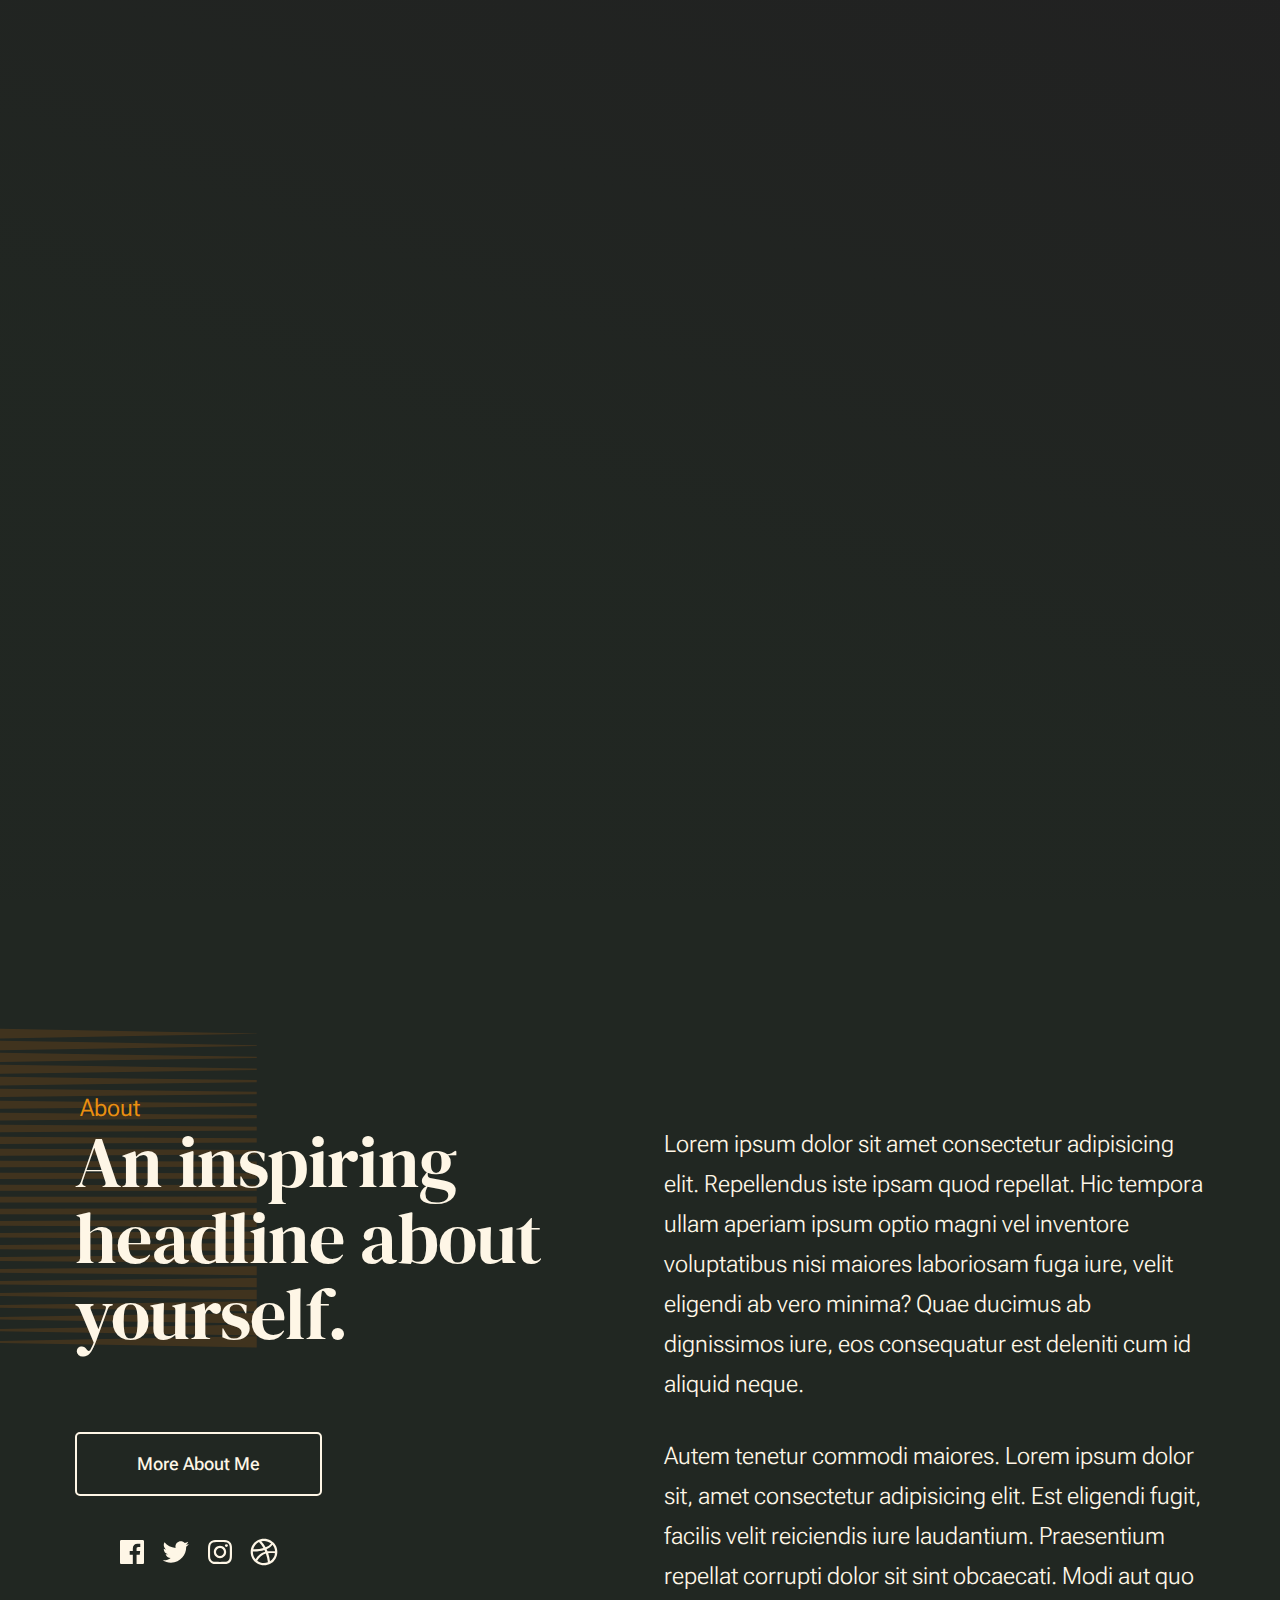
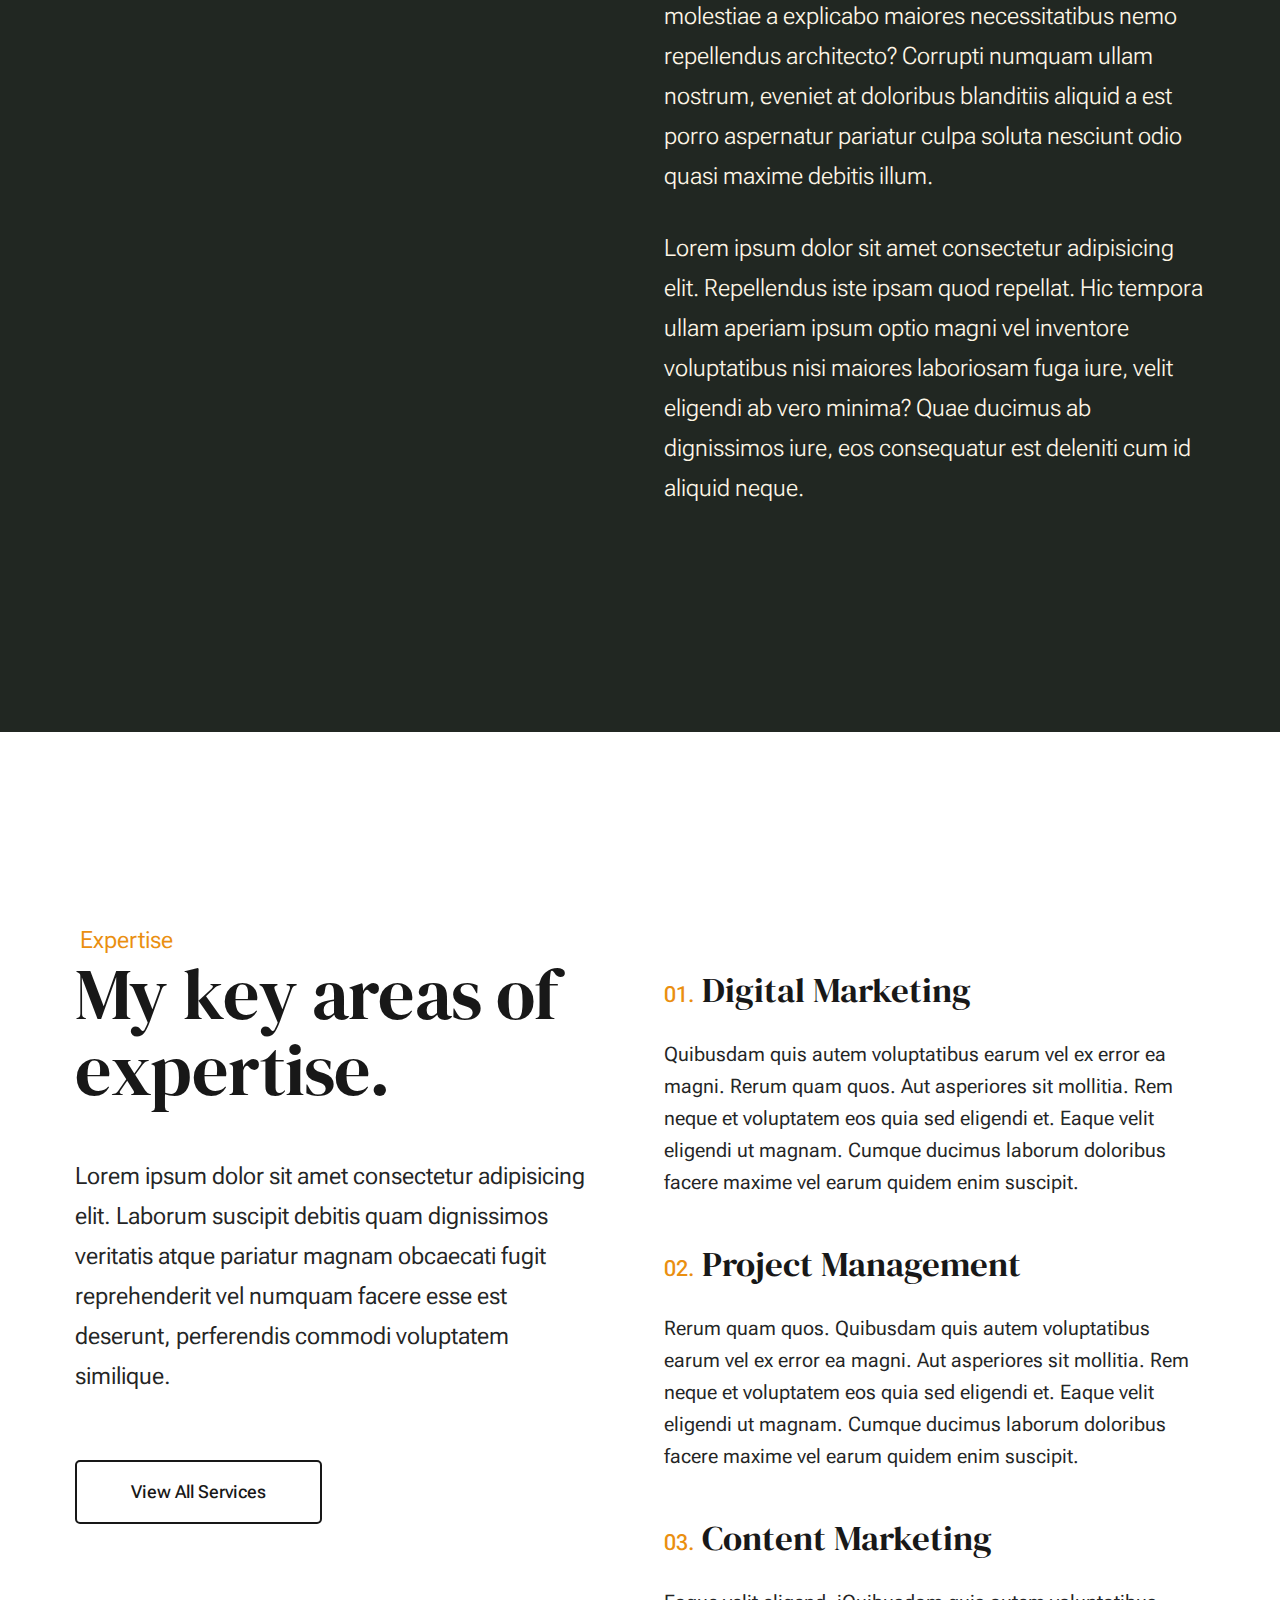
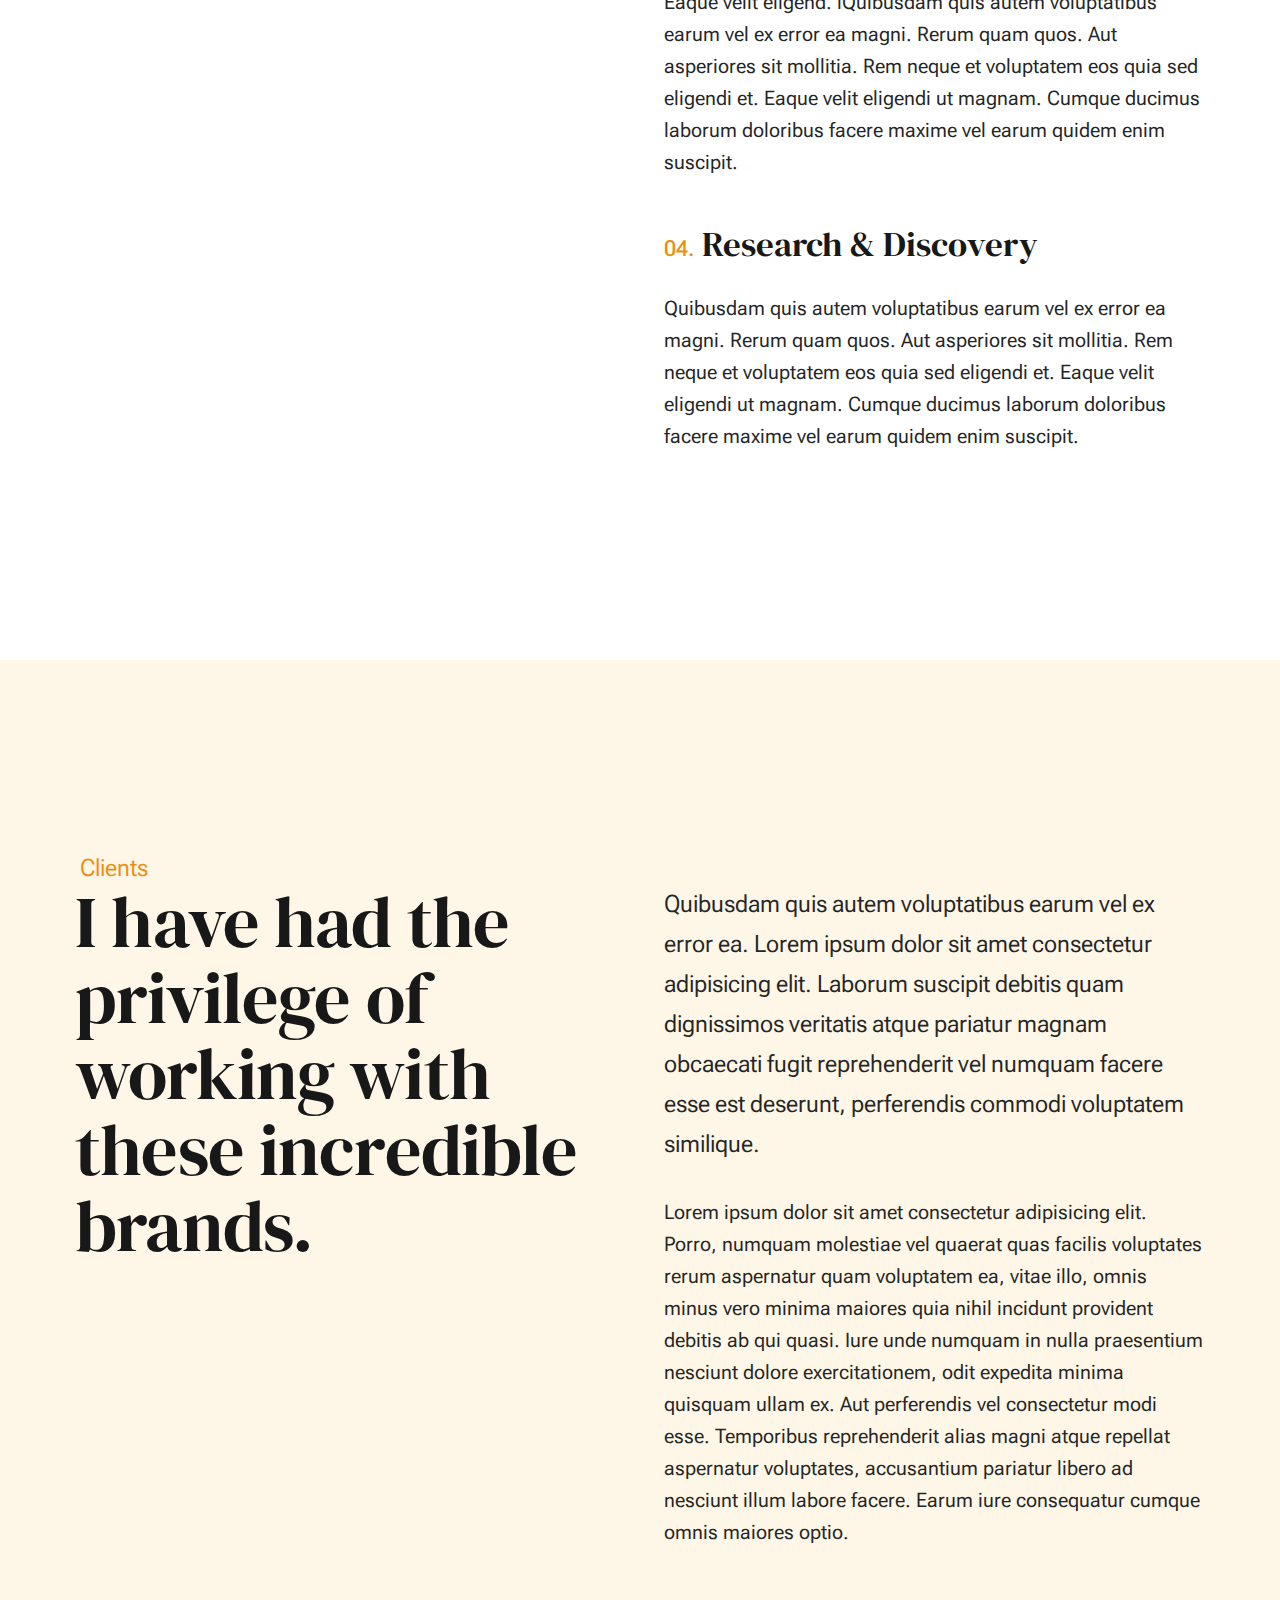
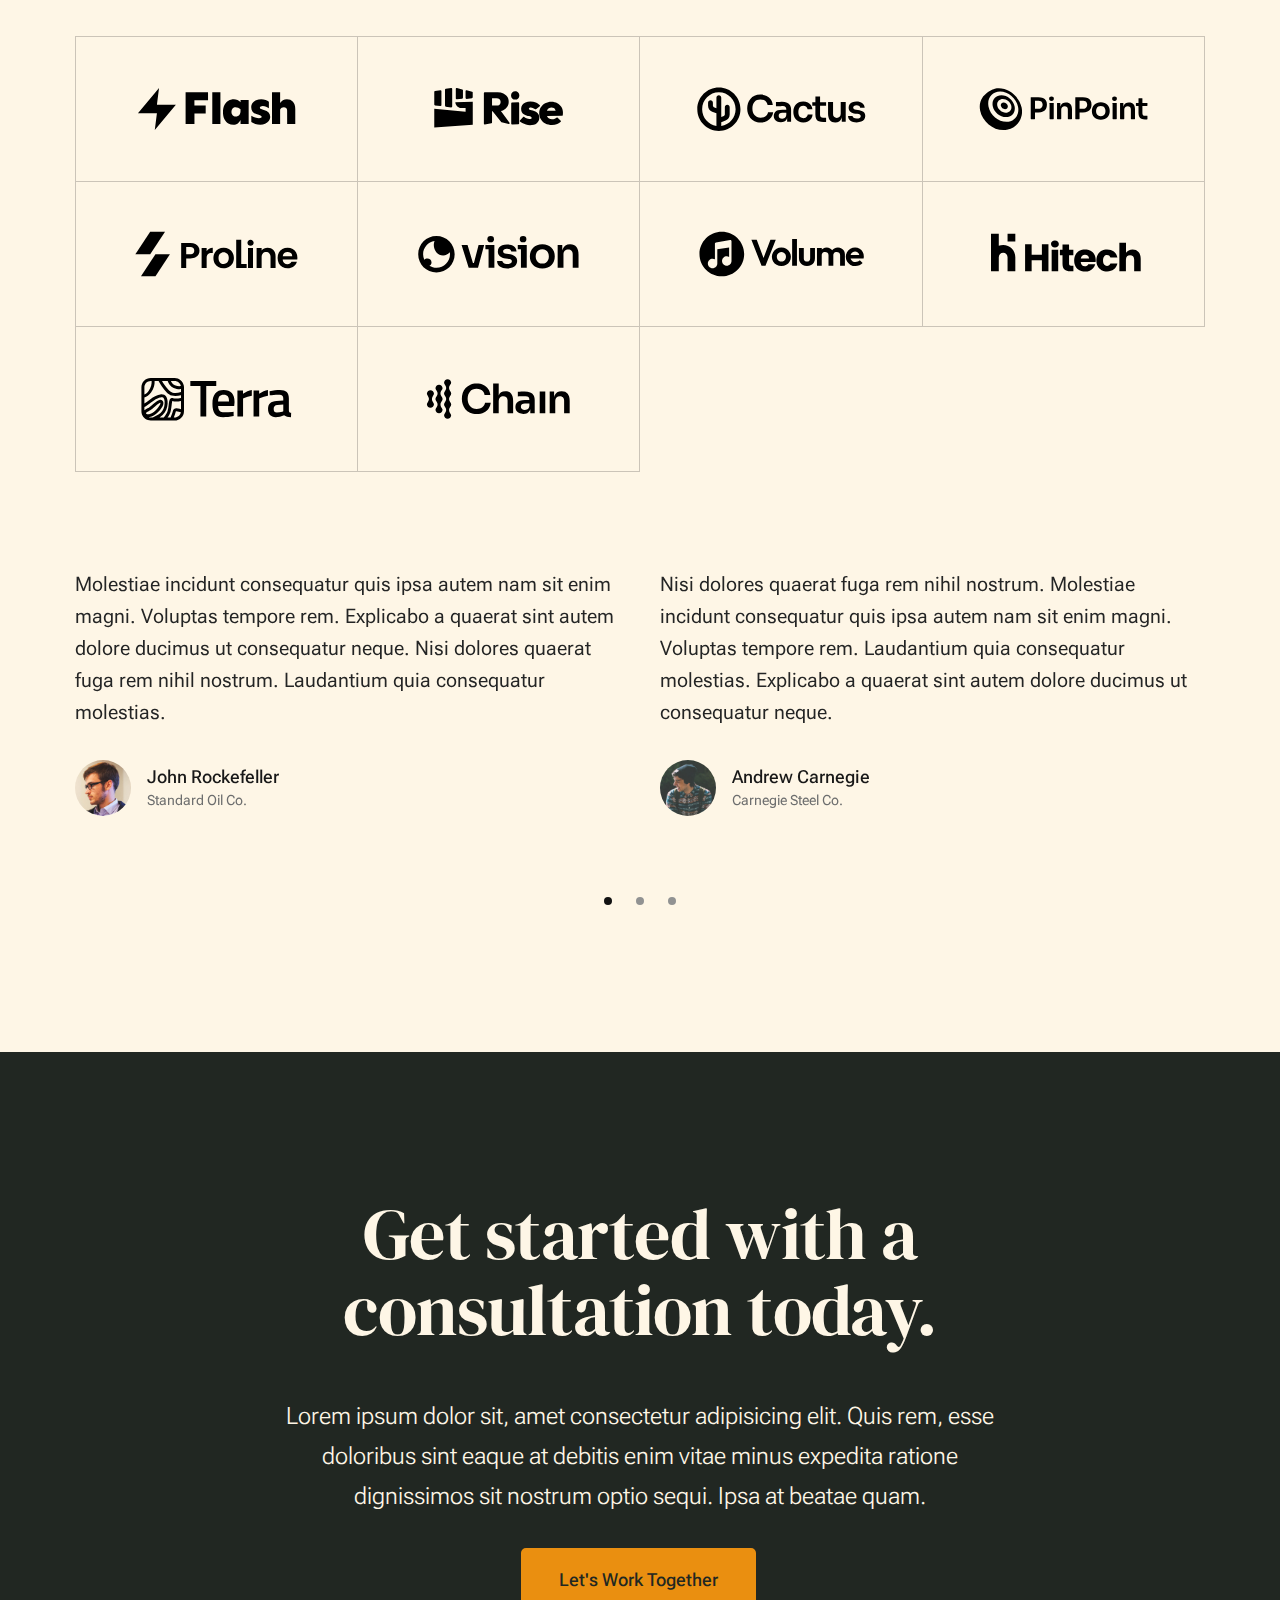
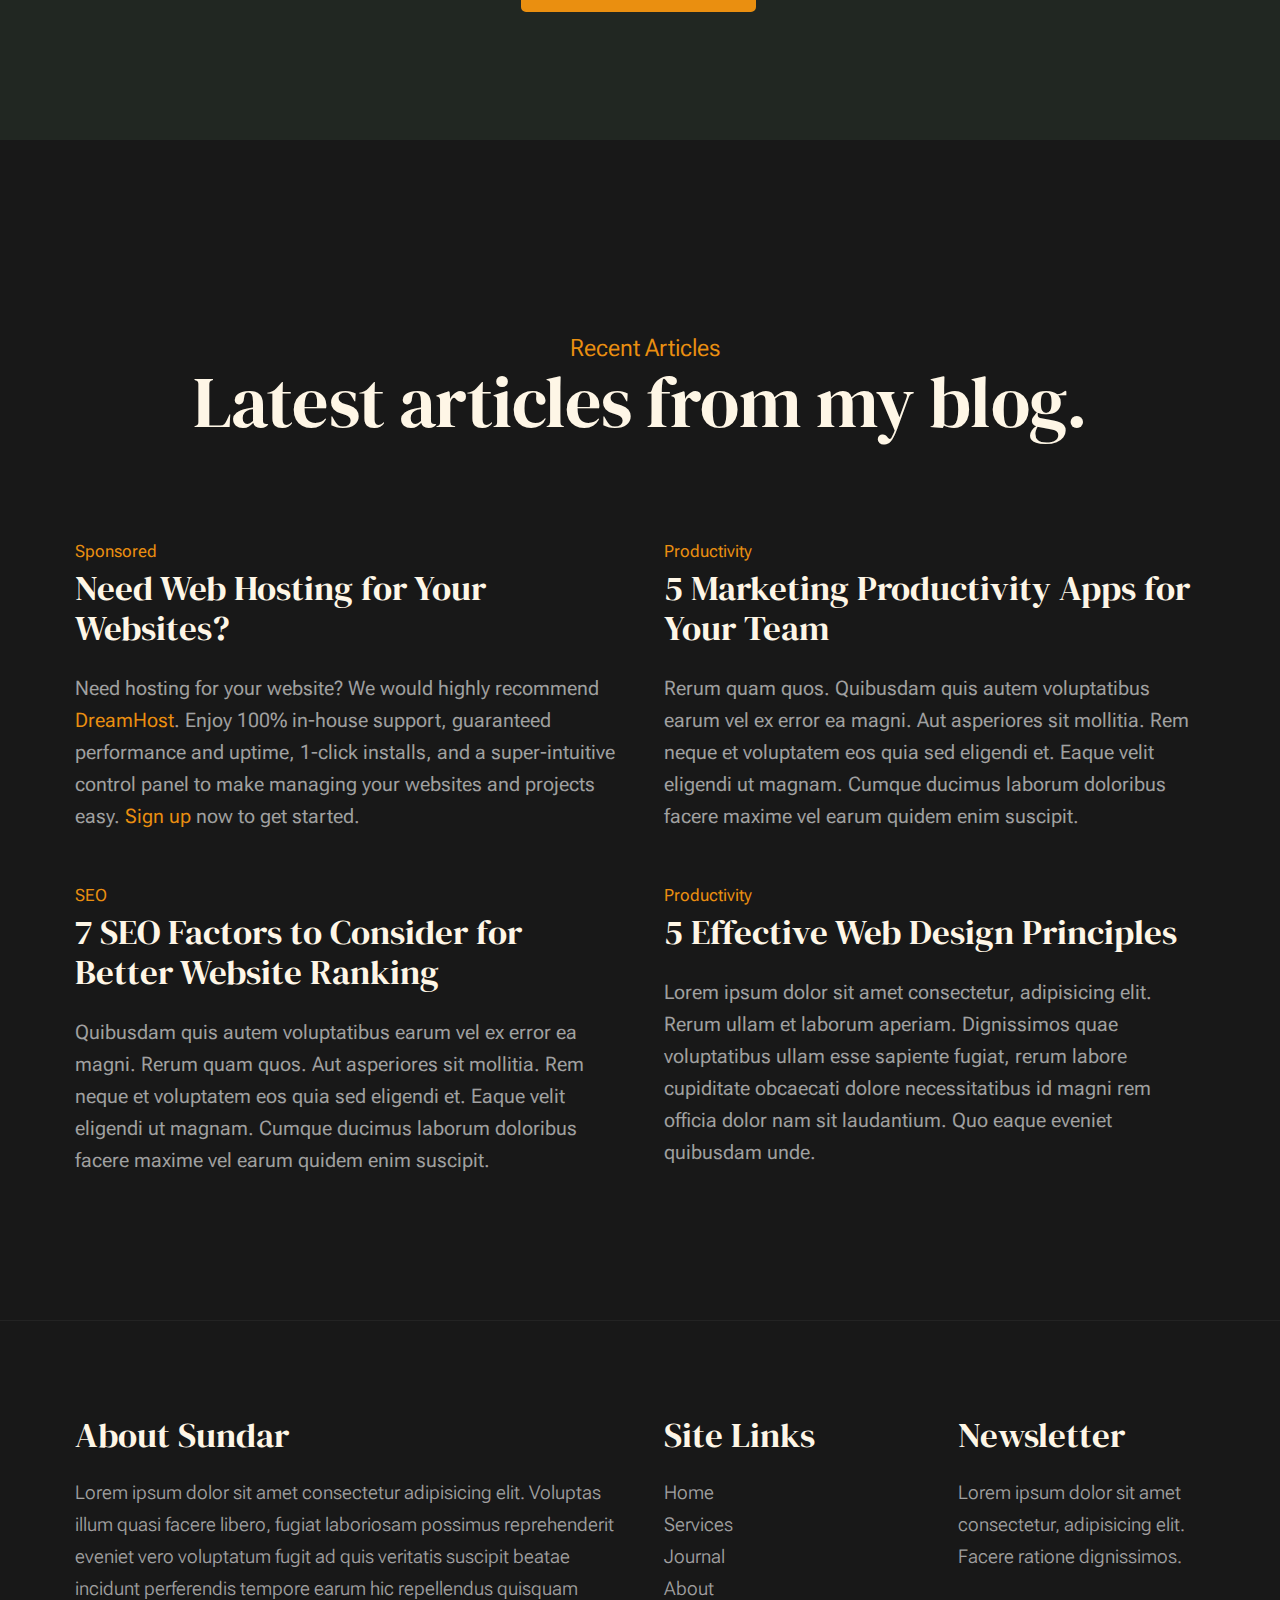
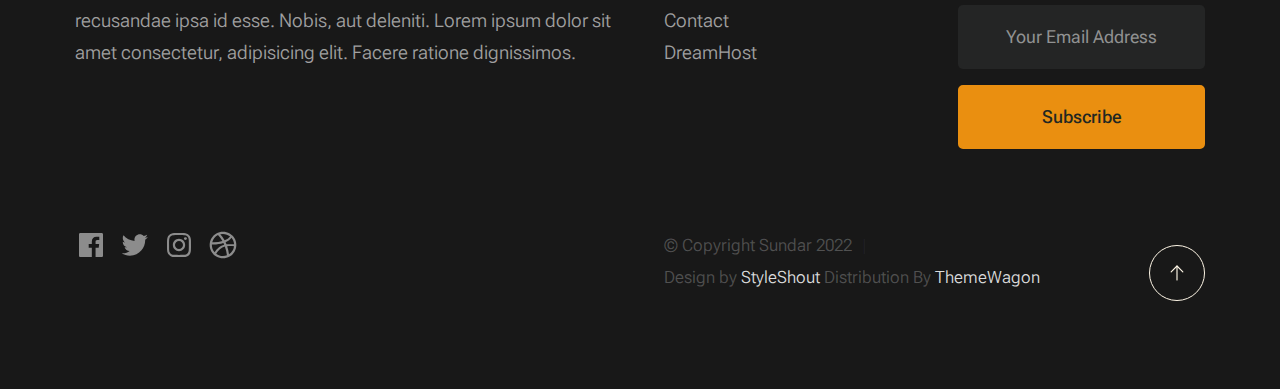
<file: index.html>
<!DOCTYPE html>
<html lang="en" class="no-js" >
<head>

    <!--- basic page needs
    ================================================== -->
    <meta charset="utf-8">
    <meta name="viewport" content="width=device-width, initial-scale=1">
    <title>Sundar</title>

    <script>
        document.documentElement.classList.remove('no-js');
        document.documentElement.classList.add('js');
    </script>

    <!-- CSS
    ================================================== -->
    <link rel="stylesheet" href="css/vendor.css">
    <link rel="stylesheet" href="css/styles.css">

    <!-- favicons
    ================================================== -->
    <link rel="apple-touch-icon" sizes="180x180" href="apple-touch-icon.png">
    <link rel="icon" type="image/png" sizes="32x32" href="favicon-32x32.png">
    <link rel="icon" type="image/png" sizes="16x16" href="favicon-16x16.png">
    <link rel="manifest" href="site.webmanifest">

</head>


<body id="top">

    
    <!-- preloader
    ================================================== -->
    <div id="preloader">
        <div id="loader" class="dots-fade">
            <div></div>
            <div></div>
            <div></div>
        </div>
    </div>


    <!-- page wrap
    ================================================== -->
    <div id="page" class="s-pagewrap ss-home">


        <!-- # site header 
        ================================================== -->
        <header class="s-header">

            <div class="row s-header__inner width-sixteen-col">

                <div class="s-header__block">
                    <div class="s-header__logo">
                        <a class="logo" href="index.html">
                            <img src="images/logo.svg" alt="Homepage">
                        </a>
                    </div>

                    <a class="s-header__menu-toggle" href="#0"><span>Menu</span></a>
                </div> <!-- end s-header__block -->

                <nav class="s-header__nav">
    
                    <ul class="s-header__menu-links">
                        <li><a href="about.html">About</a></li>
                        <li><a href="services.html">Services</a></li>
                        <li><a href="blog.html">Journal</a></li>
                        <li><a href="contact.html">Contact</a></li>
                    </ul> <!-- s-header__menu-links -->

                    <div class="s-header__contact">
                        <a href="contact.html" class="btn btn--primary s-header__contact-btn">Let's Work Together</a>                        
                    </div> <!-- s-header__contact -->
    
                </nav> <!-- end s-header__nav -->

            </div> <!-- end s-header__inner -->

        </header> <!-- end s-header -->


        <!-- # site main content
        ================================================== -->
        <section id="content" class="s-content">

            <!-- intro
            ----------------------------------------------- -->
            <section id="intro" class="s-intro">

                <div class="row s-intro__content width-sixteen-col">

                    <div class="column lg-12 s-intro__content-inner grid-block">
                        
                        <div class="s-intro__content-text">
                            <div class="s-intro__content-pretitle text-pretitle">Hello, I'm Sundar</div>
                            <h1 class="s-intro__content-title">
                            I create marketing <br>
                            strategies for your <br>
                            business that get <br>
                            results.
                            </h1>
                        </div> <!-- s-intro__content-text -->

                        <div class="s-intro__content-media"> 
                            <div class="s-intro__content-media-inner">                               
                                <img src="images/intro-bg.jpg" srcset="images/intro-bg.jpg 1x, images/intro-bg@2x.jpg 2x" alt="">
                                <div class="lines">                               
                                    <span></span>                                  
                                </div>
                            </div>
                        </div> <!-- s-intro__content-media -->                      

                        <div class="s-intro__scroll-down">
                            <a href="#about" class="smoothscroll">
                                <div class="scroll-icon">
                                    <svg xmlns="http://www.w3.org/2000/svg" viewBox="0 0 24 24" width="36" height="36" fill="none" stroke="#97b34a" stroke-width="1" stroke-linecap="round" stroke-linejoin="round">&lt;!--!  Atomicons Free 1.00 by @atisalab License - https://atomicons.com/license/ (Icons: CC BY 4.0) Copyright 2021 Atomicons --&gt;<polyline points="7 13 12 18 17 13"></polyline><line x1="12" y1="18" x2="12" y2="6"></line></svg>
                                </div>
                                <span>Scroll for more</span>
                            </a>
                        </div> <!-- s-intro__scroll-down -->
                        
                    </div> <!-- s-intro__content-inner -->

                </div> <!-- s-intro__content -->

            </section> <!-- end s-intro -->

            <!-- about
            ----------------------------------------------- -->
            <section id="about" class="s-about target-section">

                <div class="row s-about__content width-sixteen-col">
                    <div class="column grid-block grid-section-split">

                        <img src="images/geometric_shape.svg" alt="" class="s-about__content-imgbg">

                        <div class="section-header grid-section-split__header">
                            <div class="text-pretitle">About</div>                           
                            <h2 class="text-display-title">
                            An inspiring headline about yourself.
                            </h2>                           
                        </div> <!-- end section-header -->

                        <div class="s-about__content-main grid-section-split__primary">
                            <p class="attention-getter">
                            Lorem ipsum dolor sit amet consectetur adipisicing elit. 
                            Repellendus iste ipsam quod repellat. Hic tempora ullam aperiam 
                            ipsum optio magni vel inventore voluptatibus nisi maiores laboriosam 
                            fuga iure, velit eligendi ab vero minima? Quae ducimus ab dignissimos 
                            iure, eos consequatur est deleniti cum id aliquid neque.
                            </p>

                            <p class="attention-getter">
                            Autem tenetur commodi maiores. Lorem ipsum dolor sit, amet consectetur adipisicing elit.  
                            Est eligendi fugit, facilis velit reiciendis iure laudantium. Praesentium repellat 
                            corrupti dolor sit sint obcaecati. Modi aut quo molestiae a explicabo maiores necessitatibus 
                            nemo repellendus architecto? Corrupti numquam ullam nostrum, eveniet at doloribus blanditiis 
                            aliquid a est porro aspernatur pariatur culpa soluta nesciunt odio quasi maxime debitis illum.
                            </p>

                            <p class="attention-getter">
                            Lorem ipsum dolor sit amet consectetur adipisicing elit. 
                            Repellendus iste ipsam quod repellat. Hic tempora ullam aperiam 
                            ipsum optio magni vel inventore voluptatibus nisi maiores laboriosam 
                            fuga iure, velit eligendi ab vero minima? Quae ducimus ab dignissimos 
                            iure, eos consequatur est deleniti cum id aliquid neque.
                            </p>
                        </div> <!-- end s-about__content-main -->

                        <div class="s-about__content-btn grid-section-split__bottom">
                            <a href="about.html" class="btn btn--stroke u-fullwidth">More About Me</a>

                            <ul class="s-about__social social-list">
                                <li>
                                    <a href="#0">
                                        <svg xmlns="http://www.w3.org/2000/svg" width="24" height="24" viewBox="0 0 24 24" style="fill:rgba(0, 0, 0, 1);transform:-ms-filter"><path d="M20,3H4C3.447,3,3,3.448,3,4v16c0,0.552,0.447,1,1,1h8.615v-6.96h-2.338v-2.725h2.338v-2c0-2.325,1.42-3.592,3.5-3.592 c0.699-0.002,1.399,0.034,2.095,0.107v2.42h-1.435c-1.128,0-1.348,0.538-1.348,1.325v1.735h2.697l-0.35,2.725h-2.348V21H20 c0.553,0,1-0.448,1-1V4C21,3.448,20.553,3,20,3z"></path></svg>
                                        <span class="u-screen-reader-text">Facebook</span>
                                    </a>
                                </li>
                                <li>
                                    <a href="#0">
                                        <svg xmlns="http://www.w3.org/2000/svg" width="24" height="24" viewBox="0 0 24 24" style="fill:rgba(0, 0, 0, 1);transform:-ms-filter"><path d="M19.633,7.997c0.013,0.175,0.013,0.349,0.013,0.523c0,5.325-4.053,11.461-11.46,11.461c-2.282,0-4.402-0.661-6.186-1.809 c0.324,0.037,0.636,0.05,0.973,0.05c1.883,0,3.616-0.636,5.001-1.721c-1.771-0.037-3.255-1.197-3.767-2.793 c0.249,0.037,0.499,0.062,0.761,0.062c0.361,0,0.724-0.05,1.061-0.137c-1.847-0.374-3.23-1.995-3.23-3.953v-0.05 c0.537,0.299,1.16,0.486,1.82,0.511C3.534,9.419,2.823,8.184,2.823,6.787c0-0.748,0.199-1.434,0.548-2.032 c1.983,2.443,4.964,4.04,8.306,4.215c-0.062-0.3-0.1-0.611-0.1-0.923c0-2.22,1.796-4.028,4.028-4.028 c1.16,0,2.207,0.486,2.943,1.272c0.91-0.175,1.782-0.512,2.556-0.973c-0.299,0.935-0.936,1.721-1.771,2.22 c0.811-0.088,1.597-0.312,2.319-0.624C21.104,6.712,20.419,7.423,19.633,7.997z"></path></svg>
                                        <span class="u-screen-reader-text">Twitter</span>
                                    </a>
                                </li>
                                <li>
                                    <a href="#0">
                                        <svg xmlns="http://www.w3.org/2000/svg" width="24" height="24" viewBox="0 0 24 24" style="fill:rgba(0, 0, 0, 1);transform:-ms-filter"><path d="M11.999,7.377c-2.554,0-4.623,2.07-4.623,4.623c0,2.554,2.069,4.624,4.623,4.624c2.552,0,4.623-2.07,4.623-4.624 C16.622,9.447,14.551,7.377,11.999,7.377L11.999,7.377z M11.999,15.004c-1.659,0-3.004-1.345-3.004-3.003 c0-1.659,1.345-3.003,3.004-3.003s3.002,1.344,3.002,3.003C15.001,13.659,13.658,15.004,11.999,15.004L11.999,15.004z"></path><circle cx="16.806" cy="7.207" r="1.078"></circle><path d="M20.533,6.111c-0.469-1.209-1.424-2.165-2.633-2.632c-0.699-0.263-1.438-0.404-2.186-0.42 c-0.963-0.042-1.268-0.054-3.71-0.054s-2.755,0-3.71,0.054C7.548,3.074,6.809,3.215,6.11,3.479C4.9,3.946,3.945,4.902,3.477,6.111 c-0.263,0.7-0.404,1.438-0.419,2.186c-0.043,0.962-0.056,1.267-0.056,3.71c0,2.442,0,2.753,0.056,3.71 c0.015,0.748,0.156,1.486,0.419,2.187c0.469,1.208,1.424,2.164,2.634,2.632c0.696,0.272,1.435,0.426,2.185,0.45 c0.963,0.042,1.268,0.055,3.71,0.055s2.755,0,3.71-0.055c0.747-0.015,1.486-0.157,2.186-0.419c1.209-0.469,2.164-1.424,2.633-2.633 c0.263-0.7,0.404-1.438,0.419-2.186c0.043-0.962,0.056-1.267,0.056-3.71s0-2.753-0.056-3.71C20.941,7.57,20.801,6.819,20.533,6.111z M19.315,15.643c-0.007,0.576-0.111,1.147-0.311,1.688c-0.305,0.787-0.926,1.409-1.712,1.711c-0.535,0.199-1.099,0.303-1.67,0.311 c-0.95,0.044-1.218,0.055-3.654,0.055c-2.438,0-2.687,0-3.655-0.055c-0.569-0.007-1.135-0.112-1.669-0.311 c-0.789-0.301-1.414-0.923-1.719-1.711c-0.196-0.534-0.302-1.099-0.311-1.669c-0.043-0.95-0.053-1.218-0.053-3.654 c0-2.437,0-2.686,0.053-3.655c0.007-0.576,0.111-1.146,0.311-1.687c0.305-0.789,0.93-1.41,1.719-1.712 c0.534-0.198,1.1-0.303,1.669-0.311c0.951-0.043,1.218-0.055,3.655-0.055c2.437,0,2.687,0,3.654,0.055 c0.571,0.007,1.135,0.112,1.67,0.311c0.786,0.303,1.407,0.925,1.712,1.712c0.196,0.534,0.302,1.099,0.311,1.669 c0.043,0.951,0.054,1.218,0.054,3.655c0,2.436,0,2.698-0.043,3.654H19.315z"></path></svg>
                                        <span class="u-screen-reader-text">Instagram</span>
                                    </a>
                                </li>
                                <li>
                                    <a href="#0">
                                        <svg xmlns="http://www.w3.org/2000/svg" width="24" height="24" viewBox="0 0 24 24" style="fill: rgba(0, 0, 0, 1);transform: msFilter"><path d="M20.66 6.98a9.932 9.932 0 0 0-3.641-3.64C15.486 2.447 13.813 2 12 2s-3.486.447-5.02 1.34c-1.533.893-2.747 2.107-3.64 3.64S2 10.187 2 12s.446 3.487 1.34 5.02a9.924 9.924 0 0 0 3.641 3.64C8.514 21.553 10.187 22 12 22s3.486-.447 5.02-1.34a9.932 9.932 0 0 0 3.641-3.64C21.554 15.487 22 13.813 22 12s-.446-3.487-1.34-5.02zM12 3.66c2 0 3.772.64 5.32 1.919-.92 1.174-2.286 2.14-4.1 2.9-1.002-1.813-2.088-3.327-3.261-4.54A7.715 7.715 0 0 1 12 3.66zM5.51 6.8a8.116 8.116 0 0 1 2.711-2.22c1.212 1.201 2.325 2.7 3.34 4.5-2 .6-4.114.9-6.341.9-.573 0-1.006-.013-1.3-.04A8.549 8.549 0 0 1 5.51 6.8zM3.66 12c0-.054.003-.12.01-.2.007-.08.01-.146.01-.2.254.014.641.02 1.161.02 2.666 0 5.146-.367 7.439-1.1.187.373.381.793.58 1.26-1.32.293-2.674 1.006-4.061 2.14S6.4 16.247 5.76 17.5c-1.4-1.587-2.1-3.42-2.1-5.5zM12 20.34c-1.894 0-3.594-.587-5.101-1.759.601-1.187 1.524-2.322 2.771-3.401 1.246-1.08 2.483-1.753 3.71-2.02a29.441 29.441 0 0 1 1.56 6.62 8.166 8.166 0 0 1-2.94.56zm7.08-3.96a8.351 8.351 0 0 1-2.58 2.621c-.24-2.08-.7-4.107-1.379-6.081.932-.066 1.765-.1 2.5-.1.799 0 1.686.034 2.659.1a8.098 8.098 0 0 1-1.2 3.46zm-1.24-5c-1.16 0-2.233.047-3.22.14a27.053 27.053 0 0 0-.68-1.62c2.066-.906 3.532-2.006 4.399-3.3 1.2 1.414 1.854 3.027 1.96 4.84-.812-.04-1.632-.06-2.459-.06z"></path></svg>
                                        <span class="u-screen-reader-text">Dribbble</span>
                                    </a>
                                </li>
                            </ul> <!-- end s-footer__social -->
                        </div> <!-- end s-about__content-btn -->
                    
                    </div> <!-- content-inner -->
                </div>
                
            </section> <!-- end s-about -->

            <!-- expertise
            ----------------------------------------------- -->
            <section id="expertise" class="s-expertise">

                <div class="row s-expertise__content width-sixteen-col">
                    <div class="column xl-12 grid-block grid-section-split">

                        <div class="section-header grid-section-split__header">
                            <div class="text-pretitle">Expertise</div>                           
                            <h2 class="text-display-title">
                            My key areas of expertise.
                            </h2>     
                            
                            <p class="lead">
                            Lorem ipsum dolor sit amet consectetur adipisicing elit. Laborum suscipit debitis quam dignissimos veritatis atque pariatur magnam obcaecati fugit reprehenderit vel numquam facere esse est deserunt, perferendis commodi voluptatem similique.
                            </p>
                        </div> <!-- end section-header -->

                        <div class="s-expertise__content-main grid-section-split__primary">

                            <div class="grid-list-items list-items show-ctr">
                                <div class="grid-list-items__item list-items__item">
                                    <div class="grid-list-items__title list-items__item-header">
                                        <h3 class="list-items__item-title">Digital Marketing</h3>
                                    </div>
                                    <div class="grid-list-items__text list-items__item-text">
                                        <p>
                                        Quibusdam quis autem voluptatibus earum vel ex error ea magni. Rerum quam quos. Aut asperiores 
                                        sit mollitia. Rem neque et voluptatem eos quia sed eligendi et. Eaque velit eligendi ut 
                                        magnam. Cumque ducimus laborum doloribus facere maxime vel earum quidem enim suscipit.
                                        </p>
                                    </div>
                                </div> <!-- list-item -->
                                <div class="grid-list-items__item list-items__item">
                                    <div class="grid-list-items__title list-items__item-header">
                                        <h3 class="list-items__item-title">Project Management</h3>
                                    </div>
                                    <div class="grid-list-items__text list-items__item-text">
                                        <p>
                                        Rerum quam quos. Quibusdam quis autem voluptatibus earum vel ex error ea magni. Aut asperiores 
                                        sit mollitia. Rem neque et voluptatem eos quia sed eligendi et. Eaque velit eligendi ut 
                                        magnam. Cumque ducimus laborum doloribus facere maxime vel earum quidem enim suscipit.
                                        </p>
                                    </div>
                                </div> <!-- list-expertise__item -->
                                <div class="grid-list-items__item list-items__item">
                                    <div class="grid-list-items__title list-items__item-header">
                                        <h3 class="list-items__item-title">Content Marketing</h3>
                                    </div>
                                    <div class="grid-list-items__text list-items__item-text">
                                        <p>
                                        Eaque velit eligend. iQuibusdam quis autem voluptatibus earum vel ex error ea magni. 
                                        Rerum quam quos. Aut asperiores sit mollitia. Rem neque et voluptatem eos quia sed eligendi et. 
                                        Eaque velit eligendi ut magnam. Cumque ducimus laborum doloribus facere maxime vel earum quidem enim suscipit.
                                        </p>
                                    </div>
                                </div> <!-- list-expertise__item -->
                                <div class="grid-list-items__item list-items__item">
                                    <div class="grid-list-items__title list-items__item-header">
                                        <h3 class="list-items__item-title">Research & Discovery</h3>
                                    </div>
                                    <div class="grid-list-items__text list-items__item-text">
                                        <p>
                                        Quibusdam quis autem voluptatibus earum vel ex error ea magni. Rerum quam quos. Aut asperiores 
                                        sit mollitia. Rem neque et voluptatem eos quia sed eligendi et. Eaque velit eligendi ut 
                                        magnam. Cumque ducimus laborum doloribus facere maxime vel earum quidem enim suscipit.
                                        </p>
                                    </div>
                                </div> <!-- list-expertise__item -->

                            </div> <!-- grid-list-items -->
                        </div> <!-- end s-expertise__content-main -->

                        <div class="s-expertise__content-btn grid-section-split__bottom">
                            <a href="services.html" class="btn btn--stroke u-fullwidth">View All Services</a>
                        </div> <!-- end s-about__content-btn -->

                    </div> <!-- end grid-block-->
                </div> <!-- end s-expertise__content -->

            </section> <!-- end s-expertise -->

            <!-- clients
            ----------------------------------------------- -->
            <section id="clients" class="s-clients">          

                <div class="row s-clients__content-block width-sixteen-col">
                    <div class="column xl-12 grid-block grid-section-split">
                    
                        <div class="section-header grid-section-split__header">
                            <div class="text-pretitle">Clients</div>                           
                            <h2 class="text-display-title">
                            I have had the privilege of working with these incredible brands.
                            </h2>       
                        </div> <!-- end section-header -->
                    
                        <div class="grid-section-split__primary">
                            <p class="lead">
                            Quibusdam quis autem voluptatibus earum vel ex error ea. Lorem ipsum dolor sit amet consectetur 
                            adipisicing elit. Laborum suscipit debitis quam dignissimos veritatis atque pariatur magnam 
                            obcaecati fugit reprehenderit vel numquam facere esse est deserunt, perferendis commodi voluptatem similique.
                            </p>   

                            <p>
                            Lorem ipsum dolor sit amet consectetur adipisicing elit. Porro, numquam molestiae vel quaerat quas 
                            facilis voluptates rerum aspernatur quam voluptatem ea, vitae illo, omnis minus vero minima maiores 
                            quia nihil incidunt provident debitis ab qui quasi. Iure unde numquam in nulla praesentium nesciunt 
                            dolore exercitationem, odit expedita minima quisquam ullam ex. Aut perferendis vel consectetur modi esse.
                            Temporibus reprehenderit alias magni atque repellat aspernatur voluptates, accusantium pariatur libero ad 
                            nesciunt illum labore facere. Earum iure consequatur cumque omnis maiores optio.
                            </p>
                        </div> <!-- end grid-section-split__primary -->
                    
                    </div> <!-- end column -->
                </div> <!-- end row -->

                <div class="row s-clients__content-block width-sixteen-col">
                    <div class="column xl-12">
                    
                        <div class="clients-list">                            
                            <div class="clients-list__item">
                                <a href="#0">
                                    <img src="images/clients/flash.svg" alt="">
                                </a>
                            </div>
                            <div class="clients-list__item">
                                <a href="#0">
                                    <img src="images/clients/rise.svg" alt="">
                                </a>
                            </div>
                            <div class="clients-list__item">
                                <a href="#0">
                                    <img src="images/clients/cactus.svg" alt="">
                                </a>
                            </div>
                            <div class="clients-list__item">
                                <a href="#0">
                                    <img src="images/clients/pinpoint.svg" alt="">
                                </a>
                            </div>
                            <div class="clients-list__item">
                                <a href="#0">
                                    <img src="images/clients/proline.svg" alt="">
                                </a>
                            </div>
                            <div class="clients-list__item">
                                <a href="#0">
                                    <img src="images/clients/vision.svg" alt="">
                                </a>
                            </div>
                            <div class="column clients-list__item">
                                <a href="#0">
                                    <img src="images/clients/volume.svg" alt="">
                                </a>
                            </div>
                            <div class="column clients-list__item">
                                <a href="#0">
                                    <img src="images/clients/hitech.svg" alt="">
                                </a>
                            </div><div class="clients-list__item">
                                <a href="#0">
                                    <img src="images/clients/terra.svg" alt="">
                                </a>
                            </div>
                            <div class="clients-list__item">
                                <a href="#0">
                                    <img src="images/clients/chain.svg" alt="">
                                </a>
                            </div>
                        </div> <!-- end clients-list -->

                    </div> <!-- end column -->
                </div> <!-- end row -->
                                
                <div class="row s-clients__content-block width-sixteen-col">
                    <div class="column xl-12 testimonials">
                    
                        <div class="swiper-container testimonials__slider home-slider">

                            <div class="swiper-wrapper">
                                <div class="testimonials__slide swiper-slide">
                                    <p>
                                    Molestiae incidunt consequatur quis ipsa autem nam sit enim magni. Voluptas tempore rem. 
                                    Explicabo a quaerat sint autem dolore ducimus ut consequatur neque. Nisi dolores quaerat fuga rem nihil nostrum.
                                    Laudantium quia consequatur molestias.
                                    </p>
                                    <div class="testimonials__author">
                                        <img src="images/avatars/user-01.jpg" alt="Author image" class="testimonials__avatar">
                                        <cite class="testimonials__cite">
                                            <strong>John Rockefeller</strong>
                                            <span>Standard Oil Co.</span>
                                        </cite>
                                    </div>
                                </div>
                                <div class="testimonials__slide swiper-slide">
                                    <p>
                                    Nisi dolores quaerat fuga rem nihil nostrum. Molestiae incidunt consequatur quis ipsa autem nam sit enim magni. 
                                    Voluptas tempore rem. Laudantium quia consequatur molestias.
                                    Explicabo a quaerat sint autem dolore ducimus ut consequatur neque.
                                    </p>
                                    <div class="testimonials__author">
                                        <img src="images/avatars/user-04.jpg" alt="Author image" class="testimonials__avatar">
                                        <cite class="testimonials__cite">
                                            <strong>Andrew Carnegie</strong>
                                            <span>Carnegie Steel Co.</span>
                                        </cite>
                                    </div>
                                </div>
                                <div class="testimonials__slide swiper-slide">
                                    <p>
                                    Voluptas tempore rem. Molestiae incidunt consequatur quis ipsa autem nam sit enim magni.  
                                    Explicabo a quaerat sint autem dolore ducimus ut consequatur neque. 
                                    Nisi dolores quaerat fuga rem nihil nostrum. Laudantium quia consequatur molestias.
                                    </p>
                                    <div class="testimonials__author">
                                        <img src="images/avatars/user-06.jpg" alt="Author image" class="testimonials__avatar">
                                        <cite class="testimonials__cite">
                                            <strong>Henry Ford</strong>
                                            <span>Ford Motor Co.</span>
                                        </cite>
                                    </div>
                                </div>
                                <div class="testimonials__slide swiper-slide">
                                    <p>
                                    Molestiae incidunt consequatur quis ipsa autem nam sit enim magni. Voluptas tempore rem. 
                                    Explicabo a quaerat sint autem dolore ducimus ut consequatur neque. Nisi dolores quaerat fuga rem nihil nostrum.
                                    Laudantium quia consequatur molestias.
                                    </p>
                                    <div class="testimonials__author">
                                        <img src="images/avatars/user-02.jpg" alt="Author image" class="testimonials__avatar">
                                        <cite class="testimonials__cite">
                                            <strong>John Morgan</strong>
                                            <span>JP Morgan & Co.</span>
                                        </cite>
                                    </div>
                                </div> 
                            </div> <!-- end swiper-wrapper --> 

                            <div class="swiper-pagination"></div>

                        </div> <!--end testimonials__slider -->                    
                    
                    </div> <!-- end column -->
                </div> <!-- end row -->


            </section> <!-- end s-clients -->            

        </section> <!-- s-content-->

        <!-- # cta
        ================================================== -->
        <section id="cta" class="s-cta">

            <div class="row row-x-center text-center">
                <div class="column xl-8 lg-12">

                    <div class="s-cta__content">
                        <h2 class="text-display-title">
                        Get started with a consultation today.
                        </h2>
                        <p class="lead">
                        Lorem ipsum dolor sit, amet consectetur adipisicing elit. Quis rem, esse doloribus sint eaque at debitis enim vitae minus expedita ratione dignissimos sit nostrum optio sequi. Ipsa at beatae quam.
                        </p>
                        <a href="contact.html" class="btn btn--primary">Let's Work Together</a>
                    </div>

                </div>
            </div>

        </section> <!-- end s-cta -->

        <!-- # journal
        ================================================== -->
        <section id="journal" class="s-journal">

            <div class="row s-journal__content width-sixteen-col">
                <div class="column xl-12 grid-block">

                    <div class="grid-full section-header text-center">
                        <div class="text-pretitle">Recent Articles</div>                           
                        <h2 class="text-display-title">
                        Latest articles from my blog.
                        </h2>  
                    </div> <!-- end section-header --> 

                    <div class="grid-full s-journal__content-main grid-list-items">

                        <div class="grid-list-items__item blog-card">
                            <div class="blog-card__header">
                                <div class="blog-card__cat-links">
                                    <a href="https://www.dreamhost.com/r.cgi?287326">Sponsored</a>
                                </div>
                                <h3 class="blog-card__title"><a href="https://www.dreamhost.com/r.cgi?287326">Need Web Hosting for Your Websites?</a></h3>
                            </div>
                            <div class="blog-card__text">
                                <p>
                                Need hosting for your website? We would highly recommend <a href="https://www.dreamhost.com/r.cgi?287326">DreamHost</a>.
                                Enjoy 100% in-house support, guaranteed performance and uptime, 1-click installs, and a super-intuitive control 
                                panel to make managing your websites and projects easy. <a href="https://www.dreamhost.com/r.cgi?287326">Sign up</a> now to get started.
                                </p>
                            </div>
                        </div> <!-- end blog-card -->
                        <div class="grid-list-items__item blog-card">
                            <div class="blog-card__header">
                                <div class="blog-card__cat-links">
                                    <a href="blog.html">Productivity</a>
                                </div>
                                <h3 class="blog-card__title"><a href="single.html">5 Marketing Productivity Apps for Your Team</a></h3>
                            </div>
                            <div class="blog-card__text">
                                <p>
                                Rerum quam quos. Quibusdam quis autem voluptatibus earum vel ex error ea magni. Aut asperiores 
                                sit mollitia. Rem neque et voluptatem eos quia sed eligendi et. Eaque velit eligendi ut 
                                magnam. Cumque ducimus laborum doloribus facere maxime vel earum quidem enim suscipit.
                                </p>
                            </div>
                        </div> <!-- end blog-card -->
                        <div class="grid-list-items__item blog-card">
                            <div class="blog-card__header">
                                <div class="blog-card__cat-links">
                                    <a href="blog.html">SEO</a>
                                </div>
                                <h3 class="blog-card__title"><a href="single.html">7 SEO Factors to Consider for Better Website Ranking</a></h3>
                            </div>
                            <div class="blog-card__text">
                                <p>
                                Quibusdam quis autem voluptatibus earum vel ex error ea magni. Rerum quam quos. Aut asperiores 
                                sit mollitia. Rem neque et voluptatem eos quia sed eligendi et. Eaque velit eligendi ut 
                                magnam. Cumque ducimus laborum doloribus facere maxime vel earum quidem enim suscipit.
                                </p>
                            </div>
                        </div> <!-- end blog card -->
                        <div class="grid-list-items__item blog-card">
                            <div class="blog-card__header">
                                <div class="blog-card__cat-links">
                                    <a href="blog.html">Productivity</a>
                                </div>
                                <h3 class="blog-card__title"><a href="single.html">5 Effective Web Design Principles</a></h3>
                            </div>
                            <div class="blog-card__text">
                                <p>
                                Lorem ipsum dolor sit amet consectetur, adipisicing elit. Rerum ullam et laborum aperiam. 
                                Dignissimos quae voluptatibus ullam esse sapiente fugiat, rerum labore cupiditate obcaecati 
                                dolore necessitatibus id magni rem officia dolor nam sit laudantium. Quo eaque eveniet quibusdam unde. 
                                </p>
                            </div>
                        </div> <!-- end blog-card -->

                    </div> <!-- end grid-list-items -->

                </div> <!-- end grid-block-->
            </div> <!-- end s-journal__content -->

        </section> <!-- end s-journal -->


        <!-- # footer 
        ================================================== -->
        <footer class="s-footer">
            <div class="row s-footer__content">
                <div class="column xl-6 lg-6 md-12 s-footer__block s-footer__about">                    
                    <h3>About Sundar</h3>
                    <p>
                    Lorem ipsum dolor sit amet consectetur adipisicing elit. Voluptas illum quasi facere libero, 
                    fugiat laboriosam possimus reprehenderit eveniet vero voluptatum fugit ad quis veritatis suscipit beatae 
                    incidunt perferendis tempore earum hic repellendus quisquam recusandae ipsa id esse. Nobis, aut deleniti.
                    Lorem ipsum dolor sit amet consectetur, adipisicing elit. Facere ratione dignissimos.
                    </p>               
                </div>                
                <div class="column xl-3 lg-6 md-12 s-footer__block s-footer__site-links">
                    <h3>Site Links</h3>
                    <ul class="link-list">
                        <li><a href="index.html">Home</a></li>
                        <li><a href="services.html">Services</a></li>
                        <li><a href="blog.html">Journal</a></li>
                        <li><a href="about.html">About</a></li>
                        <li><a href="contact.html">Contact</a></li>
                        <li><a href="https://www.dreamhost.com/r.cgi?287326">DreamHost</a></li>
                    </ul>
                </div>
                <div class="column xl-3 lg-6 md-12 tab-12 s-footer__block s-footer__newsletter">
                    <h3>Newsletter</h3>

                    <p>
                    Lorem ipsum dolor sit amet consectetur, adipisicing elit. Facere ratione dignissimos.
                    </p>

                    <div class="subscribe-form">
                        <form id="mc-form" class="mc-form">
                            <input type="email" name="EMAIL" id="mce-EMAIL" class="u-fullwidth text-center" placeholder="Your Email Address" title="The domain portion of the email address is invalid (the portion after the @)." pattern="^([^\x00-\x20\x22\x28\x29\x2c\x2e\x3a-\x3c\x3e\x40\x5b-\x5d\x7f-\xff]+|\x22([^\x0d\x22\x5c\x80-\xff]|\x5c[\x00-\x7f])*\x22)(\x2e([^\x00-\x20\x22\x28\x29\x2c\x2e\x3a-\x3c\x3e\x40\x5b-\x5d\x7f-\xff]+|\x22([^\x0d\x22\x5c\x80-\xff]|\x5c[\x00-\x7f])*\x22))*\x40([^\x00-\x20\x22\x28\x29\x2c\x2e\x3a-\x3c\x3e\x40\x5b-\x5d\x7f-\xff]+|\x5b([^\x0d\x5b-\x5d\x80-\xff]|\x5c[\x00-\x7f])*\x5d)(\x2e([^\x00-\x20\x22\x28\x29\x2c\x2e\x3a-\x3c\x3e\x40\x5b-\x5d\x7f-\xff]+|\x5b([^\x0d\x5b-\x5d\x80-\xff]|\x5c[\x00-\x7f])*\x5d))*(\.\w{2,})+$" required>
                            <input type="submit" name="subscribe" value="Subscribe" class="btn btn--primary btn--small u-fullwidth">
                            <!-- <div style="position: absolute; left: -5000px;" aria-hidden="true"><input type="text" name="b_cdb7b577e41181934ed6a6a44_9a91cfe7b3" tabindex="-1" value=""></div> -->
                            <div class="mc-status"></div>
                        </form>
                    </div>
                </div>
            </div>    
            
            <div class="row s-footer__bottom">
                <div class="column xl-6 lg-12">
                    <ul class="s-footer__social social-list">
                        <li>
                            <a href="#0">
                                <svg xmlns="http://www.w3.org/2000/svg" width="24" height="24" viewBox="0 0 24 24" style="fill:rgba(0, 0, 0, 1);transform:-ms-filter"><path d="M20,3H4C3.447,3,3,3.448,3,4v16c0,0.552,0.447,1,1,1h8.615v-6.96h-2.338v-2.725h2.338v-2c0-2.325,1.42-3.592,3.5-3.592 c0.699-0.002,1.399,0.034,2.095,0.107v2.42h-1.435c-1.128,0-1.348,0.538-1.348,1.325v1.735h2.697l-0.35,2.725h-2.348V21H20 c0.553,0,1-0.448,1-1V4C21,3.448,20.553,3,20,3z"></path></svg>
                                <span class="u-screen-reader-text">Facebook</span>
                            </a>
                        </li>
                        <li>
                            <a href="#0">
                                <svg xmlns="http://www.w3.org/2000/svg" width="24" height="24" viewBox="0 0 24 24" style="fill:rgba(0, 0, 0, 1);transform:-ms-filter"><path d="M19.633,7.997c0.013,0.175,0.013,0.349,0.013,0.523c0,5.325-4.053,11.461-11.46,11.461c-2.282,0-4.402-0.661-6.186-1.809 c0.324,0.037,0.636,0.05,0.973,0.05c1.883,0,3.616-0.636,5.001-1.721c-1.771-0.037-3.255-1.197-3.767-2.793 c0.249,0.037,0.499,0.062,0.761,0.062c0.361,0,0.724-0.05,1.061-0.137c-1.847-0.374-3.23-1.995-3.23-3.953v-0.05 c0.537,0.299,1.16,0.486,1.82,0.511C3.534,9.419,2.823,8.184,2.823,6.787c0-0.748,0.199-1.434,0.548-2.032 c1.983,2.443,4.964,4.04,8.306,4.215c-0.062-0.3-0.1-0.611-0.1-0.923c0-2.22,1.796-4.028,4.028-4.028 c1.16,0,2.207,0.486,2.943,1.272c0.91-0.175,1.782-0.512,2.556-0.973c-0.299,0.935-0.936,1.721-1.771,2.22 c0.811-0.088,1.597-0.312,2.319-0.624C21.104,6.712,20.419,7.423,19.633,7.997z"></path></svg>
                                <span class="u-screen-reader-text">Twitter</span>
                            </a>
                        </li>
                        <li>
                            <a href="#0">
                                <svg xmlns="http://www.w3.org/2000/svg" width="24" height="24" viewBox="0 0 24 24" style="fill:rgba(0, 0, 0, 1);transform:-ms-filter"><path d="M11.999,7.377c-2.554,0-4.623,2.07-4.623,4.623c0,2.554,2.069,4.624,4.623,4.624c2.552,0,4.623-2.07,4.623-4.624 C16.622,9.447,14.551,7.377,11.999,7.377L11.999,7.377z M11.999,15.004c-1.659,0-3.004-1.345-3.004-3.003 c0-1.659,1.345-3.003,3.004-3.003s3.002,1.344,3.002,3.003C15.001,13.659,13.658,15.004,11.999,15.004L11.999,15.004z"></path><circle cx="16.806" cy="7.207" r="1.078"></circle><path d="M20.533,6.111c-0.469-1.209-1.424-2.165-2.633-2.632c-0.699-0.263-1.438-0.404-2.186-0.42 c-0.963-0.042-1.268-0.054-3.71-0.054s-2.755,0-3.71,0.054C7.548,3.074,6.809,3.215,6.11,3.479C4.9,3.946,3.945,4.902,3.477,6.111 c-0.263,0.7-0.404,1.438-0.419,2.186c-0.043,0.962-0.056,1.267-0.056,3.71c0,2.442,0,2.753,0.056,3.71 c0.015,0.748,0.156,1.486,0.419,2.187c0.469,1.208,1.424,2.164,2.634,2.632c0.696,0.272,1.435,0.426,2.185,0.45 c0.963,0.042,1.268,0.055,3.71,0.055s2.755,0,3.71-0.055c0.747-0.015,1.486-0.157,2.186-0.419c1.209-0.469,2.164-1.424,2.633-2.633 c0.263-0.7,0.404-1.438,0.419-2.186c0.043-0.962,0.056-1.267,0.056-3.71s0-2.753-0.056-3.71C20.941,7.57,20.801,6.819,20.533,6.111z M19.315,15.643c-0.007,0.576-0.111,1.147-0.311,1.688c-0.305,0.787-0.926,1.409-1.712,1.711c-0.535,0.199-1.099,0.303-1.67,0.311 c-0.95,0.044-1.218,0.055-3.654,0.055c-2.438,0-2.687,0-3.655-0.055c-0.569-0.007-1.135-0.112-1.669-0.311 c-0.789-0.301-1.414-0.923-1.719-1.711c-0.196-0.534-0.302-1.099-0.311-1.669c-0.043-0.95-0.053-1.218-0.053-3.654 c0-2.437,0-2.686,0.053-3.655c0.007-0.576,0.111-1.146,0.311-1.687c0.305-0.789,0.93-1.41,1.719-1.712 c0.534-0.198,1.1-0.303,1.669-0.311c0.951-0.043,1.218-0.055,3.655-0.055c2.437,0,2.687,0,3.654,0.055 c0.571,0.007,1.135,0.112,1.67,0.311c0.786,0.303,1.407,0.925,1.712,1.712c0.196,0.534,0.302,1.099,0.311,1.669 c0.043,0.951,0.054,1.218,0.054,3.655c0,2.436,0,2.698-0.043,3.654H19.315z"></path></svg>
                                <span class="u-screen-reader-text">Instagram</span>
                            </a>
                        </li>
                        <li>
                            <a href="#0">
                                <svg xmlns="http://www.w3.org/2000/svg" width="24" height="24" viewBox="0 0 24 24" style="fill: rgba(0, 0, 0, 1);transform: msFilter"><path d="M20.66 6.98a9.932 9.932 0 0 0-3.641-3.64C15.486 2.447 13.813 2 12 2s-3.486.447-5.02 1.34c-1.533.893-2.747 2.107-3.64 3.64S2 10.187 2 12s.446 3.487 1.34 5.02a9.924 9.924 0 0 0 3.641 3.64C8.514 21.553 10.187 22 12 22s3.486-.447 5.02-1.34a9.932 9.932 0 0 0 3.641-3.64C21.554 15.487 22 13.813 22 12s-.446-3.487-1.34-5.02zM12 3.66c2 0 3.772.64 5.32 1.919-.92 1.174-2.286 2.14-4.1 2.9-1.002-1.813-2.088-3.327-3.261-4.54A7.715 7.715 0 0 1 12 3.66zM5.51 6.8a8.116 8.116 0 0 1 2.711-2.22c1.212 1.201 2.325 2.7 3.34 4.5-2 .6-4.114.9-6.341.9-.573 0-1.006-.013-1.3-.04A8.549 8.549 0 0 1 5.51 6.8zM3.66 12c0-.054.003-.12.01-.2.007-.08.01-.146.01-.2.254.014.641.02 1.161.02 2.666 0 5.146-.367 7.439-1.1.187.373.381.793.58 1.26-1.32.293-2.674 1.006-4.061 2.14S6.4 16.247 5.76 17.5c-1.4-1.587-2.1-3.42-2.1-5.5zM12 20.34c-1.894 0-3.594-.587-5.101-1.759.601-1.187 1.524-2.322 2.771-3.401 1.246-1.08 2.483-1.753 3.71-2.02a29.441 29.441 0 0 1 1.56 6.62 8.166 8.166 0 0 1-2.94.56zm7.08-3.96a8.351 8.351 0 0 1-2.58 2.621c-.24-2.08-.7-4.107-1.379-6.081.932-.066 1.765-.1 2.5-.1.799 0 1.686.034 2.659.1a8.098 8.098 0 0 1-1.2 3.46zm-1.24-5c-1.16 0-2.233.047-3.22.14a27.053 27.053 0 0 0-.68-1.62c2.066-.906 3.532-2.006 4.399-3.3 1.2 1.414 1.854 3.027 1.96 4.84-.812-.04-1.632-.06-2.459-.06z"></path></svg>
                                <span class="u-screen-reader-text">Dribbble</span>
                            </a>
                        </li>
                    </ul> <!-- end s-footer__social -->
                </div>
                <div class="column xl-6 lg-12">
                    <p class="ss-copyright">
                        <span>© Copyright Sundar 2022</span> 
                        <span>Design by <a href="https://www.styleshout.com/">StyleShout</a> Distribution By <a href="https://themewagon.com">ThemeWagon</a></span>
                    </p>
                </div>

                <div class="ss-go-top">
                    <a class="smoothscroll" title="Back to Top" href="#top">
                        <svg xmlns="http://www.w3.org/2000/svg" viewBox="0 0 24 24" width="36" height="36" fill="none" stroke="#ffffff" stroke-width="1" stroke-linecap="round" stroke-linejoin="round">&lt;!--!  Atomicons Free 1.00 by @atisalab License - https://atomicons.com/license/ (Icons: CC BY 4.0) Copyright 2021 Atomicons --&gt;<polyline points="17 11 12 6 7 11"></polyline><line x1="12" y1="18" x2="12" y2="6"></line></svg>
                    </a>
                </div> <!-- end ss-go-top -->
            </div>
            
        </footer> <!-- end s-footer -->

    </div> <!-- end page-wrap -->

    <!-- Java Script
    ================================================== -->
    <script src="js/plugins.js"></script>
    <script src="js/main.js"></script>

</body>
</html>
</file>
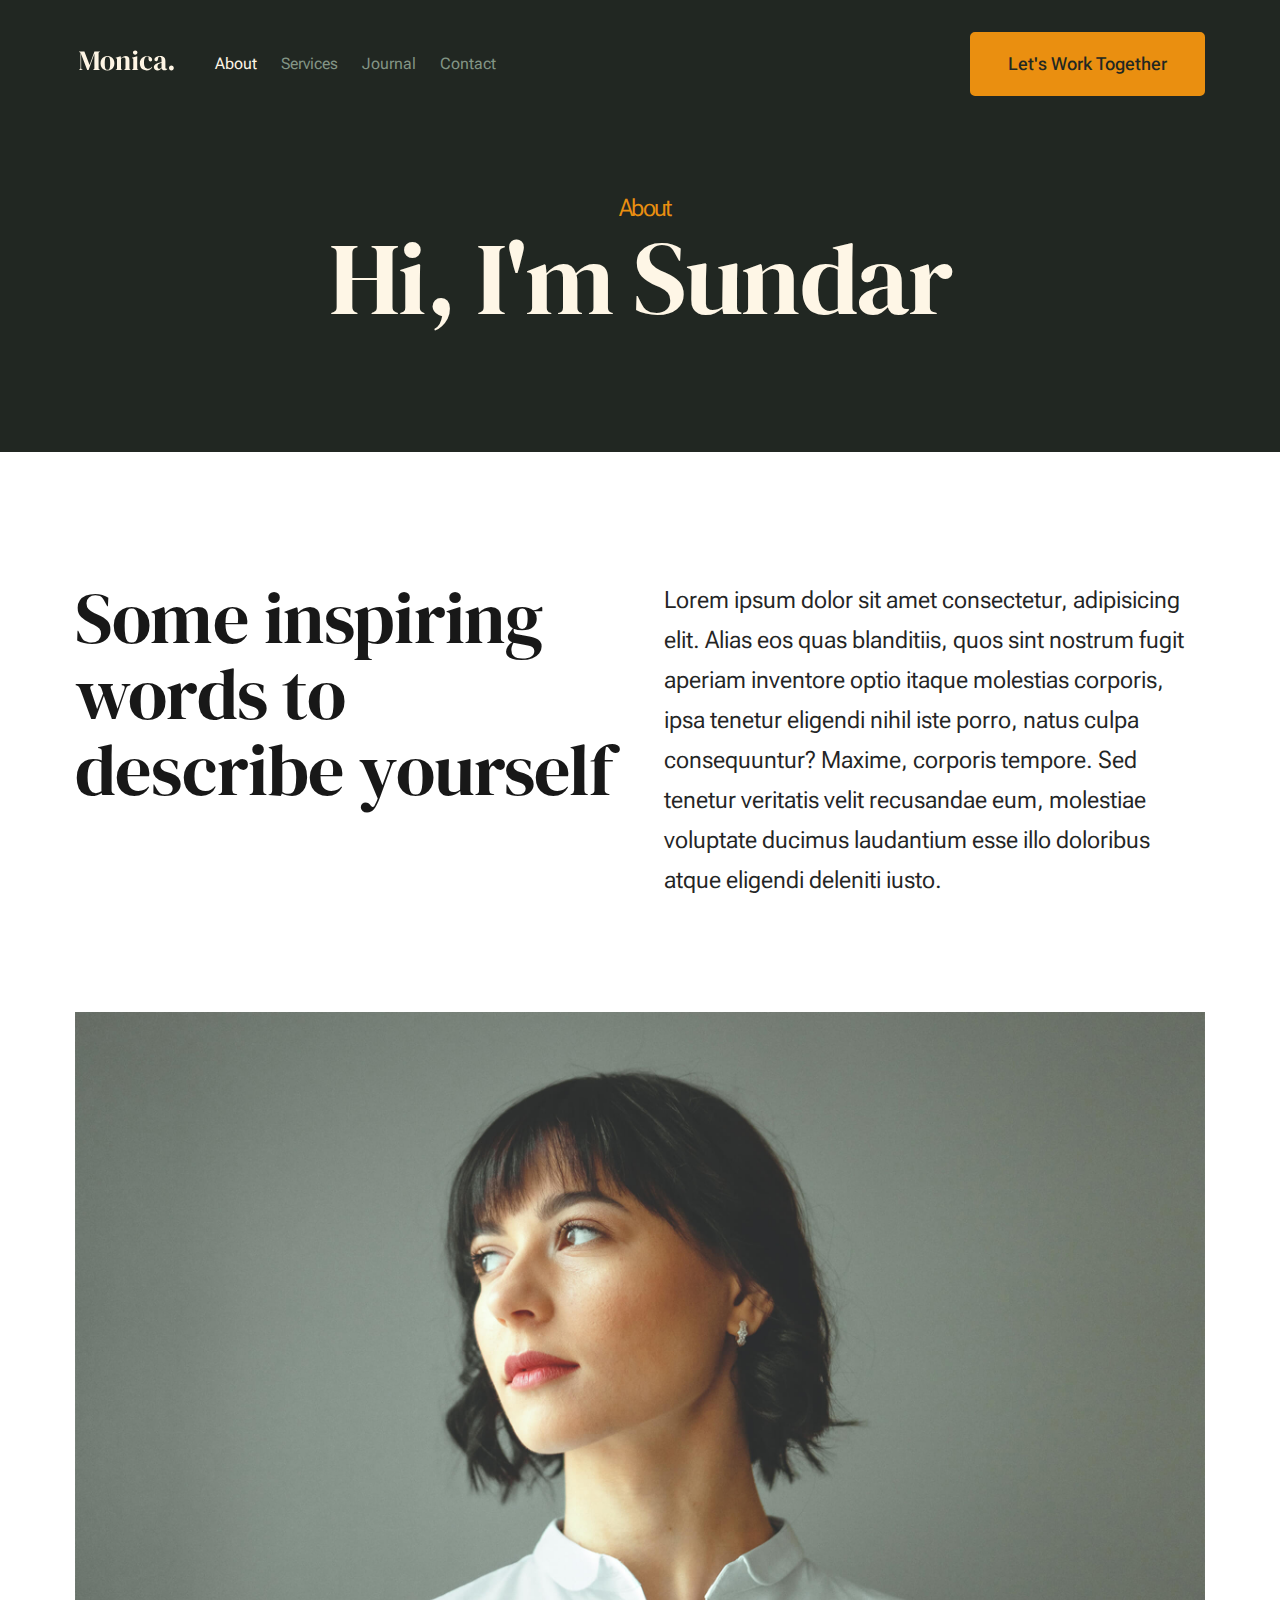
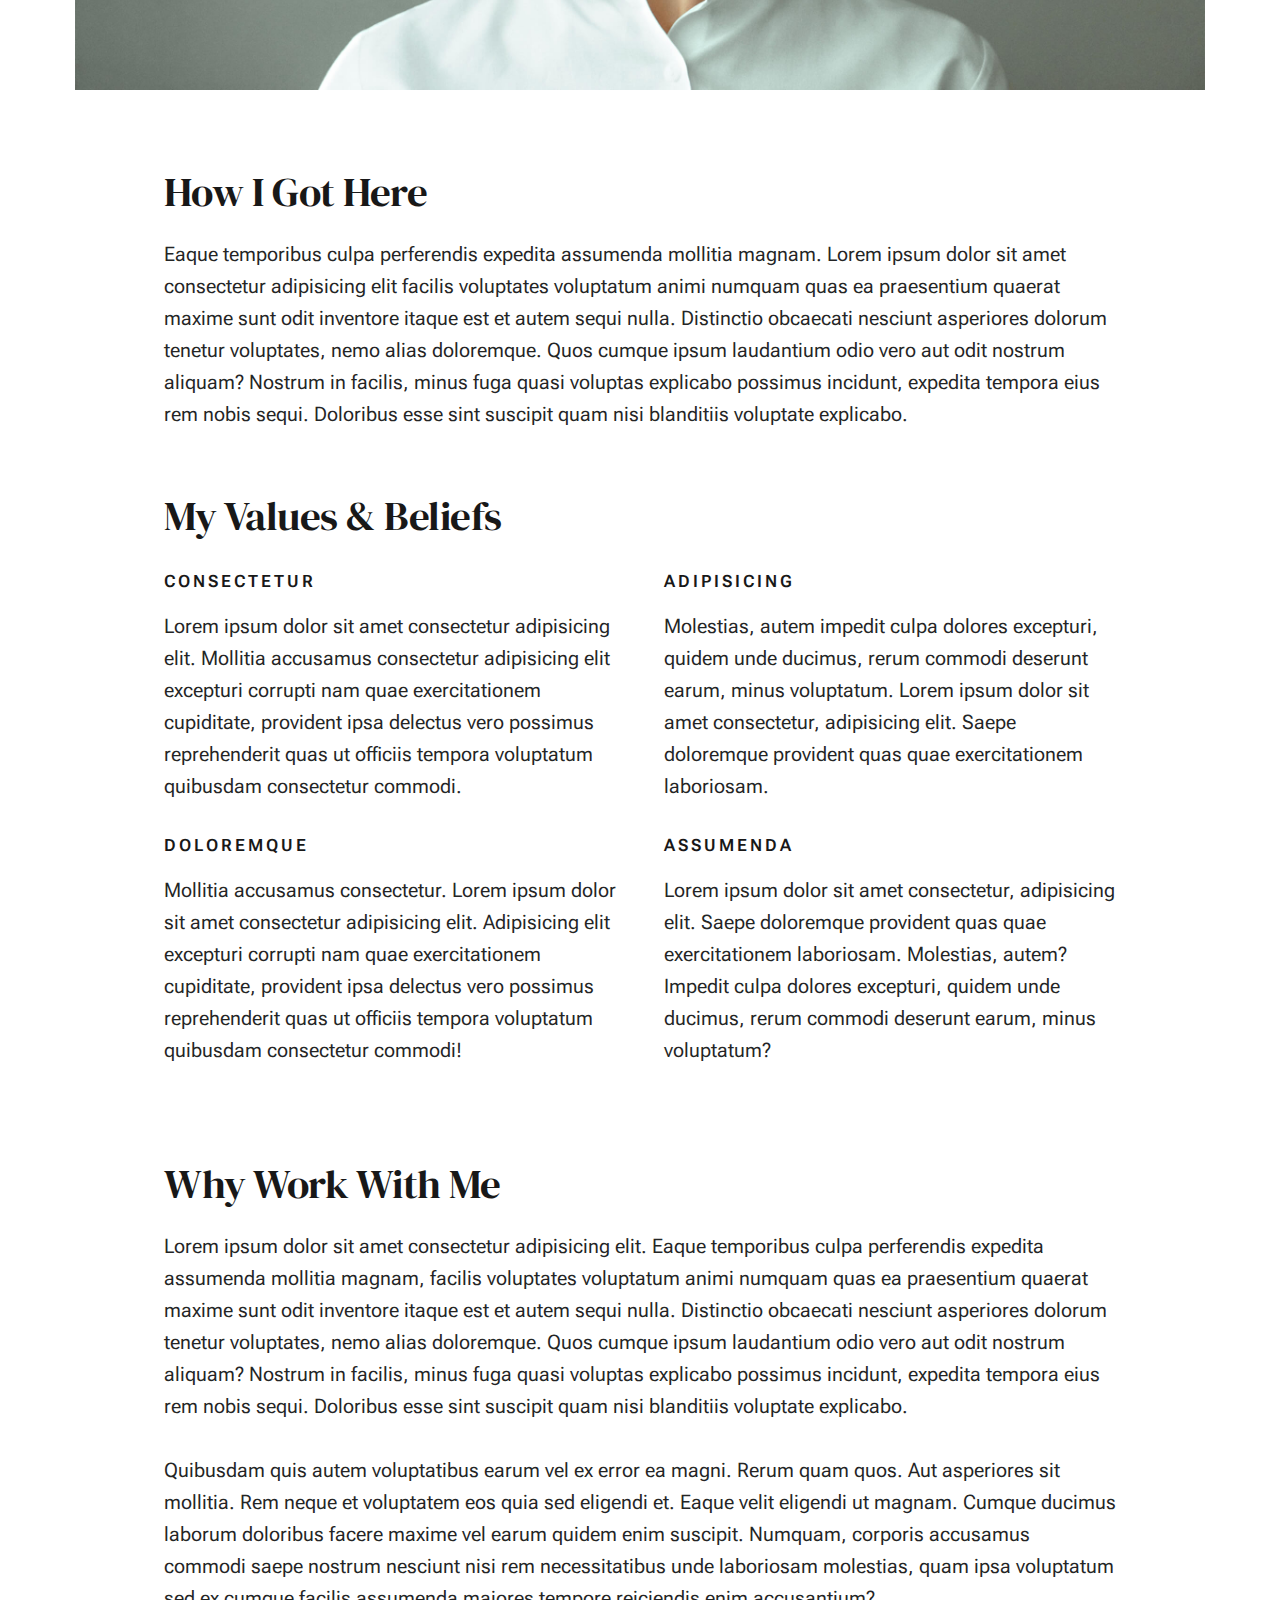
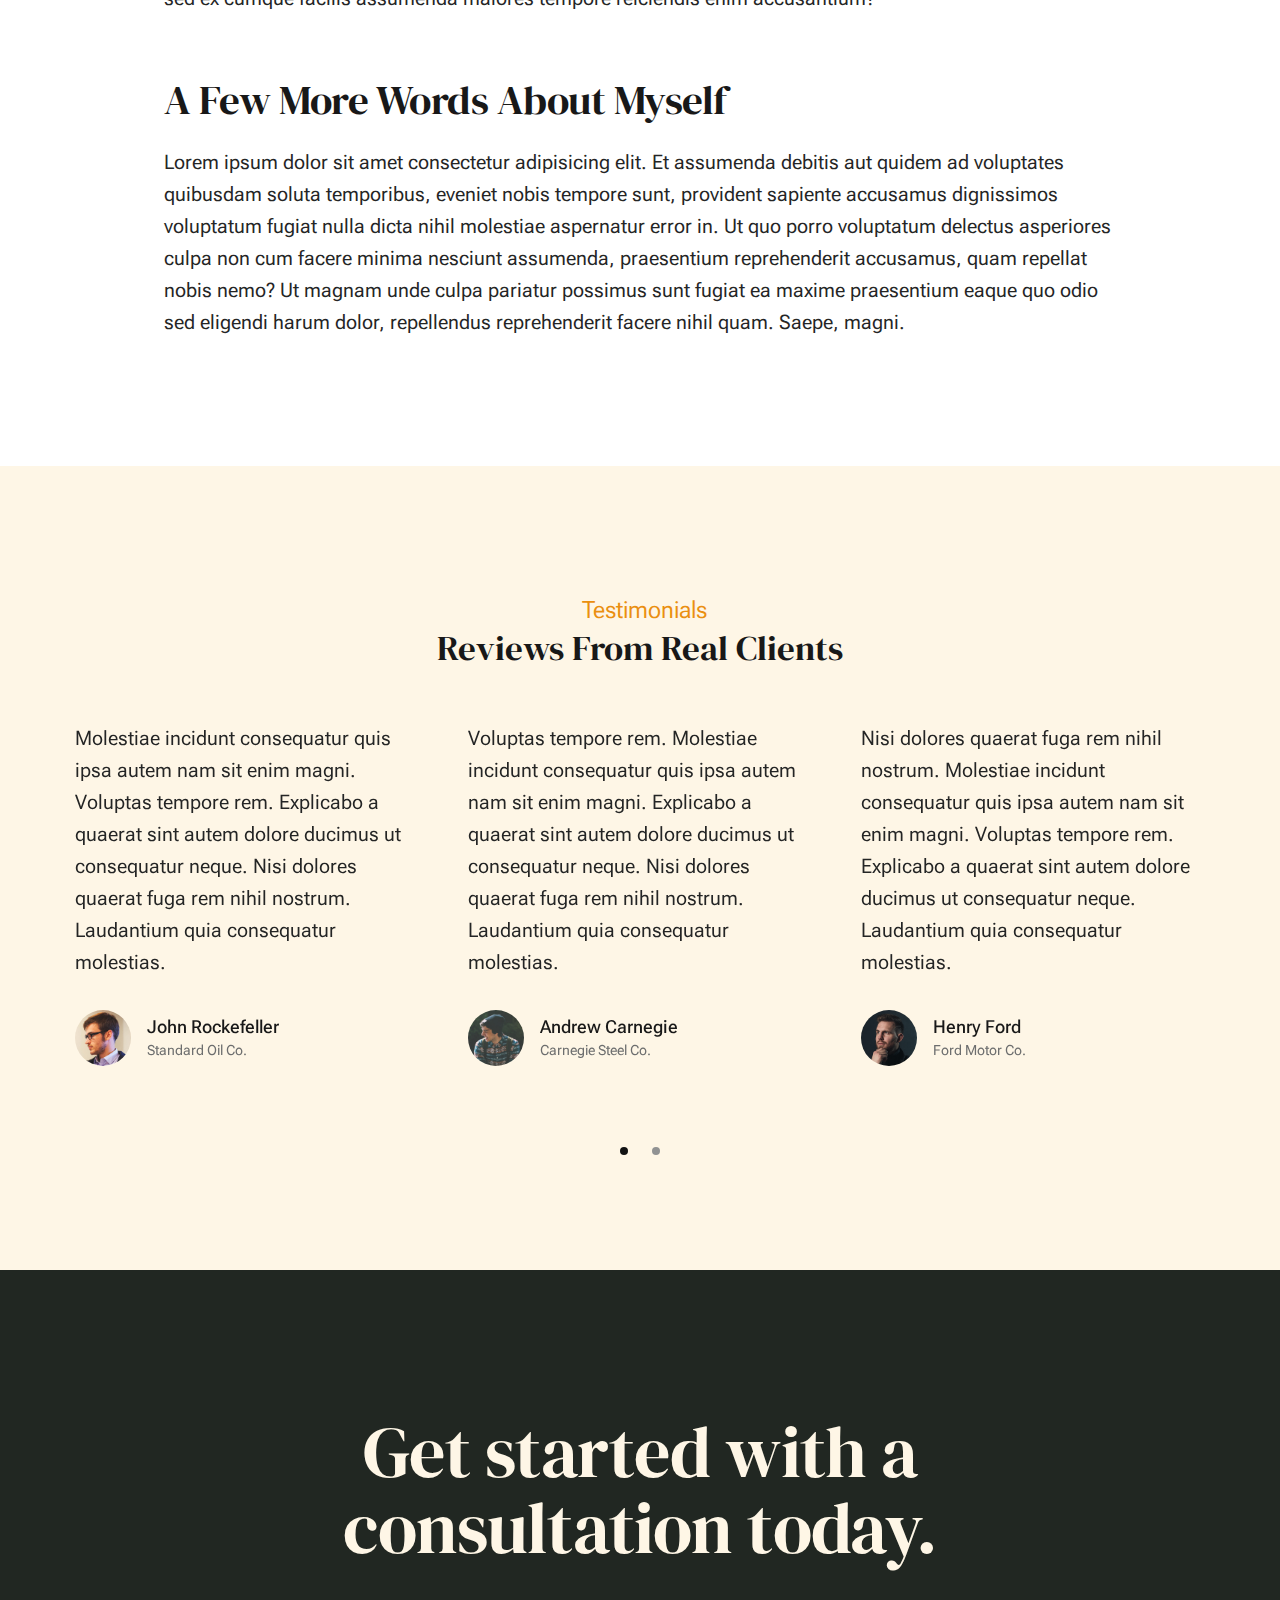
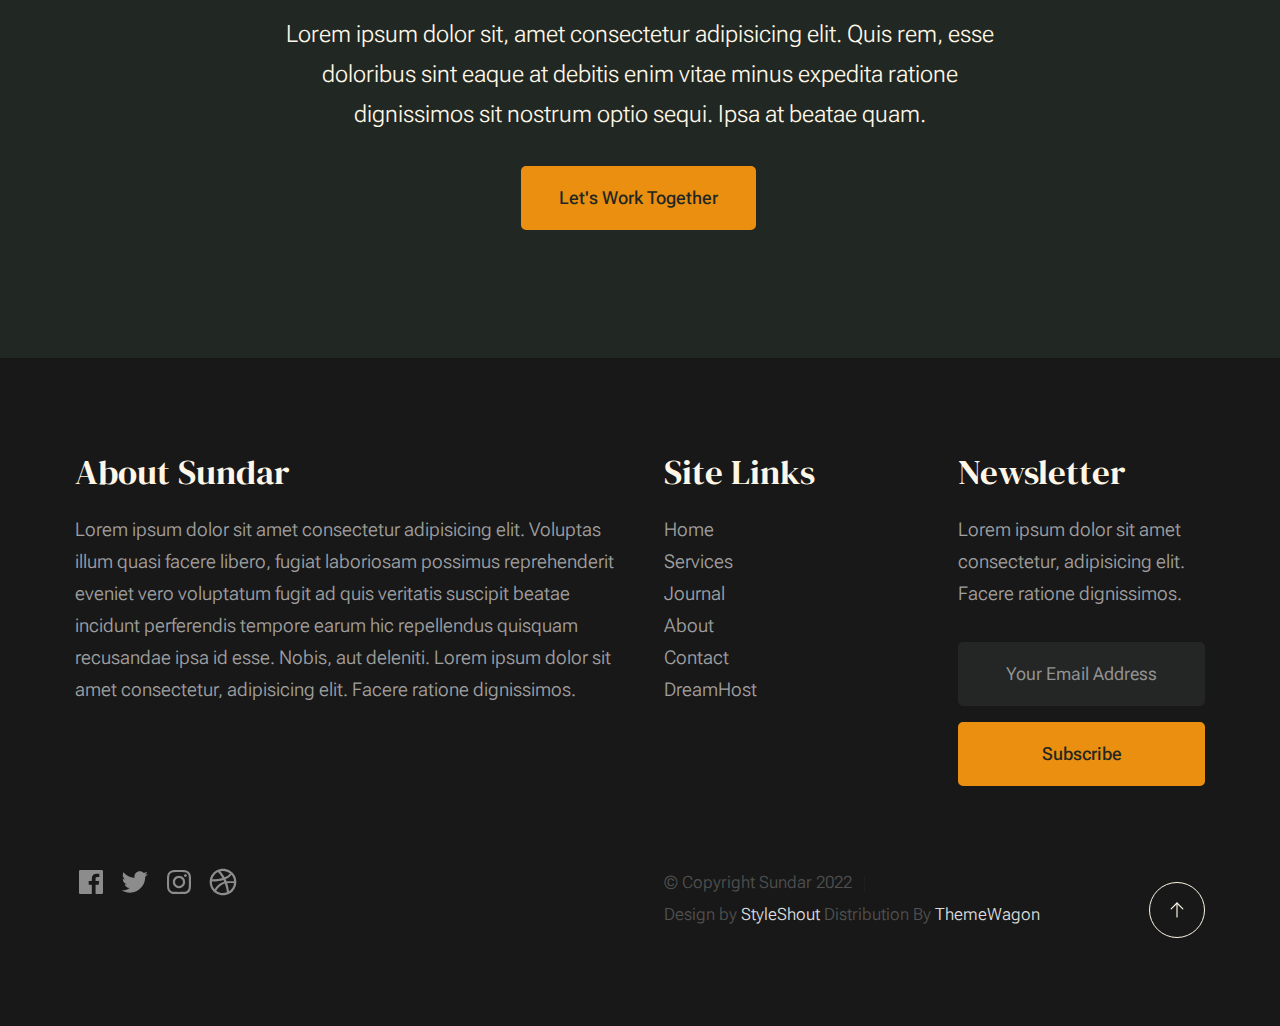
<file: about.html>
<!DOCTYPE html>
<html lang="en" class="no-js" >
<head>

    <!--- basic page needs
    ================================================== -->
    <meta charset="utf-8">
    <meta name="viewport" content="width=device-width, initial-scale=1">
    <title>About - Sundar</title>

    <script>
        document.documentElement.classList.remove('no-js');
        document.documentElement.classList.add('js');
    </script>

    <!-- CSS
    ================================================== -->
    <link rel="stylesheet" href="css/vendor.css">
    <link rel="stylesheet" href="css/styles.css">

    <!-- favicons
    ================================================== -->
    <link rel="apple-touch-icon" sizes="180x180" href="apple-touch-icon.png">
    <link rel="icon" type="image/png" sizes="32x32" href="favicon-32x32.png">
    <link rel="icon" type="image/png" sizes="16x16" href="favicon-16x16.png">
    <link rel="manifest" href="site.webmanifest">

</head>


<body id="top">


    <!-- preloader
    ================================================== -->
    <div id="preloader">
        <div id="loader" class="dots-fade">
            <div></div>
            <div></div>
            <div></div>
        </div>
    </div>


    <!-- page wrap
    ================================================== -->
    <div id="page" class="s-pagewrap">


        <!-- # site header 
        ================================================== -->
        <header class="s-header">

            <div class="row s-header__inner width-sixteen-col">

                <div class="s-header__block">
                    <div class="s-header__logo">
                        <a class="logo" href="index.html">
                            <img src="images/logo.svg" alt="Homepage">
                        </a>
                    </div>

                    <a class="s-header__menu-toggle" href="#0"><span>Menu</span></a>
                </div> <!-- end s-header__block -->

                <nav class="s-header__nav">
    
                    <ul class="s-header__menu-links">
                        <li class="current"><a href="about.html">About</a></li>
                        <li><a href="services.html">Services</a></li>
                        <li><a href="blog.html">Journal</a></li>
                        <li><a href="contact.html">Contact</a></li>
                    </ul> <!-- s-header__menu-links -->

                    <div class="s-header__contact">
                        <a href="contact.html" class="btn btn--primary s-header__contact-btn">Let's Work Together</a>                        
                    </div> <!-- s-header__contact -->
    
                </nav> <!-- end s-header__nav -->

            </div> <!-- end s-header__inner -->

        </header> <!-- end s-header -->


        <!-- # site main content
        ================================================== -->
        <section id="content" class="s-content">

               <section class="s-pageheader pageheader">
                    <div class="row">
                        <div class="column xl-12">
                            <h1 class="page-title">
                                <span class="page-title__small-type text-pretitle">About</span>
                                Hi, I'm Sundar
                            </h1>
                            
                        </div>
                    </div>
               </section> <!-- end pageheader --> 

               <section class="s-pagecontent pagecontent">

                    <div class="row pageintro">
                        <div class="column xl-6 lg-12">
                            <h2 class="text-display-title">Some inspiring words to describe yourself</h2>
                        </div>
                        <div class="column xl-6 lg-12 u-flexitem-x-right">
                            <p class="lead">
                            Lorem ipsum dolor sit amet consectetur, adipisicing elit. Alias eos quas blanditiis, quos sint nostrum fugit aperiam 
                            inventore optio itaque molestias corporis, ipsa tenetur eligendi nihil iste porro, natus culpa consequuntur? Maxime, 
                            corporis tempore. Sed tenetur veritatis velit recusandae eum, molestiae voluptate ducimus laudantium esse illo 
                            doloribus atque eligendi deleniti iusto. 
                            </p>
                        </div>                       
                    </div> <!-- end pageintro -->   
                    
                    <div class="row pagemedia">
                        <d class="column xl-12">
                            <figure class="page-media">                                
                                <img src="images/thumbs/about/about-1200.jpg" 
                                     srcset="images/thumbs/about/about-2400.jpg 2400w, 
                                             images/thumbs/about/about-1200.jpg 1200w, 
                                             images/thumbs/about/about-600.jpg 600w" sizes="(max-width: 2400px) 100vw, 2400px" alt="">
                            </figure>
                        </d>
                    </div> <!-- end pagemedia -->

                    <div class="row width-narrower pagemain">
                        <div class="column xl-12"> 

                            <h2>How I Got Here</h2>
                            <p>
                            Eaque temporibus culpa perferendis expedita assumenda mollitia magnam. Lorem ipsum dolor sit amet consectetur adipisicing elit
                            facilis voluptates voluptatum animi numquam quas ea praesentium quaerat maxime sunt odit inventore itaque est et autem sequi nulla. 
                            Distinctio obcaecati nesciunt asperiores dolorum tenetur voluptates, nemo alias doloremque. Quos cumque ipsum laudantium odio vero 
                            aut odit nostrum aliquam? Nostrum in facilis, minus fuga quasi voluptas explicabo possimus incidunt, expedita tempora eius rem nobis sequi. 
                            Doloribus esse sint suscipit quam nisi blanditiis voluptate explicabo.
                            </p>

                            <h2 class="u-add-bottom">My Values & Beliefs</h2>

                            <div class="grid-list-items list-items">
                                <div class="grid-list-items__item list-items__item u-remove-bottom">
                                    <div class="list-items__item-header">
                                        <h6 class="list-items__item-small-title">Consectetur</h6>
                                    </div>
                                    <p>
                                    Lorem ipsum dolor sit amet consectetur adipisicing elit. Mollitia accusamus consectetur adipisicing elit excepturi corrupti 
                                    nam quae exercitationem cupiditate, provident ipsa delectus vero possimus reprehenderit quas ut officiis tempora voluptatum 
                                    quibusdam consectetur commodi.
                                    </p>
                                </div>
                                <div class="grid-list-items__item list-items__item u-remove-bottom">
                                    <div class="list-items__item-header">
                                        <h6 class="list-items__item-small-title">Adipisicing</h6>
                                    </div>
                                    <p> 
                                    Molestias, autem impedit culpa dolores excepturi, quidem unde ducimus, rerum commodi deserunt earum, minus voluptatum.
                                    Lorem ipsum dolor sit amet consectetur, adipisicing elit. Saepe doloremque provident quas quae exercitationem laboriosam.
                                    </p>
                                </div>
                                <div class="grid-list-items__item list-items__item u-remove-bottom">
                                    <div class="list-items__item-header">
                                        <h6 class="list-items__item-small-title">Doloremque</h6>
                                    </div>
                                    <p>
                                    Mollitia accusamus consectetur. Lorem ipsum dolor sit amet consectetur adipisicing elit. Adipisicing elit excepturi corrupti 
                                    nam quae exercitationem cupiditate, provident ipsa delectus vero possimus reprehenderit quas ut officiis tempora voluptatum 
                                    quibusdam consectetur commodi!
                                    </p>
                                </div>
                                <div class="grid-list-items__item list-items__item u-remove-bottom">
                                    <div class="list-items__item-header">
                                        <h6 class="list-items__item-small-title">Assumenda</h6>
                                    </div>
                                    <p>
                                    Lorem ipsum dolor sit amet consectetur, adipisicing elit. Saepe doloremque provident quas quae exercitationem laboriosam. 
                                    Molestias, autem? Impedit culpa dolores excepturi, quidem unde ducimus, rerum commodi deserunt earum, minus voluptatum?
                                    </p>
                                </div>
                            </div> <!--grid-list-items -->

                            <h2>Why Work With Me</h2>
                            <p>
                            Lorem ipsum dolor sit amet consectetur adipisicing elit. Eaque temporibus culpa perferendis expedita assumenda mollitia magnam, 
                            facilis voluptates voluptatum animi numquam quas ea praesentium quaerat maxime sunt odit inventore itaque est et autem sequi nulla. 
                            Distinctio obcaecati nesciunt asperiores dolorum tenetur voluptates, nemo alias doloremque. Quos cumque ipsum laudantium odio vero aut 
                            odit nostrum aliquam? Nostrum in facilis, minus fuga quasi voluptas explicabo possimus incidunt, expedita tempora eius rem nobis sequi. 
                            Doloribus esse sint suscipit quam nisi blanditiis voluptate explicabo.
                            </p>

                            <p>
                            Quibusdam quis autem voluptatibus earum vel ex error ea magni. Rerum quam quos. Aut asperiores sit mollitia. Rem neque et voluptatem 
                            eos quia sed eligendi et. Eaque velit eligendi ut magnam. Cumque ducimus laborum doloribus facere maxime vel earum quidem enim suscipit. 
                            Numquam, corporis accusamus commodi saepe nostrum nesciunt nisi rem necessitatibus unde laboriosam molestias, quam ipsa voluptatum sed 
                            ex cumque facilis assumenda maiores tempore reiciendis enim accusantium?
                            </p>                   

                            <h2>A Few More Words About Myself</h2>
                            <p>
                            Lorem ipsum dolor sit amet consectetur adipisicing elit. Et assumenda debitis aut quidem ad voluptates quibusdam soluta temporibus, 
                            eveniet nobis tempore sunt, provident sapiente accusamus dignissimos voluptatum fugiat nulla dicta nihil molestiae aspernatur error in. 
                            Ut quo porro voluptatum delectus asperiores culpa non cum facere minima nesciunt assumenda, praesentium reprehenderit accusamus, quam 
                            repellat nobis nemo? Ut magnam unde culpa pariatur possimus sunt fugiat ea maxime praesentium eaque quo odio sed eligendi harum dolor, 
                            repellendus reprehenderit facere nihil quam. Saepe, magni.
                            </p>

                        </div> <!-- end grid-block-->
                    </div> <!-- end pagemain -->

               </section> <!-- pagecontent -->

               <section class="s-testimonials">

                    <div class="s-testimonials__header row row-x-center text-center">
                        <div class="column xl-8 lg-12">
        
                            <p class="text-pretitle">
                            Testimonials
                            </p>
                            <h3>
                            Reviews From Real Clients
                            </h3>                        
        
                        </div>
                    </div> <!--end s-testimonials__header -->

                    <div class="row s-testimonials__content">
                        <div class="column xl-12 testimonials">

                            <div class="swiper-container testimonials__slider page-slider">

                                <div class="swiper-wrapper">
                                    <div class="testimonials__slide swiper-slide">
                                        <p>
                                        Molestiae incidunt consequatur quis ipsa autem nam sit enim magni. Voluptas tempore rem. 
                                        Explicabo a quaerat sint autem dolore ducimus ut consequatur neque. Nisi dolores quaerat fuga rem nihil nostrum.
                                        Laudantium quia consequatur molestias.
                                        </p>
                                        <div class="testimonials__author">
                                            <img src="images/avatars/user-01.jpg" alt="Author image" class="testimonials__avatar">
                                            <cite class="testimonials__cite">
                                                <strong>John Rockefeller</strong>
                                                <span>Standard Oil Co.</span>
                                            </cite>
                                        </div>
                                    </div>
                                    <div class="testimonials__slide swiper-slide">
                                        <p>
                                        Voluptas tempore rem. Molestiae incidunt consequatur quis ipsa autem nam sit enim magni. 
                                        Explicabo a quaerat sint autem dolore ducimus ut consequatur neque. Nisi dolores quaerat fuga rem nihil nostrum.
                                        Laudantium quia consequatur molestias.
                                        </p>
                                        <div class="testimonials__author">
                                            <img src="images/avatars/user-04.jpg" alt="Author image" class="testimonials__avatar">
                                            <cite class="testimonials__cite">
                                                <strong>Andrew Carnegie</strong>
                                                <span>Carnegie Steel Co.</span>
                                            </cite>
                                        </div>
                                    </div>
                                    <div class="testimonials__slide swiper-slide">
                                        <p>
                                        Nisi dolores quaerat fuga rem nihil nostrum. Molestiae incidunt consequatur quis ipsa autem nam sit enim magni. 
                                        Voluptas tempore rem. Explicabo a quaerat sint autem dolore ducimus ut consequatur neque. 
                                        Laudantium quia consequatur molestias.
                                        </p>
                                        <div class="testimonials__author">
                                            <img src="images/avatars/user-06.jpg" alt="Author image" class="testimonials__avatar">
                                            <cite class="testimonials__cite">
                                                <strong>Henry Ford</strong>
                                                <span>Ford Motor Co.</span>
                                            </cite>
                                        </div>
                                    </div>
                                    <div class="testimonials__slide swiper-slide">
                                        <p>
                                        Molestiae incidunt consequatur quis ipsa autem nam sit enim magni. Voluptas tempore rem. 
                                        Explicabo a quaerat sint autem dolore ducimus ut consequatur neque. Nisi dolores quaerat fuga rem nihil nostrum.
                                        Laudantium quia consequatur molestias.
                                        </p>
                                        <div class="testimonials__author">
                                            <img src="images/avatars/user-02.jpg" alt="Author image" class="testimonials__avatar">
                                            <cite class="testimonials__cite">
                                                <strong>John Morgan</strong>
                                                <span>JP Morgan & Co.</span>
                                            </cite>
                                        </div>
                                    </div> 
                                </div> <!-- end swiper-wrapper --> 

                                <div class="swiper-pagination"></div>

                            </div> <!--end testimonials__slider --> 

                        </div> <!-- testimonials -->
                    </div> <!--end s-testimonials__content -->

               </section> <!-- end s-testimonials -->

        </section> <!-- s-content-->

        <!-- # cta
        ================================================== -->
        <section id="cta" class="s-cta">

            <div class="row row-x-center text-center">
                <div class="column xl-8 lg-12">

                    <div class="s-cta__content">
                        <h2 class="text-display-title">
                        Get started with a consultation today.
                        </h2>
                        <p class="lead">
                        Lorem ipsum dolor sit, amet consectetur adipisicing elit. Quis rem, esse doloribus sint eaque at debitis enim vitae minus expedita ratione dignissimos sit nostrum optio sequi. Ipsa at beatae quam.
                        </p>
                        <a href="contact.html" class="btn btn--primary">Let's Work Together</a>
                    </div>

                </div>
            </div>

        </section> <!-- end s-cta -->


        <!-- # footer 
        ================================================== -->
        <footer class="s-footer">
            <div class="row s-footer__content">
                <div class="column xl-6 lg-6 md-12 s-footer__block s-footer__about">                    
                    <h3>About Sundar</h3>
                    <p>
                    Lorem ipsum dolor sit amet consectetur adipisicing elit. Voluptas illum quasi facere libero, 
                    fugiat laboriosam possimus reprehenderit eveniet vero voluptatum fugit ad quis veritatis suscipit beatae 
                    incidunt perferendis tempore earum hic repellendus quisquam recusandae ipsa id esse. Nobis, aut deleniti.
                    Lorem ipsum dolor sit amet consectetur, adipisicing elit. Facere ratione dignissimos.
                    </p>               
                </div>                
                <div class="column xl-3 lg-6 md-12 s-footer__block s-footer__site-links">
                    <h3>Site Links</h3>
                    <ul class="link-list">
                        <li><a href="index.html">Home</a></li>
                        <li><a href="services.html">Services</a></li>
                        <li><a href="blog.html">Journal</a></li>
                        <li><a href="about.html">About</a></li>
                        <li><a href="contact.html">Contact</a></li>
                        <li><a href="https://www.dreamhost.com/r.cgi?287326">DreamHost</a></li>
                    </ul>
                </div>
                <div class="column xl-3 lg-6 md-12 tab-12 s-footer__block s-footer__newsletter">
                    <h3>Newsletter</h3>

                    <p>
                    Lorem ipsum dolor sit amet consectetur, adipisicing elit. Facere ratione dignissimos.
                    </p>

                    <div class="subscribe-form">
                        <form id="mc-form" class="mc-form">
                            <input type="email" name="EMAIL" id="mce-EMAIL" class="u-fullwidth text-center" placeholder="Your Email Address" title="The domain portion of the email address is invalid (the portion after the @)." pattern="^([^\x00-\x20\x22\x28\x29\x2c\x2e\x3a-\x3c\x3e\x40\x5b-\x5d\x7f-\xff]+|\x22([^\x0d\x22\x5c\x80-\xff]|\x5c[\x00-\x7f])*\x22)(\x2e([^\x00-\x20\x22\x28\x29\x2c\x2e\x3a-\x3c\x3e\x40\x5b-\x5d\x7f-\xff]+|\x22([^\x0d\x22\x5c\x80-\xff]|\x5c[\x00-\x7f])*\x22))*\x40([^\x00-\x20\x22\x28\x29\x2c\x2e\x3a-\x3c\x3e\x40\x5b-\x5d\x7f-\xff]+|\x5b([^\x0d\x5b-\x5d\x80-\xff]|\x5c[\x00-\x7f])*\x5d)(\x2e([^\x00-\x20\x22\x28\x29\x2c\x2e\x3a-\x3c\x3e\x40\x5b-\x5d\x7f-\xff]+|\x5b([^\x0d\x5b-\x5d\x80-\xff]|\x5c[\x00-\x7f])*\x5d))*(\.\w{2,})+$" required>
                            <input type="submit" name="subscribe" value="Subscribe" class="btn btn--primary btn--small u-fullwidth">
                            <!-- <div style="position: absolute; left: -5000px;" aria-hidden="true"><input type="text" name="b_cdb7b577e41181934ed6a6a44_9a91cfe7b3" tabindex="-1" value=""></div> -->
                            <div class="mc-status"></div>
                        </form>
                    </div>
                </div>
            </div>    
            
            <div class="row s-footer__bottom">
                <div class="column xl-6 lg-12">
                    <ul class="s-footer__social social-list">
                        <li>
                            <a href="#0">
                                <svg xmlns="http://www.w3.org/2000/svg" width="24" height="24" viewBox="0 0 24 24" style="fill:rgba(0, 0, 0, 1);transform:;-ms-filter:"><path d="M20,3H4C3.447,3,3,3.448,3,4v16c0,0.552,0.447,1,1,1h8.615v-6.96h-2.338v-2.725h2.338v-2c0-2.325,1.42-3.592,3.5-3.592 c0.699-0.002,1.399,0.034,2.095,0.107v2.42h-1.435c-1.128,0-1.348,0.538-1.348,1.325v1.735h2.697l-0.35,2.725h-2.348V21H20 c0.553,0,1-0.448,1-1V4C21,3.448,20.553,3,20,3z"></path></svg>
                                <span class="u-screen-reader-text">Facebook</span>
                            </a>
                        </li>
                        <li>
                            <a href="#0">
                                <svg xmlns="http://www.w3.org/2000/svg" width="24" height="24" viewBox="0 0 24 24" style="fill:rgba(0, 0, 0, 1);transform:;-ms-filter:"><path d="M19.633,7.997c0.013,0.175,0.013,0.349,0.013,0.523c0,5.325-4.053,11.461-11.46,11.461c-2.282,0-4.402-0.661-6.186-1.809 c0.324,0.037,0.636,0.05,0.973,0.05c1.883,0,3.616-0.636,5.001-1.721c-1.771-0.037-3.255-1.197-3.767-2.793 c0.249,0.037,0.499,0.062,0.761,0.062c0.361,0,0.724-0.05,1.061-0.137c-1.847-0.374-3.23-1.995-3.23-3.953v-0.05 c0.537,0.299,1.16,0.486,1.82,0.511C3.534,9.419,2.823,8.184,2.823,6.787c0-0.748,0.199-1.434,0.548-2.032 c1.983,2.443,4.964,4.04,8.306,4.215c-0.062-0.3-0.1-0.611-0.1-0.923c0-2.22,1.796-4.028,4.028-4.028 c1.16,0,2.207,0.486,2.943,1.272c0.91-0.175,1.782-0.512,2.556-0.973c-0.299,0.935-0.936,1.721-1.771,2.22 c0.811-0.088,1.597-0.312,2.319-0.624C21.104,6.712,20.419,7.423,19.633,7.997z"></path></svg>
                                <span class="u-screen-reader-text">Twitter</span>
                            </a>
                        </li>
                        <li>
                            <a href="#0">
                                <svg xmlns="http://www.w3.org/2000/svg" width="24" height="24" viewBox="0 0 24 24" style="fill:rgba(0, 0, 0, 1);transform:;-ms-filter:"><path d="M11.999,7.377c-2.554,0-4.623,2.07-4.623,4.623c0,2.554,2.069,4.624,4.623,4.624c2.552,0,4.623-2.07,4.623-4.624 C16.622,9.447,14.551,7.377,11.999,7.377L11.999,7.377z M11.999,15.004c-1.659,0-3.004-1.345-3.004-3.003 c0-1.659,1.345-3.003,3.004-3.003s3.002,1.344,3.002,3.003C15.001,13.659,13.658,15.004,11.999,15.004L11.999,15.004z"></path><circle cx="16.806" cy="7.207" r="1.078"></circle><path d="M20.533,6.111c-0.469-1.209-1.424-2.165-2.633-2.632c-0.699-0.263-1.438-0.404-2.186-0.42 c-0.963-0.042-1.268-0.054-3.71-0.054s-2.755,0-3.71,0.054C7.548,3.074,6.809,3.215,6.11,3.479C4.9,3.946,3.945,4.902,3.477,6.111 c-0.263,0.7-0.404,1.438-0.419,2.186c-0.043,0.962-0.056,1.267-0.056,3.71c0,2.442,0,2.753,0.056,3.71 c0.015,0.748,0.156,1.486,0.419,2.187c0.469,1.208,1.424,2.164,2.634,2.632c0.696,0.272,1.435,0.426,2.185,0.45 c0.963,0.042,1.268,0.055,3.71,0.055s2.755,0,3.71-0.055c0.747-0.015,1.486-0.157,2.186-0.419c1.209-0.469,2.164-1.424,2.633-2.633 c0.263-0.7,0.404-1.438,0.419-2.186c0.043-0.962,0.056-1.267,0.056-3.71s0-2.753-0.056-3.71C20.941,7.57,20.801,6.819,20.533,6.111z M19.315,15.643c-0.007,0.576-0.111,1.147-0.311,1.688c-0.305,0.787-0.926,1.409-1.712,1.711c-0.535,0.199-1.099,0.303-1.67,0.311 c-0.95,0.044-1.218,0.055-3.654,0.055c-2.438,0-2.687,0-3.655-0.055c-0.569-0.007-1.135-0.112-1.669-0.311 c-0.789-0.301-1.414-0.923-1.719-1.711c-0.196-0.534-0.302-1.099-0.311-1.669c-0.043-0.95-0.053-1.218-0.053-3.654 c0-2.437,0-2.686,0.053-3.655c0.007-0.576,0.111-1.146,0.311-1.687c0.305-0.789,0.93-1.41,1.719-1.712 c0.534-0.198,1.1-0.303,1.669-0.311c0.951-0.043,1.218-0.055,3.655-0.055c2.437,0,2.687,0,3.654,0.055 c0.571,0.007,1.135,0.112,1.67,0.311c0.786,0.303,1.407,0.925,1.712,1.712c0.196,0.534,0.302,1.099,0.311,1.669 c0.043,0.951,0.054,1.218,0.054,3.655c0,2.436,0,2.698-0.043,3.654H19.315z"></path></svg>
                                <span class="u-screen-reader-text">Instagram</span>
                            </a>
                        </li>
                        <li>
                            <a href="#0">
                                <svg xmlns="http://www.w3.org/2000/svg" width="24" height="24" viewBox="0 0 24 24" style="fill: rgba(0, 0, 0, 1);transform: ;msFilter:;"><path d="M20.66 6.98a9.932 9.932 0 0 0-3.641-3.64C15.486 2.447 13.813 2 12 2s-3.486.447-5.02 1.34c-1.533.893-2.747 2.107-3.64 3.64S2 10.187 2 12s.446 3.487 1.34 5.02a9.924 9.924 0 0 0 3.641 3.64C8.514 21.553 10.187 22 12 22s3.486-.447 5.02-1.34a9.932 9.932 0 0 0 3.641-3.64C21.554 15.487 22 13.813 22 12s-.446-3.487-1.34-5.02zM12 3.66c2 0 3.772.64 5.32 1.919-.92 1.174-2.286 2.14-4.1 2.9-1.002-1.813-2.088-3.327-3.261-4.54A7.715 7.715 0 0 1 12 3.66zM5.51 6.8a8.116 8.116 0 0 1 2.711-2.22c1.212 1.201 2.325 2.7 3.34 4.5-2 .6-4.114.9-6.341.9-.573 0-1.006-.013-1.3-.04A8.549 8.549 0 0 1 5.51 6.8zM3.66 12c0-.054.003-.12.01-.2.007-.08.01-.146.01-.2.254.014.641.02 1.161.02 2.666 0 5.146-.367 7.439-1.1.187.373.381.793.58 1.26-1.32.293-2.674 1.006-4.061 2.14S6.4 16.247 5.76 17.5c-1.4-1.587-2.1-3.42-2.1-5.5zM12 20.34c-1.894 0-3.594-.587-5.101-1.759.601-1.187 1.524-2.322 2.771-3.401 1.246-1.08 2.483-1.753 3.71-2.02a29.441 29.441 0 0 1 1.56 6.62 8.166 8.166 0 0 1-2.94.56zm7.08-3.96a8.351 8.351 0 0 1-2.58 2.621c-.24-2.08-.7-4.107-1.379-6.081.932-.066 1.765-.1 2.5-.1.799 0 1.686.034 2.659.1a8.098 8.098 0 0 1-1.2 3.46zm-1.24-5c-1.16 0-2.233.047-3.22.14a27.053 27.053 0 0 0-.68-1.62c2.066-.906 3.532-2.006 4.399-3.3 1.2 1.414 1.854 3.027 1.96 4.84-.812-.04-1.632-.06-2.459-.06z"></path></svg>
                                <span class="u-screen-reader-text">Dribbble</span>
                            </a>
                        </li>
                    </ul> <!-- end s-footer__social -->
                </div>
                <div class="column xl-6 lg-12">
                    <p class="ss-copyright">
                        <span>© Copyright Sundar 2022</span> 
                        <span>Design by <a href="https://www.styleshout.com/">StyleShout</a> Distribution By <a href="https://themewagon.com">ThemeWagon</a></span>
                    </p>
                </div>

                <div class="ss-go-top">
                    <a class="smoothscroll" title="Back to Top" href="#top">
                        <svg xmlns="http://www.w3.org/2000/svg" viewBox="0 0 24 24" width="36" height="36" fill="none" stroke="#ffffff" stroke-width="1" stroke-linecap="round" stroke-linejoin="round">&lt;!--!  Atomicons Free 1.00 by @atisalab License - https://atomicons.com/license/ (Icons: CC BY 4.0) Copyright 2021 Atomicons --&gt;<polyline points="17 11 12 6 7 11"></polyline><line x1="12" y1="18" x2="12" y2="6"></line></svg>
                    </a>
                </div> <!-- end ss-go-top -->
            </div>
            
        </footer> <!-- end s-footer -->

    </div> <!-- end page-wrap -->

    <!-- Java Script
    ================================================== -->
    <script src="js/plugins.js"></script>
    <script src="js/main.js"></script>

</body>
</html>
</file>
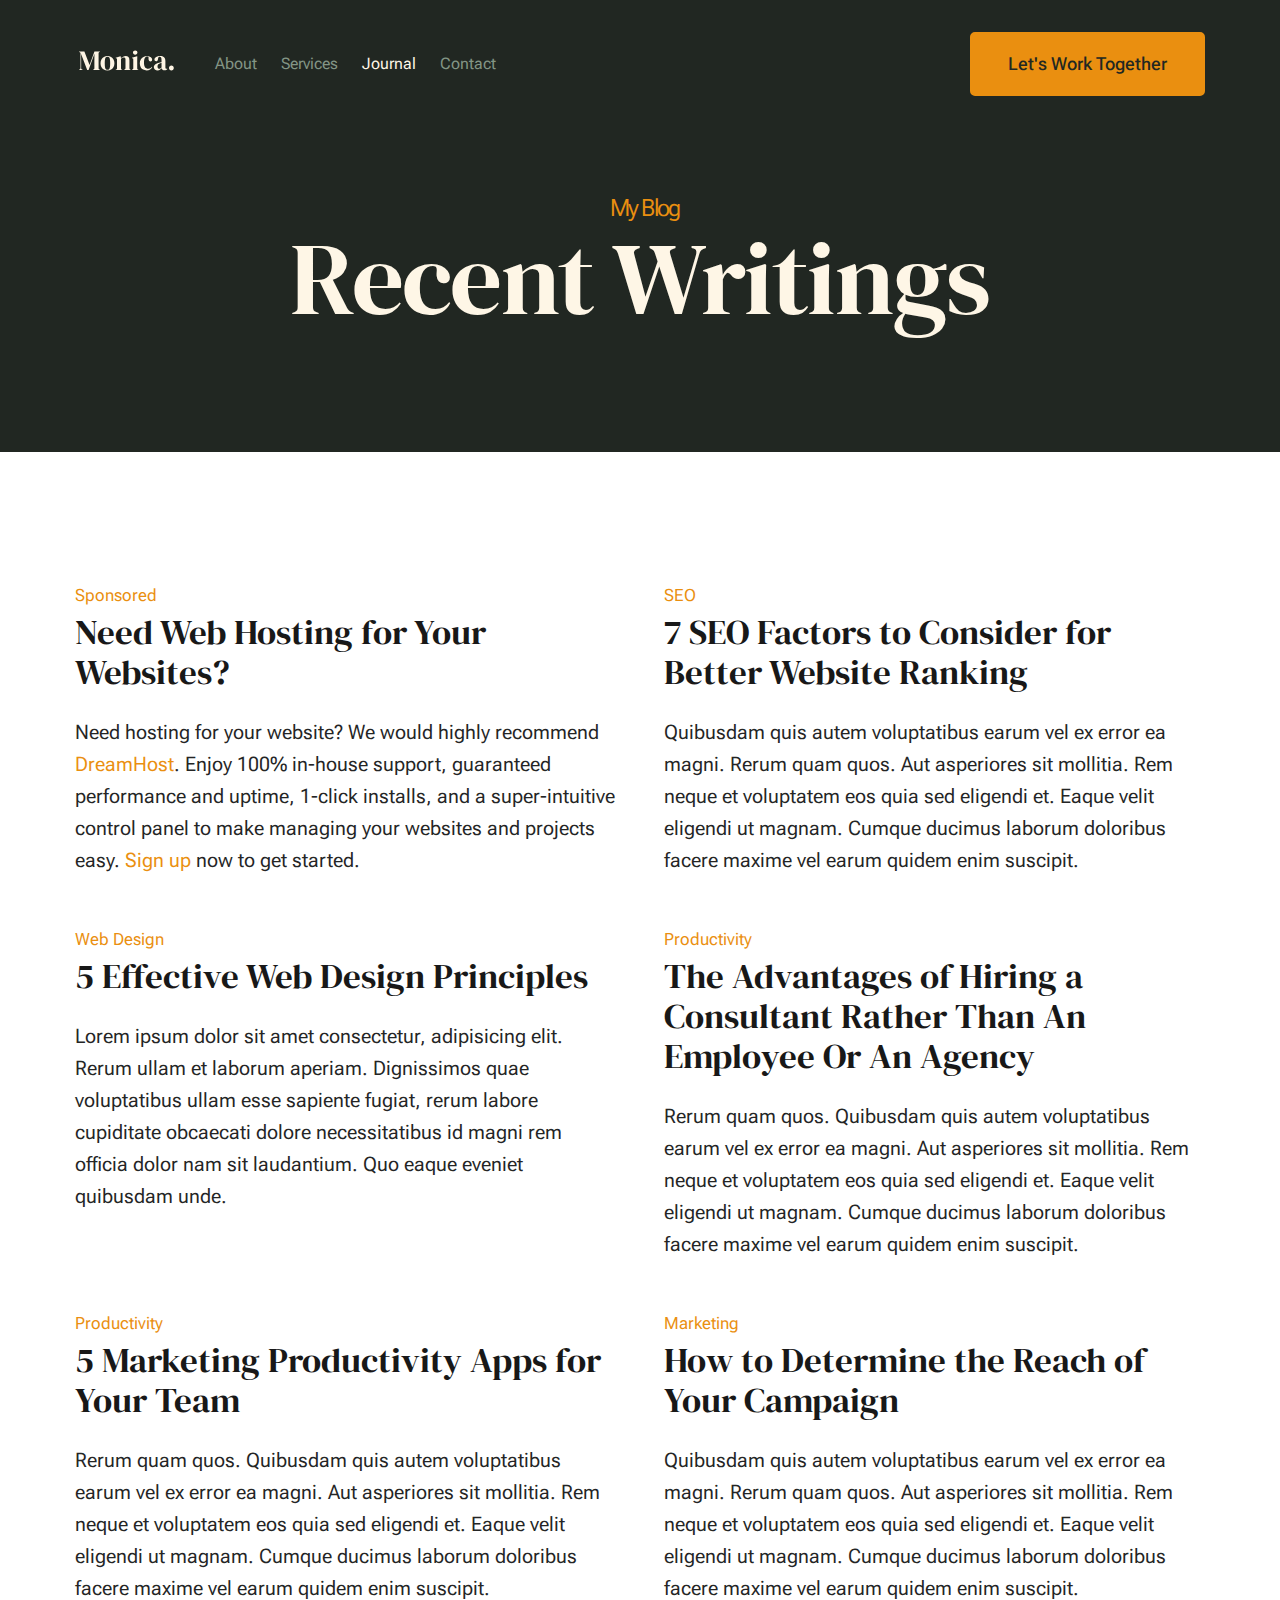
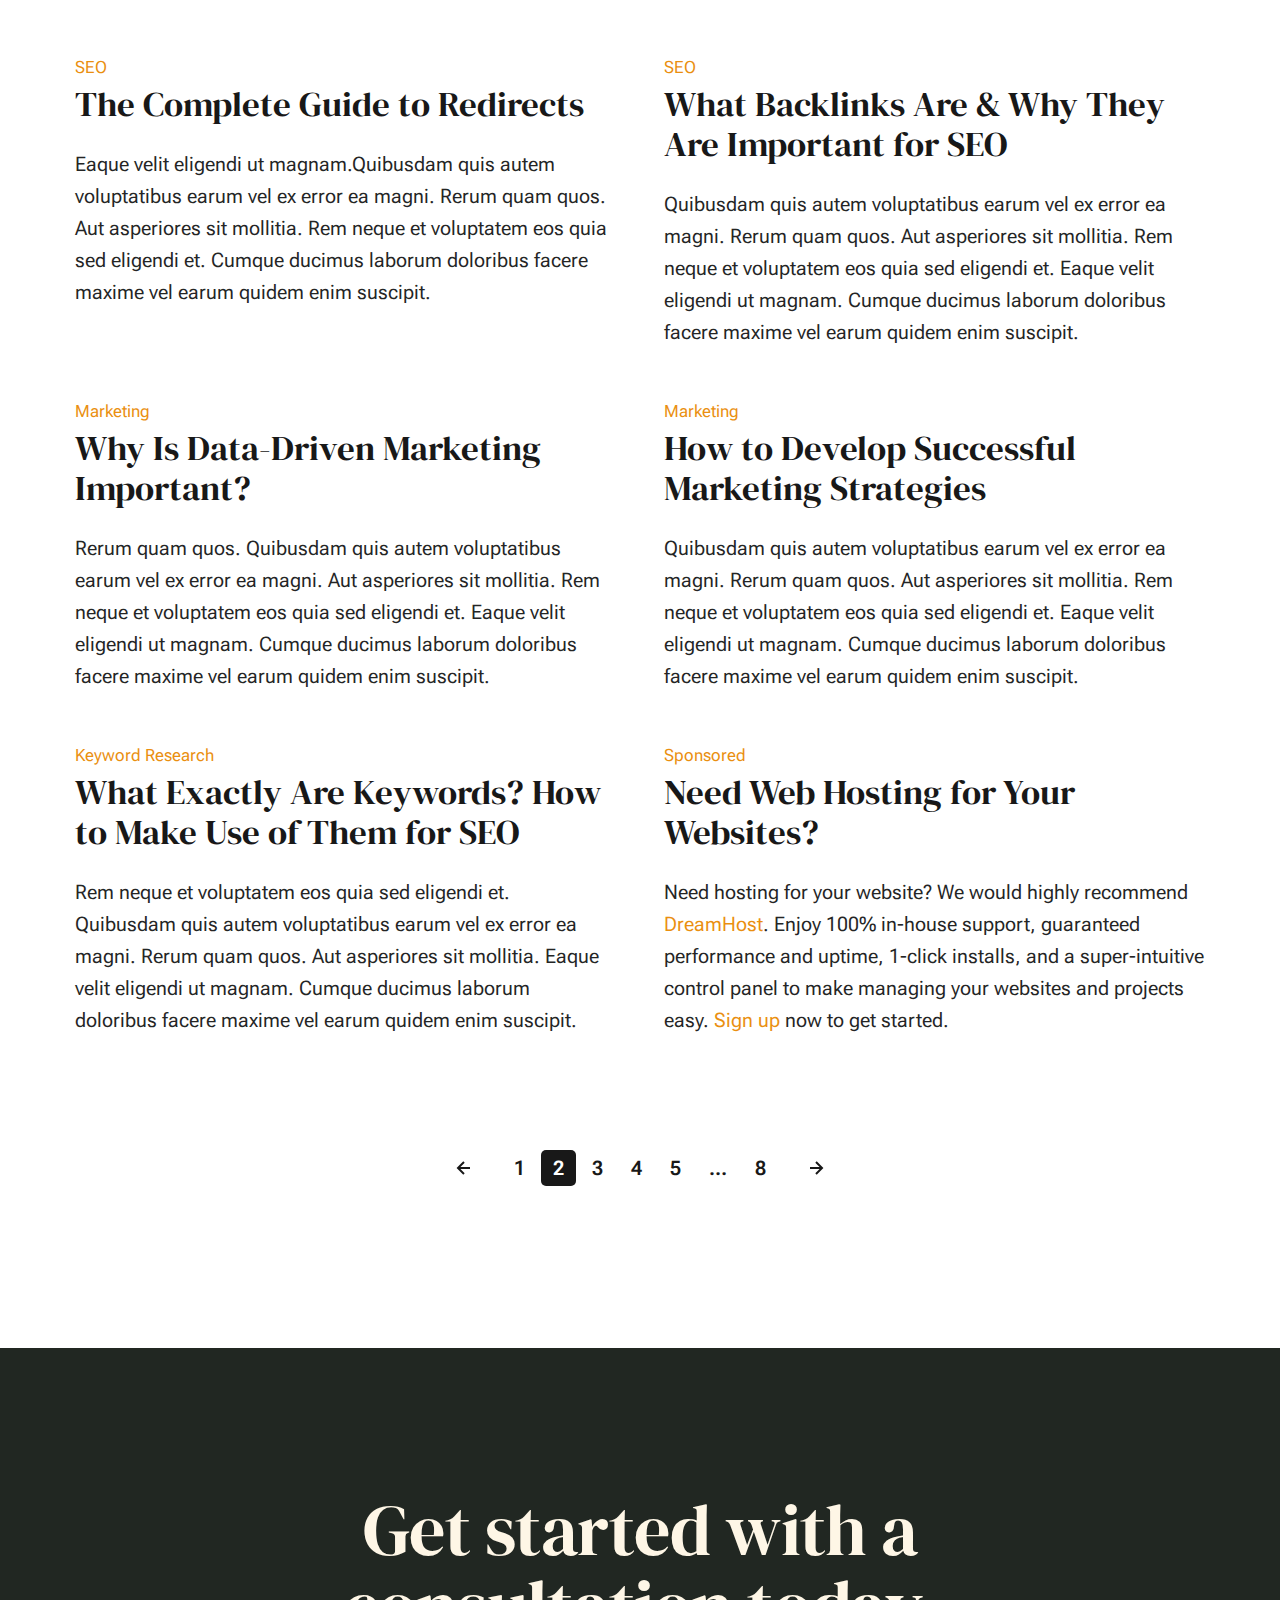
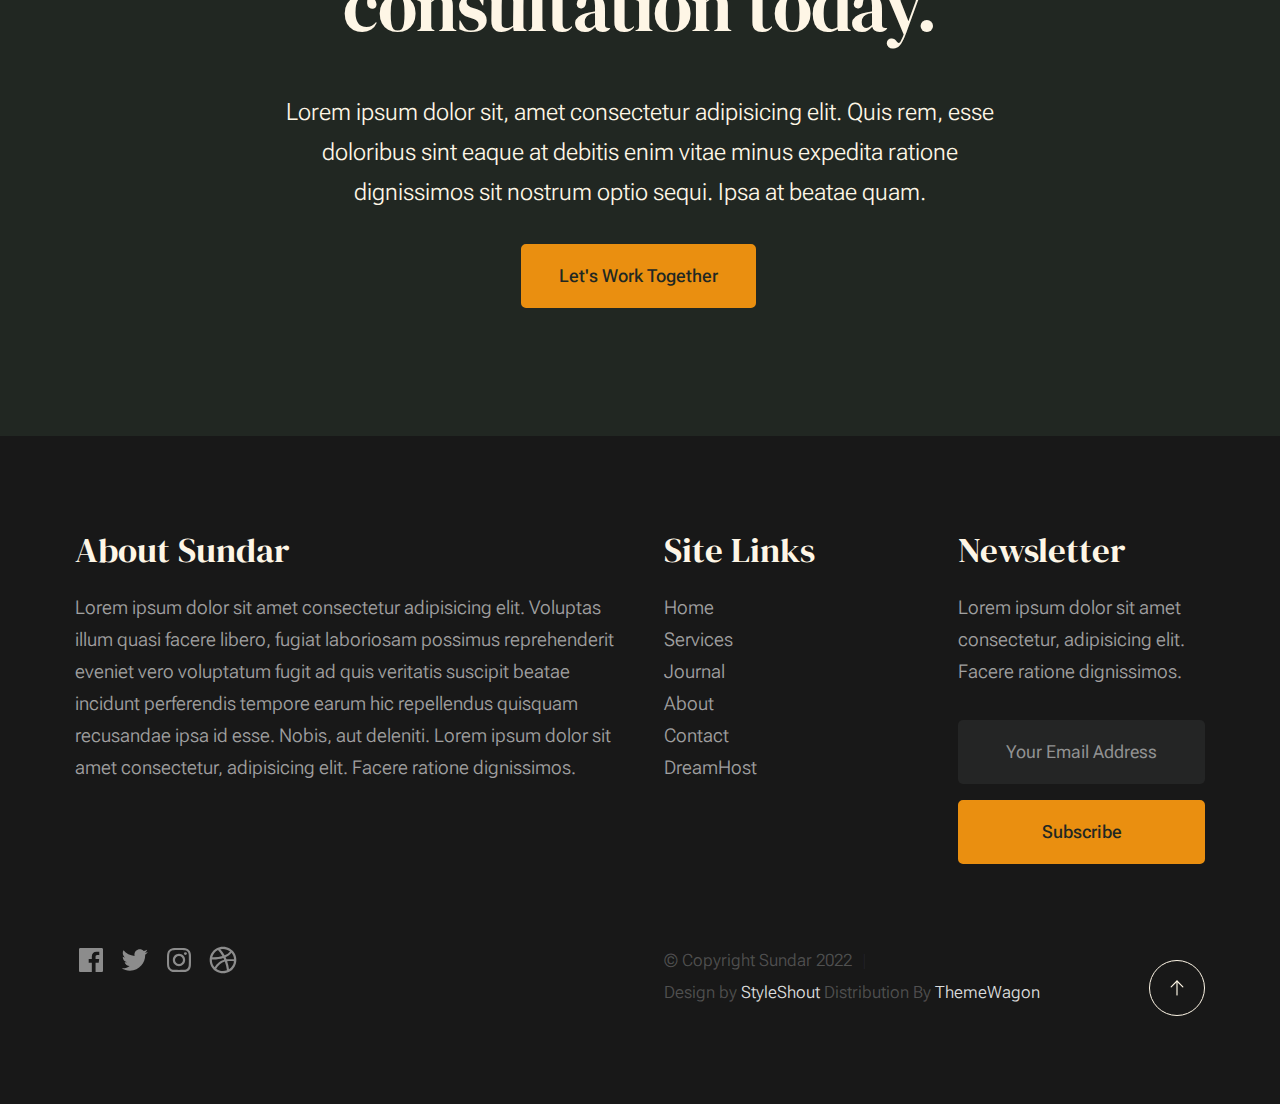
<file: blog.html>
<!DOCTYPE html>
<html lang="en" class="no-js" >
<head>

    <!--- basic page needs
    ================================================== -->
    <meta charset="utf-8">
    <meta name="viewport" content="width=device-width, initial-scale=1">
    <title>Blog - Sundar</title>

    <script>
        document.documentElement.classList.remove('no-js');
        document.documentElement.classList.add('js');
    </script>

    <!-- CSS
    ================================================== -->
    <link rel="stylesheet" href="css/vendor.css">
    <link rel="stylesheet" href="css/styles.css">

    <!-- favicons
    ================================================== -->
    <link rel="apple-touch-icon" sizes="180x180" href="apple-touch-icon.png">
    <link rel="icon" type="image/png" sizes="32x32" href="favicon-32x32.png">
    <link rel="icon" type="image/png" sizes="16x16" href="favicon-16x16.png">
    <link rel="manifest" href="site.webmanifest">

</head>


<body id="top">


    <!-- preloader
    ================================================== -->
    <div id="preloader">
        <div id="loader" class="dots-fade">
            <div></div>
            <div></div>
            <div></div>
        </div>
    </div>


    <!-- page wrap
    ================================================== -->
    <div id="page" class="s-pagewrap">

        <!-- # site header 
        ================================================== -->
        <header class="s-header">

            <div class="row s-header__inner width-sixteen-col">

                <div class="s-header__block">
                    <div class="s-header__logo">
                        <a class="logo" href="index.html">
                            <img src="images/logo.svg" alt="Homepage">
                        </a>
                    </div>

                    <a class="s-header__menu-toggle" href="#0"><span>Menu</span></a>
                </div> <!-- end s-header__block -->

                <nav class="s-header__nav">
    
                    <ul class="s-header__menu-links">
                        <li><a href="about.html">About</a></li>
                        <li><a href="services.html">Services</a></li>
                        <li class="current"><a href="blog.html">Journal</a></li>
                        <li><a href="contact.html">Contact</a></li>
                    </ul> <!-- s-header__menu-links -->

                    <div class="s-header__contact">
                        <a href="contact.html" class="btn btn--primary s-header__contact-btn">Let's Work Together</a>                        
                    </div> <!-- s-header__contact -->
    
                </nav> <!-- end s-header__nav -->

            </div> <!-- end s-header__inner -->

        </header> <!-- end s-header -->


        <!-- # site main content
        ================================================== -->
        <section id="content" class="s-content">

               <section class="s-pageheader pageheader">
                    <div class="row">
                        <div class="column xl-12">
                            <h1 class="page-title">
                                <span class="page-title__small-type text-pretitle">My Blog</span>
                                Recent Writings
                            </h1>
                        </div>
                    </div>
               </section>   

               <section class="s-pagecontent pagecontent">

                    <div class="row">
                        <div class="column xl-12 grid-block">          
        
                            <!-- <div class="grid-full">         -->
                                <div class="grid-full grid-list-items">

                                    <div class="grid-list-items__item blog-card">
                                        <div class="blog-card__header">
                                            <div class="blog-card__cat-links">
                                                <a href="blog.html">Sponsored</a>
                                            </div>
                                            <h3 class="blog-card__title"><a href="https://www.dreamhost.com/r.cgi?287326">Need Web Hosting for Your Websites?</a></h3>
                                        </div>
                                        <div class="blog-card__text">
                                            <p>
                                            Need hosting for your website? We would highly recommend <a href="https://www.dreamhost.com/r.cgi?287326">DreamHost</a>.
                                            Enjoy 100% in-house support, guaranteed performance and uptime, 1-click installs, and a super-intuitive control 
                                            panel to make managing your websites and projects easy. <a href="https://www.dreamhost.com/r.cgi?287326">Sign up</a> now to get started.
                                            </p>
                                        </div>
                                    </div> <!-- end blog-card -->
                                    <div class="grid-list-items__item blog-card">
                                        <div class="blog-card__header">
                                            <div class="blog-card__cat-links">
                                                <a href="blog.html">SEO</a>
                                            </div>
                                            <h3 class="blog-card__title"><a href="single.html">7 SEO Factors to Consider for Better Website Ranking</a></h3>
                                        </div>
                                        <div class="blog-card__text">
                                            <p>
                                            Quibusdam quis autem voluptatibus earum vel ex error ea magni. Rerum quam quos. Aut asperiores 
                                            sit mollitia. Rem neque et voluptatem eos quia sed eligendi et. Eaque velit eligendi ut 
                                            magnam. Cumque ducimus laborum doloribus facere maxime vel earum quidem enim suscipit.
                                            </p>
                                        </div>
                                    </div> <!-- end blog-card -->
                                    <div class="grid-list-items__item blog-card">
                                        <div class="blog-card__header">
                                            <div class="blog-card__cat-links">
                                                <a href="blog.html">Web Design</a>
                                            </div>
                                            <h3 class="blog-card__title"><a href="single.html">5 Effective Web Design Principles</a></h3>
                                        </div>
                                        <div class="blog-card__text">
                                            <p>
                                            Lorem ipsum dolor sit amet consectetur, adipisicing elit. Rerum ullam et laborum aperiam. 
                                            Dignissimos quae voluptatibus ullam esse sapiente fugiat, rerum labore cupiditate obcaecati 
                                            dolore necessitatibus id magni rem officia dolor nam sit laudantium. Quo eaque eveniet quibusdam unde. 
                                            </p>
                                        </div>
                                    </div> <!-- end blog card -->
                                    <div class="grid-list-items__item blog-card">
                                        <div class="blog-card__header">
                                            <div class="blog-card__cat-links">
                                                <a href="blog.html">Productivity</a>
                                            </div>
                                            <h3 class="blog-card__title"><a href="single.html">The Advantages of Hiring a Consultant Rather Than An Employee Or An Agency</a></h3>
                                        </div>
                                        <div class="blog-card__text">
                                            <p>
                                            Rerum quam quos. Quibusdam quis autem voluptatibus earum vel ex error ea magni. Aut asperiores 
                                            sit mollitia. Rem neque et voluptatem eos quia sed eligendi et. Eaque velit eligendi ut 
                                            magnam. Cumque ducimus laborum doloribus facere maxime vel earum quidem enim suscipit.
                                            </p>
                                        </div>
                                    </div> <!-- end blog-card -->
                                    <div class="grid-list-items__item blog-card">
                                        <div class="blog-card__header">
                                            <div class="blog-card__cat-links">
                                                <a href="blog.html">Productivity</a>
                                            </div>
                                            <h3 class="blog-card__title"><a href="single.html">5 Marketing Productivity Apps for Your Team</a></h3>
                                        </div>
                                        <div class="blog-card__text">
                                            <p>
                                            Rerum quam quos. Quibusdam quis autem voluptatibus earum vel ex error ea magni. Aut asperiores 
                                            sit mollitia. Rem neque et voluptatem eos quia sed eligendi et. Eaque velit eligendi ut 
                                            magnam. Cumque ducimus laborum doloribus facere maxime vel earum quidem enim suscipit.
                                            </p>
                                        </div>
                                    </div> <!-- end blog-card -->
                                    <div class="grid-list-items__item blog-card">
                                        <div class="blog-card__header">
                                            <div class="blog-card__cat-links">
                                                <a href="blog.html">Marketing</a>
                                            </div>
                                            <h3 class="blog-card__title"><a href="single.html">How to Determine the Reach of Your Campaign</a></h3>
                                        </div>
                                        <div class="blog-card__text">
                                            <p>
                                            Quibusdam quis autem voluptatibus earum vel ex error ea magni. Rerum quam quos. Aut asperiores 
                                            sit mollitia. Rem neque et voluptatem eos quia sed eligendi et. Eaque velit eligendi ut 
                                            magnam. Cumque ducimus laborum doloribus facere maxime vel earum quidem enim suscipit.
                                            </p>
                                        </div>
                                    </div> <!-- end blog-card -->
                                    <div class="grid-list-items__item blog-card">
                                        <div class="blog-card__header">
                                            <div class="blog-card__cat-links">
                                                <a href="blog.html">SEO</a>
                                            </div>
                                            <h3 class="blog-card__title"><a href="single.html">The Complete Guide to Redirects</a></h3>
                                        </div>
                                        <div class="blog-card__text">
                                            <p>
                                            Eaque velit eligendi ut magnam.Quibusdam quis autem voluptatibus earum vel 
                                            ex error ea magni. Rerum quam quos. Aut asperiores sit mollitia. Rem neque et 
                                            voluptatem eos quia sed eligendi et. Cumque ducimus laborum doloribus facere maxime 
                                            vel earum quidem enim suscipit.
                                            </p>
                                        </div>
                                    </div> <!-- end blog card -->
                                    <div class="grid-list-items__item blog-card">
                                        <div class="blog-card__header">
                                            <div class="blog-card__cat-links">
                                                <a href="blog.html">SEO</a>
                                            </div>
                                            <h3 class="blog-card__title"><a href="single.html">What Backlinks Are & Why They Are Important for SEO</a></h3>
                                        </div>
                                        <div class="blog-card__text">
                                            <p>
                                            Quibusdam quis autem voluptatibus earum vel ex error ea magni. Rerum quam quos. Aut asperiores 
                                            sit mollitia. Rem neque et voluptatem eos quia sed eligendi et. Eaque velit eligendi ut 
                                            magnam. Cumque ducimus laborum doloribus facere maxime vel earum quidem enim suscipit.
                                            </p>
                                        </div>
                                    </div> <!-- end blog-card -->
                                    <div class="grid-list-items__item blog-card">
                                        <div class="blog-card__header">
                                            <div class="blog-card__cat-links">
                                                <a href="blog.html">Marketing</a>
                                            </div>
                                            <h3 class="blog-card__title"><a href="single.html">Why Is Data-Driven Marketing Important?</a></h3>
                                        </div>
                                        <div class="blog-card__text">
                                            <p>
                                            Rerum quam quos. Quibusdam quis autem voluptatibus earum vel ex error ea magni. Aut asperiores 
                                            sit mollitia. Rem neque et voluptatem eos quia sed eligendi et. Eaque velit eligendi ut 
                                            magnam. Cumque ducimus laborum doloribus facere maxime vel earum quidem enim suscipit.
                                            </p>
                                        </div>
                                    </div> <!-- end blog card -->
                                    <div class="grid-list-items__item blog-card">
                                        <div class="blog-card__header">
                                            <div class="blog-card__cat-links">
                                                <a href="blog.html">Marketing</a>
                                            </div>
                                            <h3 class="blog-card__title"><a href="single.html">How to Develop Successful Marketing Strategies</a></h3>
                                        </div>
                                        <div class="blog-card__text">
                                            <p>
                                            Quibusdam quis autem voluptatibus earum vel ex error ea magni. Rerum quam quos. Aut asperiores 
                                            sit mollitia. Rem neque et voluptatem eos quia sed eligendi et. Eaque velit eligendi ut 
                                            magnam. Cumque ducimus laborum doloribus facere maxime vel earum quidem enim suscipit.
                                            </p>
                                        </div>
                                    </div> <!-- end blog-card -->
                                    <div class="grid-list-items__item blog-card">
                                        <div class="blog-card__header">
                                            <div class="blog-card__cat-links">
                                                <a href="blog.html">Keyword Research</a>
                                            </div>
                                            <h3 class="blog-card__title"><a href="single.html">What Exactly Are Keywords? How to Make Use of Them for SEO</a></h3>
                                        </div>
                                        <div class="blog-card__text">
                                            <p>
                                            Rem neque et voluptatem eos quia sed eligendi et. Quibusdam quis autem voluptatibus earum vel ex error ea magni. 
                                            Rerum quam quos. Aut asperiores sit mollitia. Eaque velit eligendi ut 
                                            magnam. Cumque ducimus laborum doloribus facere maxime vel earum quidem enim suscipit.
                                            </p>
                                        </div>
                                    </div> <!-- end blog-card -->
                                    <div class="grid-list-items__item blog-card">
                                        <div class="blog-card__header">
                                            <div class="blog-card__cat-links">
                                                <a href="blog.html">Sponsored</a>
                                            </div>
                                            <h3 class="blog-card__title"><a href="https://www.dreamhost.com/r.cgi?287326">Need Web Hosting for Your Websites?</a></h3>
                                        </div>
                                        <div class="blog-card__text">
                                            <p>
                                            Need hosting for your website? We would highly recommend <a href="https://www.dreamhost.com/r.cgi?287326">DreamHost</a>.
                                            Enjoy 100% in-house support, guaranteed performance and uptime, 1-click installs, and a super-intuitive control 
                                            panel to make managing your websites and projects easy. <a href="https://www.dreamhost.com/r.cgi?287326">Sign up</a> now to get started.
                                            </p>
                                        </div>
                                    </div> <!-- end blog card -->
        
                                </div> <!-- grid-list-items -->
                            <!-- </div>     -->

                        </div> <!-- end grid-block-->
                    </div> <!-- end row -->

                    <!-- pagination -->
                    <div class="row navigation pagination">
                        <div class="column xl-12">
                            <nav class="pgn">
                                <ul>
                                    <li>
                                        <a class="pgn__prev" href="#0">
                                            <svg xmlns="http://www.w3.org/2000/svg" width="24" height="24" viewBox="0 0 24 24"><path d="M12.707 17.293L8.414 13H18v-2H8.414l4.293-4.293-1.414-1.414L4.586 12l6.707 6.707z"/></svg>
                                        </a>
                                    </li>
                                    <li><a class="pgn__num" href="#0">1</a></li>
                                    <li><span class="pgn__num current">2</span></li>
                                    <li><a class="pgn__num" href="#0">3</a></li>
                                    <li><a class="pgn__num" href="#0">4</a></li>
                                    <li><a class="pgn__num" href="#0">5</a></li>
                                    <li><span class="pgn__num dots">…</span></li>
                                    <li><a class="pgn__num" href="#0">8</a></li>
                                    <li>
                                        <a class="pgn__next" href="#0">
                                            <svg xmlns="http://www.w3.org/2000/svg" width="24" height="24" viewBox="0 0 24 24"><path d="M11.293 17.293l1.414 1.414L19.414 12l-6.707-6.707-1.414 1.414L15.586 11H6v2h9.586z"/></svg>
                                        </a>
                                    </li>
                                </ul>
                            </nav>
                        </div> <!-- end column -->
                    </div> <!-- end pagination -->

               </section>

        </section> <!-- s-content-->

        <!-- # cta
        ================================================== -->
        <section id="cta" class="s-cta">

            <div class="row row-x-center text-center">
                <div class="column xl-8 lg-12">

                    <div class="s-cta__content">
                        <h2 class="text-display-title">
                        Get started with a consultation today.
                        </h2>
                        <p class="lead">
                        Lorem ipsum dolor sit, amet consectetur adipisicing elit. Quis rem, esse doloribus sint eaque at debitis enim vitae minus expedita ratione dignissimos sit nostrum optio sequi. Ipsa at beatae quam.
                        </p>
                        <a href="contact.html" class="btn btn--primary">Let's Work Together</a>
                    </div>

                </div>
            </div>

        </section> <!-- end s-cta -->


        <!-- # footer 
        ================================================== -->
        <footer class="s-footer">
            <div class="row s-footer__content">
                <div class="column xl-6 lg-6 md-12 s-footer__block s-footer__about">                    
                    <h3>About Sundar</h3>
                    <p>
                    Lorem ipsum dolor sit amet consectetur adipisicing elit. Voluptas illum quasi facere libero, 
                    fugiat laboriosam possimus reprehenderit eveniet vero voluptatum fugit ad quis veritatis suscipit beatae 
                    incidunt perferendis tempore earum hic repellendus quisquam recusandae ipsa id esse. Nobis, aut deleniti.
                    Lorem ipsum dolor sit amet consectetur, adipisicing elit. Facere ratione dignissimos.
                    </p>               
                </div>                
                <div class="column xl-3 lg-6 md-12 s-footer__block s-footer__site-links">
                    <h3>Site Links</h3>
                    <ul class="link-list">
                        <li><a href="index.html">Home</a></li>
                        <li><a href="services.html">Services</a></li>
                        <li><a href="blog.html">Journal</a></li>
                        <li><a href="about.html">About</a></li>
                        <li><a href="contact.html">Contact</a></li>
                        <li><a href="https://www.dreamhost.com/r.cgi?287326">DreamHost</a></li>
                    </ul>
                </div>
                <div class="column xl-3 lg-6 md-12 tab-12 s-footer__block s-footer__newsletter">
                    <h3>Newsletter</h3>

                    <p>
                    Lorem ipsum dolor sit amet consectetur, adipisicing elit. Facere ratione dignissimos.
                    </p>

                    <div class="subscribe-form">
                        <form id="mc-form" class="mc-form">
                            <input type="email" name="EMAIL" id="mce-EMAIL" class="u-fullwidth text-center" placeholder="Your Email Address" title="The domain portion of the email address is invalid (the portion after the @)." pattern="^([^\x00-\x20\x22\x28\x29\x2c\x2e\x3a-\x3c\x3e\x40\x5b-\x5d\x7f-\xff]+|\x22([^\x0d\x22\x5c\x80-\xff]|\x5c[\x00-\x7f])*\x22)(\x2e([^\x00-\x20\x22\x28\x29\x2c\x2e\x3a-\x3c\x3e\x40\x5b-\x5d\x7f-\xff]+|\x22([^\x0d\x22\x5c\x80-\xff]|\x5c[\x00-\x7f])*\x22))*\x40([^\x00-\x20\x22\x28\x29\x2c\x2e\x3a-\x3c\x3e\x40\x5b-\x5d\x7f-\xff]+|\x5b([^\x0d\x5b-\x5d\x80-\xff]|\x5c[\x00-\x7f])*\x5d)(\x2e([^\x00-\x20\x22\x28\x29\x2c\x2e\x3a-\x3c\x3e\x40\x5b-\x5d\x7f-\xff]+|\x5b([^\x0d\x5b-\x5d\x80-\xff]|\x5c[\x00-\x7f])*\x5d))*(\.\w{2,})+$" required>
                            <input type="submit" name="subscribe" value="Subscribe" class="btn btn--primary btn--small u-fullwidth">
                            <!-- <div style="position: absolute; left: -5000px;" aria-hidden="true"><input type="text" name="b_cdb7b577e41181934ed6a6a44_9a91cfe7b3" tabindex="-1" value=""></div> -->
                            <div class="mc-status"></div>
                        </form>
                    </div>
                </div>
            </div>    
            
            <div class="row s-footer__bottom">
                <div class="column xl-6 lg-12">
                    <ul class="s-footer__social social-list">
                        <li>
                            <a href="#0">
                                <svg xmlns="http://www.w3.org/2000/svg" width="24" height="24" viewBox="0 0 24 24" style="fill:rgba(0, 0, 0, 1);transform:;-ms-filter:"><path d="M20,3H4C3.447,3,3,3.448,3,4v16c0,0.552,0.447,1,1,1h8.615v-6.96h-2.338v-2.725h2.338v-2c0-2.325,1.42-3.592,3.5-3.592 c0.699-0.002,1.399,0.034,2.095,0.107v2.42h-1.435c-1.128,0-1.348,0.538-1.348,1.325v1.735h2.697l-0.35,2.725h-2.348V21H20 c0.553,0,1-0.448,1-1V4C21,3.448,20.553,3,20,3z"></path></svg>
                                <span class="u-screen-reader-text">Facebook</span>
                            </a>
                        </li>
                        <li>
                            <a href="#0">
                                <svg xmlns="http://www.w3.org/2000/svg" width="24" height="24" viewBox="0 0 24 24" style="fill:rgba(0, 0, 0, 1);transform:;-ms-filter:"><path d="M19.633,7.997c0.013,0.175,0.013,0.349,0.013,0.523c0,5.325-4.053,11.461-11.46,11.461c-2.282,0-4.402-0.661-6.186-1.809 c0.324,0.037,0.636,0.05,0.973,0.05c1.883,0,3.616-0.636,5.001-1.721c-1.771-0.037-3.255-1.197-3.767-2.793 c0.249,0.037,0.499,0.062,0.761,0.062c0.361,0,0.724-0.05,1.061-0.137c-1.847-0.374-3.23-1.995-3.23-3.953v-0.05 c0.537,0.299,1.16,0.486,1.82,0.511C3.534,9.419,2.823,8.184,2.823,6.787c0-0.748,0.199-1.434,0.548-2.032 c1.983,2.443,4.964,4.04,8.306,4.215c-0.062-0.3-0.1-0.611-0.1-0.923c0-2.22,1.796-4.028,4.028-4.028 c1.16,0,2.207,0.486,2.943,1.272c0.91-0.175,1.782-0.512,2.556-0.973c-0.299,0.935-0.936,1.721-1.771,2.22 c0.811-0.088,1.597-0.312,2.319-0.624C21.104,6.712,20.419,7.423,19.633,7.997z"></path></svg>
                                <span class="u-screen-reader-text">Twitter</span>
                            </a>
                        </li>
                        <li>
                            <a href="#0">
                                <svg xmlns="http://www.w3.org/2000/svg" width="24" height="24" viewBox="0 0 24 24" style="fill:rgba(0, 0, 0, 1);transform:;-ms-filter:"><path d="M11.999,7.377c-2.554,0-4.623,2.07-4.623,4.623c0,2.554,2.069,4.624,4.623,4.624c2.552,0,4.623-2.07,4.623-4.624 C16.622,9.447,14.551,7.377,11.999,7.377L11.999,7.377z M11.999,15.004c-1.659,0-3.004-1.345-3.004-3.003 c0-1.659,1.345-3.003,3.004-3.003s3.002,1.344,3.002,3.003C15.001,13.659,13.658,15.004,11.999,15.004L11.999,15.004z"></path><circle cx="16.806" cy="7.207" r="1.078"></circle><path d="M20.533,6.111c-0.469-1.209-1.424-2.165-2.633-2.632c-0.699-0.263-1.438-0.404-2.186-0.42 c-0.963-0.042-1.268-0.054-3.71-0.054s-2.755,0-3.71,0.054C7.548,3.074,6.809,3.215,6.11,3.479C4.9,3.946,3.945,4.902,3.477,6.111 c-0.263,0.7-0.404,1.438-0.419,2.186c-0.043,0.962-0.056,1.267-0.056,3.71c0,2.442,0,2.753,0.056,3.71 c0.015,0.748,0.156,1.486,0.419,2.187c0.469,1.208,1.424,2.164,2.634,2.632c0.696,0.272,1.435,0.426,2.185,0.45 c0.963,0.042,1.268,0.055,3.71,0.055s2.755,0,3.71-0.055c0.747-0.015,1.486-0.157,2.186-0.419c1.209-0.469,2.164-1.424,2.633-2.633 c0.263-0.7,0.404-1.438,0.419-2.186c0.043-0.962,0.056-1.267,0.056-3.71s0-2.753-0.056-3.71C20.941,7.57,20.801,6.819,20.533,6.111z M19.315,15.643c-0.007,0.576-0.111,1.147-0.311,1.688c-0.305,0.787-0.926,1.409-1.712,1.711c-0.535,0.199-1.099,0.303-1.67,0.311 c-0.95,0.044-1.218,0.055-3.654,0.055c-2.438,0-2.687,0-3.655-0.055c-0.569-0.007-1.135-0.112-1.669-0.311 c-0.789-0.301-1.414-0.923-1.719-1.711c-0.196-0.534-0.302-1.099-0.311-1.669c-0.043-0.95-0.053-1.218-0.053-3.654 c0-2.437,0-2.686,0.053-3.655c0.007-0.576,0.111-1.146,0.311-1.687c0.305-0.789,0.93-1.41,1.719-1.712 c0.534-0.198,1.1-0.303,1.669-0.311c0.951-0.043,1.218-0.055,3.655-0.055c2.437,0,2.687,0,3.654,0.055 c0.571,0.007,1.135,0.112,1.67,0.311c0.786,0.303,1.407,0.925,1.712,1.712c0.196,0.534,0.302,1.099,0.311,1.669 c0.043,0.951,0.054,1.218,0.054,3.655c0,2.436,0,2.698-0.043,3.654H19.315z"></path></svg>
                                <span class="u-screen-reader-text">Instagram</span>
                            </a>
                        </li>
                        <li>
                            <a href="#0">
                                <svg xmlns="http://www.w3.org/2000/svg" width="24" height="24" viewBox="0 0 24 24" style="fill: rgba(0, 0, 0, 1);transform: ;msFilter:;"><path d="M20.66 6.98a9.932 9.932 0 0 0-3.641-3.64C15.486 2.447 13.813 2 12 2s-3.486.447-5.02 1.34c-1.533.893-2.747 2.107-3.64 3.64S2 10.187 2 12s.446 3.487 1.34 5.02a9.924 9.924 0 0 0 3.641 3.64C8.514 21.553 10.187 22 12 22s3.486-.447 5.02-1.34a9.932 9.932 0 0 0 3.641-3.64C21.554 15.487 22 13.813 22 12s-.446-3.487-1.34-5.02zM12 3.66c2 0 3.772.64 5.32 1.919-.92 1.174-2.286 2.14-4.1 2.9-1.002-1.813-2.088-3.327-3.261-4.54A7.715 7.715 0 0 1 12 3.66zM5.51 6.8a8.116 8.116 0 0 1 2.711-2.22c1.212 1.201 2.325 2.7 3.34 4.5-2 .6-4.114.9-6.341.9-.573 0-1.006-.013-1.3-.04A8.549 8.549 0 0 1 5.51 6.8zM3.66 12c0-.054.003-.12.01-.2.007-.08.01-.146.01-.2.254.014.641.02 1.161.02 2.666 0 5.146-.367 7.439-1.1.187.373.381.793.58 1.26-1.32.293-2.674 1.006-4.061 2.14S6.4 16.247 5.76 17.5c-1.4-1.587-2.1-3.42-2.1-5.5zM12 20.34c-1.894 0-3.594-.587-5.101-1.759.601-1.187 1.524-2.322 2.771-3.401 1.246-1.08 2.483-1.753 3.71-2.02a29.441 29.441 0 0 1 1.56 6.62 8.166 8.166 0 0 1-2.94.56zm7.08-3.96a8.351 8.351 0 0 1-2.58 2.621c-.24-2.08-.7-4.107-1.379-6.081.932-.066 1.765-.1 2.5-.1.799 0 1.686.034 2.659.1a8.098 8.098 0 0 1-1.2 3.46zm-1.24-5c-1.16 0-2.233.047-3.22.14a27.053 27.053 0 0 0-.68-1.62c2.066-.906 3.532-2.006 4.399-3.3 1.2 1.414 1.854 3.027 1.96 4.84-.812-.04-1.632-.06-2.459-.06z"></path></svg>
                                <span class="u-screen-reader-text">Dribbble</span>
                            </a>
                        </li>
                    </ul> <!-- end s-footer__social -->
                </div>
                <div class="column xl-6 lg-12">
                    <p class="ss-copyright">
                        <span>© Copyright Sundar 2022</span> 
                        <span>Design by <a href="https://www.styleshout.com/">StyleShout</a> Distribution By <a href="https://themewagon.com">ThemeWagon</a></span>
                    </p>
                </div>

                <div class="ss-go-top">
                    <a class="smoothscroll" title="Back to Top" href="#top">
                        <svg xmlns="http://www.w3.org/2000/svg" viewBox="0 0 24 24" width="36" height="36" fill="none" stroke="#ffffff" stroke-width="1" stroke-linecap="round" stroke-linejoin="round">&lt;!--!  Atomicons Free 1.00 by @atisalab License - https://atomicons.com/license/ (Icons: CC BY 4.0) Copyright 2021 Atomicons --&gt;<polyline points="17 11 12 6 7 11"></polyline><line x1="12" y1="18" x2="12" y2="6"></line></svg>
                    </a>
                </div> <!-- end ss-go-top -->
            </div>
            
        </footer> <!-- end s-footer -->

    </div> <!-- end page-wrap -->

    <!-- Java Script
    ================================================== -->
    <script src="js/plugins.js"></script>
    <script src="js/main.js"></script>

</body>
</html>
</file>
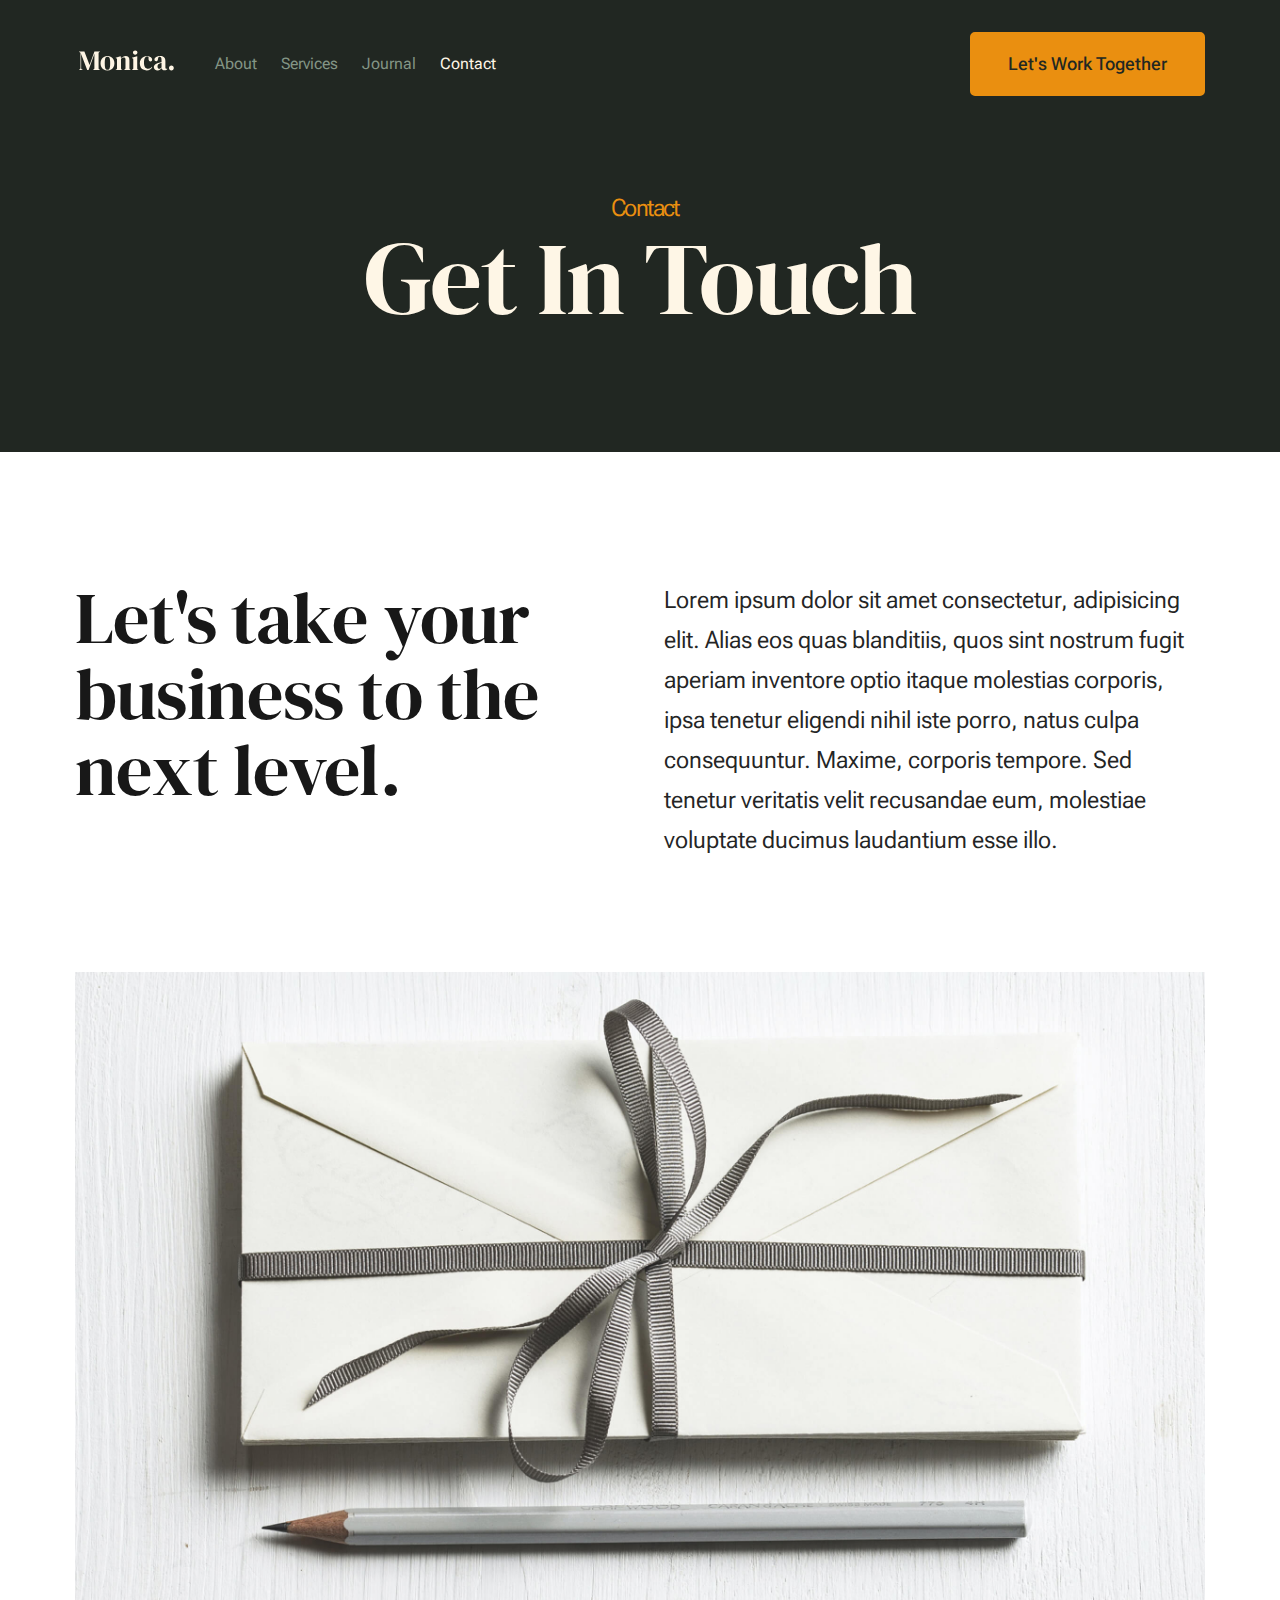
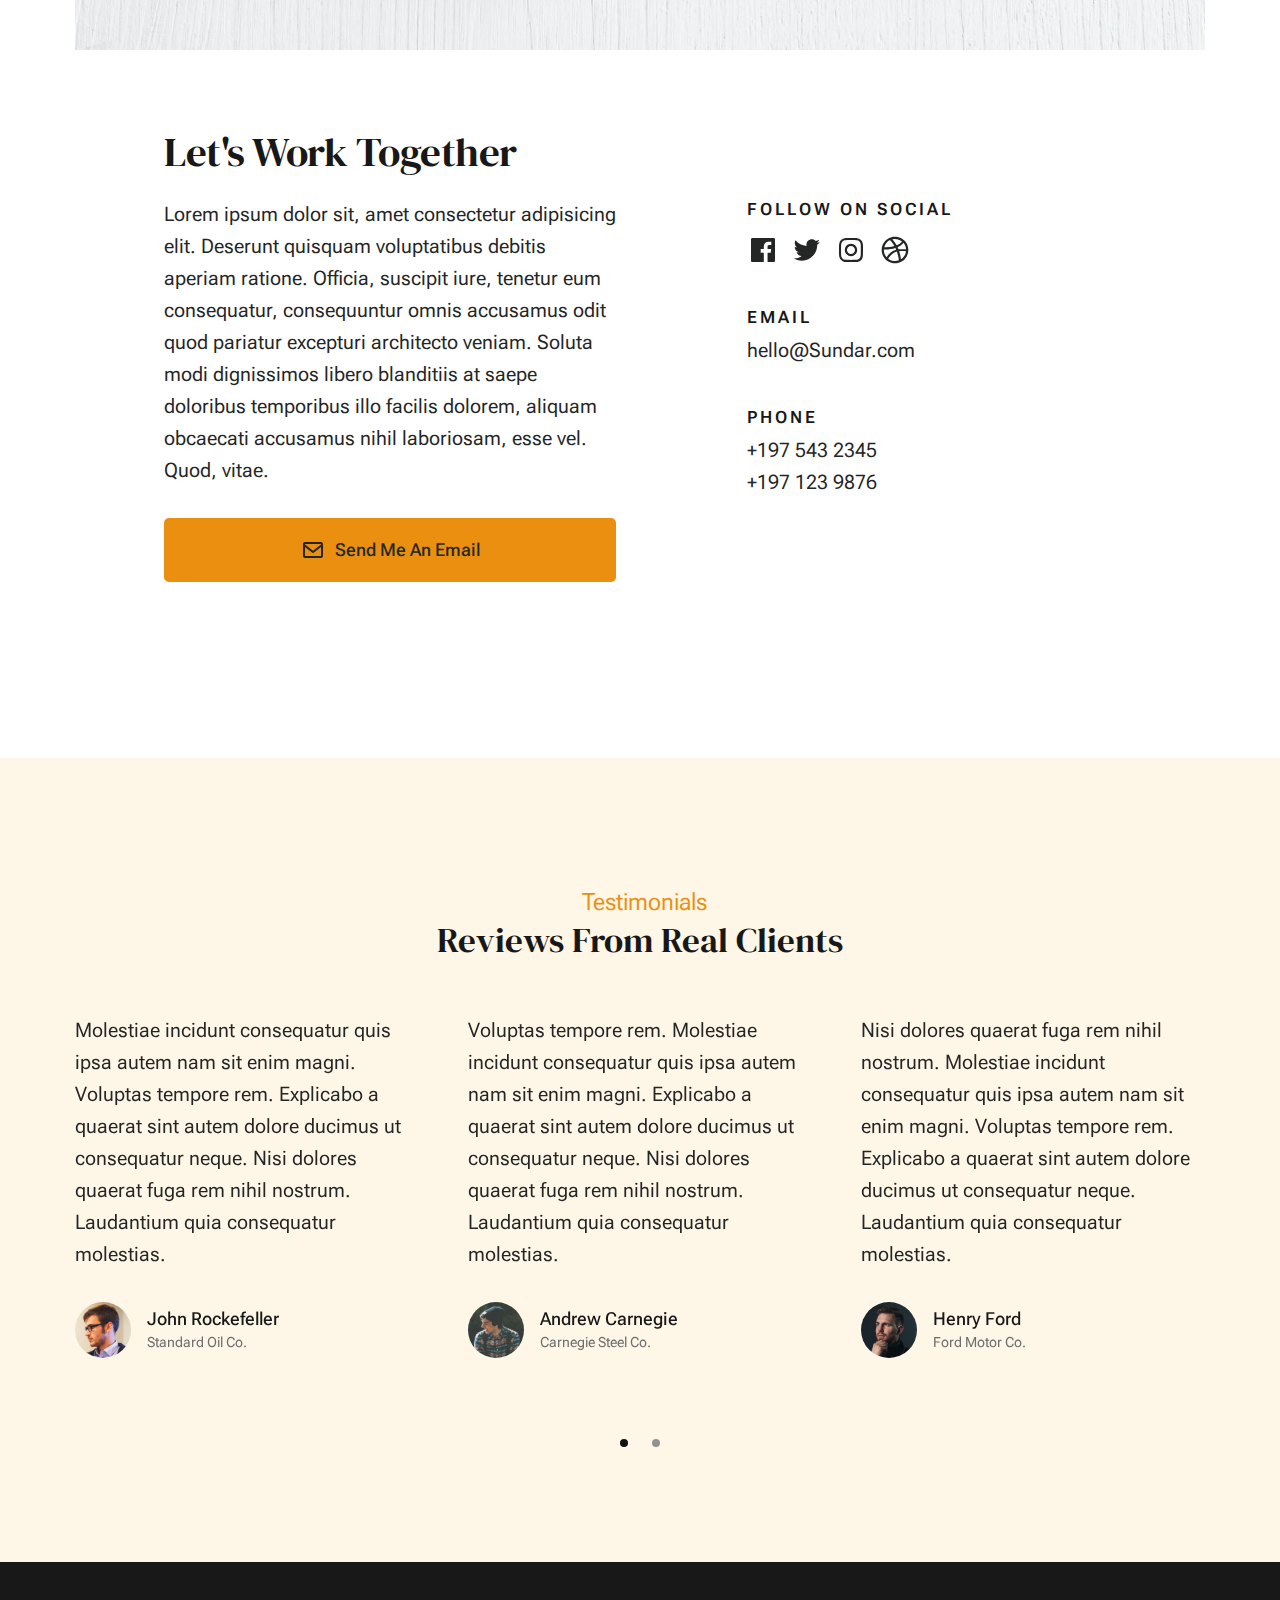
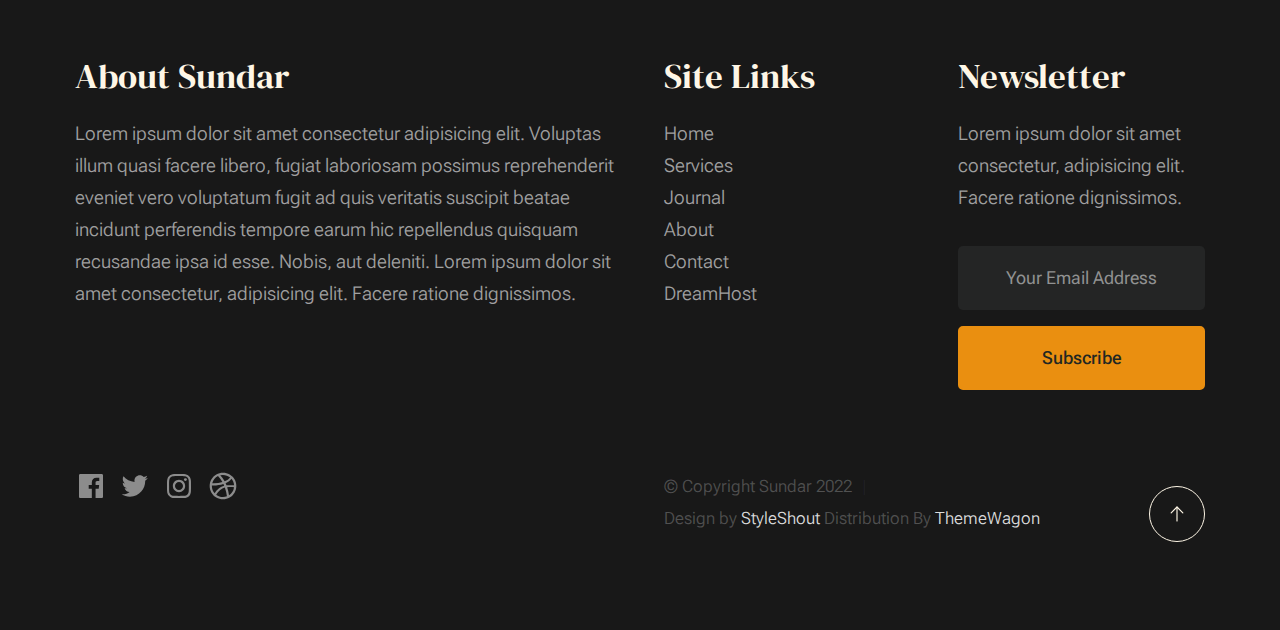
<file: contact.html>
<!DOCTYPE html>
<html lang="en" class="no-js" >
<head>

    <!--- basic page needs
    ================================================== -->
    <meta charset="utf-8">
    <meta name="viewport" content="width=device-width, initial-scale=1">
    <title>Contact - Sundar</title>

    <script>
        document.documentElement.classList.remove('no-js');
        document.documentElement.classList.add('js');
    </script>

    <!-- CSS
    ================================================== -->
    <link rel="stylesheet" href="css/vendor.css">
    <link rel="stylesheet" href="css/styles.css">

    <!-- favicons
    ================================================== -->
    <link rel="apple-touch-icon" sizes="180x180" href="apple-touch-icon.png">
    <link rel="icon" type="image/png" sizes="32x32" href="favicon-32x32.png">
    <link rel="icon" type="image/png" sizes="16x16" href="favicon-16x16.png">
    <link rel="manifest" href="site.webmanifest">

</head>


<body id="top">


    <!-- preloader
    ================================================== -->
    <div id="preloader">
        <div id="loader" class="dots-fade">
            <div></div>
            <div></div>
            <div></div>
        </div>
    </div>


    <!-- page wrap
    ================================================== -->
    <div id="page" class="s-pagewrap">


        <!-- # site header 
        ================================================== -->
        <header class="s-header">
            <div class="row s-header__inner width-sixteen-col">

                <div class="s-header__block">
                    <div class="s-header__logo">
                        <a class="logo" href="index.html">
                            <img src="images/logo.svg" alt="Homepage">
                        </a>
                    </div>

                    <a class="s-header__menu-toggle" href="#0"><span>Menu</span></a>
                </div> <!-- end s-header__block -->

                <nav class="s-header__nav">
    
                    <ul class="s-header__menu-links">
                        <li><a href="about.html">About</a></li>
                        <li><a href="services.html">Services</a></li>
                        <li><a href="blog.html">Journal</a></li>
                        <li class="current"><a href="contact.html">Contact</a></li>
                    </ul> <!-- s-header__menu-links -->

                    <div class="s-header__contact">
                        <a href="contact.html" class="btn btn--primary s-header__contact-btn">Let's Work Together</a>                        
                    </div> <!-- s-header__contact -->
    
                </nav> <!-- end s-header__nav -->

            </div> <!-- end s-header__inner -->
        </header> <!-- end s-header -->


        <!-- # site main content
        ================================================== -->
        <section id="content" class="s-content">

               <section class="s-pageheader pageheader">
                    <div class="row">
                        <div class="column xl-12">
                            <h1 class="page-title">
                                <span class="page-title__small-type text-pretitle">Contact</span>
                                Get In Touch
                            </h1>                            
                        </div>
                    </div>
               </section> <!--pageheader -->  

               <section class="s-pagecontent pagecontent">

                    <div class="row pageintro">
                        <div class="column xl-6 lg-12">
                            <h2 class="text-display-title">Let's take your business to the next level.</h2>
                        </div>
                        <div class="column xl-6 lg-12 u-flexitem-x-right">
                            <p class="lead">
                            Lorem ipsum dolor sit amet consectetur, adipisicing elit. Alias eos quas blanditiis, quos sint nostrum fugit aperiam 
                            inventore optio itaque molestias corporis, ipsa tenetur eligendi nihil iste porro, natus culpa consequuntur. Maxime, 
                            corporis tempore. Sed tenetur veritatis velit recusandae eum, molestiae voluptate ducimus laudantium esse illo. 
                            </p>
                        </div>                       
                    </div> <!-- pageintro -->   
                    
                    <div class="row pagemedia">
                        <d class="column xl-12">
                            <figure class="page-media">                                
                                <img src="images/thumbs/contact/contact-1200.jpg" 
                                     srcset="images/thumbs/contact/contact-2400.jpg 2400w, 
                                             images/thumbs/contact/contact-1200.jpg 1200w, 
                                             images/thumbs/contact/contact-600.jpg 600w" sizes="(max-width: 2400px) 100vw, 2400px" alt="">
                            </figure>
                        </d>
                    </div> <!-- pagemedia --> 

                    <div class="row width-narrower pagemain">
                        <div class="column xl-12">
                            <h2>Let's Work Together</h2>

                            <div class="row">
                                <div class="column xl-6 md-12 contact-cta">     
                                    <p>
                                    Lorem ipsum dolor sit, amet consectetur adipisicing elit. Deserunt quisquam voluptatibus debitis aperiam ratione. Officia, 
                                    suscipit iure, tenetur eum consequatur, consequuntur omnis accusamus odit quod pariatur excepturi architecto veniam. Soluta 
                                    modi dignissimos libero blanditiis at saepe doloribus temporibus illo facilis dolorem, aliquam obcaecati accusamus nihil 
                                    laboriosam, esse vel. Quod, vitae.
                                    </p>
        
                                    <a href="mailto:#0" class="btn btn--primary u-fullwidth contact-btn">
                                        <svg xmlns="http://www.w3.org/2000/svg" width="24" height="24" viewBox="0 0 24 24" style="fill: rgba(0, 0, 0, 1);transform: ;msFilter:;"><path d="M20 4H4c-1.103 0-2 .897-2 2v12c0 1.103.897 2 2 2h16c1.103 0 2-.897 2-2V6c0-1.103-.897-2-2-2zm0 2v.511l-8 6.223-8-6.222V6h16zM4 18V9.044l7.386 5.745a.994.994 0 0 0 1.228 0L20 9.044 20.002 18H4z"></path></svg>
                                        Send Me An Email
                                    </a>
                                </div> 
                                <div class="column xl-5 md-12 u-flexitem-x-right">

                                    <div class="contact-block">
                                        <h6>Follow On Social</h6>
                                        <ul class="contact-social social-list">
                                            <li>
                                                <a href="#0">
                                                    <svg xmlns="http://www.w3.org/2000/svg" width="24" height="24" viewBox="0 0 24 24" style="fill:rgba(0, 0, 0, 1);transform:;-ms-filter:"><path d="M20,3H4C3.447,3,3,3.448,3,4v16c0,0.552,0.447,1,1,1h8.615v-6.96h-2.338v-2.725h2.338v-2c0-2.325,1.42-3.592,3.5-3.592 c0.699-0.002,1.399,0.034,2.095,0.107v2.42h-1.435c-1.128,0-1.348,0.538-1.348,1.325v1.735h2.697l-0.35,2.725h-2.348V21H20 c0.553,0,1-0.448,1-1V4C21,3.448,20.553,3,20,3z"></path></svg>
                                                    <span class="u-screen-reader-text">Facebook</span>
                                                </a>
                                            </li>
                                            <li>
                                                <a href="#0">
                                                    <svg xmlns="http://www.w3.org/2000/svg" width="24" height="24" viewBox="0 0 24 24" style="fill:rgba(0, 0, 0, 1);transform:;-ms-filter:"><path d="M19.633,7.997c0.013,0.175,0.013,0.349,0.013,0.523c0,5.325-4.053,11.461-11.46,11.461c-2.282,0-4.402-0.661-6.186-1.809 c0.324,0.037,0.636,0.05,0.973,0.05c1.883,0,3.616-0.636,5.001-1.721c-1.771-0.037-3.255-1.197-3.767-2.793 c0.249,0.037,0.499,0.062,0.761,0.062c0.361,0,0.724-0.05,1.061-0.137c-1.847-0.374-3.23-1.995-3.23-3.953v-0.05 c0.537,0.299,1.16,0.486,1.82,0.511C3.534,9.419,2.823,8.184,2.823,6.787c0-0.748,0.199-1.434,0.548-2.032 c1.983,2.443,4.964,4.04,8.306,4.215c-0.062-0.3-0.1-0.611-0.1-0.923c0-2.22,1.796-4.028,4.028-4.028 c1.16,0,2.207,0.486,2.943,1.272c0.91-0.175,1.782-0.512,2.556-0.973c-0.299,0.935-0.936,1.721-1.771,2.22 c0.811-0.088,1.597-0.312,2.319-0.624C21.104,6.712,20.419,7.423,19.633,7.997z"></path></svg>
                                                    <span class="u-screen-reader-text">Twitter</span>
                                                </a>
                                            </li>
                                            <li>
                                                <a href="#0">
                                                    <svg xmlns="http://www.w3.org/2000/svg" width="24" height="24" viewBox="0 0 24 24" style="fill:rgba(0, 0, 0, 1);transform:;-ms-filter:"><path d="M11.999,7.377c-2.554,0-4.623,2.07-4.623,4.623c0,2.554,2.069,4.624,4.623,4.624c2.552,0,4.623-2.07,4.623-4.624 C16.622,9.447,14.551,7.377,11.999,7.377L11.999,7.377z M11.999,15.004c-1.659,0-3.004-1.345-3.004-3.003 c0-1.659,1.345-3.003,3.004-3.003s3.002,1.344,3.002,3.003C15.001,13.659,13.658,15.004,11.999,15.004L11.999,15.004z"></path><circle cx="16.806" cy="7.207" r="1.078"></circle><path d="M20.533,6.111c-0.469-1.209-1.424-2.165-2.633-2.632c-0.699-0.263-1.438-0.404-2.186-0.42 c-0.963-0.042-1.268-0.054-3.71-0.054s-2.755,0-3.71,0.054C7.548,3.074,6.809,3.215,6.11,3.479C4.9,3.946,3.945,4.902,3.477,6.111 c-0.263,0.7-0.404,1.438-0.419,2.186c-0.043,0.962-0.056,1.267-0.056,3.71c0,2.442,0,2.753,0.056,3.71 c0.015,0.748,0.156,1.486,0.419,2.187c0.469,1.208,1.424,2.164,2.634,2.632c0.696,0.272,1.435,0.426,2.185,0.45 c0.963,0.042,1.268,0.055,3.71,0.055s2.755,0,3.71-0.055c0.747-0.015,1.486-0.157,2.186-0.419c1.209-0.469,2.164-1.424,2.633-2.633 c0.263-0.7,0.404-1.438,0.419-2.186c0.043-0.962,0.056-1.267,0.056-3.71s0-2.753-0.056-3.71C20.941,7.57,20.801,6.819,20.533,6.111z M19.315,15.643c-0.007,0.576-0.111,1.147-0.311,1.688c-0.305,0.787-0.926,1.409-1.712,1.711c-0.535,0.199-1.099,0.303-1.67,0.311 c-0.95,0.044-1.218,0.055-3.654,0.055c-2.438,0-2.687,0-3.655-0.055c-0.569-0.007-1.135-0.112-1.669-0.311 c-0.789-0.301-1.414-0.923-1.719-1.711c-0.196-0.534-0.302-1.099-0.311-1.669c-0.043-0.95-0.053-1.218-0.053-3.654 c0-2.437,0-2.686,0.053-3.655c0.007-0.576,0.111-1.146,0.311-1.687c0.305-0.789,0.93-1.41,1.719-1.712 c0.534-0.198,1.1-0.303,1.669-0.311c0.951-0.043,1.218-0.055,3.655-0.055c2.437,0,2.687,0,3.654,0.055 c0.571,0.007,1.135,0.112,1.67,0.311c0.786,0.303,1.407,0.925,1.712,1.712c0.196,0.534,0.302,1.099,0.311,1.669 c0.043,0.951,0.054,1.218,0.054,3.655c0,2.436,0,2.698-0.043,3.654H19.315z"></path></svg>
                                                    <span class="u-screen-reader-text">Instagram</span>
                                                </a>
                                            </li>
                                            <li>
                                                <a href="#0">
                                                    <svg xmlns="http://www.w3.org/2000/svg" width="24" height="24" viewBox="0 0 24 24" style="fill: rgba(0, 0, 0, 1);transform: ;msFilter:;"><path d="M20.66 6.98a9.932 9.932 0 0 0-3.641-3.64C15.486 2.447 13.813 2 12 2s-3.486.447-5.02 1.34c-1.533.893-2.747 2.107-3.64 3.64S2 10.187 2 12s.446 3.487 1.34 5.02a9.924 9.924 0 0 0 3.641 3.64C8.514 21.553 10.187 22 12 22s3.486-.447 5.02-1.34a9.932 9.932 0 0 0 3.641-3.64C21.554 15.487 22 13.813 22 12s-.446-3.487-1.34-5.02zM12 3.66c2 0 3.772.64 5.32 1.919-.92 1.174-2.286 2.14-4.1 2.9-1.002-1.813-2.088-3.327-3.261-4.54A7.715 7.715 0 0 1 12 3.66zM5.51 6.8a8.116 8.116 0 0 1 2.711-2.22c1.212 1.201 2.325 2.7 3.34 4.5-2 .6-4.114.9-6.341.9-.573 0-1.006-.013-1.3-.04A8.549 8.549 0 0 1 5.51 6.8zM3.66 12c0-.054.003-.12.01-.2.007-.08.01-.146.01-.2.254.014.641.02 1.161.02 2.666 0 5.146-.367 7.439-1.1.187.373.381.793.58 1.26-1.32.293-2.674 1.006-4.061 2.14S6.4 16.247 5.76 17.5c-1.4-1.587-2.1-3.42-2.1-5.5zM12 20.34c-1.894 0-3.594-.587-5.101-1.759.601-1.187 1.524-2.322 2.771-3.401 1.246-1.08 2.483-1.753 3.71-2.02a29.441 29.441 0 0 1 1.56 6.62 8.166 8.166 0 0 1-2.94.56zm7.08-3.96a8.351 8.351 0 0 1-2.58 2.621c-.24-2.08-.7-4.107-1.379-6.081.932-.066 1.765-.1 2.5-.1.799 0 1.686.034 2.659.1a8.098 8.098 0 0 1-1.2 3.46zm-1.24-5c-1.16 0-2.233.047-3.22.14a27.053 27.053 0 0 0-.68-1.62c2.066-.906 3.532-2.006 4.399-3.3 1.2 1.414 1.854 3.027 1.96 4.84-.812-.04-1.632-.06-2.459-.06z"></path></svg>
                                                    <span class="u-screen-reader-text">Dribbble</span>
                                                </a>
                                            </li>
                                        </ul> <!-- end s-footer__social -->
                                    </div>

                                    <div class="contact-block">
                                        <h6>Email</h6>
                                        <a href="mailto:#0">hello@Sundar.com</a>
                                    </div>

                                    <div class="contact-block">
                                        <h6>Phone</h6>
                                        <ul class="contact-list">
                                            <li><a href="tel:197-543-2345">+197 543 2345</a></li>
                                            <li><a href="tel:197-123-9876">+197 123 9876</a></li>
                                        </ul>
                                    </div>

                                </div>
                            </div>
                        </div>                        
                    </div> <!-- end pagemain -->

               </section> <!-- pagecontent -->

               <section class="s-testimonials">

                    <div class="s-testimonials__header row row-x-center text-center">
                        <div class="column xl-8 lg-12">
        
                            <p class="text-pretitle">
                            Testimonials
                            </p>
                            <h3>
                            Reviews From Real Clients
                            </h3>                        
        
                        </div>
                    </div> <!--end s-testimonials__header -->

                    <div class="row s-testimonials__content">
                        <div class="column xl-12 testimonials">

                            <div class="swiper-container testimonials__slider page-slider">

                                <div class="swiper-wrapper">
                                    <div class="testimonials__slide swiper-slide">
                                        <p>
                                        Molestiae incidunt consequatur quis ipsa autem nam sit enim magni. Voluptas tempore rem. 
                                        Explicabo a quaerat sint autem dolore ducimus ut consequatur neque. Nisi dolores quaerat fuga rem nihil nostrum.
                                        Laudantium quia consequatur molestias.
                                        </p>
                                        <div class="testimonials__author">
                                            <img src="images/avatars/user-01.jpg" alt="Author image" class="testimonials__avatar">
                                            <cite class="testimonials__cite">
                                                <strong>John Rockefeller</strong>
                                                <span>Standard Oil Co.</span>
                                            </cite>
                                        </div>
                                    </div>
                                    <div class="testimonials__slide swiper-slide">
                                        <p>
                                        Voluptas tempore rem. Molestiae incidunt consequatur quis ipsa autem nam sit enim magni. 
                                        Explicabo a quaerat sint autem dolore ducimus ut consequatur neque. Nisi dolores quaerat fuga rem nihil nostrum.
                                        Laudantium quia consequatur molestias.
                                        </p>
                                        <div class="testimonials__author">
                                            <img src="images/avatars/user-04.jpg" alt="Author image" class="testimonials__avatar">
                                            <cite class="testimonials__cite">
                                                <strong>Andrew Carnegie</strong>
                                                <span>Carnegie Steel Co.</span>
                                            </cite>
                                        </div>
                                    </div>
                                    <div class="testimonials__slide swiper-slide">
                                        <p>
                                        Nisi dolores quaerat fuga rem nihil nostrum. Molestiae incidunt consequatur quis ipsa autem nam sit enim magni. 
                                        Voluptas tempore rem. Explicabo a quaerat sint autem dolore ducimus ut consequatur neque. 
                                        Laudantium quia consequatur molestias.
                                        </p>
                                        <div class="testimonials__author">
                                            <img src="images/avatars/user-06.jpg" alt="Author image" class="testimonials__avatar">
                                            <cite class="testimonials__cite">
                                                <strong>Henry Ford</strong>
                                                <span>Ford Motor Co.</span>
                                            </cite>
                                        </div>
                                    </div>
                                    <div class="testimonials__slide swiper-slide">
                                        <p>
                                        Molestiae incidunt consequatur quis ipsa autem nam sit enim magni. Voluptas tempore rem. 
                                        Explicabo a quaerat sint autem dolore ducimus ut consequatur neque. Nisi dolores quaerat fuga rem nihil nostrum.
                                        Laudantium quia consequatur molestias.
                                        </p>
                                        <div class="testimonials__author">
                                            <img src="images/avatars/user-02.jpg" alt="Author image" class="testimonials__avatar">
                                            <cite class="testimonials__cite">
                                                <strong>John Morgan</strong>
                                                <span>JP Morgan & Co.</span>
                                            </cite>
                                        </div>
                                    </div> 
                                </div> <!-- end swiper-wrapper --> 

                                <div class="swiper-pagination"></div>

                            </div> <!--end testimonials__slider --> 

                        </div> <!-- testimonials -->
                    </div> <!--end s-testimonials__content -->

               </section> <!-- end s-testimonials -->

        </section> <!-- s-content-->

        <!-- # footer 
        ================================================== -->
        <footer class="s-footer">
            <div class="row s-footer__content">
                <div class="column xl-6 lg-6 md-12 s-footer__block s-footer__about">                    
                    <h3>About Sundar</h3>
                    <p>
                    Lorem ipsum dolor sit amet consectetur adipisicing elit. Voluptas illum quasi facere libero, 
                    fugiat laboriosam possimus reprehenderit eveniet vero voluptatum fugit ad quis veritatis suscipit beatae 
                    incidunt perferendis tempore earum hic repellendus quisquam recusandae ipsa id esse. Nobis, aut deleniti.
                    Lorem ipsum dolor sit amet consectetur, adipisicing elit. Facere ratione dignissimos.
                    </p>               
                </div>                
                <div class="column xl-3 lg-6 md-12 s-footer__block s-footer__site-links">
                    <h3>Site Links</h3>
                    <ul class="link-list">
                        <li><a href="index.html">Home</a></li>
                        <li><a href="services.html">Services</a></li>
                        <li><a href="blog.html">Journal</a></li>
                        <li><a href="about.html">About</a></li>
                        <li><a href="contact.html">Contact</a></li>
                        <li><a href="https://www.dreamhost.com/r.cgi?287326">DreamHost</a></li>
                    </ul>
                </div>
                <div class="column xl-3 lg-6 md-12 tab-12 s-footer__block s-footer__newsletter">
                    <h3>Newsletter</h3>

                    <p>
                    Lorem ipsum dolor sit amet consectetur, adipisicing elit. Facere ratione dignissimos.
                    </p>

                    <div class="subscribe-form">
                        <form id="mc-form" class="mc-form">
                            <input type="email" name="EMAIL" id="mce-EMAIL" class="u-fullwidth text-center" placeholder="Your Email Address" title="The domain portion of the email address is invalid (the portion after the @)." pattern="^([^\x00-\x20\x22\x28\x29\x2c\x2e\x3a-\x3c\x3e\x40\x5b-\x5d\x7f-\xff]+|\x22([^\x0d\x22\x5c\x80-\xff]|\x5c[\x00-\x7f])*\x22)(\x2e([^\x00-\x20\x22\x28\x29\x2c\x2e\x3a-\x3c\x3e\x40\x5b-\x5d\x7f-\xff]+|\x22([^\x0d\x22\x5c\x80-\xff]|\x5c[\x00-\x7f])*\x22))*\x40([^\x00-\x20\x22\x28\x29\x2c\x2e\x3a-\x3c\x3e\x40\x5b-\x5d\x7f-\xff]+|\x5b([^\x0d\x5b-\x5d\x80-\xff]|\x5c[\x00-\x7f])*\x5d)(\x2e([^\x00-\x20\x22\x28\x29\x2c\x2e\x3a-\x3c\x3e\x40\x5b-\x5d\x7f-\xff]+|\x5b([^\x0d\x5b-\x5d\x80-\xff]|\x5c[\x00-\x7f])*\x5d))*(\.\w{2,})+$" required>
                            <input type="submit" name="subscribe" value="Subscribe" class="btn btn--primary btn--small u-fullwidth">
                            <!-- <div style="position: absolute; left: -5000px;" aria-hidden="true"><input type="text" name="b_cdb7b577e41181934ed6a6a44_9a91cfe7b3" tabindex="-1" value=""></div> -->
                            <div class="mc-status"></div>
                        </form>
                    </div>
                </div>
            </div>    
            
            <div class="row s-footer__bottom">
                <div class="column xl-6 lg-12">
                    <ul class="s-footer__social social-list">
                        <li>
                            <a href="#0">
                                <svg xmlns="http://www.w3.org/2000/svg" width="24" height="24" viewBox="0 0 24 24" style="fill:rgba(0, 0, 0, 1);transform:;-ms-filter:"><path d="M20,3H4C3.447,3,3,3.448,3,4v16c0,0.552,0.447,1,1,1h8.615v-6.96h-2.338v-2.725h2.338v-2c0-2.325,1.42-3.592,3.5-3.592 c0.699-0.002,1.399,0.034,2.095,0.107v2.42h-1.435c-1.128,0-1.348,0.538-1.348,1.325v1.735h2.697l-0.35,2.725h-2.348V21H20 c0.553,0,1-0.448,1-1V4C21,3.448,20.553,3,20,3z"></path></svg>
                                <span class="u-screen-reader-text">Facebook</span>
                            </a>
                        </li>
                        <li>
                            <a href="#0">
                                <svg xmlns="http://www.w3.org/2000/svg" width="24" height="24" viewBox="0 0 24 24" style="fill:rgba(0, 0, 0, 1);transform:;-ms-filter:"><path d="M19.633,7.997c0.013,0.175,0.013,0.349,0.013,0.523c0,5.325-4.053,11.461-11.46,11.461c-2.282,0-4.402-0.661-6.186-1.809 c0.324,0.037,0.636,0.05,0.973,0.05c1.883,0,3.616-0.636,5.001-1.721c-1.771-0.037-3.255-1.197-3.767-2.793 c0.249,0.037,0.499,0.062,0.761,0.062c0.361,0,0.724-0.05,1.061-0.137c-1.847-0.374-3.23-1.995-3.23-3.953v-0.05 c0.537,0.299,1.16,0.486,1.82,0.511C3.534,9.419,2.823,8.184,2.823,6.787c0-0.748,0.199-1.434,0.548-2.032 c1.983,2.443,4.964,4.04,8.306,4.215c-0.062-0.3-0.1-0.611-0.1-0.923c0-2.22,1.796-4.028,4.028-4.028 c1.16,0,2.207,0.486,2.943,1.272c0.91-0.175,1.782-0.512,2.556-0.973c-0.299,0.935-0.936,1.721-1.771,2.22 c0.811-0.088,1.597-0.312,2.319-0.624C21.104,6.712,20.419,7.423,19.633,7.997z"></path></svg>
                                <span class="u-screen-reader-text">Twitter</span>
                            </a>
                        </li>
                        <li>
                            <a href="#0">
                                <svg xmlns="http://www.w3.org/2000/svg" width="24" height="24" viewBox="0 0 24 24" style="fill:rgba(0, 0, 0, 1);transform:;-ms-filter:"><path d="M11.999,7.377c-2.554,0-4.623,2.07-4.623,4.623c0,2.554,2.069,4.624,4.623,4.624c2.552,0,4.623-2.07,4.623-4.624 C16.622,9.447,14.551,7.377,11.999,7.377L11.999,7.377z M11.999,15.004c-1.659,0-3.004-1.345-3.004-3.003 c0-1.659,1.345-3.003,3.004-3.003s3.002,1.344,3.002,3.003C15.001,13.659,13.658,15.004,11.999,15.004L11.999,15.004z"></path><circle cx="16.806" cy="7.207" r="1.078"></circle><path d="M20.533,6.111c-0.469-1.209-1.424-2.165-2.633-2.632c-0.699-0.263-1.438-0.404-2.186-0.42 c-0.963-0.042-1.268-0.054-3.71-0.054s-2.755,0-3.71,0.054C7.548,3.074,6.809,3.215,6.11,3.479C4.9,3.946,3.945,4.902,3.477,6.111 c-0.263,0.7-0.404,1.438-0.419,2.186c-0.043,0.962-0.056,1.267-0.056,3.71c0,2.442,0,2.753,0.056,3.71 c0.015,0.748,0.156,1.486,0.419,2.187c0.469,1.208,1.424,2.164,2.634,2.632c0.696,0.272,1.435,0.426,2.185,0.45 c0.963,0.042,1.268,0.055,3.71,0.055s2.755,0,3.71-0.055c0.747-0.015,1.486-0.157,2.186-0.419c1.209-0.469,2.164-1.424,2.633-2.633 c0.263-0.7,0.404-1.438,0.419-2.186c0.043-0.962,0.056-1.267,0.056-3.71s0-2.753-0.056-3.71C20.941,7.57,20.801,6.819,20.533,6.111z M19.315,15.643c-0.007,0.576-0.111,1.147-0.311,1.688c-0.305,0.787-0.926,1.409-1.712,1.711c-0.535,0.199-1.099,0.303-1.67,0.311 c-0.95,0.044-1.218,0.055-3.654,0.055c-2.438,0-2.687,0-3.655-0.055c-0.569-0.007-1.135-0.112-1.669-0.311 c-0.789-0.301-1.414-0.923-1.719-1.711c-0.196-0.534-0.302-1.099-0.311-1.669c-0.043-0.95-0.053-1.218-0.053-3.654 c0-2.437,0-2.686,0.053-3.655c0.007-0.576,0.111-1.146,0.311-1.687c0.305-0.789,0.93-1.41,1.719-1.712 c0.534-0.198,1.1-0.303,1.669-0.311c0.951-0.043,1.218-0.055,3.655-0.055c2.437,0,2.687,0,3.654,0.055 c0.571,0.007,1.135,0.112,1.67,0.311c0.786,0.303,1.407,0.925,1.712,1.712c0.196,0.534,0.302,1.099,0.311,1.669 c0.043,0.951,0.054,1.218,0.054,3.655c0,2.436,0,2.698-0.043,3.654H19.315z"></path></svg>
                                <span class="u-screen-reader-text">Instagram</span>
                            </a>
                        </li>
                        <li>
                            <a href="#0">
                                <svg xmlns="http://www.w3.org/2000/svg" width="24" height="24" viewBox="0 0 24 24" style="fill: rgba(0, 0, 0, 1);transform: ;msFilter:;"><path d="M20.66 6.98a9.932 9.932 0 0 0-3.641-3.64C15.486 2.447 13.813 2 12 2s-3.486.447-5.02 1.34c-1.533.893-2.747 2.107-3.64 3.64S2 10.187 2 12s.446 3.487 1.34 5.02a9.924 9.924 0 0 0 3.641 3.64C8.514 21.553 10.187 22 12 22s3.486-.447 5.02-1.34a9.932 9.932 0 0 0 3.641-3.64C21.554 15.487 22 13.813 22 12s-.446-3.487-1.34-5.02zM12 3.66c2 0 3.772.64 5.32 1.919-.92 1.174-2.286 2.14-4.1 2.9-1.002-1.813-2.088-3.327-3.261-4.54A7.715 7.715 0 0 1 12 3.66zM5.51 6.8a8.116 8.116 0 0 1 2.711-2.22c1.212 1.201 2.325 2.7 3.34 4.5-2 .6-4.114.9-6.341.9-.573 0-1.006-.013-1.3-.04A8.549 8.549 0 0 1 5.51 6.8zM3.66 12c0-.054.003-.12.01-.2.007-.08.01-.146.01-.2.254.014.641.02 1.161.02 2.666 0 5.146-.367 7.439-1.1.187.373.381.793.58 1.26-1.32.293-2.674 1.006-4.061 2.14S6.4 16.247 5.76 17.5c-1.4-1.587-2.1-3.42-2.1-5.5zM12 20.34c-1.894 0-3.594-.587-5.101-1.759.601-1.187 1.524-2.322 2.771-3.401 1.246-1.08 2.483-1.753 3.71-2.02a29.441 29.441 0 0 1 1.56 6.62 8.166 8.166 0 0 1-2.94.56zm7.08-3.96a8.351 8.351 0 0 1-2.58 2.621c-.24-2.08-.7-4.107-1.379-6.081.932-.066 1.765-.1 2.5-.1.799 0 1.686.034 2.659.1a8.098 8.098 0 0 1-1.2 3.46zm-1.24-5c-1.16 0-2.233.047-3.22.14a27.053 27.053 0 0 0-.68-1.62c2.066-.906 3.532-2.006 4.399-3.3 1.2 1.414 1.854 3.027 1.96 4.84-.812-.04-1.632-.06-2.459-.06z"></path></svg>
                                <span class="u-screen-reader-text">Dribbble</span>
                            </a>
                        </li>
                    </ul> <!-- end s-footer__social -->
                </div>
                <div class="column xl-6 lg-12">
                    <p class="ss-copyright">
                        <span>© Copyright Sundar 2022</span> 
                        <span>Design by <a href="https://www.styleshout.com/">StyleShout</a> Distribution By <a href="https://themewagon.com">ThemeWagon</a></span>
                    </p>
                </div>

                <div class="ss-go-top">
                    <a class="smoothscroll" title="Back to Top" href="#top">
                        <svg xmlns="http://www.w3.org/2000/svg" viewBox="0 0 24 24" width="36" height="36" fill="none" stroke="#ffffff" stroke-width="1" stroke-linecap="round" stroke-linejoin="round">&lt;!--!  Atomicons Free 1.00 by @atisalab License - https://atomicons.com/license/ (Icons: CC BY 4.0) Copyright 2021 Atomicons --&gt;<polyline points="17 11 12 6 7 11"></polyline><line x1="12" y1="18" x2="12" y2="6"></line></svg>
                    </a>
                </div> <!-- end ss-go-top -->
            </div>
            
        </footer> <!-- end s-footer -->

    </div> <!-- end page-wrap -->

    <!-- Java Script
    ================================================== -->
    <script src="js/plugins.js"></script>
    <script src="js/main.js"></script>

</body>
</html>
</file>
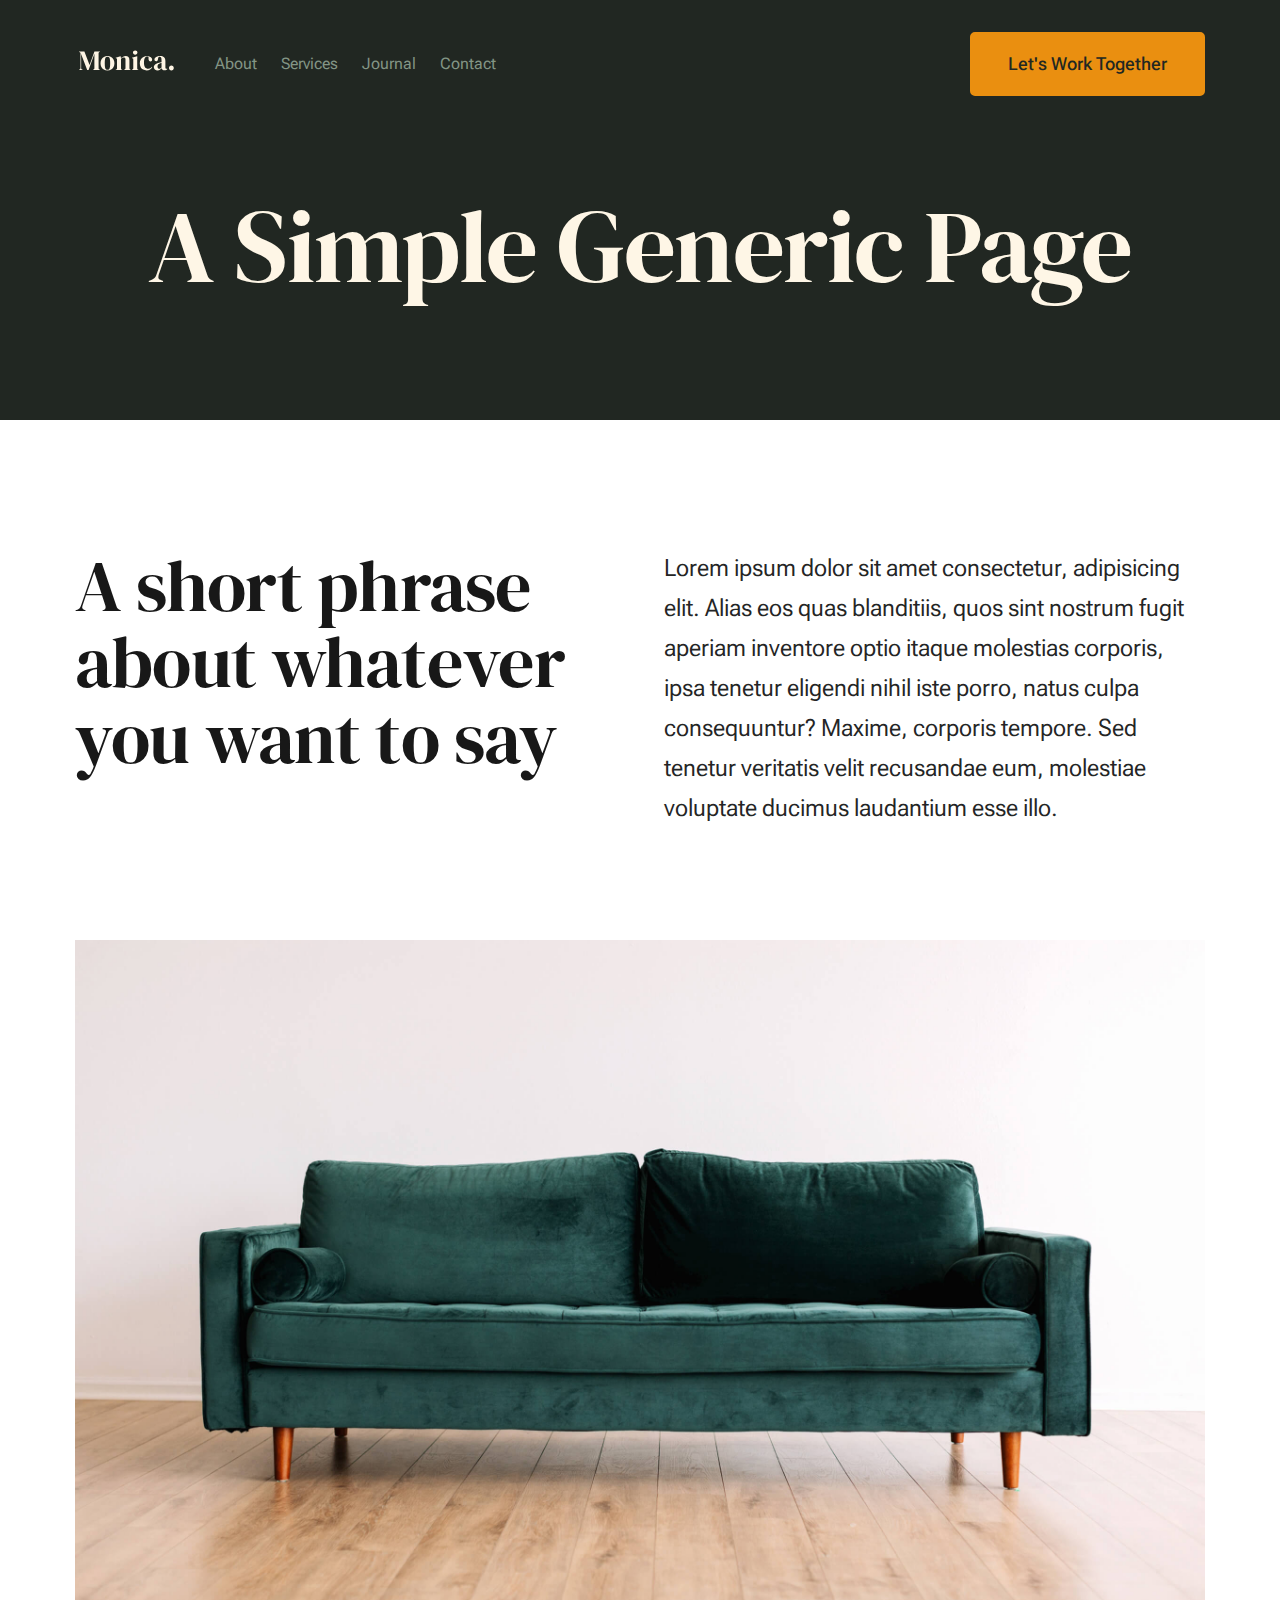
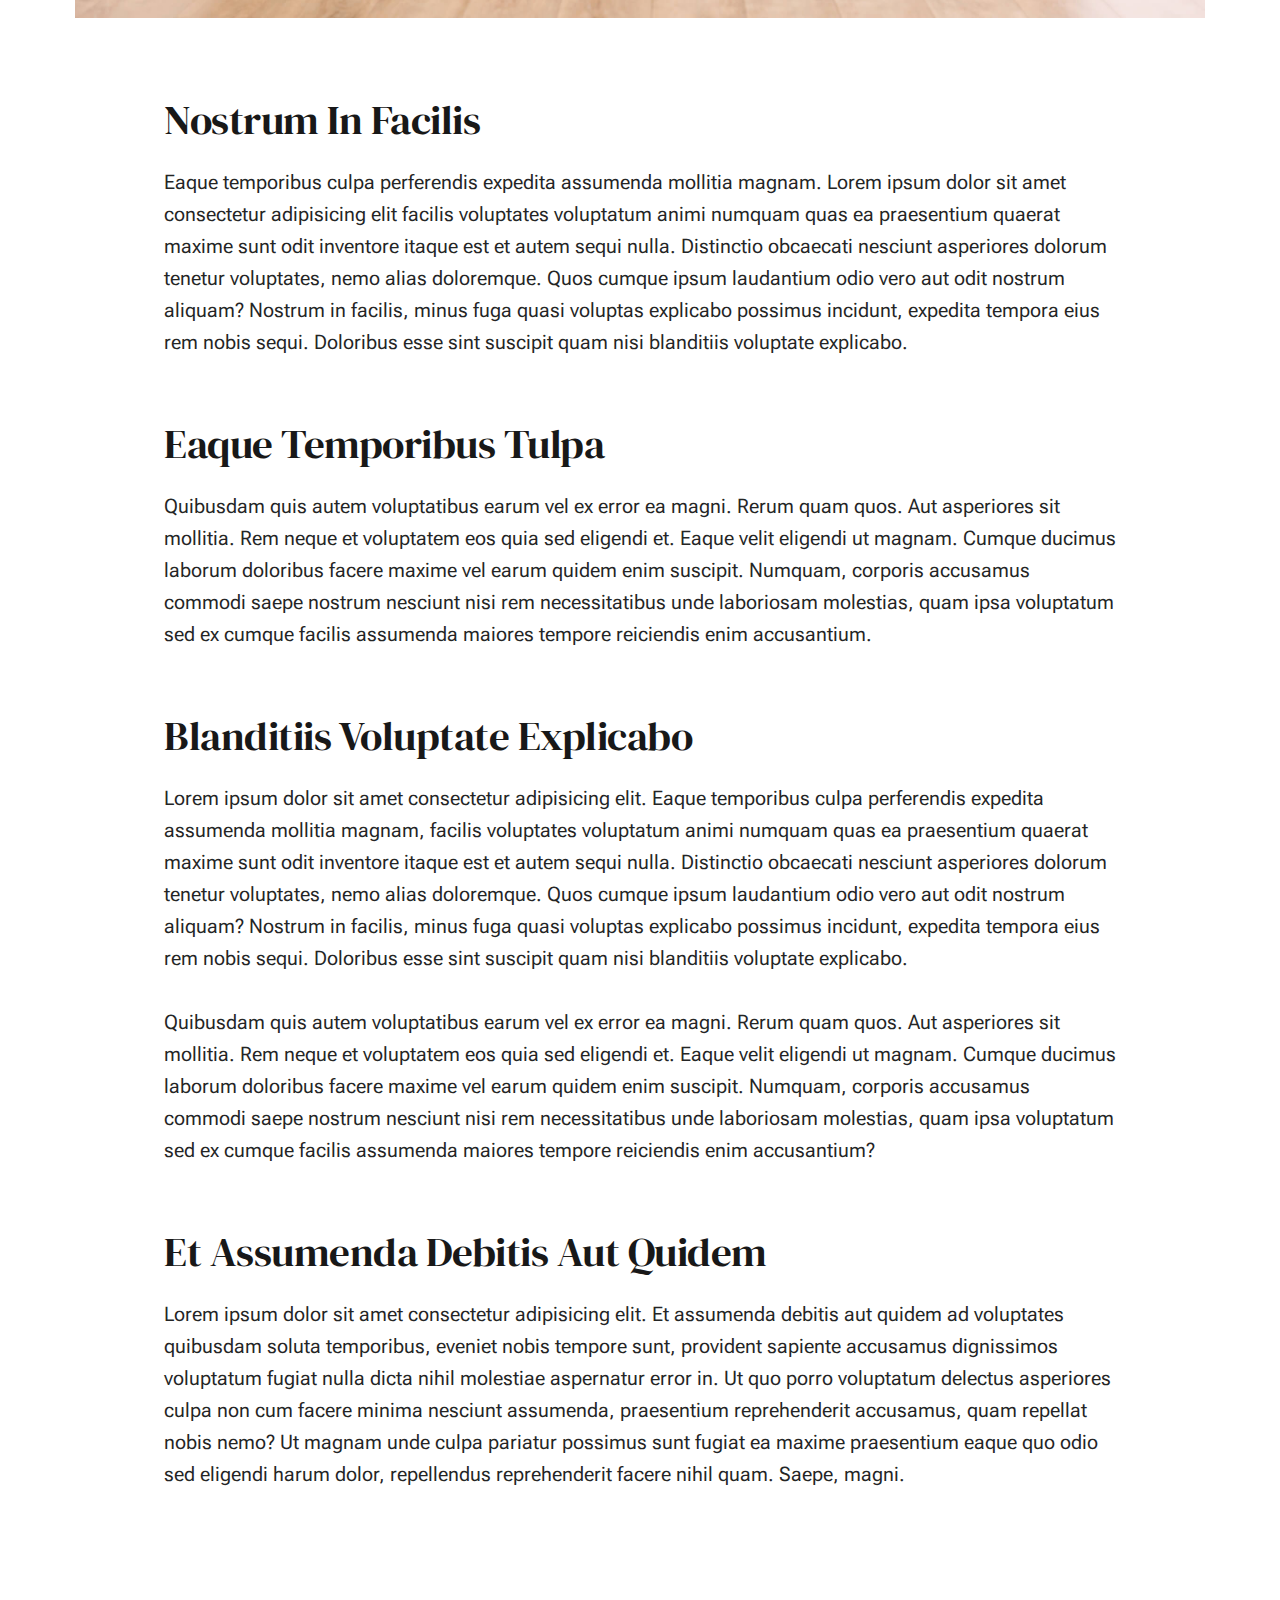
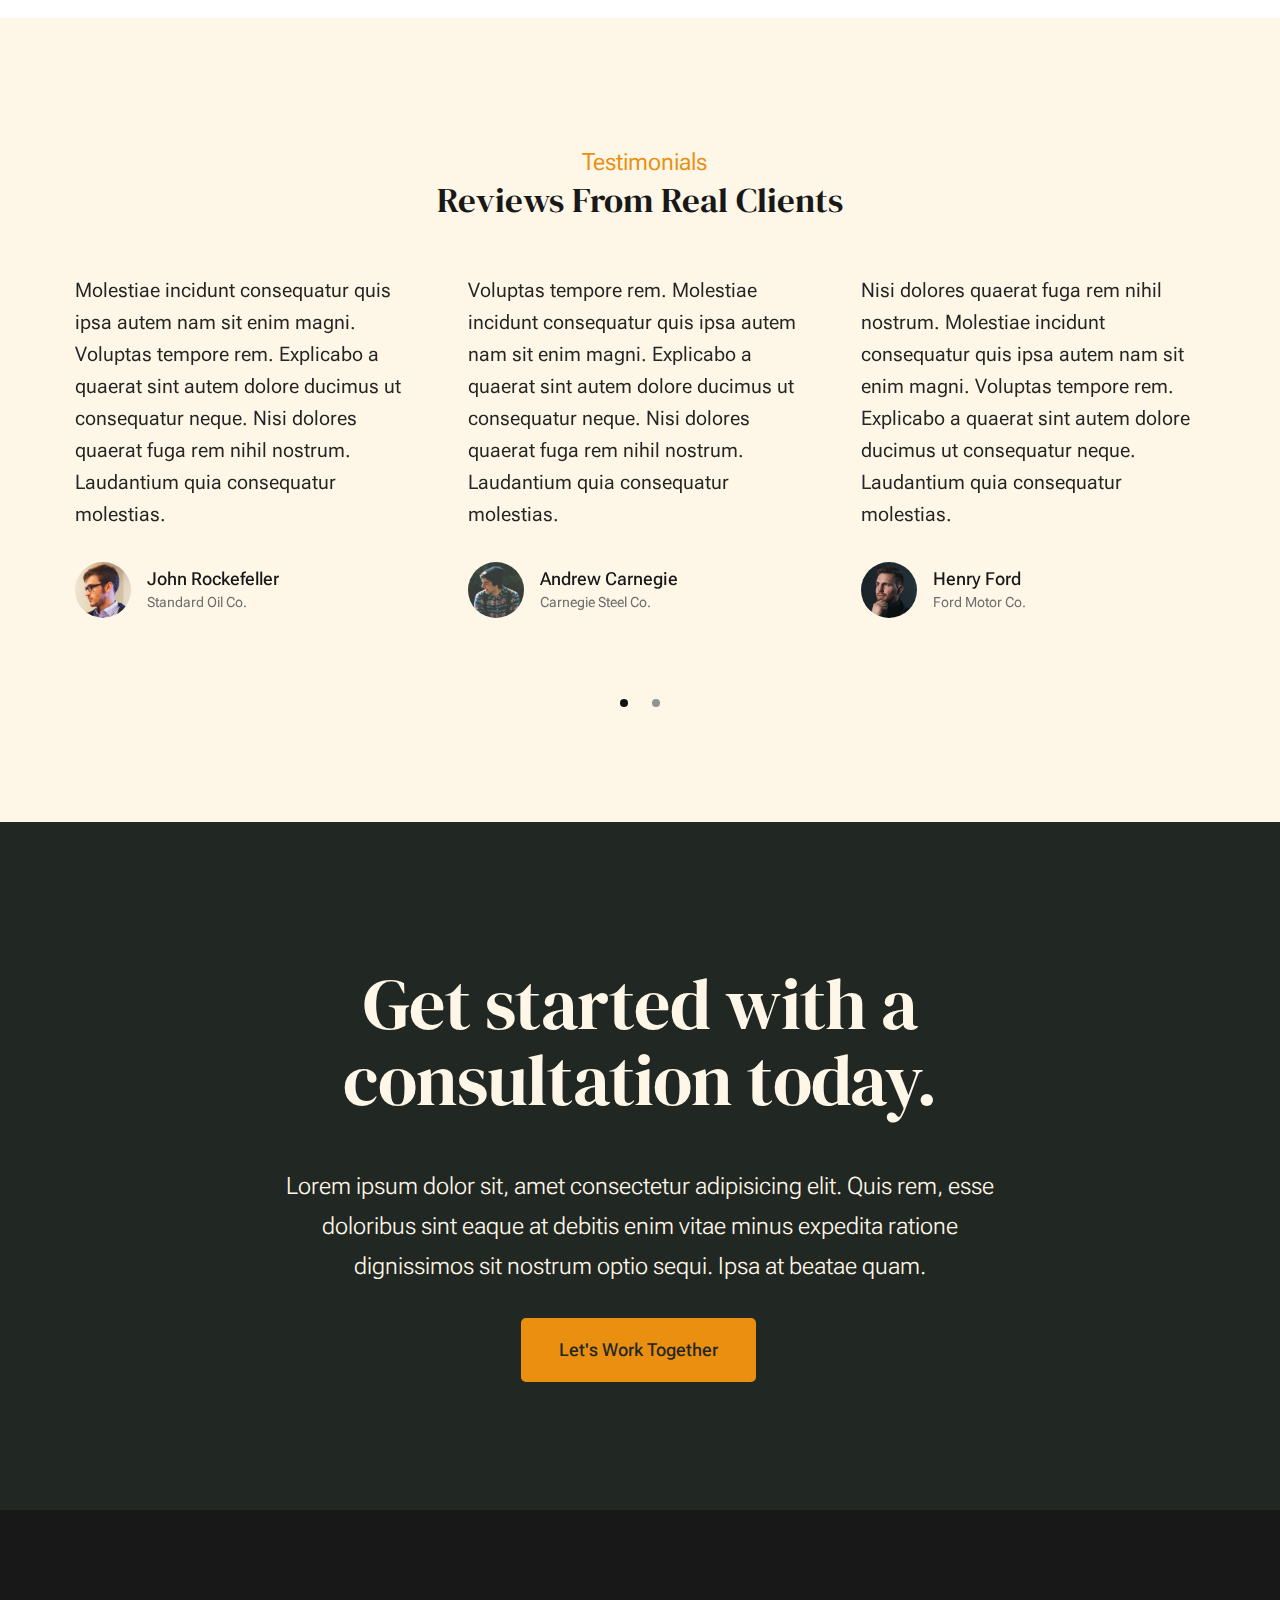
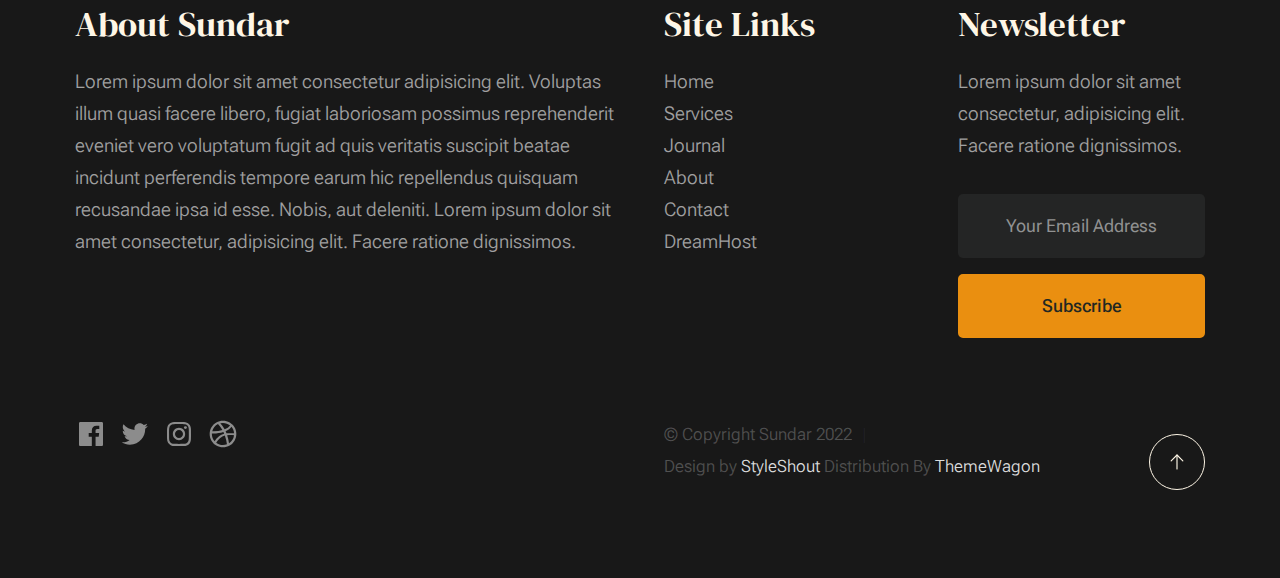
<file: generic.html>
<!DOCTYPE html>
<html lang="en" class="no-js" >
<head>

    <!--- basic page needs
    ================================================== -->
    <meta charset="utf-8">
    <meta name="viewport" content="width=device-width, initial-scale=1">
    <title>Generic - Sundar</title>

    <script>
        document.documentElement.classList.remove('no-js');
        document.documentElement.classList.add('js');
    </script>

    <!-- CSS
    ================================================== -->
    <link rel="stylesheet" href="css/vendor.css">
    <link rel="stylesheet" href="css/styles.css">

    <!-- favicons
    ================================================== -->
    <link rel="apple-touch-icon" sizes="180x180" href="apple-touch-icon.png">
    <link rel="icon" type="image/png" sizes="32x32" href="favicon-32x32.png">
    <link rel="icon" type="image/png" sizes="16x16" href="favicon-16x16.png">
    <link rel="manifest" href="site.webmanifest">

</head>


<body id="top">


    <!-- preloader
    ================================================== -->
    <div id="preloader">
        <div id="loader" class="dots-fade">
            <div></div>
            <div></div>
            <div></div>
        </div>
    </div>


    <!-- page wrap
    ================================================== -->
    <div id="page" class="s-pagewrap">


        <!-- # site header 
        ================================================== -->
        <header class="s-header">

            <div class="row s-header__inner width-sixteen-col">

                <div class="s-header__block">
                    <div class="s-header__logo">
                        <a class="logo" href="index.html">
                            <img src="images/logo.svg" alt="Homepage">
                        </a>
                    </div>

                    <a class="s-header__menu-toggle" href="#0"><span>Menu</span></a>
                </div> <!-- end s-header__block -->

                <nav class="s-header__nav">
    
                    <ul class="s-header__menu-links">
                        <li><a href="about.html">About</a></li>
                        <li><a href="services.html">Services</a></li>
                        <li><a href="blog.html">Journal</a></li>
                        <li><a href="contact.html">Contact</a></li>
                    </ul> <!-- s-header__menu-links -->

                    <div class="s-header__contact">
                        <a href="contact.html" class="btn btn--primary s-header__contact-btn">Let's Work Together</a>                        
                    </div> <!-- s-header__contact -->
    
                </nav> <!-- end s-header__nav -->

            </div> <!-- end s-header__inner -->

        </header> <!-- end s-header -->


        <!-- # site main content
        ================================================== -->
        <section id="content" class="s-content">

               <section class="s-pageheader pageheader">
                    <div class="row">
                        <div class="column xl-12">
                            <h1 class="page-title">
                               A Simple Generic Page
                            </h1>
                            
                        </div>
                    </div>
               </section> <!-- end pageheader --> 

               <section class="s-pagecontent pagecontent">

                    <div class="row pageintro">
                        <div class="column xl-6 lg-12">
                            <h2 class="text-display-title">A short phrase about whatever you want to say</h2>
                        </div>
                        <div class="column xl-6 lg-12 u-flexitem-x-right">
                            <p class="lead">
                            Lorem ipsum dolor sit amet consectetur, adipisicing elit. Alias eos quas blanditiis, quos sint nostrum fugit aperiam 
                            inventore optio itaque molestias corporis, ipsa tenetur eligendi nihil iste porro, natus culpa consequuntur? Maxime, 
                            corporis tempore. Sed tenetur veritatis velit recusandae eum, molestiae voluptate ducimus laudantium esse illo. 
                            </p>
                        </div>                       
                    </div> <!-- end pageintro -->   
                    
                    <div class="row pagemedia">
                        <d class="column xl-12">
                            <figure class="page-media">                                
                                <img src="images/sample-1200.jpg" 
                                     srcset="images/sample-2400.jpg 2400w, 
                                             images/sample-1200.jpg 1200w, 
                                             images/sample-600.jpg 600w" sizes="(max-width: 2400px) 100vw, 2400px" alt="">
                            </figure>
                        </d>
                    </div> <!-- end pagemedia -->

                    <div class="row width-narrower pagemain">
                        <div class="column xl-12"> 

                            <h2>Nostrum In Facilis</h2>
                            <p>
                            Eaque temporibus culpa perferendis expedita assumenda mollitia magnam. Lorem ipsum dolor sit amet consectetur adipisicing elit
                            facilis voluptates voluptatum animi numquam quas ea praesentium quaerat maxime sunt odit inventore itaque est et autem sequi nulla. 
                            Distinctio obcaecati nesciunt asperiores dolorum tenetur voluptates, nemo alias doloremque. Quos cumque ipsum laudantium odio vero 
                            aut odit nostrum aliquam? Nostrum in facilis, minus fuga quasi voluptas explicabo possimus incidunt, expedita tempora eius rem nobis sequi. 
                            Doloribus esse sint suscipit quam nisi blanditiis voluptate explicabo.
                            </p>

                            <h2>Eaque Temporibus Tulpa</h2>

                            <p>
                            Quibusdam quis autem voluptatibus earum vel ex error ea magni. Rerum quam quos. Aut asperiores sit mollitia. Rem neque et voluptatem 
                            eos quia sed eligendi et. Eaque velit eligendi ut magnam. Cumque ducimus laborum doloribus facere maxime vel earum quidem enim suscipit. 
                            Numquam, corporis accusamus commodi saepe nostrum nesciunt nisi rem necessitatibus unde laboriosam molestias, quam ipsa voluptatum sed 
                            ex cumque facilis assumenda maiores tempore reiciendis enim accusantium.
                            </p>

                            <h2>Blanditiis Voluptate Explicabo</h2>
                            <p>
                            Lorem ipsum dolor sit amet consectetur adipisicing elit. Eaque temporibus culpa perferendis expedita assumenda mollitia magnam, 
                            facilis voluptates voluptatum animi numquam quas ea praesentium quaerat maxime sunt odit inventore itaque est et autem sequi nulla. 
                            Distinctio obcaecati nesciunt asperiores dolorum tenetur voluptates, nemo alias doloremque. Quos cumque ipsum laudantium odio vero aut 
                            odit nostrum aliquam? Nostrum in facilis, minus fuga quasi voluptas explicabo possimus incidunt, expedita tempora eius rem nobis sequi. 
                            Doloribus esse sint suscipit quam nisi blanditiis voluptate explicabo.
                            </p>

                            <p>
                            Quibusdam quis autem voluptatibus earum vel ex error ea magni. Rerum quam quos. Aut asperiores sit mollitia. Rem neque et voluptatem 
                            eos quia sed eligendi et. Eaque velit eligendi ut magnam. Cumque ducimus laborum doloribus facere maxime vel earum quidem enim suscipit. 
                            Numquam, corporis accusamus commodi saepe nostrum nesciunt nisi rem necessitatibus unde laboriosam molestias, quam ipsa voluptatum sed 
                            ex cumque facilis assumenda maiores tempore reiciendis enim accusantium?
                            </p>                   

                            <h2>Et Assumenda Debitis Aut Quidem</h2>
                            <p>
                            Lorem ipsum dolor sit amet consectetur adipisicing elit. Et assumenda debitis aut quidem ad voluptates quibusdam soluta temporibus, 
                            eveniet nobis tempore sunt, provident sapiente accusamus dignissimos voluptatum fugiat nulla dicta nihil molestiae aspernatur error in. 
                            Ut quo porro voluptatum delectus asperiores culpa non cum facere minima nesciunt assumenda, praesentium reprehenderit accusamus, quam 
                            repellat nobis nemo? Ut magnam unde culpa pariatur possimus sunt fugiat ea maxime praesentium eaque quo odio sed eligendi harum dolor, 
                            repellendus reprehenderit facere nihil quam. Saepe, magni.
                            </p>

                        </div> <!-- end grid-block-->
                    </div> <!-- end pagemain -->

               </section> <!-- pagecontent -->

               <section class="s-testimonials">

                    <div class="s-testimonials__header row row-x-center text-center">
                        <div class="column xl-8 lg-12">
        
                            <p class="text-pretitle">
                            Testimonials
                            </p>
                            <h3>
                            Reviews From Real Clients
                            </h3>                        
        
                        </div>
                    </div> <!--end s-testimonials__header -->

                    <div class="row s-testimonials__content">
                        <div class="column xl-12 testimonials">

                            <div class="swiper-container testimonials__slider page-slider">

                                <div class="swiper-wrapper">
                                    <div class="testimonials__slide swiper-slide">
                                        <p>
                                        Molestiae incidunt consequatur quis ipsa autem nam sit enim magni. Voluptas tempore rem. 
                                        Explicabo a quaerat sint autem dolore ducimus ut consequatur neque. Nisi dolores quaerat fuga rem nihil nostrum.
                                        Laudantium quia consequatur molestias.
                                        </p>
                                        <div class="testimonials__author">
                                            <img src="images/avatars/user-01.jpg" alt="Author image" class="testimonials__avatar">
                                            <cite class="testimonials__cite">
                                                <strong>John Rockefeller</strong>
                                                <span>Standard Oil Co.</span>
                                            </cite>
                                        </div>
                                    </div>
                                    <div class="testimonials__slide swiper-slide">
                                        <p>
                                        Voluptas tempore rem. Molestiae incidunt consequatur quis ipsa autem nam sit enim magni. 
                                        Explicabo a quaerat sint autem dolore ducimus ut consequatur neque. Nisi dolores quaerat fuga rem nihil nostrum.
                                        Laudantium quia consequatur molestias.
                                        </p>
                                        <div class="testimonials__author">
                                            <img src="images/avatars/user-04.jpg" alt="Author image" class="testimonials__avatar">
                                            <cite class="testimonials__cite">
                                                <strong>Andrew Carnegie</strong>
                                                <span>Carnegie Steel Co.</span>
                                            </cite>
                                        </div>
                                    </div>
                                    <div class="testimonials__slide swiper-slide">
                                        <p>
                                        Nisi dolores quaerat fuga rem nihil nostrum. Molestiae incidunt consequatur quis ipsa autem nam sit enim magni. 
                                        Voluptas tempore rem. Explicabo a quaerat sint autem dolore ducimus ut consequatur neque. 
                                        Laudantium quia consequatur molestias.
                                        </p>
                                        <div class="testimonials__author">
                                            <img src="images/avatars/user-06.jpg" alt="Author image" class="testimonials__avatar">
                                            <cite class="testimonials__cite">
                                                <strong>Henry Ford</strong>
                                                <span>Ford Motor Co.</span>
                                            </cite>
                                        </div>
                                    </div>
                                    <div class="testimonials__slide swiper-slide">
                                        <p>
                                        Molestiae incidunt consequatur quis ipsa autem nam sit enim magni. Voluptas tempore rem. 
                                        Explicabo a quaerat sint autem dolore ducimus ut consequatur neque. Nisi dolores quaerat fuga rem nihil nostrum.
                                        Laudantium quia consequatur molestias.
                                        </p>
                                        <div class="testimonials__author">
                                            <img src="images/avatars/user-02.jpg" alt="Author image" class="testimonials__avatar">
                                            <cite class="testimonials__cite">
                                                <strong>John Morgan</strong>
                                                <span>JP Morgan & Co.</span>
                                            </cite>
                                        </div>
                                    </div> 
                                </div> <!-- end swiper-wrapper --> 

                                <div class="swiper-pagination"></div>

                            </div> <!--end testimonials__slider --> 

                        </div> <!-- testimonials -->
                    </div> <!--end s-testimonials__content -->

               </section> <!-- end s-testimonials -->

        </section> <!-- s-content-->

        <!-- # cta
        ================================================== -->
        <section id="cta" class="s-cta">

            <div class="row row-x-center text-center">
                <div class="column xl-8 lg-12">

                    <div class="s-cta__content">
                        <h2 class="text-display-title">
                        Get started with a consultation today.
                        </h2>
                        <p class="lead">
                        Lorem ipsum dolor sit, amet consectetur adipisicing elit. Quis rem, esse doloribus sint eaque at debitis enim vitae minus expedita ratione dignissimos sit nostrum optio sequi. Ipsa at beatae quam.
                        </p>
                        <a href="contact.html" class="btn btn--primary">Let's Work Together</a>
                    </div>

                </div>
            </div>

        </section> <!-- end s-cta -->


        <!-- # footer 
        ================================================== -->
        <footer class="s-footer">
            <div class="row s-footer__content">
                <div class="column xl-6 lg-6 md-12 s-footer__block s-footer__about">                    
                    <h3>About Sundar</h3>
                    <p>
                    Lorem ipsum dolor sit amet consectetur adipisicing elit. Voluptas illum quasi facere libero, 
                    fugiat laboriosam possimus reprehenderit eveniet vero voluptatum fugit ad quis veritatis suscipit beatae 
                    incidunt perferendis tempore earum hic repellendus quisquam recusandae ipsa id esse. Nobis, aut deleniti.
                    Lorem ipsum dolor sit amet consectetur, adipisicing elit. Facere ratione dignissimos.
                    </p>               
                </div>                
                <div class="column xl-3 lg-6 md-12 s-footer__block s-footer__site-links">
                    <h3>Site Links</h3>
                    <ul class="link-list">
                        <li><a href="index.html">Home</a></li>
                        <li><a href="services.html">Services</a></li>
                        <li><a href="blog.html">Journal</a></li>
                        <li><a href="about.html">About</a></li>
                        <li><a href="contact.html">Contact</a></li>
                        <li><a href="https://www.dreamhost.com/r.cgi?287326">DreamHost</a></li>
                    </ul>
                </div>
                <div class="column xl-3 lg-6 md-12 tab-12 s-footer__block s-footer__newsletter">
                    <h3>Newsletter</h3>

                    <p>
                    Lorem ipsum dolor sit amet consectetur, adipisicing elit. Facere ratione dignissimos.
                    </p>

                    <div class="subscribe-form">
                        <form id="mc-form" class="mc-form">
                            <input type="email" name="EMAIL" id="mce-EMAIL" class="u-fullwidth text-center" placeholder="Your Email Address" title="The domain portion of the email address is invalid (the portion after the @)." pattern="^([^\x00-\x20\x22\x28\x29\x2c\x2e\x3a-\x3c\x3e\x40\x5b-\x5d\x7f-\xff]+|\x22([^\x0d\x22\x5c\x80-\xff]|\x5c[\x00-\x7f])*\x22)(\x2e([^\x00-\x20\x22\x28\x29\x2c\x2e\x3a-\x3c\x3e\x40\x5b-\x5d\x7f-\xff]+|\x22([^\x0d\x22\x5c\x80-\xff]|\x5c[\x00-\x7f])*\x22))*\x40([^\x00-\x20\x22\x28\x29\x2c\x2e\x3a-\x3c\x3e\x40\x5b-\x5d\x7f-\xff]+|\x5b([^\x0d\x5b-\x5d\x80-\xff]|\x5c[\x00-\x7f])*\x5d)(\x2e([^\x00-\x20\x22\x28\x29\x2c\x2e\x3a-\x3c\x3e\x40\x5b-\x5d\x7f-\xff]+|\x5b([^\x0d\x5b-\x5d\x80-\xff]|\x5c[\x00-\x7f])*\x5d))*(\.\w{2,})+$" required>
                            <input type="submit" name="subscribe" value="Subscribe" class="btn btn--primary btn--small u-fullwidth">
                            <!-- <div style="position: absolute; left: -5000px;" aria-hidden="true"><input type="text" name="b_cdb7b577e41181934ed6a6a44_9a91cfe7b3" tabindex="-1" value=""></div> -->
                            <div class="mc-status"></div>
                        </form>
                    </div>
                </div>
            </div>    
            
            <div class="row s-footer__bottom">
                <div class="column xl-6 lg-12">
                    <ul class="s-footer__social social-list">
                        <li>
                            <a href="#0">
                                <svg xmlns="http://www.w3.org/2000/svg" width="24" height="24" viewBox="0 0 24 24" style="fill:rgba(0, 0, 0, 1);transform:;-ms-filter:"><path d="M20,3H4C3.447,3,3,3.448,3,4v16c0,0.552,0.447,1,1,1h8.615v-6.96h-2.338v-2.725h2.338v-2c0-2.325,1.42-3.592,3.5-3.592 c0.699-0.002,1.399,0.034,2.095,0.107v2.42h-1.435c-1.128,0-1.348,0.538-1.348,1.325v1.735h2.697l-0.35,2.725h-2.348V21H20 c0.553,0,1-0.448,1-1V4C21,3.448,20.553,3,20,3z"></path></svg>
                                <span class="u-screen-reader-text">Facebook</span>
                            </a>
                        </li>
                        <li>
                            <a href="#0">
                                <svg xmlns="http://www.w3.org/2000/svg" width="24" height="24" viewBox="0 0 24 24" style="fill:rgba(0, 0, 0, 1);transform:;-ms-filter:"><path d="M19.633,7.997c0.013,0.175,0.013,0.349,0.013,0.523c0,5.325-4.053,11.461-11.46,11.461c-2.282,0-4.402-0.661-6.186-1.809 c0.324,0.037,0.636,0.05,0.973,0.05c1.883,0,3.616-0.636,5.001-1.721c-1.771-0.037-3.255-1.197-3.767-2.793 c0.249,0.037,0.499,0.062,0.761,0.062c0.361,0,0.724-0.05,1.061-0.137c-1.847-0.374-3.23-1.995-3.23-3.953v-0.05 c0.537,0.299,1.16,0.486,1.82,0.511C3.534,9.419,2.823,8.184,2.823,6.787c0-0.748,0.199-1.434,0.548-2.032 c1.983,2.443,4.964,4.04,8.306,4.215c-0.062-0.3-0.1-0.611-0.1-0.923c0-2.22,1.796-4.028,4.028-4.028 c1.16,0,2.207,0.486,2.943,1.272c0.91-0.175,1.782-0.512,2.556-0.973c-0.299,0.935-0.936,1.721-1.771,2.22 c0.811-0.088,1.597-0.312,2.319-0.624C21.104,6.712,20.419,7.423,19.633,7.997z"></path></svg>
                                <span class="u-screen-reader-text">Twitter</span>
                            </a>
                        </li>
                        <li>
                            <a href="#0">
                                <svg xmlns="http://www.w3.org/2000/svg" width="24" height="24" viewBox="0 0 24 24" style="fill:rgba(0, 0, 0, 1);transform:;-ms-filter:"><path d="M11.999,7.377c-2.554,0-4.623,2.07-4.623,4.623c0,2.554,2.069,4.624,4.623,4.624c2.552,0,4.623-2.07,4.623-4.624 C16.622,9.447,14.551,7.377,11.999,7.377L11.999,7.377z M11.999,15.004c-1.659,0-3.004-1.345-3.004-3.003 c0-1.659,1.345-3.003,3.004-3.003s3.002,1.344,3.002,3.003C15.001,13.659,13.658,15.004,11.999,15.004L11.999,15.004z"></path><circle cx="16.806" cy="7.207" r="1.078"></circle><path d="M20.533,6.111c-0.469-1.209-1.424-2.165-2.633-2.632c-0.699-0.263-1.438-0.404-2.186-0.42 c-0.963-0.042-1.268-0.054-3.71-0.054s-2.755,0-3.71,0.054C7.548,3.074,6.809,3.215,6.11,3.479C4.9,3.946,3.945,4.902,3.477,6.111 c-0.263,0.7-0.404,1.438-0.419,2.186c-0.043,0.962-0.056,1.267-0.056,3.71c0,2.442,0,2.753,0.056,3.71 c0.015,0.748,0.156,1.486,0.419,2.187c0.469,1.208,1.424,2.164,2.634,2.632c0.696,0.272,1.435,0.426,2.185,0.45 c0.963,0.042,1.268,0.055,3.71,0.055s2.755,0,3.71-0.055c0.747-0.015,1.486-0.157,2.186-0.419c1.209-0.469,2.164-1.424,2.633-2.633 c0.263-0.7,0.404-1.438,0.419-2.186c0.043-0.962,0.056-1.267,0.056-3.71s0-2.753-0.056-3.71C20.941,7.57,20.801,6.819,20.533,6.111z M19.315,15.643c-0.007,0.576-0.111,1.147-0.311,1.688c-0.305,0.787-0.926,1.409-1.712,1.711c-0.535,0.199-1.099,0.303-1.67,0.311 c-0.95,0.044-1.218,0.055-3.654,0.055c-2.438,0-2.687,0-3.655-0.055c-0.569-0.007-1.135-0.112-1.669-0.311 c-0.789-0.301-1.414-0.923-1.719-1.711c-0.196-0.534-0.302-1.099-0.311-1.669c-0.043-0.95-0.053-1.218-0.053-3.654 c0-2.437,0-2.686,0.053-3.655c0.007-0.576,0.111-1.146,0.311-1.687c0.305-0.789,0.93-1.41,1.719-1.712 c0.534-0.198,1.1-0.303,1.669-0.311c0.951-0.043,1.218-0.055,3.655-0.055c2.437,0,2.687,0,3.654,0.055 c0.571,0.007,1.135,0.112,1.67,0.311c0.786,0.303,1.407,0.925,1.712,1.712c0.196,0.534,0.302,1.099,0.311,1.669 c0.043,0.951,0.054,1.218,0.054,3.655c0,2.436,0,2.698-0.043,3.654H19.315z"></path></svg>
                                <span class="u-screen-reader-text">Instagram</span>
                            </a>
                        </li>
                        <li>
                            <a href="#0">
                                <svg xmlns="http://www.w3.org/2000/svg" width="24" height="24" viewBox="0 0 24 24" style="fill: rgba(0, 0, 0, 1);transform: ;msFilter:;"><path d="M20.66 6.98a9.932 9.932 0 0 0-3.641-3.64C15.486 2.447 13.813 2 12 2s-3.486.447-5.02 1.34c-1.533.893-2.747 2.107-3.64 3.64S2 10.187 2 12s.446 3.487 1.34 5.02a9.924 9.924 0 0 0 3.641 3.64C8.514 21.553 10.187 22 12 22s3.486-.447 5.02-1.34a9.932 9.932 0 0 0 3.641-3.64C21.554 15.487 22 13.813 22 12s-.446-3.487-1.34-5.02zM12 3.66c2 0 3.772.64 5.32 1.919-.92 1.174-2.286 2.14-4.1 2.9-1.002-1.813-2.088-3.327-3.261-4.54A7.715 7.715 0 0 1 12 3.66zM5.51 6.8a8.116 8.116 0 0 1 2.711-2.22c1.212 1.201 2.325 2.7 3.34 4.5-2 .6-4.114.9-6.341.9-.573 0-1.006-.013-1.3-.04A8.549 8.549 0 0 1 5.51 6.8zM3.66 12c0-.054.003-.12.01-.2.007-.08.01-.146.01-.2.254.014.641.02 1.161.02 2.666 0 5.146-.367 7.439-1.1.187.373.381.793.58 1.26-1.32.293-2.674 1.006-4.061 2.14S6.4 16.247 5.76 17.5c-1.4-1.587-2.1-3.42-2.1-5.5zM12 20.34c-1.894 0-3.594-.587-5.101-1.759.601-1.187 1.524-2.322 2.771-3.401 1.246-1.08 2.483-1.753 3.71-2.02a29.441 29.441 0 0 1 1.56 6.62 8.166 8.166 0 0 1-2.94.56zm7.08-3.96a8.351 8.351 0 0 1-2.58 2.621c-.24-2.08-.7-4.107-1.379-6.081.932-.066 1.765-.1 2.5-.1.799 0 1.686.034 2.659.1a8.098 8.098 0 0 1-1.2 3.46zm-1.24-5c-1.16 0-2.233.047-3.22.14a27.053 27.053 0 0 0-.68-1.62c2.066-.906 3.532-2.006 4.399-3.3 1.2 1.414 1.854 3.027 1.96 4.84-.812-.04-1.632-.06-2.459-.06z"></path></svg>
                                <span class="u-screen-reader-text">Dribbble</span>
                            </a>
                        </li>
                    </ul> <!-- end s-footer__social -->
                </div>
                <div class="column xl-6 lg-12">
                    <p class="ss-copyright">
                        <span>© Copyright Sundar 2022</span> 
                        <span>Design by <a href="https://www.styleshout.com/">StyleShout</a> Distribution By <a href="https://themewagon.com">ThemeWagon</a></span>
                    </p>
                </div>

                <div class="ss-go-top">
                    <a class="smoothscroll" title="Back to Top" href="#top">
                        <svg xmlns="http://www.w3.org/2000/svg" viewBox="0 0 24 24" width="36" height="36" fill="none" stroke="#ffffff" stroke-width="1" stroke-linecap="round" stroke-linejoin="round">&lt;!--!  Atomicons Free 1.00 by @atisalab License - https://atomicons.com/license/ (Icons: CC BY 4.0) Copyright 2021 Atomicons --&gt;<polyline points="17 11 12 6 7 11"></polyline><line x1="12" y1="18" x2="12" y2="6"></line></svg>
                    </a>
                </div> <!-- end ss-go-top -->
            </div>
            
        </footer> <!-- end s-footer -->

    </div> <!-- end page-wrap -->

    <!-- Java Script
    ================================================== -->
    <script src="js/plugins.js"></script>
    <script src="js/main.js"></script>

</body>
</html>
</file>
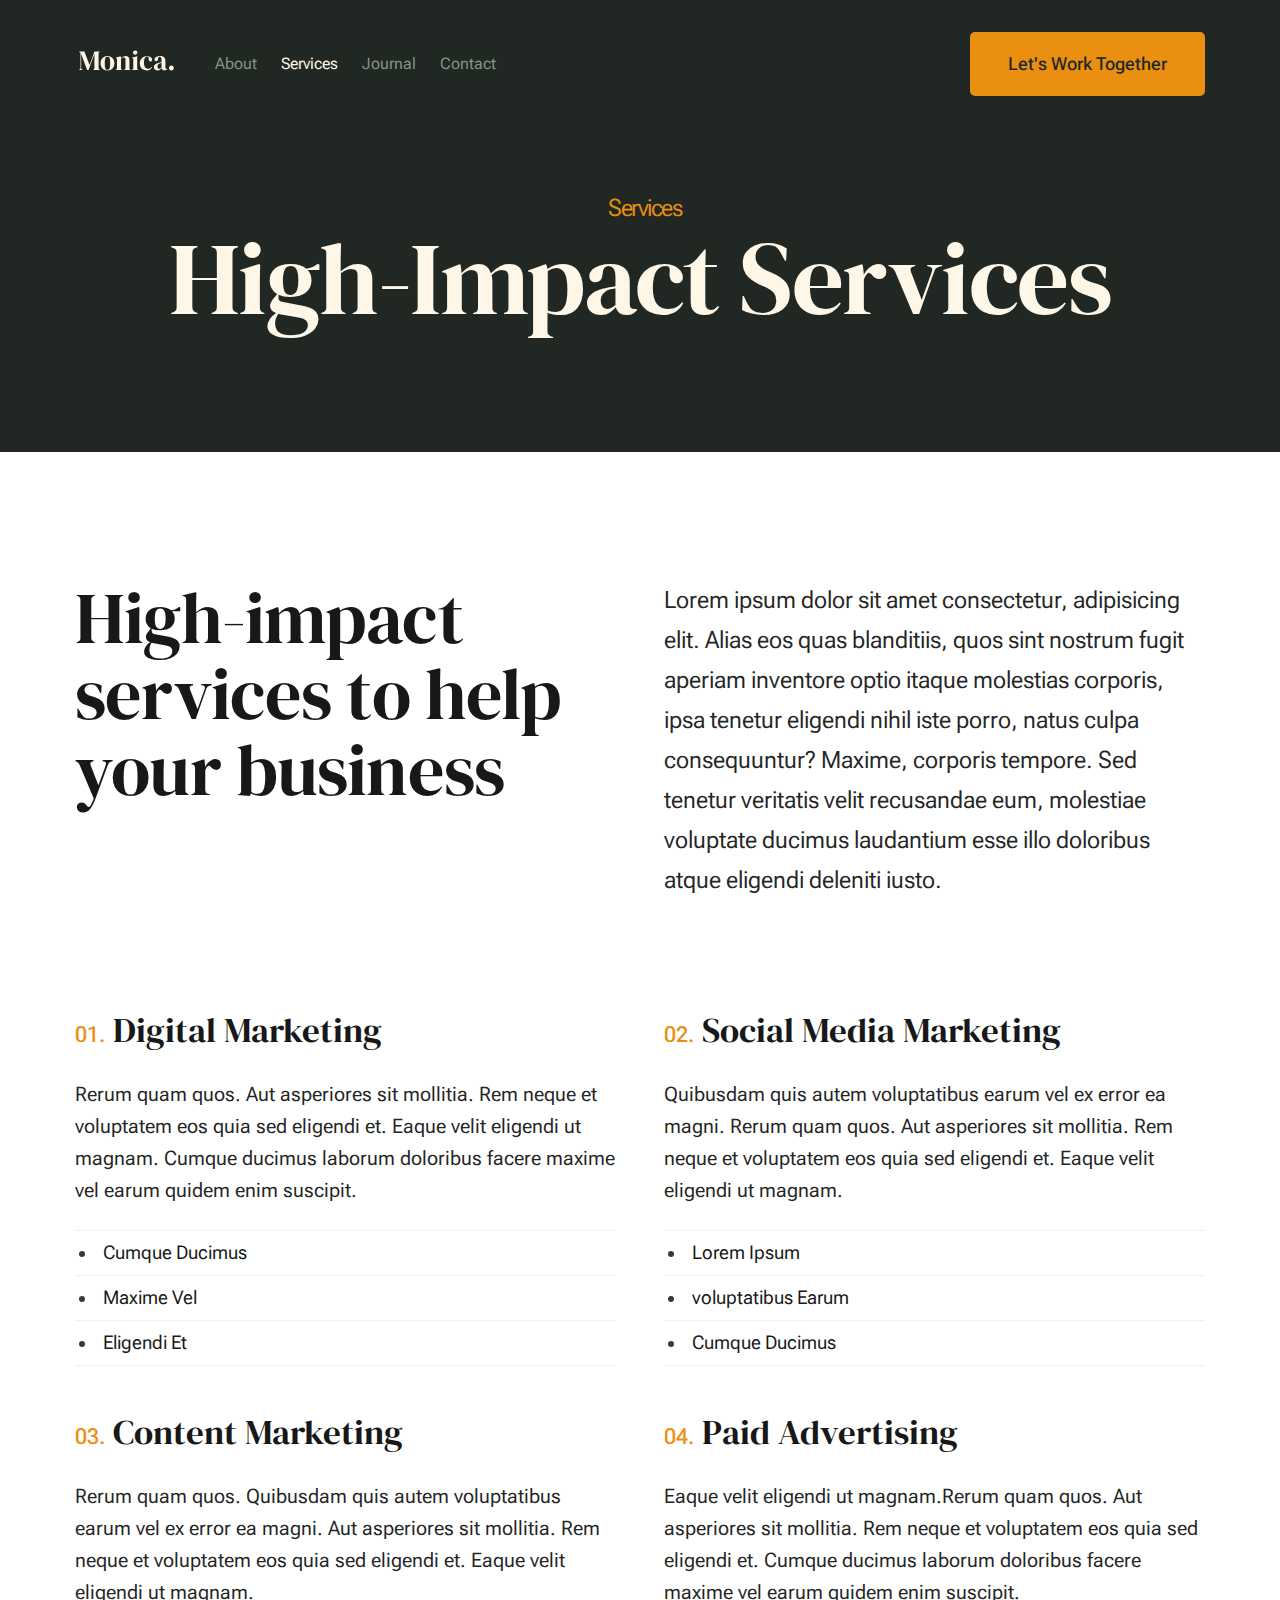
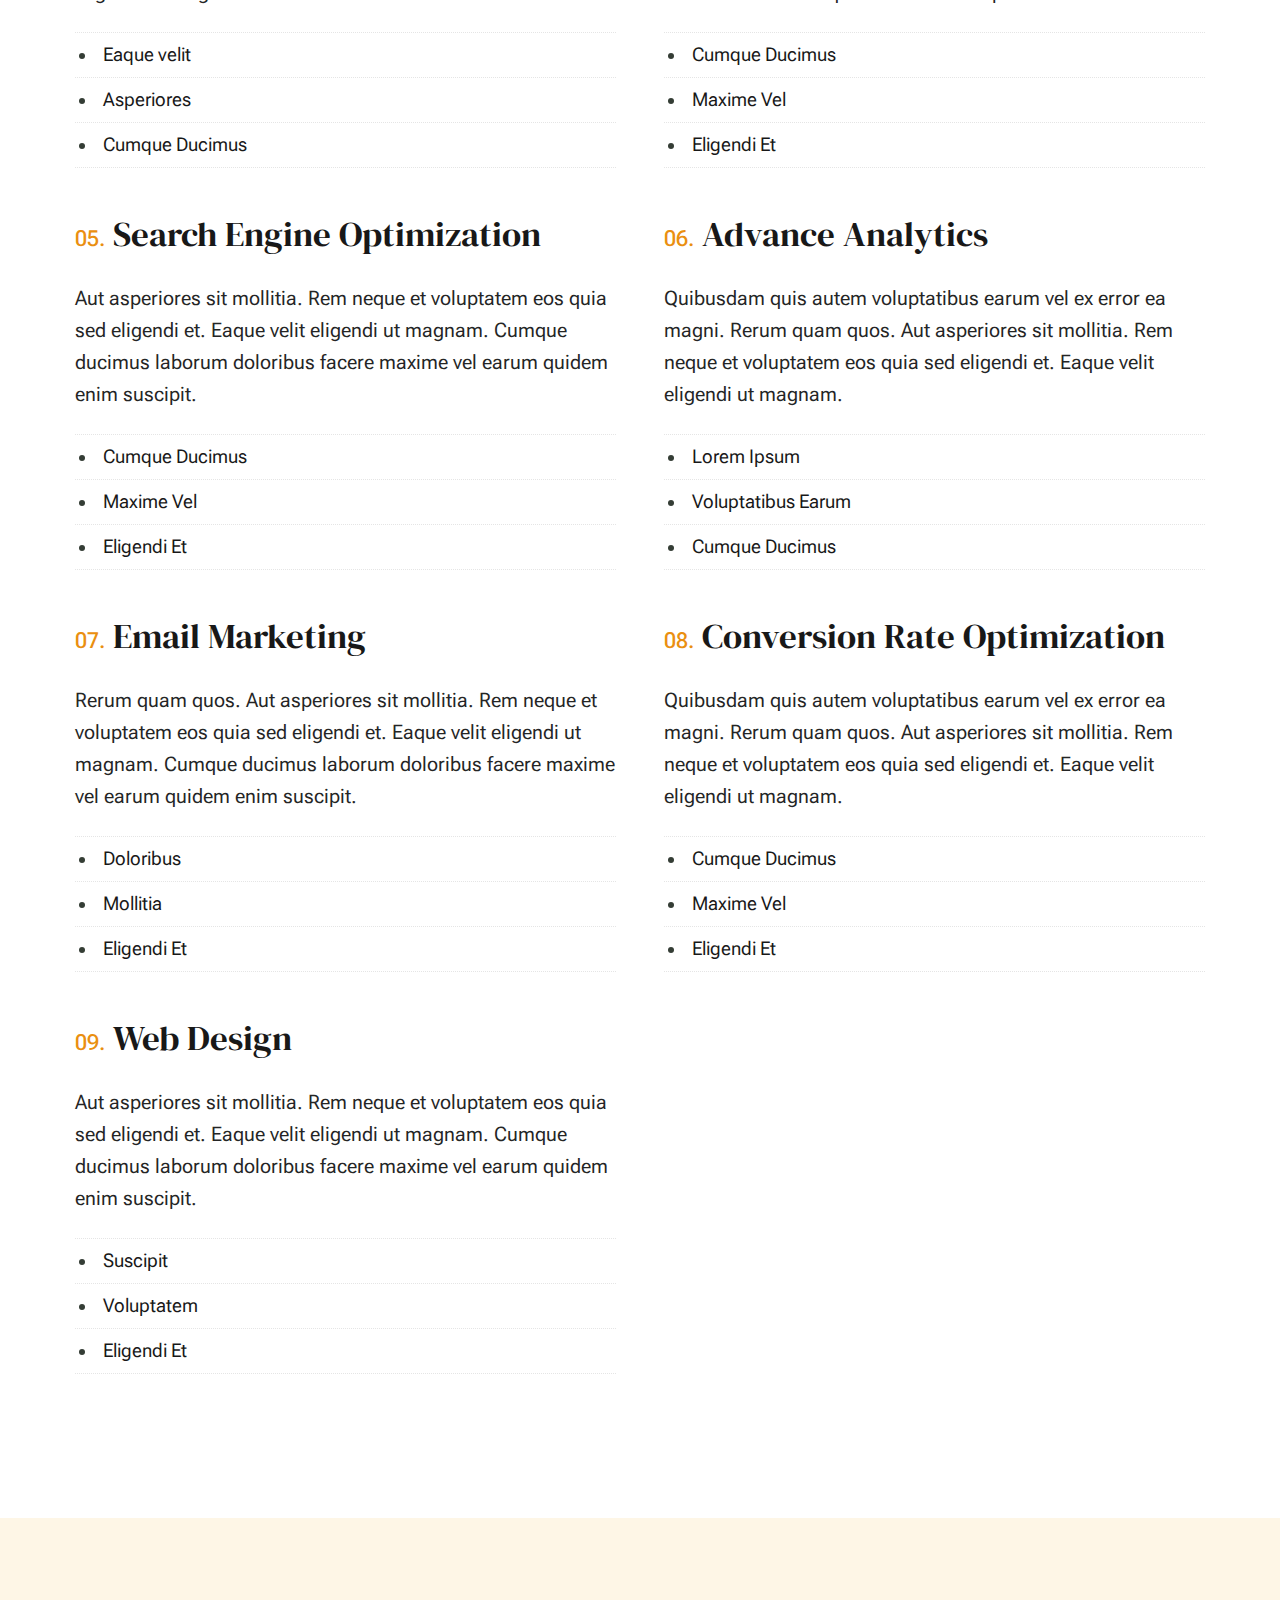
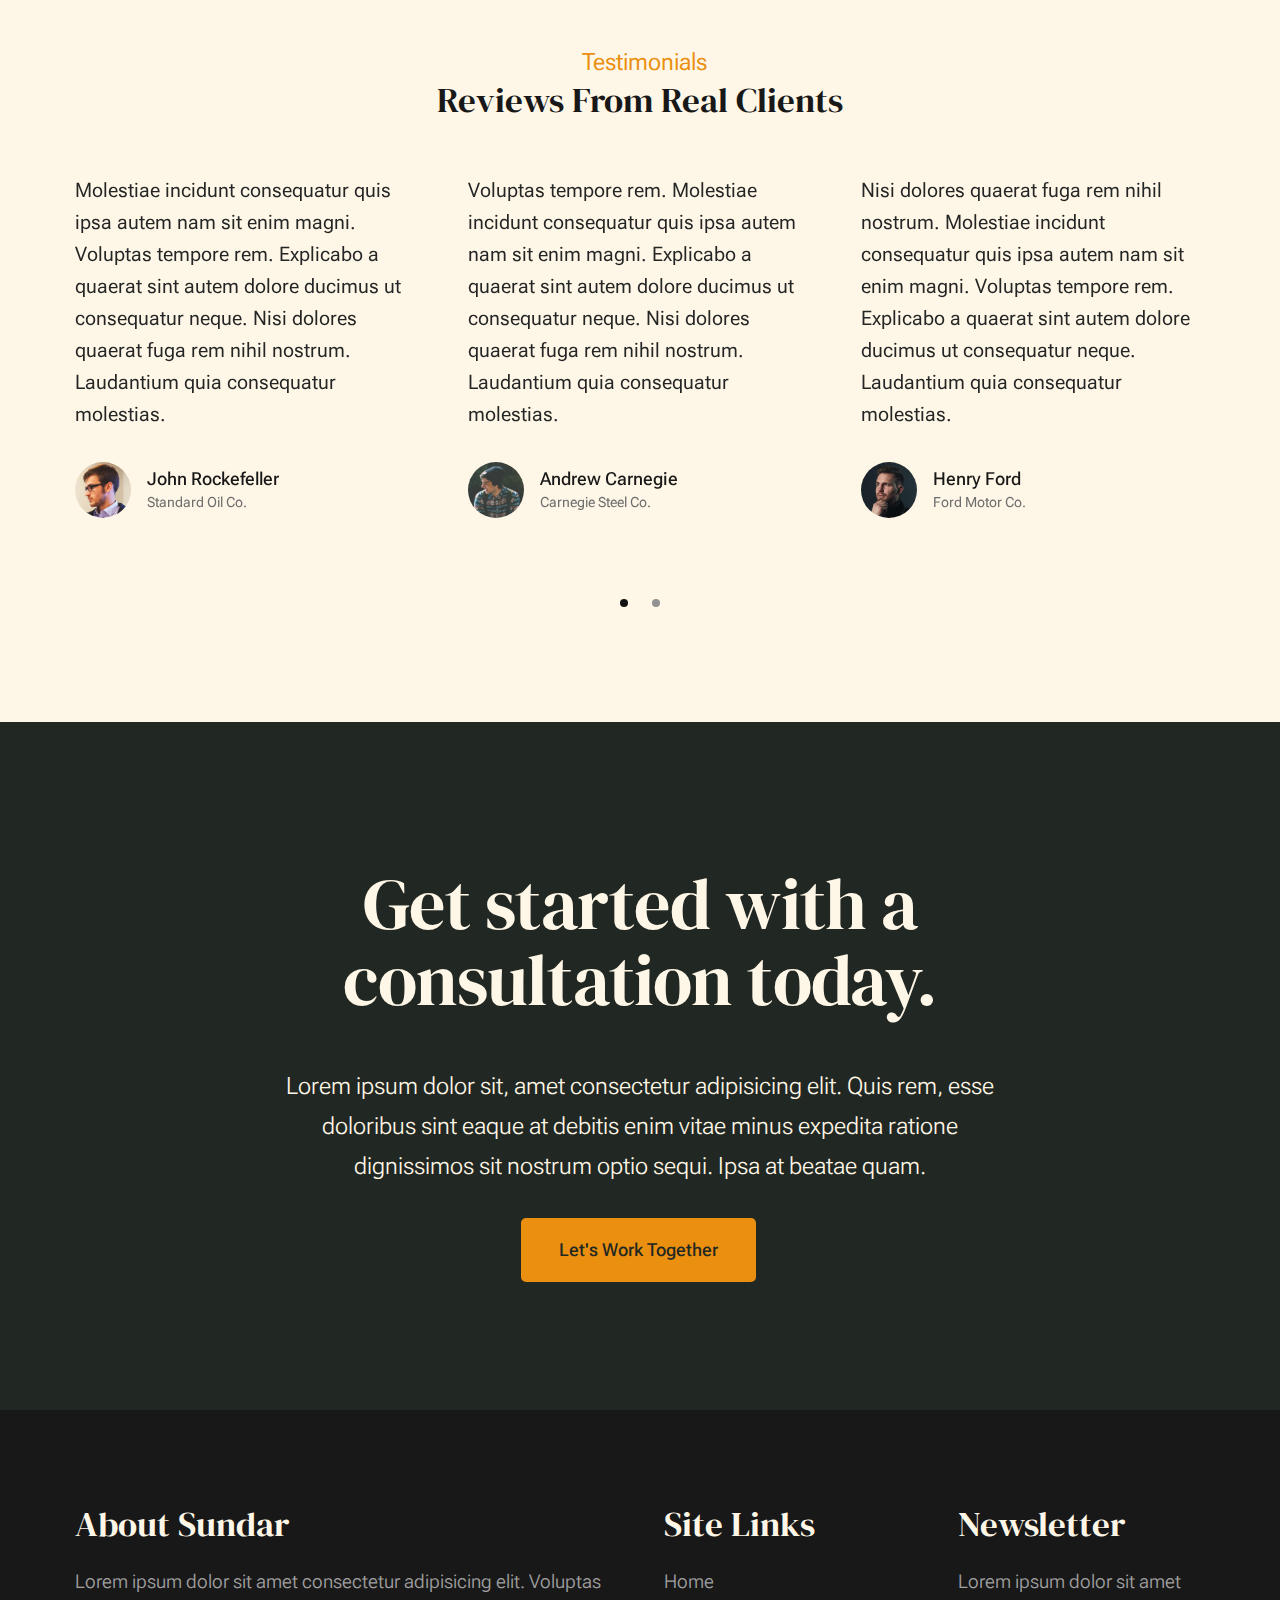
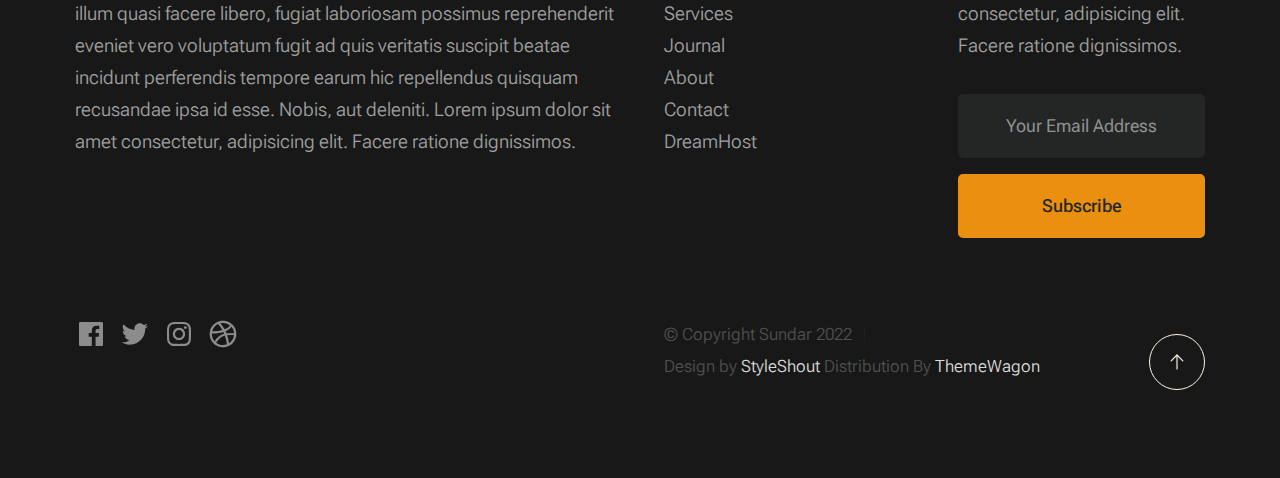
<file: services.html>
<!DOCTYPE html>
<html lang="en" class="no-js" >
<head>

    <!--- basic page needs
    ================================================== -->
    <meta charset="utf-8">
    <meta name="viewport" content="width=device-width, initial-scale=1">
    <title>Services - Sundar</title>

    <script>
        document.documentElement.classList.remove('no-js');
        document.documentElement.classList.add('js');
    </script>

    <!-- CSS
    ================================================== -->
    <link rel="stylesheet" href="css/vendor.css">
    <link rel="stylesheet" href="css/styles.css">

    <!-- favicons
    ================================================== -->
    <link rel="apple-touch-icon" sizes="180x180" href="apple-touch-icon.png">
    <link rel="icon" type="image/png" sizes="32x32" href="favicon-32x32.png">
    <link rel="icon" type="image/png" sizes="16x16" href="favicon-16x16.png">
    <link rel="manifest" href="site.webmanifest">

</head>


<body id="top">


    <!-- preloader
    ================================================== -->
    <div id="preloader">
        <div id="loader" class="dots-fade">
            <div></div>
            <div></div>
            <div></div>
        </div>
    </div>


    <!-- page wrap
    ================================================== -->
    <div id="page" class="s-pagewrap">

        <!-- # site header 
        ================================================== -->
        <header class="s-header">

            <div class="row s-header__inner width-sixteen-col">

                <div class="s-header__block">
                    <div class="s-header__logo">
                        <a class="logo" href="index.html">
                            <img src="images/logo.svg" alt="Homepage">
                        </a>
                    </div>

                    <a class="s-header__menu-toggle" href="#0"><span>Menu</span></a>
                </div> <!-- end s-header__block -->

                <nav class="s-header__nav">
    
                    <ul class="s-header__menu-links">
                        <li><a href="about.html">About</a></li>
                        <li class="current"><a href="services.html">Services</a></li>
                        <li><a href="blog.html">Journal</a></li>
                        <li><a href="contact.html">Contact</a></li>
                    </ul> <!-- s-header__menu-links -->

                    <div class="s-header__contact">
                        <a href="contact.html" class="btn btn--primary s-header__contact-btn">Let's Work Together</a>                        
                    </div> <!-- s-header__contact -->
    
                </nav> <!-- end s-header__nav -->

            </div> <!-- end s-header__inner -->

        </header> <!-- end s-header -->

        <!-- # site main content
        ================================================== -->
        <section id="content" class="s-content">

               <section class="s-pageheader pageheader">
                    <div class="row">
                        <div class="column xl-12">
                            <h1 class="page-title">
                                <span class="page-title__small-type text-pretitle">Services</span>
                                High-Impact Services
                            </h1>
                            
                        </div>
                    </div>
               </section> <!-- pageheader -->  

               <section class="s-pagecontent pagecontent">

                    <div class="row pageintro">
                        <div class="column xl-6 lg-12">
                            <h2 class="text-display-title">High-impact services to help your business</h2>
                        </div>
                        <div class="column xl-6 lg-12 u-flexitem-x-right">
                            <p class="lead">
                            Lorem ipsum dolor sit amet consectetur, adipisicing elit. Alias eos quas blanditiis, quos sint nostrum fugit aperiam 
                            inventore optio itaque molestias corporis, ipsa tenetur eligendi nihil iste porro, natus culpa consequuntur? Maxime, 
                            corporis tempore. Sed tenetur veritatis velit recusandae eum, molestiae voluptate ducimus laudantium esse illo 
                            doloribus atque eligendi deleniti iusto. 
                            </p>
                        </div>                       
                    </div>  <!-- pageintro -->       

                    <div class="row">
                        <div class="column xl-12 grid-block">             
                            
                            <div class="grid-full grid-list-items list-items show-ctr">
                                
                                <div class="grid-list-items__item list-items__item">
                                    <div class="list-items__item-header">
                                        <h3 class="list-items__item-title">Digital Marketing</h3>
                                    </div>
                                    <div class="list-items__item-text">
                                        <p>
                                        Rerum quam quos. Aut asperiores 
                                        sit mollitia. Rem neque et voluptatem eos quia sed eligendi et. Eaque velit eligendi ut 
                                        magnam. Cumque ducimus laborum doloribus facere maxime vel earum quidem enim suscipit.
                                        </p>

                                        <ul class="list-services">
                                            <li>Cumque Ducimus</li>
                                            <li>Maxime Vel</li>
                                            <li>Eligendi Et</li>
                                        </ul>
                                    </div>
                                </div> <!-- end list-items__item -->
                                <div class="grid-list-items__item list-items__item">
                                    <div class="list-items__item-header">
                                        <h3 class="list-items__item-title">Social Media Marketing</h3>
                                    </div>
                                    <div class="list-items__item-text">
                                        <p>
                                        Quibusdam quis autem voluptatibus earum vel ex error ea magni. Rerum quam quos. Aut asperiores 
                                        sit mollitia. Rem neque et voluptatem eos quia sed eligendi et. Eaque velit eligendi ut 
                                        magnam.
                                        </p>

                                        <ul class="list-services">
                                            <li>Lorem Ipsum</li>
                                            <li>voluptatibus Earum</li>
                                            <li>Cumque Ducimus</li>
                                        </ul>
                                    </div>
                                </div> <!-- end list-items__item -->
                                <div class="grid-list-items__item list-items__item">
                                    <div class="list-items__item-header">
                                        <h3 class="list-items__item-title">Content Marketing</h3>
                                    </div>
                                    <div class="list-items__item-text">
                                        <p>
                                        Rerum quam quos. Quibusdam quis autem voluptatibus earum vel ex error ea magni. Aut asperiores 
                                        sit mollitia. Rem neque et voluptatem eos quia sed eligendi et. Eaque velit eligendi ut 
                                        magnam.
                                        </p>

                                        <ul class="list-services">
                                            <li>Eaque velit</li>
                                            <li>Asperiores</li>
                                            <li>Cumque Ducimus</li>
                                        </ul>
                                    </div>
                                </div> <!-- end list-items__item -->
                                <div class="grid-list-items__item list-items__item">
                                    <div class="list-items__item-header">
                                        <h3 class="list-items__item-title">Paid Advertising</h3>
                                    </div>
                                    <div class="list-items__item-text">
                                        <p>
                                        Eaque velit eligendi ut magnam.Rerum quam quos. Aut asperiores 
                                        sit mollitia. Rem neque et voluptatem eos quia sed eligendi et. 
                                        Cumque ducimus laborum doloribus facere maxime vel earum quidem enim suscipit.
                                        </p>

                                        <ul class="list-services">
                                            <li>Cumque Ducimus</li>
                                            <li>Maxime Vel</li>
                                            <li>Eligendi Et</li>
                                        </ul>
                                    </div>
                                </div> <!-- end list-items__item -->
                                <div class="grid-list-items__item list-items__item">
                                    <div class="list-items__item-header">
                                        <h3 class="list-items__item-title">Search Engine Optimization</h3>
                                    </div>
                                    <div class="list-items__item-text">
                                        <p>
                                        Aut asperiores sit mollitia. Rem neque et voluptatem eos quia sed eligendi et. Eaque velit eligendi ut 
                                        magnam. Cumque ducimus laborum doloribus facere maxime vel earum quidem enim suscipit.
                                        </p>

                                        <ul class="list-services">
                                            <li>Cumque Ducimus</li>
                                            <li>Maxime Vel</li>
                                            <li>Eligendi Et</li>
                                        </ul>
                                    </div>
                                </div> <!-- end list-items__item -->
                                <div class="grid-list-items__item list-items__item">
                                    <div class="list-items__item-header">
                                        <h3 class="list-items__item-title">Advance Analytics</h3>
                                    </div>
                                    <div class="list-items__item-text">
                                        <p>
                                        Quibusdam quis autem voluptatibus earum vel ex error ea magni. Rerum quam quos. Aut asperiores 
                                        sit mollitia. Rem neque et voluptatem eos quia sed eligendi et. Eaque velit eligendi ut 
                                        magnam.
                                        </p>

                                        <ul class="list-services">
                                            <li>Lorem Ipsum</li>
                                            <li>Voluptatibus Earum</li>
                                            <li>Cumque Ducimus</li>
                                        </ul>
                                    </div>
                                </div> <!-- end list-items__item -->
                                <div class="grid-list-items__item list-items__item">
                                    <div class="list-items__item-header">
                                        <h3 class="list-items__item-title">Email Marketing</h3>
                                    </div>
                                    <div class="list-items__item-text">
                                        <p>
                                        Rerum quam quos. Aut asperiores 
                                        sit mollitia. Rem neque et voluptatem eos quia sed eligendi et. Eaque velit eligendi ut 
                                        magnam. Cumque ducimus laborum doloribus facere maxime vel earum quidem enim suscipit.
                                        </p>

                                        <ul class="list-services">
                                            <li>Doloribus</li>
                                            <li>Mollitia</li>
                                            <li>Eligendi Et</li>
                                        </ul>
                                    </div>
                                </div> <!-- end list-items__item -->
                                <div class="grid-list-items__item list-items__item">
                                    <div class="list-items__item-header">
                                        <h3 class="list-items__item-title">Conversion Rate Optimization</h3>
                                    </div>
                                    <div class="list-items__item-text">
                                        <p>
                                        Quibusdam quis autem voluptatibus earum vel ex error ea magni. Rerum quam quos. Aut asperiores 
                                        sit mollitia. Rem neque et voluptatem eos quia sed eligendi et. Eaque velit eligendi ut 
                                        magnam.
                                        </p>

                                        <ul class="list-services">
                                            <li>Cumque Ducimus</li>
                                            <li>Maxime Vel</li>
                                            <li>Eligendi Et</li>
                                        </ul>
                                    </div>
                                </div> <!-- end list-items__item -->
                                <div class="grid-list-items__item list-items__item">
                                    <div class="list-items__item-header">
                                        <h3 class="list-items__item-title">Web Design</h3>
                                    </div>
                                    <div class="list-items__item-text">
                                        <p>
                                        Aut asperiores sit mollitia. Rem neque et voluptatem eos quia sed eligendi et. Eaque velit eligendi ut 
                                        magnam. Cumque ducimus laborum doloribus facere maxime vel earum quidem enim suscipit.
                                        </p>

                                        <ul class="list-services">
                                            <li>Suscipit</li>
                                            <li>Voluptatem</li>
                                            <li>Eligendi Et</li>
                                        </ul>
                                    </div>
                                </div> <!-- end list-items__item -->
    
                            </div> <!-- grid-list-items -->
                           

                        </div> <!-- end grid-block-->
                    </div> <!-- end row -->

               </section> <!-- pagecontent -->

               <section class="s-testimonials">

                    <div class="s-testimonials__header row row-x-center text-center">
                        <div class="column xl-8 lg-12">
        
                            <p class="text-pretitle">
                            Testimonials
                            </p>
                            <h3>
                            Reviews From Real Clients
                            </h3>                        
        
                        </div>
                    </div> <!--end s-testimonials__header -->

                    <div class="row s-testimonials__content">
                        <div class="column xl-12 testimonials">

                            <div class="swiper-container testimonials__slider page-slider">

                                <div class="swiper-wrapper">
                                    <div class="testimonials__slide swiper-slide">
                                        <p>
                                        Molestiae incidunt consequatur quis ipsa autem nam sit enim magni. Voluptas tempore rem. 
                                        Explicabo a quaerat sint autem dolore ducimus ut consequatur neque. Nisi dolores quaerat fuga rem nihil nostrum.
                                        Laudantium quia consequatur molestias.
                                        </p>
                                        <div class="testimonials__author">
                                            <img src="images/avatars/user-01.jpg" alt="Author image" class="testimonials__avatar">
                                            <cite class="testimonials__cite">
                                                <strong>John Rockefeller</strong>
                                                <span>Standard Oil Co.</span>
                                            </cite>
                                        </div>
                                    </div>
                                    <div class="testimonials__slide swiper-slide">
                                        <p>
                                        Voluptas tempore rem. Molestiae incidunt consequatur quis ipsa autem nam sit enim magni. 
                                        Explicabo a quaerat sint autem dolore ducimus ut consequatur neque. Nisi dolores quaerat fuga rem nihil nostrum.
                                        Laudantium quia consequatur molestias.
                                        </p>
                                        <div class="testimonials__author">
                                            <img src="images/avatars/user-04.jpg" alt="Author image" class="testimonials__avatar">
                                            <cite class="testimonials__cite">
                                                <strong>Andrew Carnegie</strong>
                                                <span>Carnegie Steel Co.</span>
                                            </cite>
                                        </div>
                                    </div>
                                    <div class="testimonials__slide swiper-slide">
                                        <p>
                                        Nisi dolores quaerat fuga rem nihil nostrum. Molestiae incidunt consequatur quis ipsa autem nam sit enim magni. 
                                        Voluptas tempore rem. Explicabo a quaerat sint autem dolore ducimus ut consequatur neque. 
                                        Laudantium quia consequatur molestias.
                                        </p>
                                        <div class="testimonials__author">
                                            <img src="images/avatars/user-06.jpg" alt="Author image" class="testimonials__avatar">
                                            <cite class="testimonials__cite">
                                                <strong>Henry Ford</strong>
                                                <span>Ford Motor Co.</span>
                                            </cite>
                                        </div>
                                    </div>
                                    <div class="testimonials__slide swiper-slide">
                                        <p>
                                        Molestiae incidunt consequatur quis ipsa autem nam sit enim magni. Voluptas tempore rem. 
                                        Explicabo a quaerat sint autem dolore ducimus ut consequatur neque. Nisi dolores quaerat fuga rem nihil nostrum.
                                        Laudantium quia consequatur molestias.
                                        </p>
                                        <div class="testimonials__author">
                                            <img src="images/avatars/user-02.jpg" alt="Author image" class="testimonials__avatar">
                                            <cite class="testimonials__cite">
                                                <strong>John Morgan</strong>
                                                <span>JP Morgan & Co.</span>
                                            </cite>
                                        </div>
                                    </div> 
                                </div> <!-- end swiper-wrapper --> 

                                <div class="swiper-pagination"></div>

                            </div> <!--end testimonials__slider --> 

                        </div> <!-- testimonials -->
                    </div> <!--end s-testimonials__content -->

               </section> <!-- end s-testimonials -->

        </section> <!-- s-content-->

        <!-- # cta
        ================================================== -->
        <section id="cta" class="s-cta">

            <div class="row row-x-center text-center">
                <div class="column xl-8 lg-12">

                    <div class="s-cta__content">
                        <h2 class="text-display-title">
                        Get started with a consultation today.
                        </h2>
                        <p class="lead">
                        Lorem ipsum dolor sit, amet consectetur adipisicing elit. Quis rem, esse doloribus sint eaque at debitis enim vitae minus expedita ratione dignissimos sit nostrum optio sequi. Ipsa at beatae quam.
                        </p>
                        <a href="contact.html" class="btn btn--primary">Let's Work Together</a>
                    </div>

                </div>
            </div>

        </section> <!-- end s-cta -->


        <!-- # footer 
        ================================================== -->
        <footer class="s-footer">
            <div class="row s-footer__content">
                <div class="column xl-6 lg-6 md-12 s-footer__block s-footer__about">                    
                    <h3>About Sundar</h3>
                    <p>
                    Lorem ipsum dolor sit amet consectetur adipisicing elit. Voluptas illum quasi facere libero, 
                    fugiat laboriosam possimus reprehenderit eveniet vero voluptatum fugit ad quis veritatis suscipit beatae 
                    incidunt perferendis tempore earum hic repellendus quisquam recusandae ipsa id esse. Nobis, aut deleniti.
                    Lorem ipsum dolor sit amet consectetur, adipisicing elit. Facere ratione dignissimos.
                    </p>               
                </div>                
                <div class="column xl-3 lg-6 md-12 s-footer__block s-footer__site-links">
                    <h3>Site Links</h3>
                    <ul class="link-list">
                        <li><a href="index.html">Home</a></li>
                        <li><a href="services.html">Services</a></li>
                        <li><a href="blog.html">Journal</a></li>
                        <li><a href="about.html">About</a></li>
                        <li><a href="contact.html">Contact</a></li>
                        <li><a href="https://www.dreamhost.com/r.cgi?287326">DreamHost</a></li>
                    </ul>
                </div>
                <div class="column xl-3 lg-6 md-12 tab-12 s-footer__block s-footer__newsletter">
                    <h3>Newsletter</h3>

                    <p>
                    Lorem ipsum dolor sit amet consectetur, adipisicing elit. Facere ratione dignissimos.
                    </p>

                    <div class="subscribe-form">
                        <form id="mc-form" class="mc-form">
                            <input type="email" name="EMAIL" id="mce-EMAIL" class="u-fullwidth text-center" placeholder="Your Email Address" title="The domain portion of the email address is invalid (the portion after the @)." pattern="^([^\x00-\x20\x22\x28\x29\x2c\x2e\x3a-\x3c\x3e\x40\x5b-\x5d\x7f-\xff]+|\x22([^\x0d\x22\x5c\x80-\xff]|\x5c[\x00-\x7f])*\x22)(\x2e([^\x00-\x20\x22\x28\x29\x2c\x2e\x3a-\x3c\x3e\x40\x5b-\x5d\x7f-\xff]+|\x22([^\x0d\x22\x5c\x80-\xff]|\x5c[\x00-\x7f])*\x22))*\x40([^\x00-\x20\x22\x28\x29\x2c\x2e\x3a-\x3c\x3e\x40\x5b-\x5d\x7f-\xff]+|\x5b([^\x0d\x5b-\x5d\x80-\xff]|\x5c[\x00-\x7f])*\x5d)(\x2e([^\x00-\x20\x22\x28\x29\x2c\x2e\x3a-\x3c\x3e\x40\x5b-\x5d\x7f-\xff]+|\x5b([^\x0d\x5b-\x5d\x80-\xff]|\x5c[\x00-\x7f])*\x5d))*(\.\w{2,})+$" required>
                            <input type="submit" name="subscribe" value="Subscribe" class="btn btn--primary btn--small u-fullwidth">
                            <!-- <div style="position: absolute; left: -5000px;" aria-hidden="true"><input type="text" name="b_cdb7b577e41181934ed6a6a44_9a91cfe7b3" tabindex="-1" value=""></div> -->
                            <div class="mc-status"></div>
                        </form>
                    </div>
                </div>
            </div>    
            
            <div class="row s-footer__bottom">
                <div class="column xl-6 lg-12">
                    <ul class="s-footer__social social-list">
                        <li>
                            <a href="#0">
                                <svg xmlns="http://www.w3.org/2000/svg" width="24" height="24" viewBox="0 0 24 24" style="fill:rgba(0, 0, 0, 1);transform:;-ms-filter:"><path d="M20,3H4C3.447,3,3,3.448,3,4v16c0,0.552,0.447,1,1,1h8.615v-6.96h-2.338v-2.725h2.338v-2c0-2.325,1.42-3.592,3.5-3.592 c0.699-0.002,1.399,0.034,2.095,0.107v2.42h-1.435c-1.128,0-1.348,0.538-1.348,1.325v1.735h2.697l-0.35,2.725h-2.348V21H20 c0.553,0,1-0.448,1-1V4C21,3.448,20.553,3,20,3z"></path></svg>
                                <span class="u-screen-reader-text">Facebook</span>
                            </a>
                        </li>
                        <li>
                            <a href="#0">
                                <svg xmlns="http://www.w3.org/2000/svg" width="24" height="24" viewBox="0 0 24 24" style="fill:rgba(0, 0, 0, 1);transform:;-ms-filter:"><path d="M19.633,7.997c0.013,0.175,0.013,0.349,0.013,0.523c0,5.325-4.053,11.461-11.46,11.461c-2.282,0-4.402-0.661-6.186-1.809 c0.324,0.037,0.636,0.05,0.973,0.05c1.883,0,3.616-0.636,5.001-1.721c-1.771-0.037-3.255-1.197-3.767-2.793 c0.249,0.037,0.499,0.062,0.761,0.062c0.361,0,0.724-0.05,1.061-0.137c-1.847-0.374-3.23-1.995-3.23-3.953v-0.05 c0.537,0.299,1.16,0.486,1.82,0.511C3.534,9.419,2.823,8.184,2.823,6.787c0-0.748,0.199-1.434,0.548-2.032 c1.983,2.443,4.964,4.04,8.306,4.215c-0.062-0.3-0.1-0.611-0.1-0.923c0-2.22,1.796-4.028,4.028-4.028 c1.16,0,2.207,0.486,2.943,1.272c0.91-0.175,1.782-0.512,2.556-0.973c-0.299,0.935-0.936,1.721-1.771,2.22 c0.811-0.088,1.597-0.312,2.319-0.624C21.104,6.712,20.419,7.423,19.633,7.997z"></path></svg>
                                <span class="u-screen-reader-text">Twitter</span>
                            </a>
                        </li>
                        <li>
                            <a href="#0">
                                <svg xmlns="http://www.w3.org/2000/svg" width="24" height="24" viewBox="0 0 24 24" style="fill:rgba(0, 0, 0, 1);transform:;-ms-filter:"><path d="M11.999,7.377c-2.554,0-4.623,2.07-4.623,4.623c0,2.554,2.069,4.624,4.623,4.624c2.552,0,4.623-2.07,4.623-4.624 C16.622,9.447,14.551,7.377,11.999,7.377L11.999,7.377z M11.999,15.004c-1.659,0-3.004-1.345-3.004-3.003 c0-1.659,1.345-3.003,3.004-3.003s3.002,1.344,3.002,3.003C15.001,13.659,13.658,15.004,11.999,15.004L11.999,15.004z"></path><circle cx="16.806" cy="7.207" r="1.078"></circle><path d="M20.533,6.111c-0.469-1.209-1.424-2.165-2.633-2.632c-0.699-0.263-1.438-0.404-2.186-0.42 c-0.963-0.042-1.268-0.054-3.71-0.054s-2.755,0-3.71,0.054C7.548,3.074,6.809,3.215,6.11,3.479C4.9,3.946,3.945,4.902,3.477,6.111 c-0.263,0.7-0.404,1.438-0.419,2.186c-0.043,0.962-0.056,1.267-0.056,3.71c0,2.442,0,2.753,0.056,3.71 c0.015,0.748,0.156,1.486,0.419,2.187c0.469,1.208,1.424,2.164,2.634,2.632c0.696,0.272,1.435,0.426,2.185,0.45 c0.963,0.042,1.268,0.055,3.71,0.055s2.755,0,3.71-0.055c0.747-0.015,1.486-0.157,2.186-0.419c1.209-0.469,2.164-1.424,2.633-2.633 c0.263-0.7,0.404-1.438,0.419-2.186c0.043-0.962,0.056-1.267,0.056-3.71s0-2.753-0.056-3.71C20.941,7.57,20.801,6.819,20.533,6.111z M19.315,15.643c-0.007,0.576-0.111,1.147-0.311,1.688c-0.305,0.787-0.926,1.409-1.712,1.711c-0.535,0.199-1.099,0.303-1.67,0.311 c-0.95,0.044-1.218,0.055-3.654,0.055c-2.438,0-2.687,0-3.655-0.055c-0.569-0.007-1.135-0.112-1.669-0.311 c-0.789-0.301-1.414-0.923-1.719-1.711c-0.196-0.534-0.302-1.099-0.311-1.669c-0.043-0.95-0.053-1.218-0.053-3.654 c0-2.437,0-2.686,0.053-3.655c0.007-0.576,0.111-1.146,0.311-1.687c0.305-0.789,0.93-1.41,1.719-1.712 c0.534-0.198,1.1-0.303,1.669-0.311c0.951-0.043,1.218-0.055,3.655-0.055c2.437,0,2.687,0,3.654,0.055 c0.571,0.007,1.135,0.112,1.67,0.311c0.786,0.303,1.407,0.925,1.712,1.712c0.196,0.534,0.302,1.099,0.311,1.669 c0.043,0.951,0.054,1.218,0.054,3.655c0,2.436,0,2.698-0.043,3.654H19.315z"></path></svg>
                                <span class="u-screen-reader-text">Instagram</span>
                            </a>
                        </li>
                        <li>
                            <a href="#0">
                                <svg xmlns="http://www.w3.org/2000/svg" width="24" height="24" viewBox="0 0 24 24" style="fill: rgba(0, 0, 0, 1);transform: ;msFilter:;"><path d="M20.66 6.98a9.932 9.932 0 0 0-3.641-3.64C15.486 2.447 13.813 2 12 2s-3.486.447-5.02 1.34c-1.533.893-2.747 2.107-3.64 3.64S2 10.187 2 12s.446 3.487 1.34 5.02a9.924 9.924 0 0 0 3.641 3.64C8.514 21.553 10.187 22 12 22s3.486-.447 5.02-1.34a9.932 9.932 0 0 0 3.641-3.64C21.554 15.487 22 13.813 22 12s-.446-3.487-1.34-5.02zM12 3.66c2 0 3.772.64 5.32 1.919-.92 1.174-2.286 2.14-4.1 2.9-1.002-1.813-2.088-3.327-3.261-4.54A7.715 7.715 0 0 1 12 3.66zM5.51 6.8a8.116 8.116 0 0 1 2.711-2.22c1.212 1.201 2.325 2.7 3.34 4.5-2 .6-4.114.9-6.341.9-.573 0-1.006-.013-1.3-.04A8.549 8.549 0 0 1 5.51 6.8zM3.66 12c0-.054.003-.12.01-.2.007-.08.01-.146.01-.2.254.014.641.02 1.161.02 2.666 0 5.146-.367 7.439-1.1.187.373.381.793.58 1.26-1.32.293-2.674 1.006-4.061 2.14S6.4 16.247 5.76 17.5c-1.4-1.587-2.1-3.42-2.1-5.5zM12 20.34c-1.894 0-3.594-.587-5.101-1.759.601-1.187 1.524-2.322 2.771-3.401 1.246-1.08 2.483-1.753 3.71-2.02a29.441 29.441 0 0 1 1.56 6.62 8.166 8.166 0 0 1-2.94.56zm7.08-3.96a8.351 8.351 0 0 1-2.58 2.621c-.24-2.08-.7-4.107-1.379-6.081.932-.066 1.765-.1 2.5-.1.799 0 1.686.034 2.659.1a8.098 8.098 0 0 1-1.2 3.46zm-1.24-5c-1.16 0-2.233.047-3.22.14a27.053 27.053 0 0 0-.68-1.62c2.066-.906 3.532-2.006 4.399-3.3 1.2 1.414 1.854 3.027 1.96 4.84-.812-.04-1.632-.06-2.459-.06z"></path></svg>
                                <span class="u-screen-reader-text">Dribbble</span>
                            </a>
                        </li>
                    </ul> <!-- end s-footer__social -->
                </div>
                <div class="column xl-6 lg-12">
                    <p class="ss-copyright">
                        <span>© Copyright Sundar 2022</span> 
                        <span>Design by <a href="https://www.styleshout.com/">StyleShout</a> Distribution By <a href="https://themewagon.com">ThemeWagon</a></span>
                    </p>
                </div>

                <div class="ss-go-top">
                    <a class="smoothscroll" title="Back to Top" href="#top">
                        <svg xmlns="http://www.w3.org/2000/svg" viewBox="0 0 24 24" width="36" height="36" fill="none" stroke="#ffffff" stroke-width="1" stroke-linecap="round" stroke-linejoin="round">&lt;!--!  Atomicons Free 1.00 by @atisalab License - https://atomicons.com/license/ (Icons: CC BY 4.0) Copyright 2021 Atomicons --&gt;<polyline points="17 11 12 6 7 11"></polyline><line x1="12" y1="18" x2="12" y2="6"></line></svg>
                    </a>
                </div> <!-- end ss-go-top -->
            </div>
            
        </footer> <!-- end s-footer -->

    </div> <!-- end page-wrap -->

    <!-- Java Script
    ================================================== -->
    <script src="js/plugins.js"></script>
    <script src="js/main.js"></script>

</body>
</html>
</file>
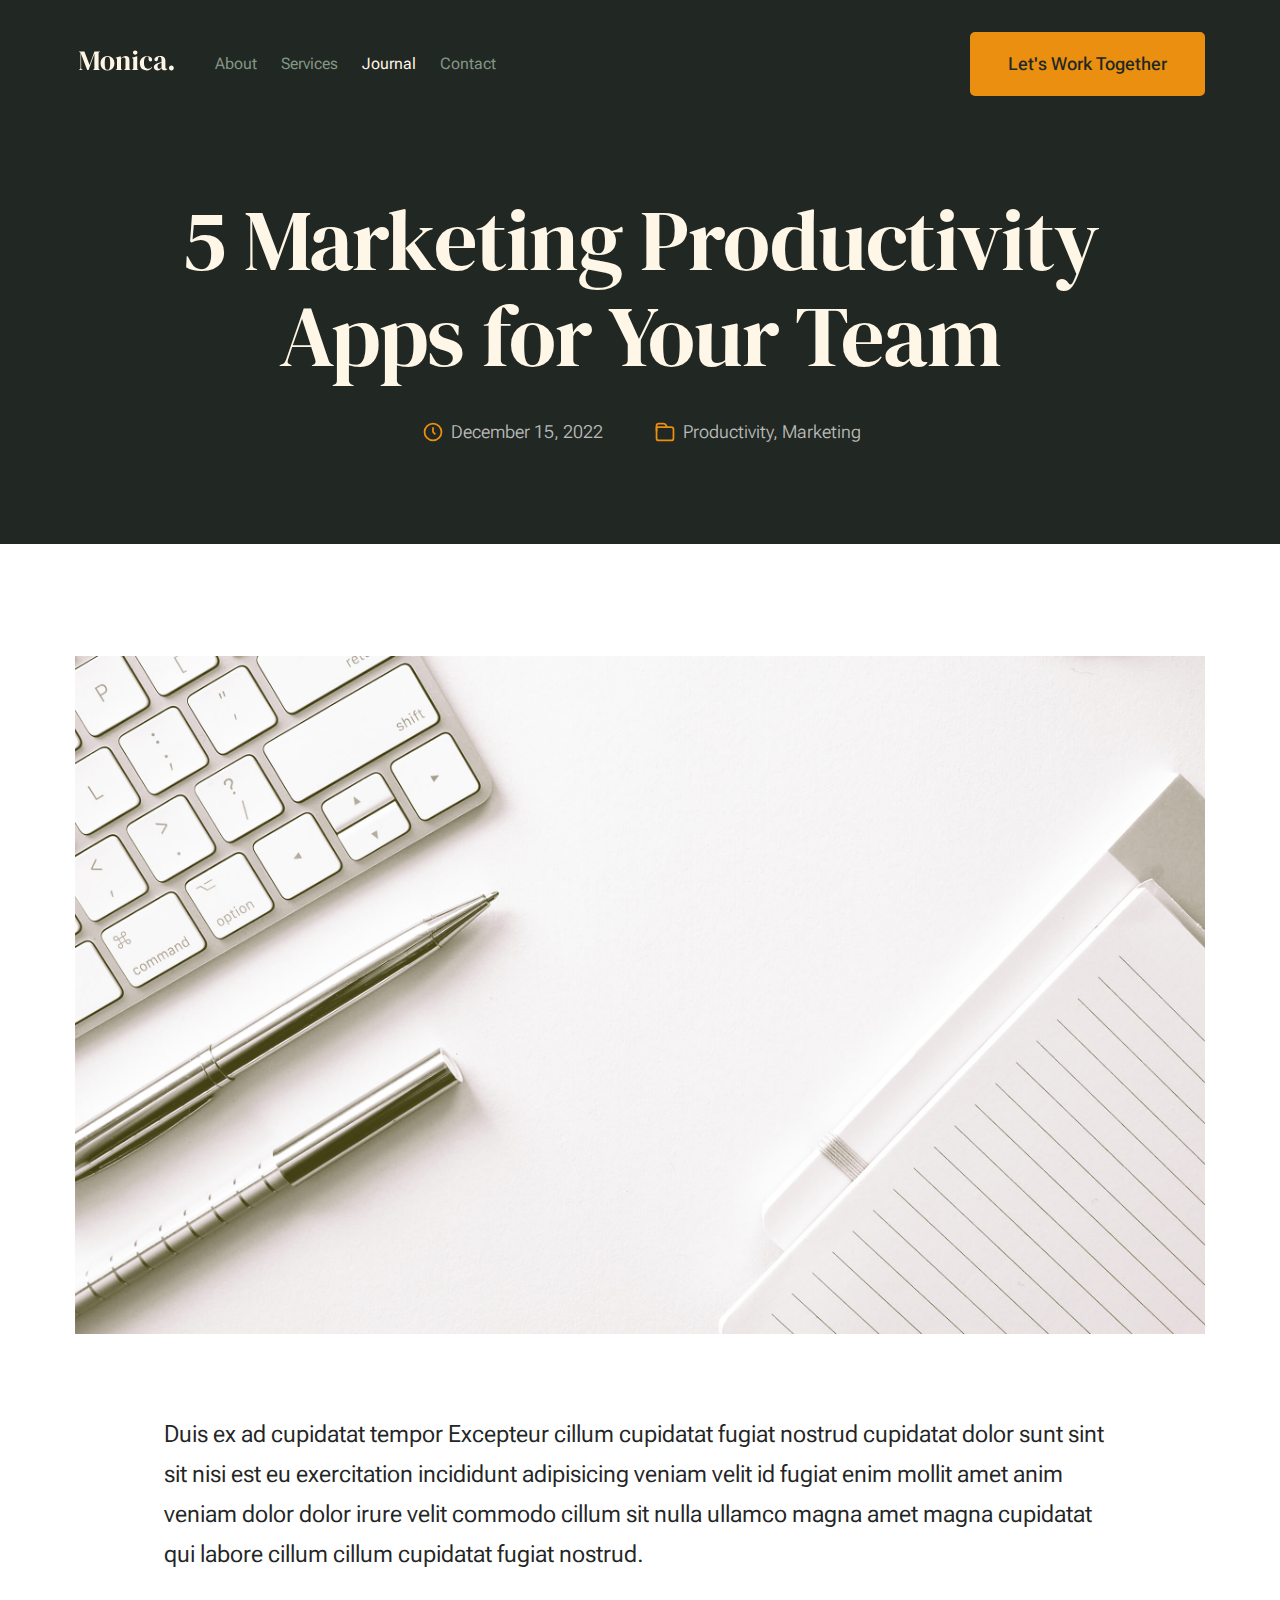
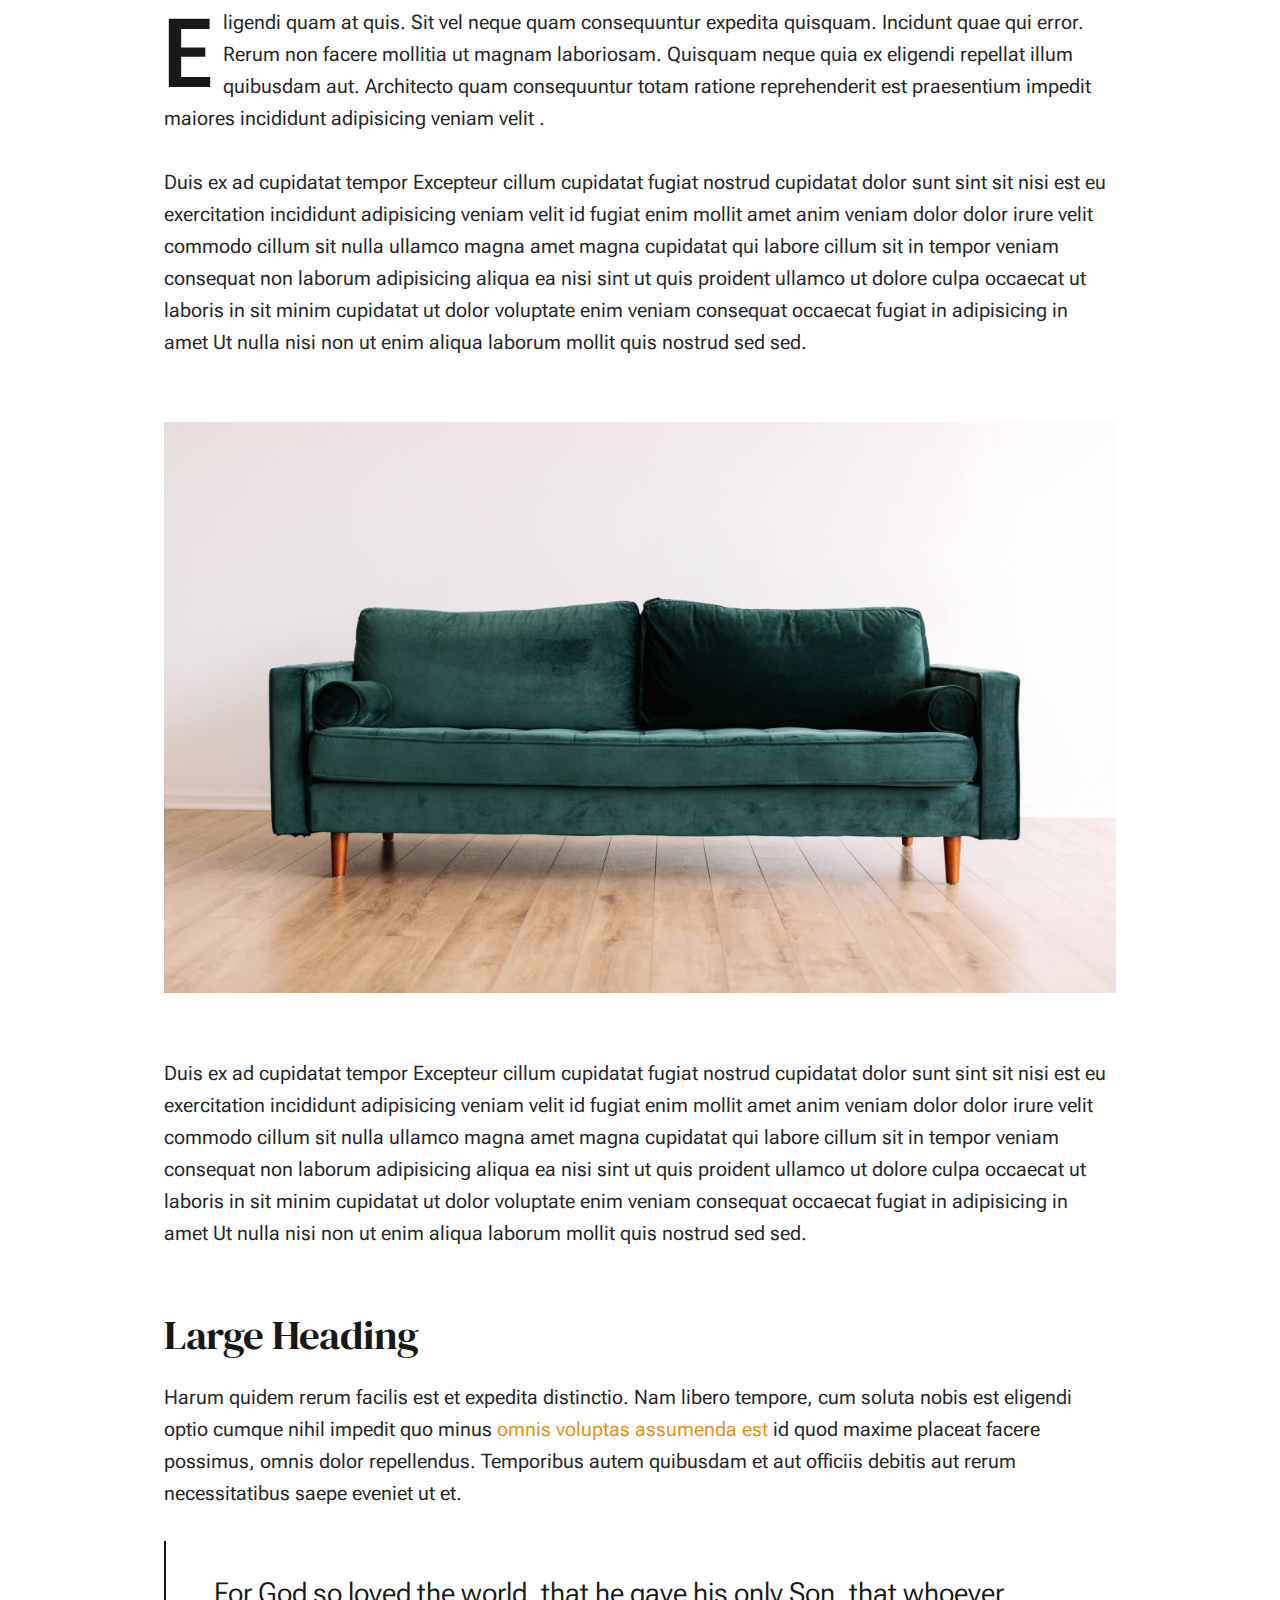
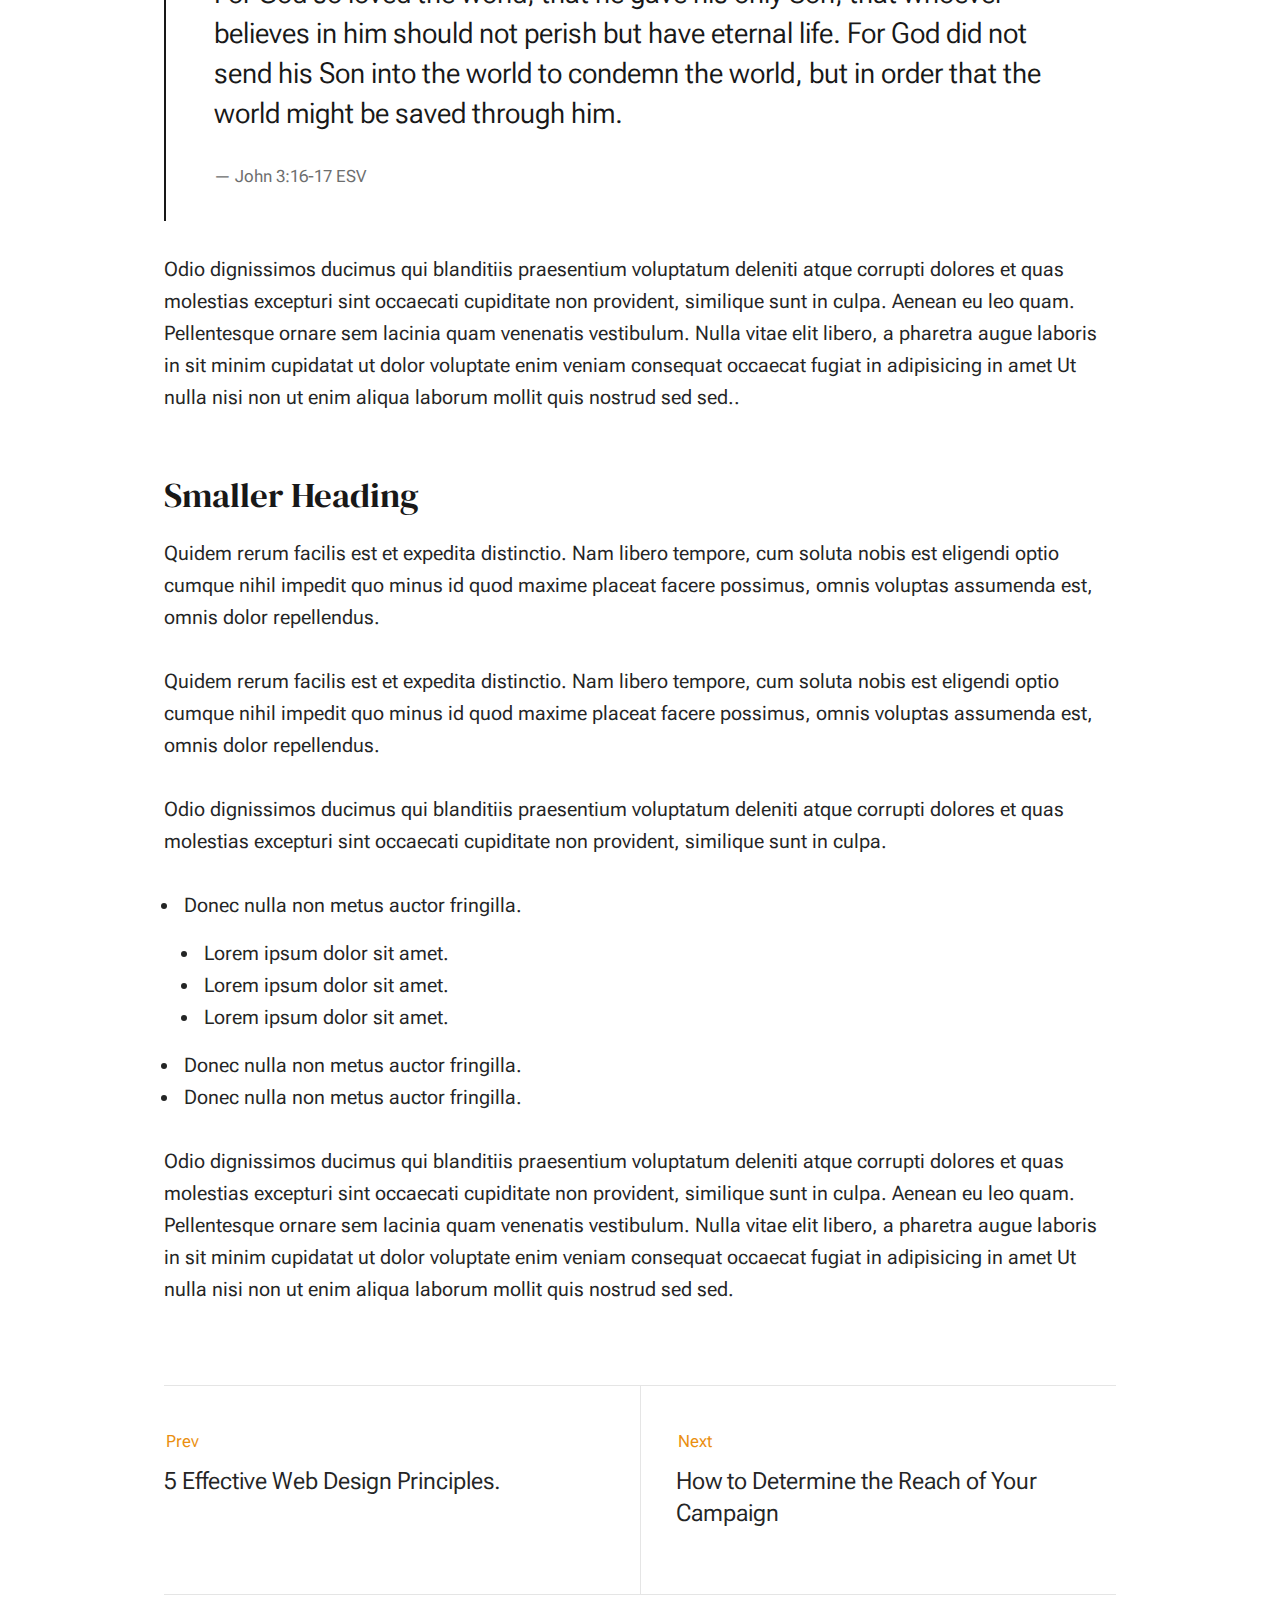
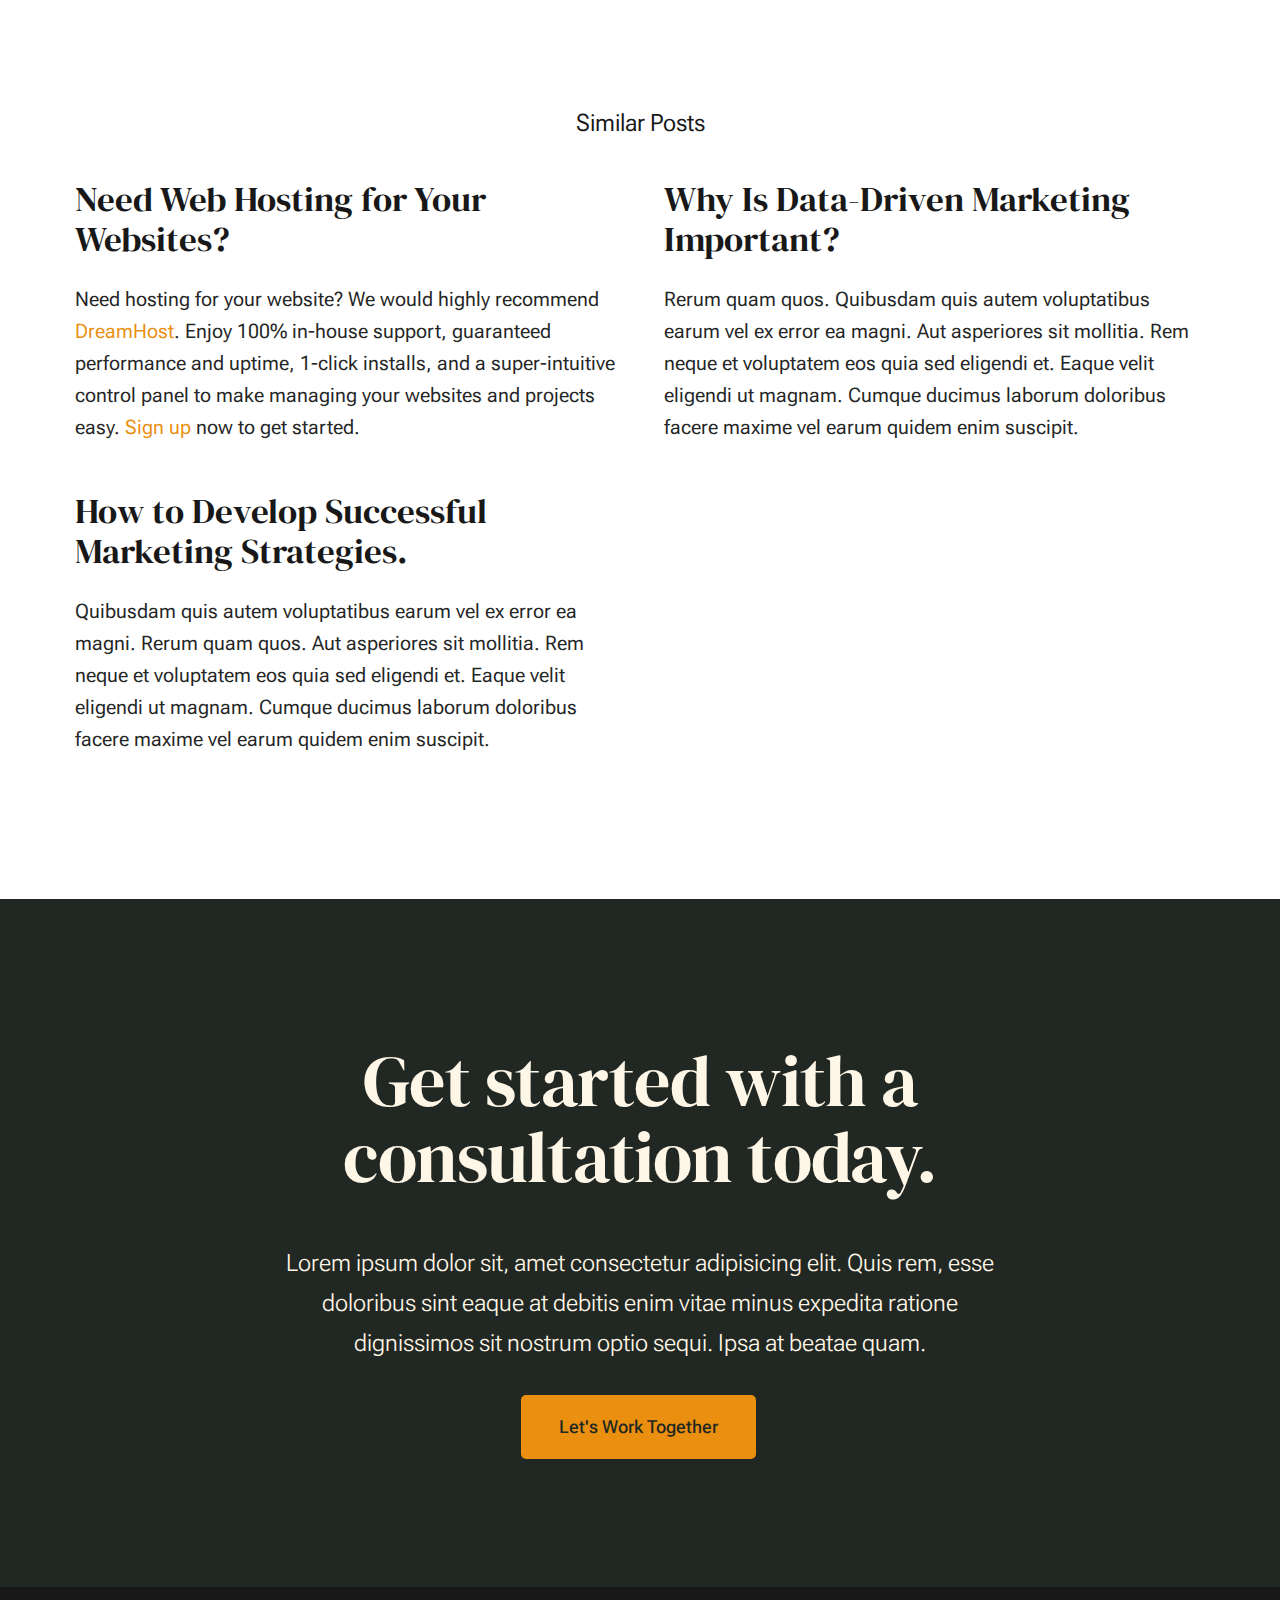
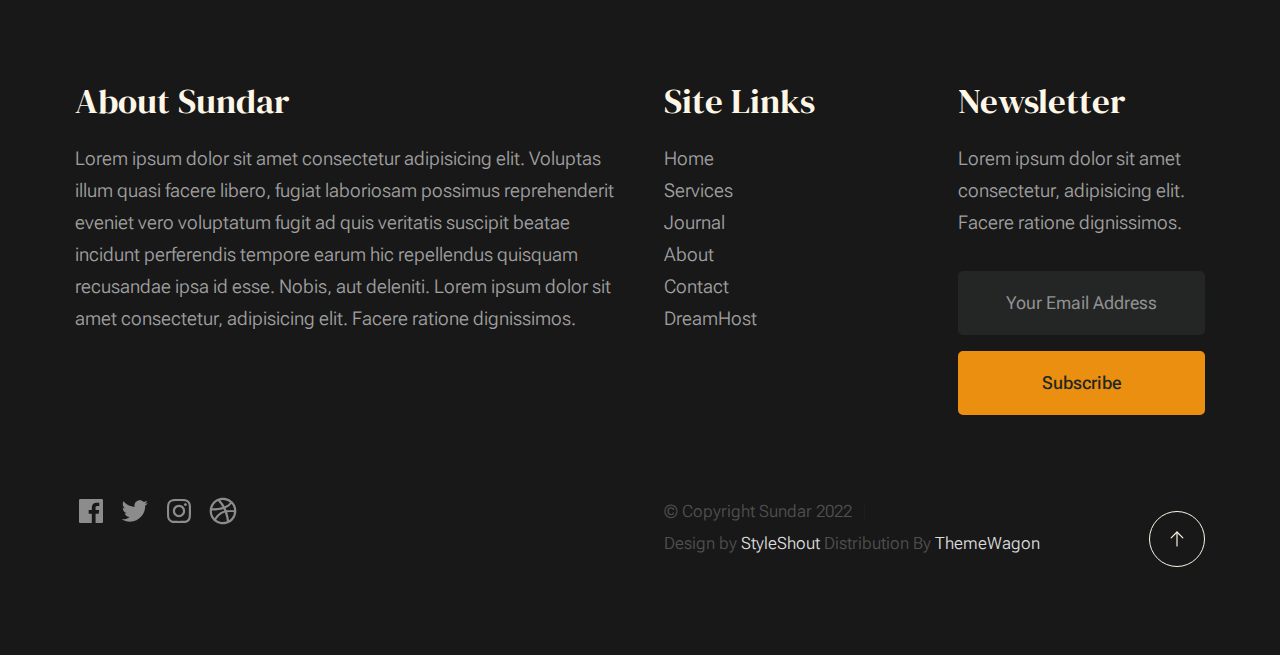
<file: single.html>
<!DOCTYPE html>
<html lang="en" class="no-js" >
<head>

    <!--- basic page needs
    ================================================== -->
    <meta charset="utf-8">
    <meta name="viewport" content="width=device-width, initial-scale=1">
    <title>Single - Sundar</title>

    <script>
        document.documentElement.classList.remove('no-js');
        document.documentElement.classList.add('js');
    </script>

    <!-- CSS
    ================================================== -->
    <link rel="stylesheet" href="css/vendor.css">
    <link rel="stylesheet" href="css/styles.css">

    <!-- favicons
    ================================================== -->
    <link rel="apple-touch-icon" sizes="180x180" href="apple-touch-icon.png">
    <link rel="icon" type="image/png" sizes="32x32" href="favicon-32x32.png">
    <link rel="icon" type="image/png" sizes="16x16" href="favicon-16x16.png">
    <link rel="manifest" href="site.webmanifest">

</head>


<body id="top">


    <!-- preloader
    ================================================== -->
    <div id="preloader">
        <div id="loader" class="dots-fade">
            <div></div>
            <div></div>
            <div></div>
        </div>
    </div>


    <!-- page wrap
    ================================================== -->
    <div id="page" class="s-pagewrap">


        <!-- # site header 
        ================================================== -->
        <header class="s-header">

            <div class="row s-header__inner width-sixteen-col">

                <div class="s-header__block">
                    <div class="s-header__logo">
                        <a class="logo" href="index.html">
                            <img src="images/logo.svg" alt="Homepage">
                        </a>
                    </div>

                    <a class="s-header__menu-toggle" href="#0"><span>Menu</span></a>
                </div> <!-- end s-header__block -->

                <nav class="s-header__nav">    
                    <ul class="s-header__menu-links">
                        <li><a href="about.html">About</a></li>
                        <li><a href="services.html">Services</a></li>
                        <li class="current"><a href="blog.html">Journal</a></li>
                        <li><a href="contact.html">Contact</a></li>
                    </ul> <!-- s-header__menu-links -->

                    <div class="s-header__contact">
                        <a href="contact.html" class="btn btn--primary s-header__contact-btn">Let's Work Together</a>
                        
                    </div> <!-- s-header__contact -->    
                </nav> <!-- end s-header__nav -->

            </div> <!-- end s-header__inner -->

        </header> <!-- end s-header -->


        <!-- # site main content
        ================================================== -->
        <article id="content" class="s-content entry">

            <div class="s-pageheader entry__header">
                <div class="row">
                    <div class="column xl-12">

                        <h1 class="entry__title">
                            5 Marketing Productivity Apps for Your Team
                        </h1> <!-- end entry__title -->

                        <div class="entry__meta">
                            <div class="entry__meta-date">
                                <svg width="24" height="24" fill="none" viewBox="0 0 24 24">
                                    <circle cx="12" cy="12" r="7.25" stroke="currentColor" stroke-width="1.5"></circle>
                                    <path stroke="currentColor" stroke-width="1.5" d="M12 8V12L14 14"></path>
                                </svg>
                                December 15, 2022 
                            </div>
                            <div class="entry__meta-cat">
                                <svg width="24" height="24" fill="none" viewBox="0 0 24 24">
                                    <path stroke="currentColor" stroke-linecap="round" stroke-linejoin="round" stroke-width="1.5" d="M19.25 17.25V9.75C19.25 8.64543 18.3546 7.75 17.25 7.75H4.75V17.25C4.75 18.3546 5.64543 19.25 6.75 19.25H17.25C18.3546 19.25 19.25 18.3546 19.25 17.25Z"></path>
                                    <path stroke="currentColor" stroke-linecap="round" stroke-linejoin="round" stroke-width="1.5" d="M13.5 7.5L12.5685 5.7923C12.2181 5.14977 11.5446 4.75 10.8127 4.75H6.75C5.64543 4.75 4.75 5.64543 4.75 6.75V11"></path>
                                </svg>                                      
                                <span class="cat-links">
                                    <a href="blog.html">Productivity</a>
                                    <a href="blog.html">Marketing</a>
                                </span>
                            </div>
                        </div> <!-- end entry__meta -->

                    </div>
                </div>
            </div> <!-- end entry__header --> 

            <div class="s-pagecontent entry__content">

                <div class="row entry__media">
                    <div class="column xl-12">
                        <figure class="featured-image">
                            <img src="images/thumbs/single/standard-1200.jpg" 
                                 srcset="images/thumbs/single/standard-2400.jpg 2400w, 
                                         images/thumbs/single/standard-1200.jpg 1200w, 
                                         images/thumbs/single/standard-600.jpg 600w" sizes="(max-width: 2400px) 100vw, 2400px" alt="">
                        </figure>
                    </div>
                </div> <!-- end entry__media -->

                <div class="row entry__primary width-narrower">
                    <div class="column xl-12"> 

                            <p class="lead">
                            Duis ex ad cupidatat tempor Excepteur cillum cupidatat fugiat nostrud cupidatat dolor 
                            sunt sint sit nisi est eu exercitation incididunt adipisicing veniam velit id fugiat 
                            enim mollit amet anim veniam dolor dolor irure velit commodo cillum sit nulla ullamco 
                            magna amet magna cupidatat qui labore cillum cillum cupidatat fugiat nostrud. </p> 

                            <p class="drop-cap">
                            Eligendi quam at quis. Sit vel neque quam consequuntur expedita quisquam. Incidunt quae 
                            qui error. Rerum non facere mollitia ut magnam laboriosam. Quisquam neque quia ex eligendi 
                            repellat illum quibusdam aut. Architecto quam consequuntur totam ratione reprehenderit est 
                            praesentium impedit maiores incididunt adipisicing veniam velit .
                            </p>
    
                            <p>
                            Duis ex ad cupidatat tempor Excepteur cillum cupidatat fugiat nostrud cupidatat dolor 
                            sunt sint sit nisi est eu exercitation incididunt adipisicing veniam velit id fugiat 
                            enim mollit amet anim veniam dolor dolor irure velit commodo cillum sit nulla ullamco 
                            magna amet magna cupidatat qui labore cillum sit in tempor veniam consequat non laborum 
                            adipisicing aliqua ea nisi sint ut quis proident ullamco ut dolore culpa occaecat ut 
                            laboris in sit minim cupidatat ut dolor voluptate enim veniam consequat occaecat fugiat 
                            in adipisicing in amet Ut nulla nisi non ut enim aliqua laborum mollit quis nostrud sed sed.
                            </p>
            
                            <figure class="alignwide">
                                <img src="images/sample-1200.jpg" 
                                     srcset="images/sample-2400.jpg 2400w, 
                                             images/sample-1200.jpg 1200w, 
                                             images/sample-600.jpg 600w" sizes="(max-width: 2400px) 100vw, 2400px" alt="">
                            </figure>
    
                            <p>
                            Duis ex ad cupidatat tempor Excepteur cillum cupidatat fugiat nostrud cupidatat dolor 
                            sunt sint sit nisi est eu exercitation incididunt adipisicing veniam velit id fugiat 
                            enim mollit amet anim veniam dolor dolor irure velit commodo cillum sit nulla ullamco 
                            magna amet magna cupidatat qui labore cillum sit in tempor veniam consequat non laborum 
                            adipisicing aliqua ea nisi sint ut quis proident ullamco ut dolore culpa occaecat ut 
                            laboris in sit minim cupidatat ut dolor voluptate enim veniam consequat occaecat fugiat 
                            in adipisicing in amet Ut nulla nisi non ut enim aliqua laborum mollit quis nostrud sed sed.
                            </p>
    
                            <h2>Large Heading</h2>
        
                            <p>
                            Harum quidem rerum facilis est et expedita distinctio. Nam libero tempore, cum soluta 
                            nobis est eligendi optio cumque nihil impedit quo minus <a href="http://#">omnis voluptas assumenda est</a> 
                            id quod maxime placeat facere possimus, omnis dolor repellendus. Temporibus autem quibusdam et 
                            aut officiis debitis aut rerum necessitatibus saepe eveniet ut et.</p>
    
                            <blockquote>
                                <p>
                                For God so loved the world, that he gave his only Son, that whoever believes in 
                                him should not perish but have eternal life. For God did not send his Son into 
                                the world to condemn the world, but in order that the world might be 
                                saved through him.
                                </p>
                                <cite>John 3:16-17 ESV</cite>
                            </blockquote>
    
                            <p>
                            Odio dignissimos ducimus qui blanditiis praesentium voluptatum deleniti atque corrupti dolores 
                            et quas molestias excepturi sint occaecati cupiditate non provident, similique sunt in culpa. 
                            Aenean eu leo quam. Pellentesque ornare sem lacinia quam venenatis vestibulum. Nulla vitae elit 
                            libero, a pharetra augue laboris in sit minim cupidatat ut dolor voluptate enim veniam consequat 
                            occaecat fugiat in adipisicing in amet Ut nulla nisi non ut enim aliqua laborum mollit quis nostrud sed sed..</p>
    
                            <h3>Smaller Heading</h3>
    
                            <p>
                            Quidem rerum facilis est et expedita distinctio. Nam libero tempore, cum soluta nobis est 
                            eligendi optio cumque nihil impedit quo minus id quod maxime placeat facere possimus, omnis voluptas 
                            assumenda est, omnis dolor repellendus.
                            </p>
    
                            <p>
                            Quidem rerum facilis est et expedita distinctio. Nam libero tempore, cum soluta nobis est 
                            eligendi optio cumque nihil impedit quo minus id quod maxime placeat facere possimus, omnis voluptas 
                            assumenda est, omnis dolor repellendus.
                            </p>
                                    
                            <p>
                            Odio dignissimos ducimus qui blanditiis praesentium voluptatum deleniti atque corrupti dolores et 
                            quas molestias excepturi sint occaecati cupiditate non provident, similique sunt in culpa.</p>
    
                            <ul>
                                <li>Donec nulla non metus auctor fringilla.
                                    <ul>
                                        <li>Lorem ipsum dolor sit amet.</li>
                                        <li>Lorem ipsum dolor sit amet.</li>
                                        <li>Lorem ipsum dolor sit amet.</li>
                                    </ul>
                                </li>
                                <li>Donec nulla non metus auctor fringilla.</li>
                                <li>Donec nulla non metus auctor fringilla.</li>
                            </ul>
    
                            <p>
                            Odio dignissimos ducimus qui blanditiis praesentium voluptatum deleniti atque corrupti dolores et quas 
                            molestias excepturi sint occaecati cupiditate non provident, similique sunt in culpa. Aenean eu leo quam. 
                            Pellentesque ornare sem lacinia quam venenatis vestibulum. Nulla vitae elit libero, a pharetra augue 
                            laboris in sit minim cupidatat ut dolor voluptate enim veniam consequat occaecat fugiat in adipisicing 
                            in amet Ut nulla nisi non ut enim aliqua laborum mollit quis nostrud sed sed.
                            </p>        

                            <div class="post-nav">
                                <div class="post-nav__prev">
                                    <a href="single-standard.html" rel="prev">
                                        <span>Prev</span>
                                        5 Effective Web Design Principles. 
                                    </a>
                                </div>
                                <div class="post-nav__next">
                                    <a href="single-standard.html" rel="next">
                                        <span>Next</span>
                                        How to Determine the Reach of Your Campaign
                                    </a>
                                </div>
                            </div> <!-- end post-nav -->                                                   
                   
                    </div> <!-- end column-->
                </div> <!-- end entry__primary -->    
                
                <div class="row related-posts">
                    <div class="column xl-12">

                        <h4 class="text-center">Similar Posts</h4>

                        <div class="grid-list-items">
                
                            <div class="grid-list-items__item blog-card">
                                <div class="blog-card__header">
                                    <h3 class="blog-card__title"><a href="https://www.dreamhost.com/r.cgi?287326">Need Web Hosting for Your Websites?</a></h3>
                                </div>
                                <div class="blog-card__text">
                                    <p>
                                    Need hosting for your website? We would highly recommend <a href="https://www.dreamhost.com/r.cgi?287326">DreamHost</a>.
                                    Enjoy 100% in-house support, guaranteed performance and uptime, 1-click installs, and a super-intuitive control 
                                    panel to make managing your websites and projects easy. <a href="https://www.dreamhost.com/r.cgi?287326">Sign up</a> now to get started.
                                    </p>
                                </div>
                            </div> <!-- end blog-card -->
                            <div class="grid-list-items__item blog-card">
                                <div class="blog-card__header">
                                    <h3 class="blog-card__title"><a href="single.html">Why Is Data-Driven Marketing Important?</a></h3>
                                </div>
                                <div class="blog-card__text">
                                    <p>
                                    Rerum quam quos. Quibusdam quis autem voluptatibus earum vel ex error ea magni. Aut asperiores 
                                    sit mollitia. Rem neque et voluptatem eos quia sed eligendi et. Eaque velit eligendi ut 
                                    magnam. Cumque ducimus laborum doloribus facere maxime vel earum quidem enim suscipit.
                                    </p>
                                </div>
                            </div> <!-- end blog-card -->
                            <div class="grid-list-items__item blog-card">
                                <div class="blog-card__header">
                                    <h3 class="blog-card__title"><a href="single.html">How to Develop Successful Marketing Strategies.</a></h3>
                                </div>
                                <div class="blog-card__text">
                                    <p>
                                    Quibusdam quis autem voluptatibus earum vel ex error ea magni. Rerum quam quos. Aut asperiores 
                                    sit mollitia. Rem neque et voluptatem eos quia sed eligendi et. Eaque velit eligendi ut 
                                    magnam. Cumque ducimus laborum doloribus facere maxime vel earum quidem enim suscipit.
                                    </p>
                                </div>
                            </div> <!-- end blog card -->
                        
                        </div> <!-- end grid-list-items -->
                          
                    </div> <!-- end column -->
                </div> <!-- end related-posts --> 

            </div> <!-- end entry__content -->

        </article> <!-- s-content entry-->
        

        <!-- # cta
        ================================================== -->
        <section id="cta" class="s-cta">

            <div class="row row-x-center text-center">
                <div class="column xl-8 lg-12">

                    <div class="s-cta__content">
                        <h2 class="text-display-title">
                        Get started with a consultation today.
                        </h2>
                        <p class="lead">
                        Lorem ipsum dolor sit, amet consectetur adipisicing elit. Quis rem, esse doloribus sint eaque at debitis enim vitae minus expedita ratione dignissimos sit nostrum optio sequi. Ipsa at beatae quam.
                        </p>
                        <a href="contact.html" class="btn btn--primary">Let's Work Together</a>
                    </div>

                </div>
            </div>

        </section> <!-- end s-cta -->


        <!-- # footer 
        ================================================== -->
        <footer class="s-footer">
            <div class="row s-footer__content">
                <div class="column xl-6 lg-6 md-12 s-footer__block s-footer__about">                    
                    <h3>About Sundar</h3>
                    <p>
                    Lorem ipsum dolor sit amet consectetur adipisicing elit. Voluptas illum quasi facere libero, 
                    fugiat laboriosam possimus reprehenderit eveniet vero voluptatum fugit ad quis veritatis suscipit beatae 
                    incidunt perferendis tempore earum hic repellendus quisquam recusandae ipsa id esse. Nobis, aut deleniti.
                    Lorem ipsum dolor sit amet consectetur, adipisicing elit. Facere ratione dignissimos.
                    </p>               
                </div>                
                <div class="column xl-3 lg-6 md-12 s-footer__block s-footer__site-links">
                    <h3>Site Links</h3>
                    <ul class="link-list">
                        <li><a href="index.html">Home</a></li>
                        <li><a href="services.html">Services</a></li>
                        <li><a href="blog.html">Journal</a></li>
                        <li><a href="about.html">About</a></li>
                        <li><a href="contact.html">Contact</a></li>
                        <li><a href="https://www.dreamhost.com/r.cgi?287326">DreamHost</a></li>
                    </ul>
                </div>
                <div class="column xl-3 lg-6 md-12 tab-12 s-footer__block s-footer__newsletter">
                    <h3>Newsletter</h3>

                    <p>
                    Lorem ipsum dolor sit amet consectetur, adipisicing elit. Facere ratione dignissimos.
                    </p>

                    <div class="subscribe-form">
                        <form id="mc-form" class="mc-form">
                            <input type="email" name="EMAIL" id="mce-EMAIL" class="u-fullwidth text-center" placeholder="Your Email Address" title="The domain portion of the email address is invalid (the portion after the @)." pattern="^([^\x00-\x20\x22\x28\x29\x2c\x2e\x3a-\x3c\x3e\x40\x5b-\x5d\x7f-\xff]+|\x22([^\x0d\x22\x5c\x80-\xff]|\x5c[\x00-\x7f])*\x22)(\x2e([^\x00-\x20\x22\x28\x29\x2c\x2e\x3a-\x3c\x3e\x40\x5b-\x5d\x7f-\xff]+|\x22([^\x0d\x22\x5c\x80-\xff]|\x5c[\x00-\x7f])*\x22))*\x40([^\x00-\x20\x22\x28\x29\x2c\x2e\x3a-\x3c\x3e\x40\x5b-\x5d\x7f-\xff]+|\x5b([^\x0d\x5b-\x5d\x80-\xff]|\x5c[\x00-\x7f])*\x5d)(\x2e([^\x00-\x20\x22\x28\x29\x2c\x2e\x3a-\x3c\x3e\x40\x5b-\x5d\x7f-\xff]+|\x5b([^\x0d\x5b-\x5d\x80-\xff]|\x5c[\x00-\x7f])*\x5d))*(\.\w{2,})+$" required>
                            <input type="submit" name="subscribe" value="Subscribe" class="btn btn--primary btn--small u-fullwidth">
                            <!-- <div style="position: absolute; left: -5000px;" aria-hidden="true"><input type="text" name="b_cdb7b577e41181934ed6a6a44_9a91cfe7b3" tabindex="-1" value=""></div> -->
                            <div class="mc-status"></div>
                        </form>
                    </div>
                </div>
            </div>    
            
            <div class="row s-footer__bottom">
                <div class="column xl-6 lg-12">
                    <ul class="s-footer__social social-list">
                        <li>
                            <a href="#0">
                                <svg xmlns="http://www.w3.org/2000/svg" width="24" height="24" viewBox="0 0 24 24" style="fill:rgba(0, 0, 0, 1);transform:;-ms-filter:"><path d="M20,3H4C3.447,3,3,3.448,3,4v16c0,0.552,0.447,1,1,1h8.615v-6.96h-2.338v-2.725h2.338v-2c0-2.325,1.42-3.592,3.5-3.592 c0.699-0.002,1.399,0.034,2.095,0.107v2.42h-1.435c-1.128,0-1.348,0.538-1.348,1.325v1.735h2.697l-0.35,2.725h-2.348V21H20 c0.553,0,1-0.448,1-1V4C21,3.448,20.553,3,20,3z"></path></svg>
                                <span class="u-screen-reader-text">Facebook</span>
                            </a>
                        </li>
                        <li>
                            <a href="#0">
                                <svg xmlns="http://www.w3.org/2000/svg" width="24" height="24" viewBox="0 0 24 24" style="fill:rgba(0, 0, 0, 1);transform:;-ms-filter:"><path d="M19.633,7.997c0.013,0.175,0.013,0.349,0.013,0.523c0,5.325-4.053,11.461-11.46,11.461c-2.282,0-4.402-0.661-6.186-1.809 c0.324,0.037,0.636,0.05,0.973,0.05c1.883,0,3.616-0.636,5.001-1.721c-1.771-0.037-3.255-1.197-3.767-2.793 c0.249,0.037,0.499,0.062,0.761,0.062c0.361,0,0.724-0.05,1.061-0.137c-1.847-0.374-3.23-1.995-3.23-3.953v-0.05 c0.537,0.299,1.16,0.486,1.82,0.511C3.534,9.419,2.823,8.184,2.823,6.787c0-0.748,0.199-1.434,0.548-2.032 c1.983,2.443,4.964,4.04,8.306,4.215c-0.062-0.3-0.1-0.611-0.1-0.923c0-2.22,1.796-4.028,4.028-4.028 c1.16,0,2.207,0.486,2.943,1.272c0.91-0.175,1.782-0.512,2.556-0.973c-0.299,0.935-0.936,1.721-1.771,2.22 c0.811-0.088,1.597-0.312,2.319-0.624C21.104,6.712,20.419,7.423,19.633,7.997z"></path></svg>
                                <span class="u-screen-reader-text">Twitter</span>
                            </a>
                        </li>
                        <li>
                            <a href="#0">
                                <svg xmlns="http://www.w3.org/2000/svg" width="24" height="24" viewBox="0 0 24 24" style="fill:rgba(0, 0, 0, 1);transform:;-ms-filter:"><path d="M11.999,7.377c-2.554,0-4.623,2.07-4.623,4.623c0,2.554,2.069,4.624,4.623,4.624c2.552,0,4.623-2.07,4.623-4.624 C16.622,9.447,14.551,7.377,11.999,7.377L11.999,7.377z M11.999,15.004c-1.659,0-3.004-1.345-3.004-3.003 c0-1.659,1.345-3.003,3.004-3.003s3.002,1.344,3.002,3.003C15.001,13.659,13.658,15.004,11.999,15.004L11.999,15.004z"></path><circle cx="16.806" cy="7.207" r="1.078"></circle><path d="M20.533,6.111c-0.469-1.209-1.424-2.165-2.633-2.632c-0.699-0.263-1.438-0.404-2.186-0.42 c-0.963-0.042-1.268-0.054-3.71-0.054s-2.755,0-3.71,0.054C7.548,3.074,6.809,3.215,6.11,3.479C4.9,3.946,3.945,4.902,3.477,6.111 c-0.263,0.7-0.404,1.438-0.419,2.186c-0.043,0.962-0.056,1.267-0.056,3.71c0,2.442,0,2.753,0.056,3.71 c0.015,0.748,0.156,1.486,0.419,2.187c0.469,1.208,1.424,2.164,2.634,2.632c0.696,0.272,1.435,0.426,2.185,0.45 c0.963,0.042,1.268,0.055,3.71,0.055s2.755,0,3.71-0.055c0.747-0.015,1.486-0.157,2.186-0.419c1.209-0.469,2.164-1.424,2.633-2.633 c0.263-0.7,0.404-1.438,0.419-2.186c0.043-0.962,0.056-1.267,0.056-3.71s0-2.753-0.056-3.71C20.941,7.57,20.801,6.819,20.533,6.111z M19.315,15.643c-0.007,0.576-0.111,1.147-0.311,1.688c-0.305,0.787-0.926,1.409-1.712,1.711c-0.535,0.199-1.099,0.303-1.67,0.311 c-0.95,0.044-1.218,0.055-3.654,0.055c-2.438,0-2.687,0-3.655-0.055c-0.569-0.007-1.135-0.112-1.669-0.311 c-0.789-0.301-1.414-0.923-1.719-1.711c-0.196-0.534-0.302-1.099-0.311-1.669c-0.043-0.95-0.053-1.218-0.053-3.654 c0-2.437,0-2.686,0.053-3.655c0.007-0.576,0.111-1.146,0.311-1.687c0.305-0.789,0.93-1.41,1.719-1.712 c0.534-0.198,1.1-0.303,1.669-0.311c0.951-0.043,1.218-0.055,3.655-0.055c2.437,0,2.687,0,3.654,0.055 c0.571,0.007,1.135,0.112,1.67,0.311c0.786,0.303,1.407,0.925,1.712,1.712c0.196,0.534,0.302,1.099,0.311,1.669 c0.043,0.951,0.054,1.218,0.054,3.655c0,2.436,0,2.698-0.043,3.654H19.315z"></path></svg>
                                <span class="u-screen-reader-text">Instagram</span>
                            </a>
                        </li>
                        <li>
                            <a href="#0">
                                <svg xmlns="http://www.w3.org/2000/svg" width="24" height="24" viewBox="0 0 24 24" style="fill: rgba(0, 0, 0, 1);transform: ;msFilter:;"><path d="M20.66 6.98a9.932 9.932 0 0 0-3.641-3.64C15.486 2.447 13.813 2 12 2s-3.486.447-5.02 1.34c-1.533.893-2.747 2.107-3.64 3.64S2 10.187 2 12s.446 3.487 1.34 5.02a9.924 9.924 0 0 0 3.641 3.64C8.514 21.553 10.187 22 12 22s3.486-.447 5.02-1.34a9.932 9.932 0 0 0 3.641-3.64C21.554 15.487 22 13.813 22 12s-.446-3.487-1.34-5.02zM12 3.66c2 0 3.772.64 5.32 1.919-.92 1.174-2.286 2.14-4.1 2.9-1.002-1.813-2.088-3.327-3.261-4.54A7.715 7.715 0 0 1 12 3.66zM5.51 6.8a8.116 8.116 0 0 1 2.711-2.22c1.212 1.201 2.325 2.7 3.34 4.5-2 .6-4.114.9-6.341.9-.573 0-1.006-.013-1.3-.04A8.549 8.549 0 0 1 5.51 6.8zM3.66 12c0-.054.003-.12.01-.2.007-.08.01-.146.01-.2.254.014.641.02 1.161.02 2.666 0 5.146-.367 7.439-1.1.187.373.381.793.58 1.26-1.32.293-2.674 1.006-4.061 2.14S6.4 16.247 5.76 17.5c-1.4-1.587-2.1-3.42-2.1-5.5zM12 20.34c-1.894 0-3.594-.587-5.101-1.759.601-1.187 1.524-2.322 2.771-3.401 1.246-1.08 2.483-1.753 3.71-2.02a29.441 29.441 0 0 1 1.56 6.62 8.166 8.166 0 0 1-2.94.56zm7.08-3.96a8.351 8.351 0 0 1-2.58 2.621c-.24-2.08-.7-4.107-1.379-6.081.932-.066 1.765-.1 2.5-.1.799 0 1.686.034 2.659.1a8.098 8.098 0 0 1-1.2 3.46zm-1.24-5c-1.16 0-2.233.047-3.22.14a27.053 27.053 0 0 0-.68-1.62c2.066-.906 3.532-2.006 4.399-3.3 1.2 1.414 1.854 3.027 1.96 4.84-.812-.04-1.632-.06-2.459-.06z"></path></svg>
                                <span class="u-screen-reader-text">Dribbble</span>
                            </a>
                        </li>
                    </ul> <!-- end s-footer__social -->
                </div>
                <div class="column xl-6 lg-12">
                    <p class="ss-copyright">
                        <span>© Copyright Sundar 2022</span> 
                        <span>Design by <a href="https://www.styleshout.com/">StyleShout</a> Distribution By <a href="https://themewagon.com">ThemeWagon</a></span>
                    </p>
                </div>

                <div class="ss-go-top">
                    <a class="smoothscroll" title="Back to Top" href="#top">
                        <svg xmlns="http://www.w3.org/2000/svg" viewBox="0 0 24 24" width="36" height="36" fill="none" stroke="#ffffff" stroke-width="1" stroke-linecap="round" stroke-linejoin="round">&lt;!--!  Atomicons Free 1.00 by @atisalab License - https://atomicons.com/license/ (Icons: CC BY 4.0) Copyright 2021 Atomicons --&gt;<polyline points="17 11 12 6 7 11"></polyline><line x1="12" y1="18" x2="12" y2="6"></line></svg>
                    </a>
                </div> <!-- end ss-go-top -->
            </div>
            
        </footer> <!-- end s-footer -->

    </div> <!-- end page-wrap -->

    <!-- Java Script
    ================================================== -->
    <script src="js/plugins.js"></script>
    <script src="js/main.js"></script>

</body>
</html>
</file>
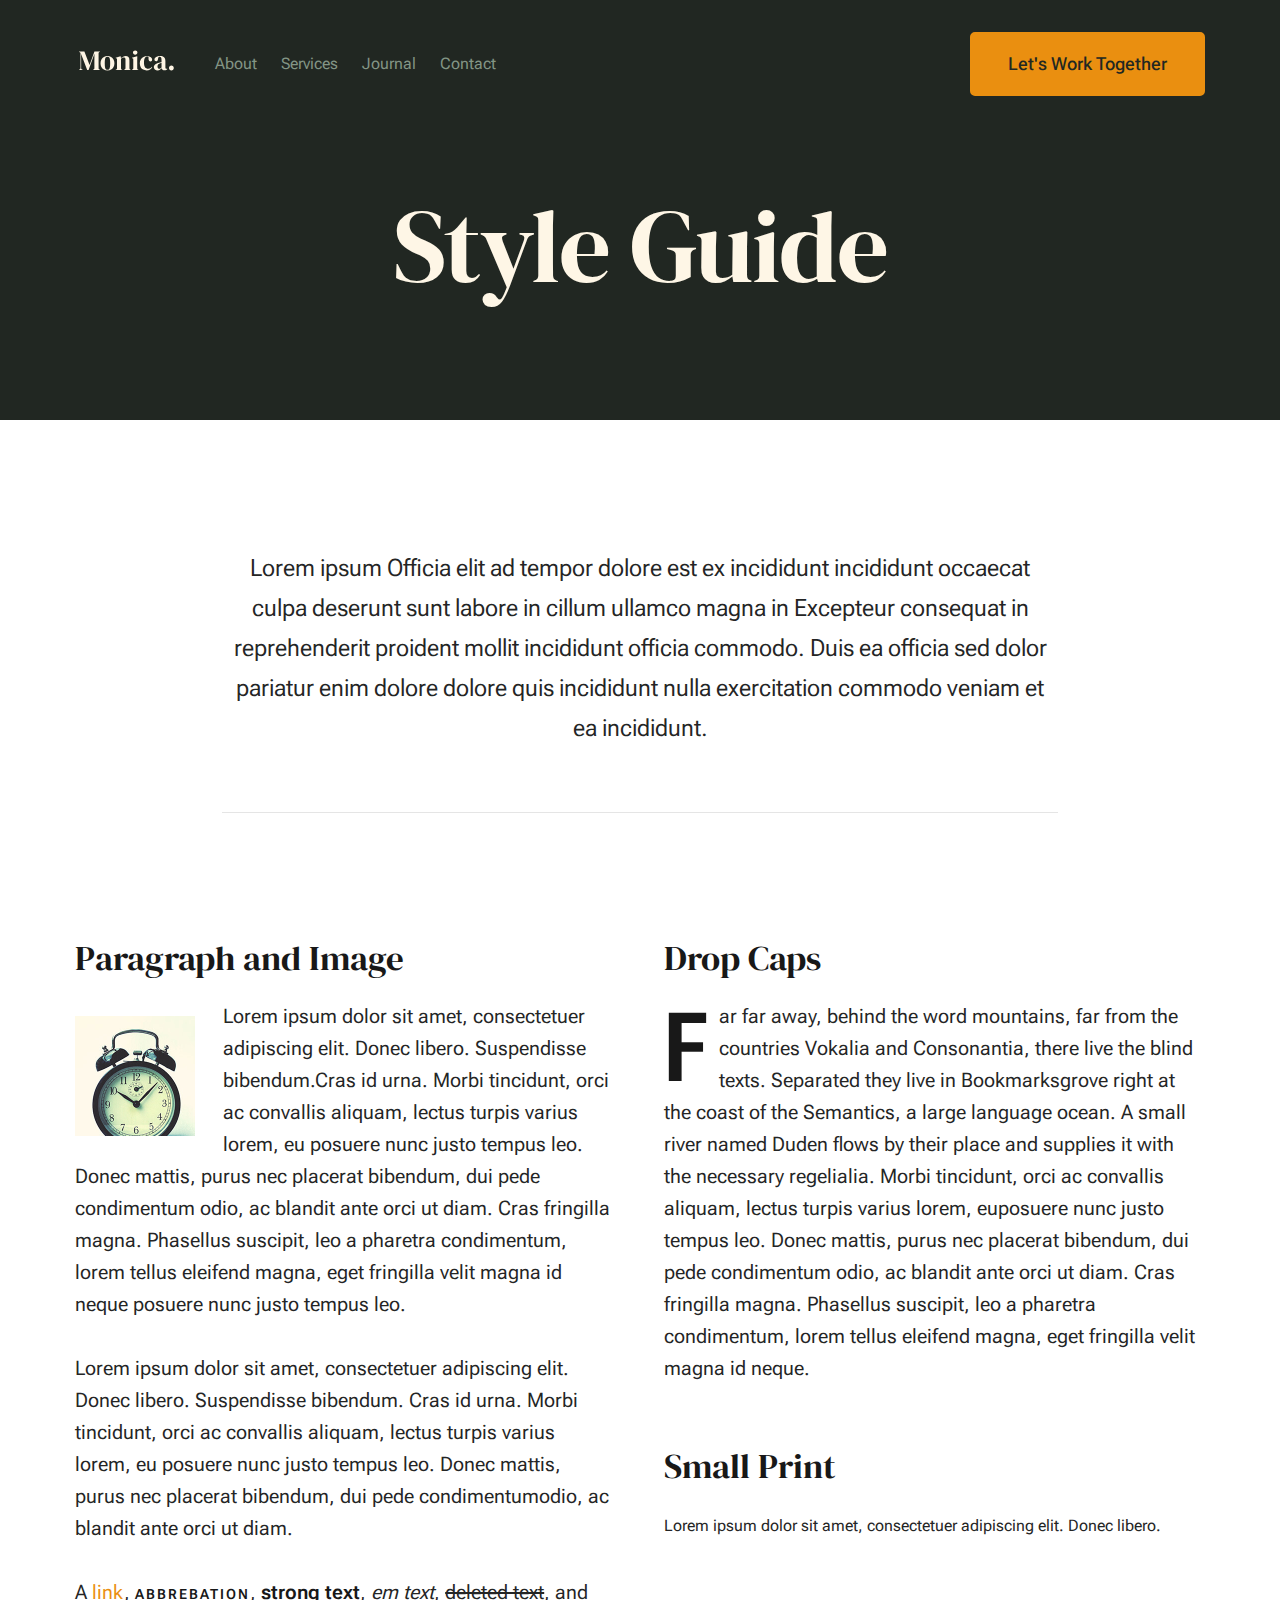
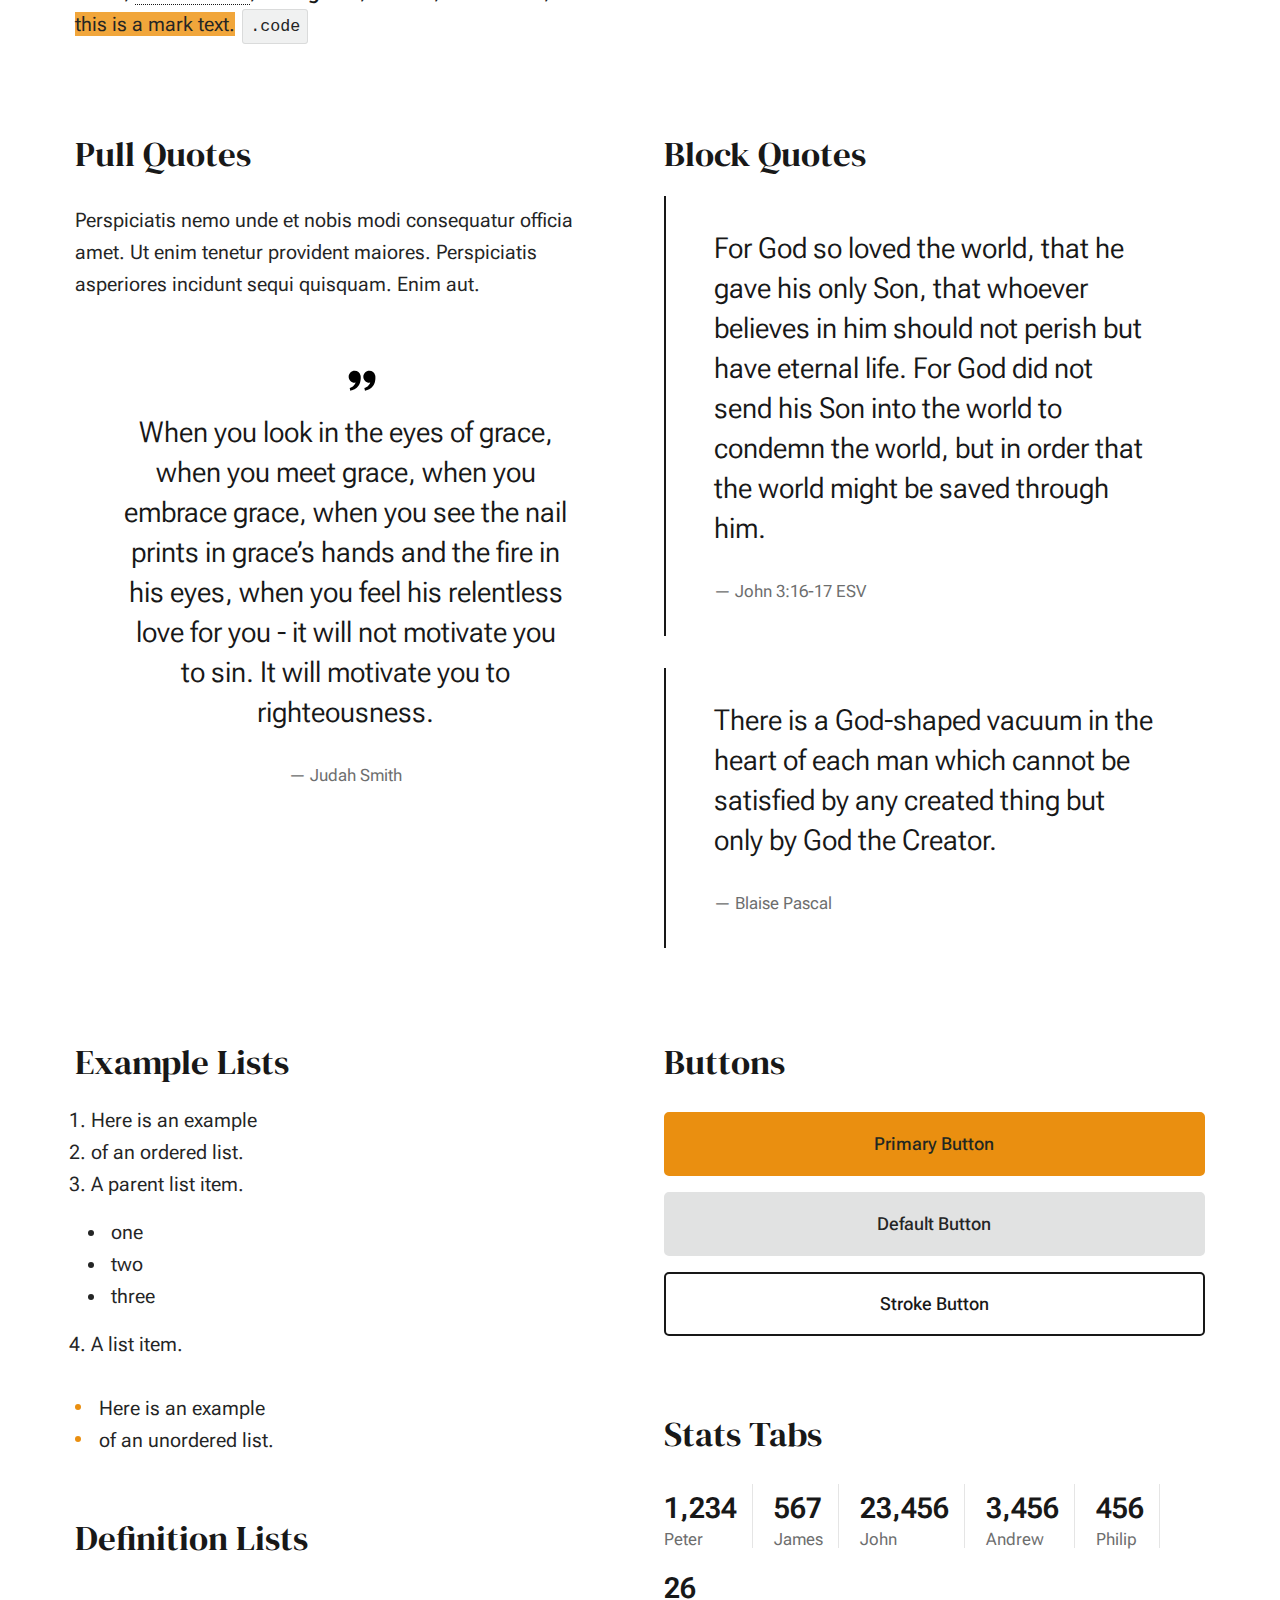
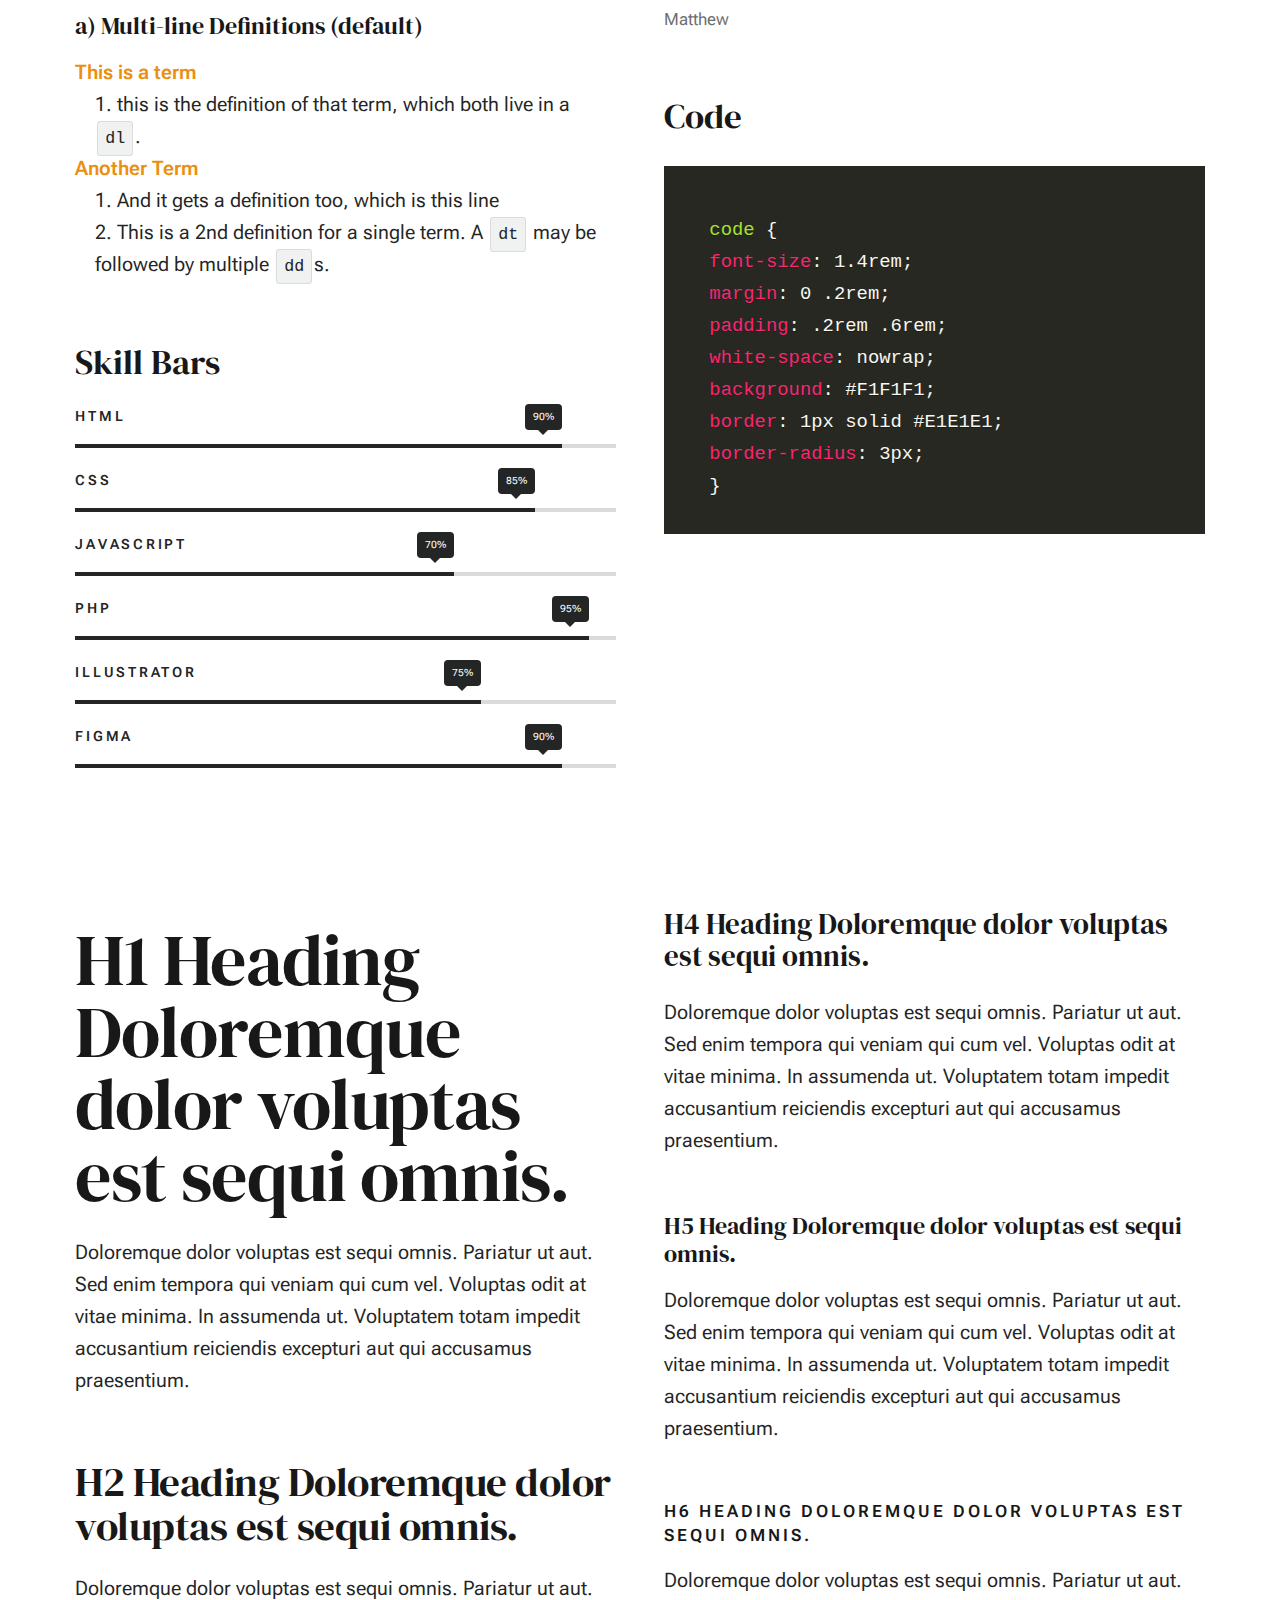
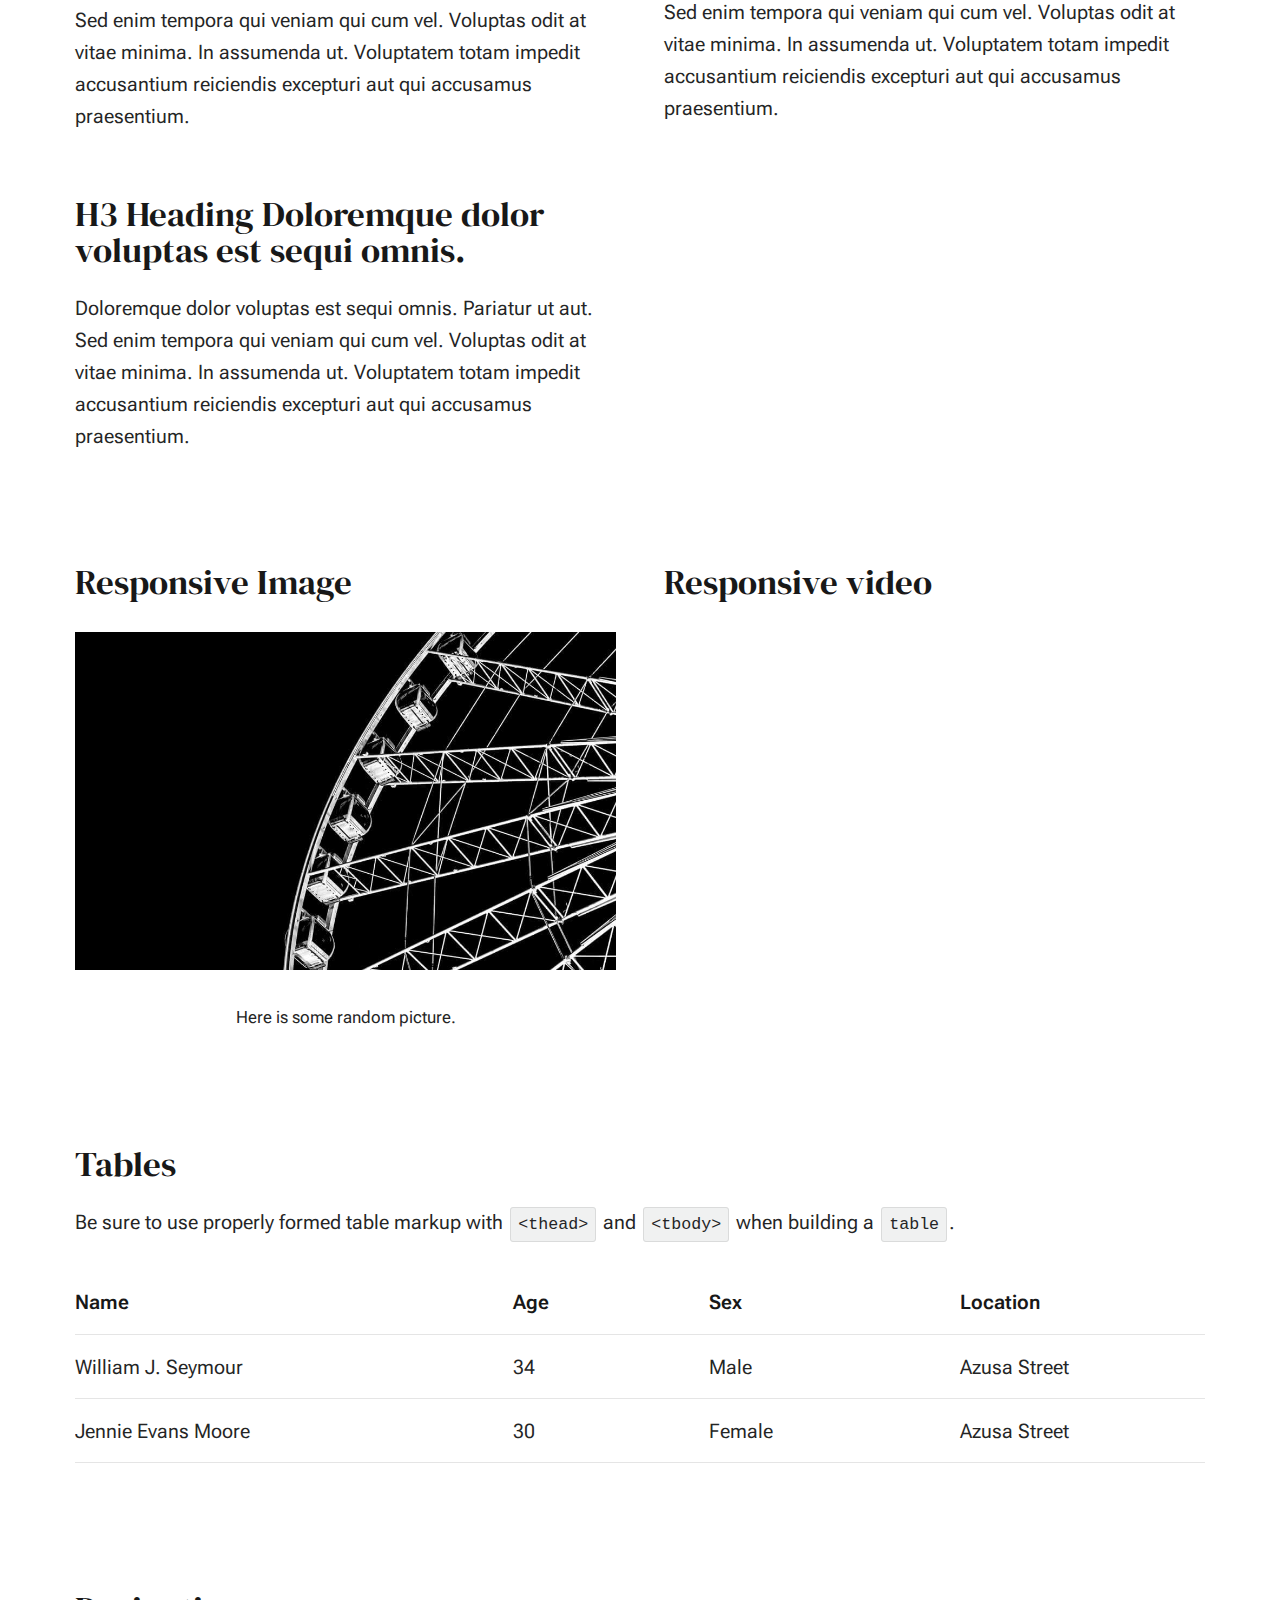
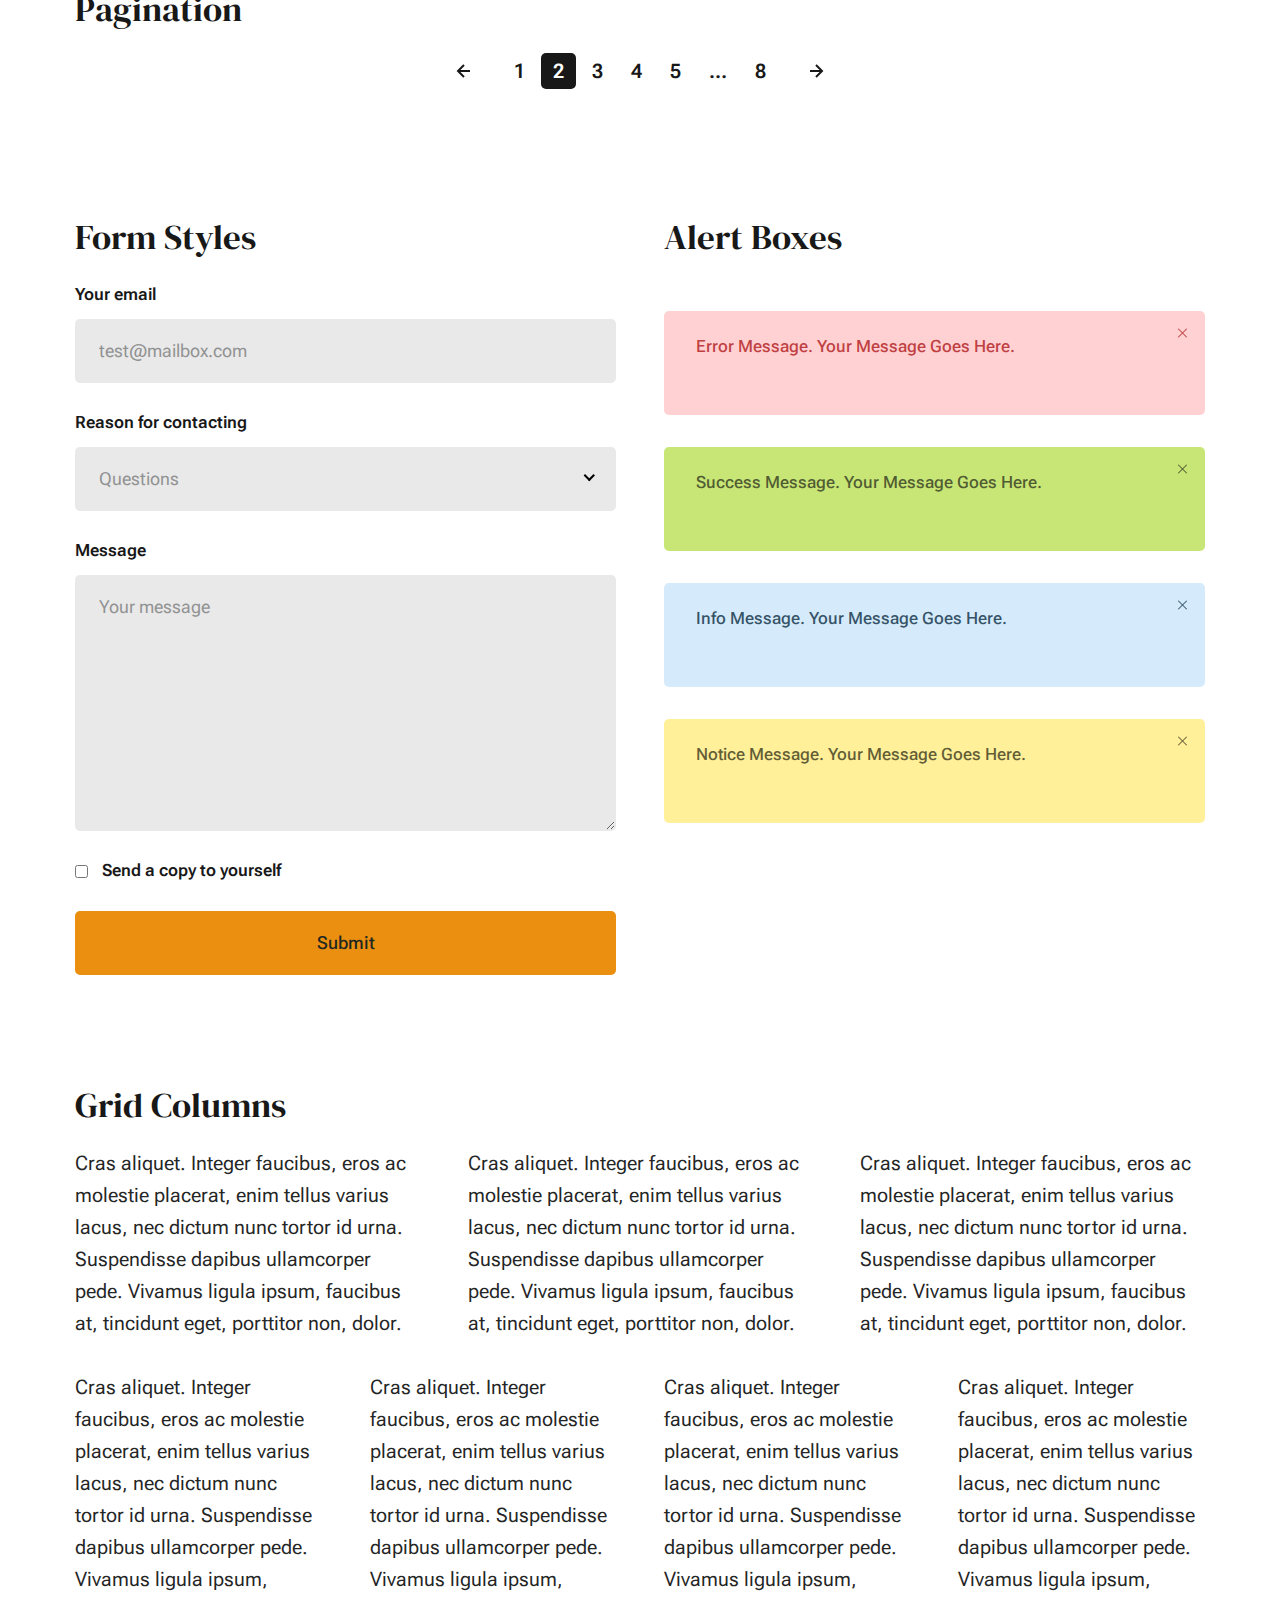
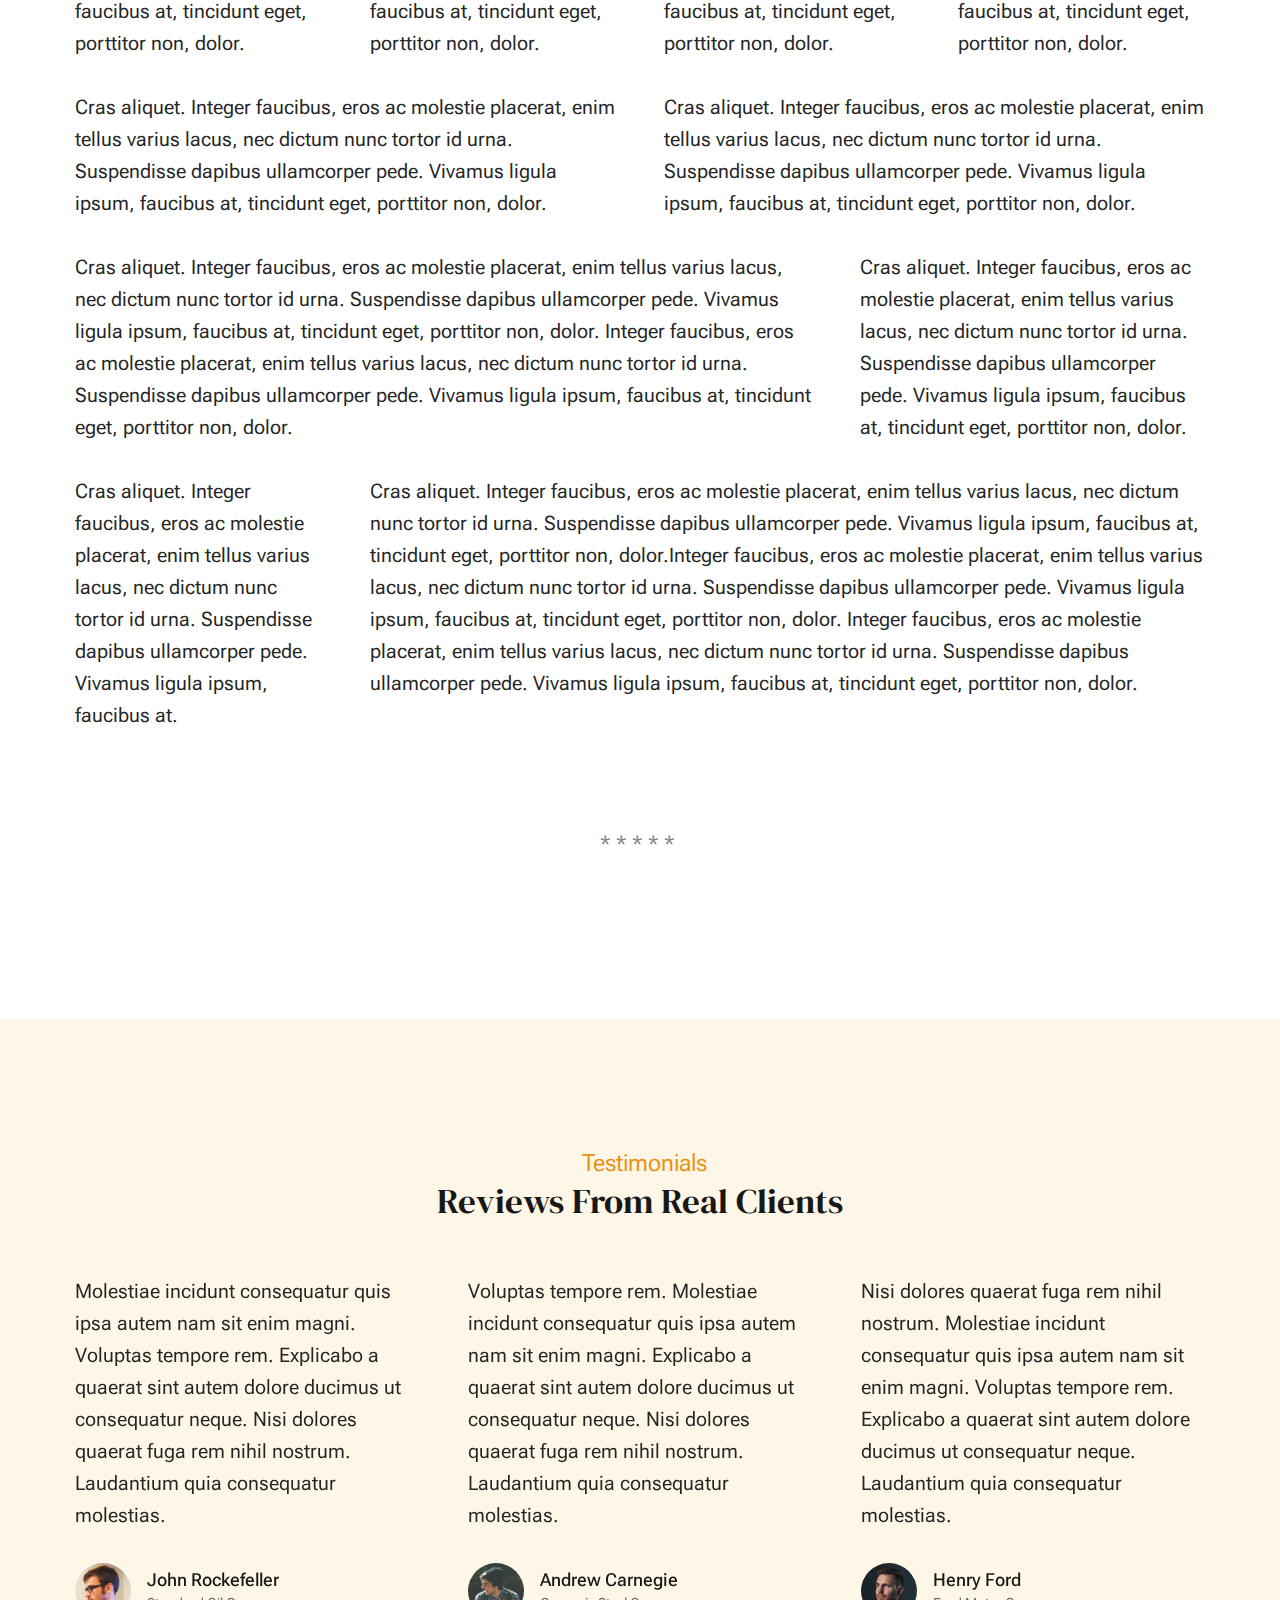
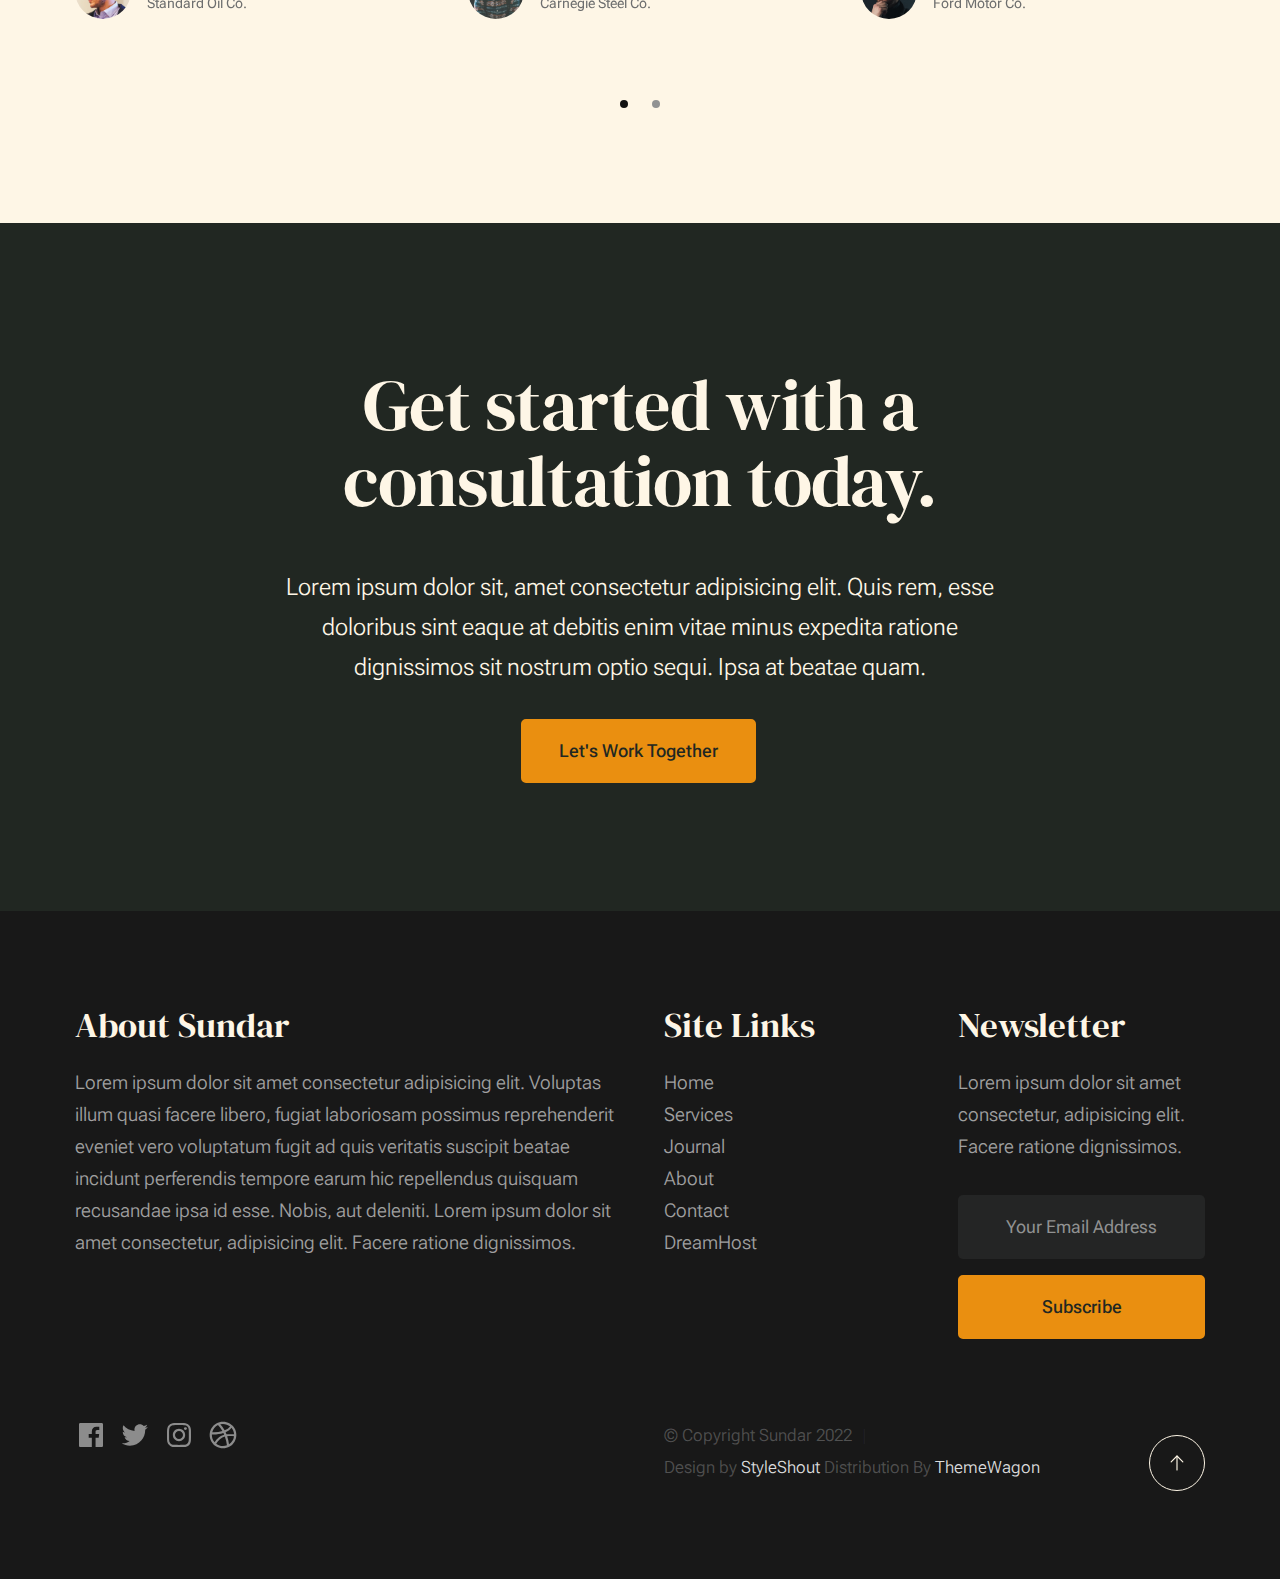
<file: styles.html>
<!DOCTYPE html>
<html lang="en" class="no-js" >
<head>

    <!--- basic page needs
    ================================================== -->
    <meta charset="utf-8">
    <meta name="viewport" content="width=device-width, initial-scale=1">
    <title>Styles - Sundar</title>

    <script>
        document.documentElement.classList.remove('no-js');
        document.documentElement.classList.add('js');
    </script>

    <!-- CSS
    ================================================== -->
    <link rel="stylesheet" href="css/vendor.css">
    <link rel="stylesheet" href="css/styles.css">

    <!-- favicons
    ================================================== -->
    <link rel="apple-touch-icon" sizes="180x180" href="apple-touch-icon.png">
    <link rel="icon" type="image/png" sizes="32x32" href="favicon-32x32.png">
    <link rel="icon" type="image/png" sizes="16x16" href="favicon-16x16.png">
    <link rel="manifest" href="site.webmanifest">

</head>


<body id="top">


    <!-- preloader
    ================================================== -->
    <div id="preloader">
        <div id="loader" class="dots-fade">
            <div></div>
            <div></div>
            <div></div>
        </div>
    </div>


    <!-- page wrap
    ================================================== -->
    <div id="page" class="s-pagewrap">


        <!-- # site header 
        ================================================== -->
        <header class="s-header">

            <div class="row s-header__inner width-sixteen-col">

                <div class="s-header__block">
                    <div class="s-header__logo">
                        <a class="logo" href="index.html">
                            <img src="images/logo.svg" alt="Homepage">
                        </a>
                    </div>

                    <a class="s-header__menu-toggle" href="#0"><span>Menu</span></a>
                </div> <!-- end s-header__block -->

                <nav class="s-header__nav">
    
                    <ul class="s-header__menu-links">
                        <li><a href="about.html">About</a></li>
                        <li><a href="services.html">Services</a></li>
                        <li><a href="blog.html">Journal</a></li>
                        <li><a href="contact.html">Contact</a></li>
                    </ul> <!-- s-header__menu-links -->

                    <div class="s-header__contact">
                        <a href="contact.html" class="btn btn--primary s-header__contact-btn">Let's Work Together</a>                        
                    </div> <!-- s-header__contact -->
    
                </nav> <!-- end s-header__nav -->

            </div> <!-- end s-header__inner -->

        </header> <!-- end s-header -->


        <!-- # site main content
        ================================================== -->
        <section id="content" class="s-content">

               <section class="s-pageheader pageheader">
                    <div class="row">
                        <div class="column xl-12">
                            <h1 class="page-title">
                               Style Guide
                            </h1>                            
                        </div>
                    </div>
               </section> <!-- end pageheader --> 

               <section class="s-pagecontent pagecontent">

                    <div class="row row-x-center text-center">

                        <div class="column tab-12 xl-9">
            
                            <p class="lead">Lorem ipsum Officia elit ad tempor dolore est ex incididunt incididunt occaecat culpa deserunt 
                            sunt labore in cillum ullamco magna in Excepteur consequat in reprehenderit proident mollit incididunt officia commodo.
                            Duis ea officia sed dolor pariatur enim dolore dolore quis incididunt nulla exercitation commodo veniam et ea incididunt.
                            </p>
            
                            <hr>
                        </div>
            
                    </div> <!-- end row -->
            
                    <div class="row">
            
                        <div class="column mob-12 md-6 stack-on-900">
            
                            <h3>Paragraph and Image</h3>
            
                            <p><a href="#"><img width="120" height="120" class="u-pull-left" alt="sample-image" src="images/sample-image.jpg"></a>
                            Lorem ipsum dolor sit amet, consectetuer adipiscing elit. Donec libero. Suspendisse bibendum.Cras id urna. Morbi 
                            tincidunt, orci ac convallis aliquam, lectus turpis varius lorem, eu posuere nunc justo tempus leo. Donec mattis, 
                            purus nec placerat bibendum, dui pede condimentum odio, ac blandit ante orci ut diam. Cras fringilla magna. 
                            Phasellus suscipit, leo a pharetra condimentum, lorem tellus eleifend magna, eget fringilla velit magna id 
                            neque posuere nunc justo tempus leo. </p>
            
                            <p>
                            Lorem ipsum dolor sit amet, consectetuer adipiscing elit. Donec libero. Suspendisse bibendum. Cras id urna. 
                            Morbi tincidunt, orci ac convallis aliquam, lectus turpis varius lorem, eu posuere nunc justo tempus leo. 
                            Donec mattis, purus nec placerat bibendum, dui pede condimentumodio, ac blandit ante orci ut diam.	
                            </p>
            
                            <p>A <a href="#">link</a>,
                            <abbr title="this really isn't a very good description">abbrebation</abbr>,
                            <strong>strong text</strong>,
                            <em>em text</em>,
                            <del>deleted text</del>, and
                            <mark>this is a mark text.</mark>
                            <code>.code</code>
                            </p>
            
                        </div>
            
                        <div class="column mob-12 md-6">
            
                            <h3>Drop Caps</h3>
            
                            <p class="drop-cap">Far far away, behind the word mountains, far from the countries Vokalia and Consonantia,
                            there live the blind texts. Separated they live in Bookmarksgrove right at the coast of the
                            Semantics, a large language ocean. A small river named Duden flows by their place and supplies it with the 
                            necessary regelialia. Morbi tincidunt, orci ac convallis aliquam, lectus turpis varius lorem, 
                            euposuere nunc justo tempus leo. Donec mattis, purus nec placerat bibendum, dui pede condimentum odio, 
                            ac blandit ante orci ut diam. Cras fringilla magna. Phasellus suscipit, leo a pharetra condimentum, 
                            lorem tellus eleifend magna, eget fringilla velit magna id neque.
                            </p>
            
                            <h3>Small Print</h3>
            
                            <p><small>Lorem ipsum dolor sit amet, consectetuer adipiscing elit. Donec libero.</small></p>
                            
                    
            
                        </div>
            
                    </div> <!-- end row -->
            
                    <div class="row">
            
                        <div class="column xl-6 md-12">
            
                            <h3 class="u-add-bottom">Pull Quotes</h3>
            
                            <p>
                            Perspiciatis nemo unde et nobis modi consequatur officia amet. Ut enim 
                            tenetur provident maiores. Perspiciatis asperiores incidunt sequi 
                            quisquam. Enim aut. 
                            </p>
            
                            <figure class="pull-quote">
                                <blockquote>
                                    <p>
                                    When you look in the eyes of grace, when you meet grace, 
                                    when you embrace grace, when you see the nail prints in 
                                    grace’s hands and the fire in his eyes, when you feel his 
                                    relentless love for you - it will not motivate you to sin. 
                                    It will motivate you to righteousness.
                                    </p>
            
                                    <footer>
                                        <cite>Judah Smith</cite>
                                    </footer>
                                </blockquote>
                            </figure>
            
            
                        </div>
            
                        <div class="column xl-6 md-12">
            
                            <h3 class="h-add-bottom">Block Quotes</h3>
            
                            <blockquote cite="http://where-i-got-my-info-from.com">
                                <p>
                                For God so loved the world, that he gave his only Son, that whoever believes in 
                                him should not perish but have eternal life. For God did not send his Son into 
                                the world to condemn the world, but in order that the world might be 
                                saved through him.
                                </p>
            
                                <footer>
                                    <cite>
                                        <a href="#0">John 3:16-17 ESV</a>
                                    </cite>
                                </footer>
            
                            </blockquote>
            
                            <blockquote>
                                <p>There is a God-shaped vacuum in the heart of each man which cannot be satisfied 
                                by any created thing but only by God the Creator.</p>
            
                                <footer>
                                    <cite>Blaise Pascal</cite>
                                </footer>
            
                            </blockquote>
            
                        </div>
            
                    </div> <!-- end row -->
            
                    <div class="row u-add-half-bottom">
            
                        <div class="column xl-6 md-12">
            
                            <h3>Example Lists</h3>
            
                            <ol>
                                <li>Here is an example</li>
                                <li>of an ordered list.</li>
                                <li>A parent list item.
                                    <ul>
                                        <li>one</li>
                                        <li>two</li>
                                        <li>three</li>
                                    </ul>
                                    </li>
                                    <li>A list item.</li>
                                </ol>
            
                            <ul class="disc">
                                <li>Here is an example</li>
                                <li>of an unordered list.</li>
                            </ul>
            
                            <h3>Definition Lists</h3>
            
                            <h5>a) Multi-line Definitions (default) </h5>
            
                            <dl class="dictionary-style">
                                <dt><strong>This is a term</strong></dt>
                                    <dd>this is the definition of that term, which both live in a <code>dl</code>.</dd>
                                <dt><strong>Another Term</strong></dt>
                                    <dd>And it gets a definition too, which is this line</dd>
                                    <dd>This is a 2<sup>nd</sup> definition for a single term. A <code>dt</code> may be followed by multiple <code>dd</code>s.</dd>
                            </dl>
            
                            <h3 class="u-add-bottom">Skill Bars</h3>
            
                            <ul class="skill-bars">
                                <li>
                                <div class="progress percent90"><span>90%</span></div>
                                <strong>HTML</strong>
                                </li>
                                <li>
                                <div class="progress percent85"><span>85%</span></div>
                                <strong>CSS</strong>
                                </li>
                                <li>
                                <div class="progress percent70"><span>70%</span></div>
                                <strong>Javascript</strong>
                                </li>
                                <li>
                                <div class="progress percent95"><span>95%</span></div>
                                <strong>PHP</strong>
                                </li>
                                <li>
                                <div class="progress percent75"><span>75%</span></div>
                                <strong>Illustrator</strong>
                                </li>
                                <li>
                                <div class="progress percent90"><span>90%</span></div>
                                <strong>Figma</strong>
                                </li>
                            </ul>
            
                        </div>
            
                        <div class="column xl-6 md-12">
            
                            <h3 class="u-add-bottom">Buttons</h3>
            
                            <p>
                                <a class="btn btn--primary u-fullwidth" href="#0">Primary Button</a>
                                <a class="btn u-fullwidth" href="#0">Default Button</a>
                                <a class="btn btn--stroke u-fullwidth" href="#0">Stroke Button</a>
                            </p>
            
                            <h3>Stats Tabs</h3>
            
                            <ul class="stats-tabs">
                                <li><a href="#0">1,234 <em>Peter</em></a></li>
                                <li><a href="#0">567 <em>James</em></a></li>
                                <li><a href="#0">23,456 <em>John</em></a></li>
                                <li><a href="#0">3,456 <em>Andrew</em></a></li>
                                <li><a href="#0">456 <em>Philip</em></a></li>
                                <li><a href="#0">26 <em>Matthew</em></a></li>
                            </ul>
            
                            <h3 class="u-add-bottom">Code</h3>
            
<pre><code class="language-css">
    code {
    font-size: 1.4rem;
    margin: 0 .2rem;
    padding: .2rem .6rem;
    white-space: nowrap;
    background: #F1F1F1;
    border: 1px solid #E1E1E1;	
    border-radius: 3px;
    }
</code></pre>
            
                        </div>
            
                    </div> <!-- end row -->
            
                    <div class="row u-add-half-bottom">
            
                        <div class="column xl-6 md-12">
                                
                            <h1>H1 Heading Doloremque dolor voluptas est sequi omnis.</h1>
                            <p>Doloremque dolor voluptas est sequi omnis. Pariatur ut aut. Sed enim tempora qui veniam qui cum vel. 
                            Voluptas odit at vitae minima. In assumenda ut. Voluptatem totam impedit accusantium reiciendis excepturi aut qui accusamus praesentium.</p>
            
                            <h2>H2 Heading Doloremque dolor voluptas est sequi omnis.</h2>
                            <p>Doloremque dolor voluptas est sequi omnis. Pariatur ut aut. Sed enim tempora qui veniam qui cum vel. 
                            Voluptas odit at vitae minima. In assumenda ut. Voluptatem totam impedit accusantium reiciendis excepturi aut qui accusamus praesentium.</p>
            
                            <h3>H3 Heading Doloremque dolor voluptas est sequi omnis.</h3>
                            <p>Doloremque dolor voluptas est sequi omnis. Pariatur ut aut. Sed enim tempora qui veniam qui cum vel. 
                            Voluptas odit at vitae minima. In assumenda ut. Voluptatem totam impedit accusantium reiciendis excepturi aut qui accusamus praesentium.</p>
            
                            
                        </div>
            
                        <div class="column xl-6 md-12">
                            <h4>H4 Heading Doloremque dolor voluptas est sequi omnis.</h4>
                            <p>Doloremque dolor voluptas est sequi omnis. Pariatur ut aut. Sed enim tempora qui veniam qui cum vel. 
                            Voluptas odit at vitae minima. In assumenda ut. Voluptatem totam impedit accusantium reiciendis excepturi aut qui accusamus praesentium.</p>
            
                            <h5>H5 Heading Doloremque dolor voluptas est sequi omnis.</h5>
                            <p>Doloremque dolor voluptas est sequi omnis. Pariatur ut aut. Sed enim tempora qui veniam qui cum vel. 
                            Voluptas odit at vitae minima. In assumenda ut. Voluptatem totam impedit accusantium reiciendis excepturi aut qui accusamus praesentium.</p>
            
                            <h6>H6 Heading Doloremque dolor voluptas est sequi omnis.</h6>
                            <p>Doloremque dolor voluptas est sequi omnis. Pariatur ut aut. Sed enim tempora qui veniam qui cum vel. 
                            Voluptas odit at vitae minima. In assumenda ut. Voluptatem totam impedit accusantium reiciendis excepturi aut qui accusamus praesentium.</p>
                
                            
                        </div>
            
                    </div> <!-- end row -->
            
                    <div class="row u-add-half-bottom">
            
                        <div class="column xl-6 md-12">
            
                            <h3 class="u-add-bottom">Responsive Image</h3>
            
                            <figure>
                                <img src="images/wheel-500.jpg" 
                                srcset="images/wheel-1000.jpg 1000w, 
                                images/wheel-500.jpg 500w" 
                                sizes="(max-width: 1000px) 100vw, 1000px" alt="">
            
                                <figcaption>
                                    Here is some random picture.
                                </figcaption>
                            </figure>
            
                        </div>
            
                        <div class="column xl-6 md-12">
            
                            <h3 class="u-add-bottom">Responsive video</h3>
            
                            <div class="video-container">
                            <iframe src="https://player.vimeo.com/video/14592941?color=00a650&title=0&byline=0&portrait=0" width="500" height="281" frameborder="0" webkitallowfullscreen mozallowfullscreen allowfullscreen></iframe> 
                            </div>
            
                        </div>
                        
                    </div> <!-- end row -->
            
                    <div class="row u-add-bottom">
            
                        <div class="column xl-12">
            
                            <h3>Tables</h3>
                            <p>Be sure to use properly formed table markup with <code>&lt;thead&gt;</code> and <code>&lt;tbody&gt;</code> when building a <code>table</code>.</p>
            
                            <div class="table-responsive">
            
                                <table>
                                        <thead>
                                        <tr>
                                            <th>Name</th>
                                            <th>Age</th>
                                            <th>Sex</th>
                                            <th>Location</th>
                                        </tr>
                                        </thead>
                                        <tbody>
                                        <tr>
                                            <td>William J. Seymour</td>
                                            <td>34</td>
                                            <td>Male</td>
                                            <td>Azusa Street</td>
                                        </tr>
                                        <tr>
                                            <td>Jennie Evans Moore</td>
                                            <td>30</td>
                                            <td>Female</td>
                                            <td>Azusa Street</td>
                                        </tr>
                                        </tbody>
                                </table>
            
                            </div>
            
                        </div>
                        
                    </div> <!-- end row -->
            
                    <div class="row">
            
                        <div class="column xl-12">
                            <h3>Pagination</h3>
            
                            <nav class="pgn">
                                <ul>
                                    <li>
                                        <a class="pgn__prev" href="#0">
                                            <svg xmlns="http://www.w3.org/2000/svg" width="24" height="24" viewBox="0 0 24 24"><path d="M12.707 17.293L8.414 13H18v-2H8.414l4.293-4.293-1.414-1.414L4.586 12l6.707 6.707z"/></svg>
                                        </a>
                                    </li>
                                    <li><a class="pgn__num" href="#0">1</a></li>
                                    <li><span class="pgn__num current">2</span></li>
                                    <li><a class="pgn__num" href="#0">3</a></li>
                                    <li><a class="pgn__num" href="#0">4</a></li>
                                    <li><a class="pgn__num" href="#0">5</a></li>
                                    <li><span class="pgn__num dots">…</span></li>
                                    <li><a class="pgn__num" href="#0">8</a></li>
                                    <li>
                                        <a class="pgn__next" href="#0">
                                            <svg xmlns="http://www.w3.org/2000/svg" width="24" height="24" viewBox="0 0 24 24"><path d="M11.293 17.293l1.414 1.414L19.414 12l-6.707-6.707-1.414 1.414L15.586 11H6v2h9.586z"/></svg>
                                        </a>
                                    </li>
                                </ul>
                            </nav>
                        </div>
            
                    </div> <!-- end row -->
            
                    <div class="row">
            
                        <div class="column xl-6 md-12">
            
                            <h3 class="u-add-bottom">Form Styles</h3>
            
                            <form>
                                <div>
                                    <label for="sampleInput">Your email</label>
                                    <input class="u-fullwidth" type="email" placeholder="test@mailbox.com" id="sampleInput">
                                </div>
                                <div>
                                    <label for="sampleRecipientInput">Reason for contacting</label>
                                    <div class="ss-custom-select">
                                        <select class="u-fullwidth" id="sampleRecipientInput">
                                            <option value="Option 1">Questions</option>
                                            <option value="Option 2">Report</option>
                                            <option value="Option 3">Others</option>
                                        </select>
                                    </div>
                                </div>
                                
                                <label for="exampleMessage">Message</label>
                                <textarea class="u-fullwidth" placeholder="Your message" id="exampleMessage"></textarea>
            
                                <label class="u-add-bottom">
                                    <input type="checkbox">
                                    <span class="label-text">Send a copy to yourself</span>
                                </label>
                            
                                <input class="btn--primary u-fullwidth" type="submit" value="Submit">
                            </form>
            
                        </div>
            
                        <div class="column xl-6 md-12">
            
                            <h3>Alert Boxes</h3>
            
                            <br>
                            
                            <div class="alert-box alert-box--error">
                                <p>Error Message. Your Message Goes Here.</p>
                                <span class="alert-box__close"></span>
                            </div><!-- end error -->
                                    
                            <div class="alert-box alert-box--success">
                                <p>Success Message. Your Message Goes Here.</p>
                                <span class="alert-box__close"></span>
                            </div><!-- end success -->
                                    
                            <div class="alert-box alert-box--info">
                                <p>Info Message. Your Message Goes Here.</p>
                                <span class="alert-box__close"></span>
                            </div><!-- end info -->
                                    
                            <div class="alert-box alert-box--notice">
                                <p>Notice Message. Your Message Goes Here.</p>
                                <span class="alert-box__close"></span>
                            </div><!-- end notice -->
                        
                        </div>
            
                    </div> <!-- end row -->
            
                    <div class="row">
            
                        <div class="xl-12 column">
                        <h3 class="half-bottom">Grid Columns</h3>
                        </div>
            
                    </div> <!-- Row End-->
            
                    <!--<h4>1/3 Columns</h4>  -->
            
                    <div class="row">
            
                        <div class="xl-4 md-12 column">
                            <p>
                            Cras aliquet. Integer faucibus, eros ac molestie placerat, enim tellus varius lacus,
                            nec dictum nunc tortor id urna. Suspendisse dapibus ullamcorper pede. Vivamus ligula ipsum,
                            faucibus at, tincidunt eget, porttitor non, dolor. 
                            </p>
                        </div>
            
                        <div class="xl-4 md-12 column">
                            <p>
                            Cras aliquet. Integer faucibus, eros ac molestie placerat, enim tellus varius lacus,
                            nec dictum nunc tortor id urna. Suspendisse dapibus ullamcorper pede. Vivamus ligula ipsum,
                            faucibus at, tincidunt eget, porttitor non, dolor. 
                            </p>
                        </div>
            
                        <div class="xl-4 md-12 column">
                            <p>
                            Cras aliquet. Integer faucibus, eros ac molestie placerat, enim tellus varius lacus,
                            nec dictum nunc tortor id urna. Suspendisse dapibus ullamcorper pede. Vivamus ligula ipsum,
                            faucibus at, tincidunt eget, porttitor non, dolor. 
                            </p>
                        </div>
            
                    </div>
            
                    <!--<h4>1/4 Columns</h4>  -->
            
                    <div class="row">
            
                        <div class="xl-3 md-6 tab-12 column">
                            <p>
                            Cras aliquet. Integer faucibus, eros ac molestie placerat, enim tellus varius lacus,
                            nec dictum nunc tortor id urna. Suspendisse dapibus ullamcorper pede. Vivamus ligula ipsum,
                            faucibus at, tincidunt eget, porttitor non, dolor. 
                            </p>
                        </div>
            
                        <div class="xl-3 md-6 tab-12 column">
                            <p>
                            Cras aliquet. Integer faucibus, eros ac molestie placerat, enim tellus varius lacus,
                            nec dictum nunc tortor id urna. Suspendisse dapibus ullamcorper pede. Vivamus ligula ipsum,
                            faucibus at, tincidunt eget, porttitor non, dolor. 
                            </p>
                        </div>
            
                        <div class="xl-3 md-6 tab-12 column">
                            <p>
                            Cras aliquet. Integer faucibus, eros ac molestie placerat, enim tellus varius lacus,
                            nec dictum nunc tortor id urna. Suspendisse dapibus ullamcorper pede. Vivamus ligula ipsum,
                            faucibus at, tincidunt eget, porttitor non, dolor. 
                            </p>
                        </div>
            
                        <div class="xl-3 md-6 tab-12 column">
                            <p>
                            Cras aliquet. Integer faucibus, eros ac molestie placerat, enim tellus varius lacus,
                            nec dictum nunc tortor id urna. Suspendisse dapibus ullamcorper pede. Vivamus ligula ipsum,
                            faucibus at, tincidunt eget, porttitor non, dolor. 
                            </p>
                        </div>
            
                    </div>
            
                    <!--<h4>1/2 Columns</h4>  -->
            
                    <div class="row">
            
                        <div class="xl-6 tab-12 column">
                            <p>
                            Cras aliquet. Integer faucibus, eros ac molestie placerat, enim tellus varius lacus,
                            nec dictum nunc tortor id urna. Suspendisse dapibus ullamcorper pede. Vivamus ligula ipsum,
                            faucibus at, tincidunt eget, porttitor non, dolor. 
                            </p>
                        </div>
            
                        <div class="xl-6 tab-12 column">
                            <p>
                            Cras aliquet. Integer faucibus, eros ac molestie placerat, enim tellus varius lacus,
                            nec dictum nunc tortor id urna. Suspendisse dapibus ullamcorper pede. Vivamus ligula ipsum,
                            faucibus at, tincidunt eget, porttitor non, dolor. 
                            </p>
                        </div>
            
                    </div>
            
                    <!--<h4>2/3 Columns</h4>  -->
            
                    <div class="row">
            
                        <div class="xl-8 md-7 tab-12 column">
                            <p>
                            Cras aliquet. Integer faucibus, eros ac molestie placerat, enim tellus varius lacus,
                            nec dictum nunc tortor id urna. Suspendisse dapibus ullamcorper pede. Vivamus ligula ipsum,
                            faucibus at, tincidunt eget, porttitor non, dolor. Integer faucibus, eros ac molestie placerat, enim tellus varius lacus,
                            nec dictum nunc tortor id urna. Suspendisse dapibus ullamcorper pede. Vivamus ligula ipsum,
                            faucibus at, tincidunt eget, porttitor non, dolor.
                            </p>
                        </div>
            
                        <div class="xl-4 md-5 tab-12 column">
                            <p>
                            Cras aliquet. Integer faucibus, eros ac molestie placerat, enim tellus varius lacus,
                            nec dictum nunc tortor id urna. Suspendisse dapibus ullamcorper pede. Vivamus ligula ipsum,
                            faucibus at, tincidunt eget, porttitor non, dolor. 
                            </p>
                        </div>
            
                    </div>
            
                    <!--<h4>3/4 Columns</h4>  -->
            
                    <div class="row">
            
                        <div class="xl-3 md-5 tab-12 column">
                            <p>
                            Cras aliquet. Integer faucibus, eros ac molestie placerat, enim tellus varius lacus,
                            nec dictum nunc tortor id urna. Suspendisse dapibus ullamcorper pede. Vivamus ligula ipsum,
                            faucibus at. 
                            </p>
                        </div>
            
                        <div class="xl-9 md-7 tab-12 column">
                            <p>
                            Cras aliquet. Integer faucibus, eros ac molestie placerat, enim tellus varius lacus,
                            nec dictum nunc tortor id urna. Suspendisse dapibus ullamcorper pede. Vivamus ligula ipsum,
                            faucibus at, tincidunt eget, porttitor non, dolor.Integer faucibus, eros ac molestie placerat, enim tellus varius lacus,
                            nec dictum nunc tortor id urna. Suspendisse dapibus ullamcorper pede. Vivamus ligula ipsum,
                            faucibus at, tincidunt eget, porttitor non, dolor. Integer faucibus, eros ac molestie placerat, enim tellus varius lacus,
                            nec dictum nunc tortor id urna. Suspendisse dapibus ullamcorper pede. Vivamus ligula ipsum,
                            faucibus at, tincidunt eget, porttitor non, dolor.
                            </p>
                        </div>
            
                    </div> 
            
                    <hr class="fancy">

               </section> <!-- pagecontent -->

               <section class="s-testimonials">

                    <div class="s-testimonials__header row row-x-center text-center">
                        <div class="column xl-8 lg-12">
        
                            <p class="text-pretitle">
                            Testimonials
                            </p>
                            <h3>
                            Reviews From Real Clients
                            </h3>                        
        
                        </div>
                    </div> <!--end s-testimonials__header -->

                    <div class="row s-testimonials__content">
                        <div class="column xl-12 testimonials">

                            <div class="swiper-container testimonials__slider page-slider">

                                <div class="swiper-wrapper">
                                    <div class="testimonials__slide swiper-slide">
                                        <p>
                                        Molestiae incidunt consequatur quis ipsa autem nam sit enim magni. Voluptas tempore rem. 
                                        Explicabo a quaerat sint autem dolore ducimus ut consequatur neque. Nisi dolores quaerat fuga rem nihil nostrum.
                                        Laudantium quia consequatur molestias.
                                        </p>
                                        <div class="testimonials__author">
                                            <img src="images/avatars/user-01.jpg" alt="Author image" class="testimonials__avatar">
                                            <cite class="testimonials__cite">
                                                <strong>John Rockefeller</strong>
                                                <span>Standard Oil Co.</span>
                                            </cite>
                                        </div>
                                    </div>
                                    <div class="testimonials__slide swiper-slide">
                                        <p>
                                        Voluptas tempore rem. Molestiae incidunt consequatur quis ipsa autem nam sit enim magni. 
                                        Explicabo a quaerat sint autem dolore ducimus ut consequatur neque. Nisi dolores quaerat fuga rem nihil nostrum.
                                        Laudantium quia consequatur molestias.
                                        </p>
                                        <div class="testimonials__author">
                                            <img src="images/avatars/user-04.jpg" alt="Author image" class="testimonials__avatar">
                                            <cite class="testimonials__cite">
                                                <strong>Andrew Carnegie</strong>
                                                <span>Carnegie Steel Co.</span>
                                            </cite>
                                        </div>
                                    </div>
                                    <div class="testimonials__slide swiper-slide">
                                        <p>
                                        Nisi dolores quaerat fuga rem nihil nostrum. Molestiae incidunt consequatur quis ipsa autem nam sit enim magni. 
                                        Voluptas tempore rem. Explicabo a quaerat sint autem dolore ducimus ut consequatur neque. 
                                        Laudantium quia consequatur molestias.
                                        </p>
                                        <div class="testimonials__author">
                                            <img src="images/avatars/user-06.jpg" alt="Author image" class="testimonials__avatar">
                                            <cite class="testimonials__cite">
                                                <strong>Henry Ford</strong>
                                                <span>Ford Motor Co.</span>
                                            </cite>
                                        </div>
                                    </div>
                                    <div class="testimonials__slide swiper-slide">
                                        <p>
                                        Molestiae incidunt consequatur quis ipsa autem nam sit enim magni. Voluptas tempore rem. 
                                        Explicabo a quaerat sint autem dolore ducimus ut consequatur neque. Nisi dolores quaerat fuga rem nihil nostrum.
                                        Laudantium quia consequatur molestias.
                                        </p>
                                        <div class="testimonials__author">
                                            <img src="images/avatars/user-02.jpg" alt="Author image" class="testimonials__avatar">
                                            <cite class="testimonials__cite">
                                                <strong>John Morgan</strong>
                                                <span>JP Morgan & Co.</span>
                                            </cite>
                                        </div>
                                    </div> 
                                </div> <!-- end swiper-wrapper --> 

                                <div class="swiper-pagination"></div>

                            </div> <!--end testimonials__slider --> 

                        </div> <!-- testimonials -->
                    </div> <!--end s-testimonials__content -->

               </section> <!-- end s-testimonials -->

        </section> <!-- s-content-->

        <!-- # cta
        ================================================== -->
        <section id="cta" class="s-cta">

            <div class="row row-x-center text-center">
                <div class="column xl-8 lg-12">

                    <div class="s-cta__content">
                        <h2 class="text-display-title">
                        Get started with a consultation today.
                        </h2>
                        <p class="lead">
                        Lorem ipsum dolor sit, amet consectetur adipisicing elit. Quis rem, esse doloribus sint eaque at debitis enim vitae minus expedita ratione dignissimos sit nostrum optio sequi. Ipsa at beatae quam.
                        </p>
                        <a href="contact.html" class="btn btn--primary">Let's Work Together</a>
                    </div>

                </div>
            </div>

        </section> <!-- end s-cta -->


        <!-- # footer 
        ================================================== -->
        <footer class="s-footer">
            <div class="row s-footer__content">
                <div class="column xl-6 lg-6 md-12 s-footer__block s-footer__about">                    
                    <h3>About Sundar</h3>
                    <p>
                    Lorem ipsum dolor sit amet consectetur adipisicing elit. Voluptas illum quasi facere libero, 
                    fugiat laboriosam possimus reprehenderit eveniet vero voluptatum fugit ad quis veritatis suscipit beatae 
                    incidunt perferendis tempore earum hic repellendus quisquam recusandae ipsa id esse. Nobis, aut deleniti.
                    Lorem ipsum dolor sit amet consectetur, adipisicing elit. Facere ratione dignissimos.
                    </p>               
                </div>                
                <div class="column xl-3 lg-6 md-12 s-footer__block s-footer__site-links">
                    <h3>Site Links</h3>
                    <ul class="link-list">
                        <li><a href="index.html">Home</a></li>
                        <li><a href="services.html">Services</a></li>
                        <li><a href="blog.html">Journal</a></li>
                        <li><a href="about.html">About</a></li>
                        <li><a href="contact.html">Contact</a></li>
                        <li><a href="https://www.dreamhost.com/r.cgi?287326">DreamHost</a></li>
                    </ul>
                </div>
                <div class="column xl-3 lg-6 md-12 tab-12 s-footer__block s-footer__newsletter">
                    <h3>Newsletter</h3>

                    <p>
                    Lorem ipsum dolor sit amet consectetur, adipisicing elit. Facere ratione dignissimos.
                    </p>

                    <div class="subscribe-form">
                        <form id="mc-form" class="mc-form">
                            <input type="email" name="EMAIL" id="mce-EMAIL" class="u-fullwidth text-center" placeholder="Your Email Address" title="The domain portion of the email address is invalid (the portion after the @)." pattern="^([^\x00-\x20\x22\x28\x29\x2c\x2e\x3a-\x3c\x3e\x40\x5b-\x5d\x7f-\xff]+|\x22([^\x0d\x22\x5c\x80-\xff]|\x5c[\x00-\x7f])*\x22)(\x2e([^\x00-\x20\x22\x28\x29\x2c\x2e\x3a-\x3c\x3e\x40\x5b-\x5d\x7f-\xff]+|\x22([^\x0d\x22\x5c\x80-\xff]|\x5c[\x00-\x7f])*\x22))*\x40([^\x00-\x20\x22\x28\x29\x2c\x2e\x3a-\x3c\x3e\x40\x5b-\x5d\x7f-\xff]+|\x5b([^\x0d\x5b-\x5d\x80-\xff]|\x5c[\x00-\x7f])*\x5d)(\x2e([^\x00-\x20\x22\x28\x29\x2c\x2e\x3a-\x3c\x3e\x40\x5b-\x5d\x7f-\xff]+|\x5b([^\x0d\x5b-\x5d\x80-\xff]|\x5c[\x00-\x7f])*\x5d))*(\.\w{2,})+$" required>
                            <input type="submit" name="subscribe" value="Subscribe" class="btn btn--primary btn--small u-fullwidth">
                            <!-- <div style="position: absolute; left: -5000px;" aria-hidden="true"><input type="text" name="b_cdb7b577e41181934ed6a6a44_9a91cfe7b3" tabindex="-1" value=""></div> -->
                            <div class="mc-status"></div>
                        </form>
                    </div>
                </div>
            </div>    
            
            <div class="row s-footer__bottom">
                <div class="column xl-6 lg-12">
                    <ul class="s-footer__social social-list">
                        <li>
                            <a href="#0">
                                <svg xmlns="http://www.w3.org/2000/svg" width="24" height="24" viewBox="0 0 24 24" style="fill:rgba(0, 0, 0, 1);transform:;-ms-filter:"><path d="M20,3H4C3.447,3,3,3.448,3,4v16c0,0.552,0.447,1,1,1h8.615v-6.96h-2.338v-2.725h2.338v-2c0-2.325,1.42-3.592,3.5-3.592 c0.699-0.002,1.399,0.034,2.095,0.107v2.42h-1.435c-1.128,0-1.348,0.538-1.348,1.325v1.735h2.697l-0.35,2.725h-2.348V21H20 c0.553,0,1-0.448,1-1V4C21,3.448,20.553,3,20,3z"></path></svg>
                                <span class="u-screen-reader-text">Facebook</span>
                            </a>
                        </li>
                        <li>
                            <a href="#0">
                                <svg xmlns="http://www.w3.org/2000/svg" width="24" height="24" viewBox="0 0 24 24" style="fill:rgba(0, 0, 0, 1);transform:;-ms-filter:"><path d="M19.633,7.997c0.013,0.175,0.013,0.349,0.013,0.523c0,5.325-4.053,11.461-11.46,11.461c-2.282,0-4.402-0.661-6.186-1.809 c0.324,0.037,0.636,0.05,0.973,0.05c1.883,0,3.616-0.636,5.001-1.721c-1.771-0.037-3.255-1.197-3.767-2.793 c0.249,0.037,0.499,0.062,0.761,0.062c0.361,0,0.724-0.05,1.061-0.137c-1.847-0.374-3.23-1.995-3.23-3.953v-0.05 c0.537,0.299,1.16,0.486,1.82,0.511C3.534,9.419,2.823,8.184,2.823,6.787c0-0.748,0.199-1.434,0.548-2.032 c1.983,2.443,4.964,4.04,8.306,4.215c-0.062-0.3-0.1-0.611-0.1-0.923c0-2.22,1.796-4.028,4.028-4.028 c1.16,0,2.207,0.486,2.943,1.272c0.91-0.175,1.782-0.512,2.556-0.973c-0.299,0.935-0.936,1.721-1.771,2.22 c0.811-0.088,1.597-0.312,2.319-0.624C21.104,6.712,20.419,7.423,19.633,7.997z"></path></svg>
                                <span class="u-screen-reader-text">Twitter</span>
                            </a>
                        </li>
                        <li>
                            <a href="#0">
                                <svg xmlns="http://www.w3.org/2000/svg" width="24" height="24" viewBox="0 0 24 24" style="fill:rgba(0, 0, 0, 1);transform:;-ms-filter:"><path d="M11.999,7.377c-2.554,0-4.623,2.07-4.623,4.623c0,2.554,2.069,4.624,4.623,4.624c2.552,0,4.623-2.07,4.623-4.624 C16.622,9.447,14.551,7.377,11.999,7.377L11.999,7.377z M11.999,15.004c-1.659,0-3.004-1.345-3.004-3.003 c0-1.659,1.345-3.003,3.004-3.003s3.002,1.344,3.002,3.003C15.001,13.659,13.658,15.004,11.999,15.004L11.999,15.004z"></path><circle cx="16.806" cy="7.207" r="1.078"></circle><path d="M20.533,6.111c-0.469-1.209-1.424-2.165-2.633-2.632c-0.699-0.263-1.438-0.404-2.186-0.42 c-0.963-0.042-1.268-0.054-3.71-0.054s-2.755,0-3.71,0.054C7.548,3.074,6.809,3.215,6.11,3.479C4.9,3.946,3.945,4.902,3.477,6.111 c-0.263,0.7-0.404,1.438-0.419,2.186c-0.043,0.962-0.056,1.267-0.056,3.71c0,2.442,0,2.753,0.056,3.71 c0.015,0.748,0.156,1.486,0.419,2.187c0.469,1.208,1.424,2.164,2.634,2.632c0.696,0.272,1.435,0.426,2.185,0.45 c0.963,0.042,1.268,0.055,3.71,0.055s2.755,0,3.71-0.055c0.747-0.015,1.486-0.157,2.186-0.419c1.209-0.469,2.164-1.424,2.633-2.633 c0.263-0.7,0.404-1.438,0.419-2.186c0.043-0.962,0.056-1.267,0.056-3.71s0-2.753-0.056-3.71C20.941,7.57,20.801,6.819,20.533,6.111z M19.315,15.643c-0.007,0.576-0.111,1.147-0.311,1.688c-0.305,0.787-0.926,1.409-1.712,1.711c-0.535,0.199-1.099,0.303-1.67,0.311 c-0.95,0.044-1.218,0.055-3.654,0.055c-2.438,0-2.687,0-3.655-0.055c-0.569-0.007-1.135-0.112-1.669-0.311 c-0.789-0.301-1.414-0.923-1.719-1.711c-0.196-0.534-0.302-1.099-0.311-1.669c-0.043-0.95-0.053-1.218-0.053-3.654 c0-2.437,0-2.686,0.053-3.655c0.007-0.576,0.111-1.146,0.311-1.687c0.305-0.789,0.93-1.41,1.719-1.712 c0.534-0.198,1.1-0.303,1.669-0.311c0.951-0.043,1.218-0.055,3.655-0.055c2.437,0,2.687,0,3.654,0.055 c0.571,0.007,1.135,0.112,1.67,0.311c0.786,0.303,1.407,0.925,1.712,1.712c0.196,0.534,0.302,1.099,0.311,1.669 c0.043,0.951,0.054,1.218,0.054,3.655c0,2.436,0,2.698-0.043,3.654H19.315z"></path></svg>
                                <span class="u-screen-reader-text">Instagram</span>
                            </a>
                        </li>
                        <li>
                            <a href="#0">
                                <svg xmlns="http://www.w3.org/2000/svg" width="24" height="24" viewBox="0 0 24 24" style="fill: rgba(0, 0, 0, 1);transform: ;msFilter:;"><path d="M20.66 6.98a9.932 9.932 0 0 0-3.641-3.64C15.486 2.447 13.813 2 12 2s-3.486.447-5.02 1.34c-1.533.893-2.747 2.107-3.64 3.64S2 10.187 2 12s.446 3.487 1.34 5.02a9.924 9.924 0 0 0 3.641 3.64C8.514 21.553 10.187 22 12 22s3.486-.447 5.02-1.34a9.932 9.932 0 0 0 3.641-3.64C21.554 15.487 22 13.813 22 12s-.446-3.487-1.34-5.02zM12 3.66c2 0 3.772.64 5.32 1.919-.92 1.174-2.286 2.14-4.1 2.9-1.002-1.813-2.088-3.327-3.261-4.54A7.715 7.715 0 0 1 12 3.66zM5.51 6.8a8.116 8.116 0 0 1 2.711-2.22c1.212 1.201 2.325 2.7 3.34 4.5-2 .6-4.114.9-6.341.9-.573 0-1.006-.013-1.3-.04A8.549 8.549 0 0 1 5.51 6.8zM3.66 12c0-.054.003-.12.01-.2.007-.08.01-.146.01-.2.254.014.641.02 1.161.02 2.666 0 5.146-.367 7.439-1.1.187.373.381.793.58 1.26-1.32.293-2.674 1.006-4.061 2.14S6.4 16.247 5.76 17.5c-1.4-1.587-2.1-3.42-2.1-5.5zM12 20.34c-1.894 0-3.594-.587-5.101-1.759.601-1.187 1.524-2.322 2.771-3.401 1.246-1.08 2.483-1.753 3.71-2.02a29.441 29.441 0 0 1 1.56 6.62 8.166 8.166 0 0 1-2.94.56zm7.08-3.96a8.351 8.351 0 0 1-2.58 2.621c-.24-2.08-.7-4.107-1.379-6.081.932-.066 1.765-.1 2.5-.1.799 0 1.686.034 2.659.1a8.098 8.098 0 0 1-1.2 3.46zm-1.24-5c-1.16 0-2.233.047-3.22.14a27.053 27.053 0 0 0-.68-1.62c2.066-.906 3.532-2.006 4.399-3.3 1.2 1.414 1.854 3.027 1.96 4.84-.812-.04-1.632-.06-2.459-.06z"></path></svg>
                                <span class="u-screen-reader-text">Dribbble</span>
                            </a>
                        </li>
                    </ul> <!-- end s-footer__social -->
                </div>
                <div class="column xl-6 lg-12">
                    <p class="ss-copyright">
                        <span>© Copyright Sundar 2022</span> 
                        <span>Design by <a href="https://www.styleshout.com/">StyleShout</a> Distribution By <a href="https://themewagon.com">ThemeWagon</a></span>
                    </p>
                </div>

                <div class="ss-go-top">
                    <a class="smoothscroll" title="Back to Top" href="#top">
                        <svg xmlns="http://www.w3.org/2000/svg" viewBox="0 0 24 24" width="36" height="36" fill="none" stroke="#ffffff" stroke-width="1" stroke-linecap="round" stroke-linejoin="round">&lt;!--!  Atomicons Free 1.00 by @atisalab License - https://atomicons.com/license/ (Icons: CC BY 4.0) Copyright 2021 Atomicons --&gt;<polyline points="17 11 12 6 7 11"></polyline><line x1="12" y1="18" x2="12" y2="6"></line></svg>
                    </a>
                </div> <!-- end ss-go-top -->
            </div>
            
        </footer> <!-- end s-footer -->

    </div> <!-- end page-wrap -->

    <!-- Java Script
    ================================================== -->
    <script src="js/plugins.js"></script>
    <script src="js/main.js"></script>

</body>
</html>
</file>
<file: css/vendor.css>
/* ===================================================================
 * Sundar Third-party Stylesheets
 * Template Ver. 1.0.0
 * 12-13-2022
 * -------------------------------------------------------------------
 *
 * TOC:
 * # PrismJS
 * # Swiper
 *
 * ------------------------------------------------------------------- */


/* ===================================================================
 * # PrismJS 1.20.0
 *   https://prismjs.com/download.html#themes=prism-okaidia&languages=markup+css+clike+javascript+markup-templating+php 
 *   
 *   okaidia theme for JavaScript, CSS and HTML
 *   Loosely based on Monokai textmate theme by http://www.monokai.nl/
 *   @author ocodia
 * ------------------------------------------------------------------- */
code[class*=language-],
pre[class*=language-] {
  color          : #f8f8f2;
  background     : none;
  text-shadow    : 0 1px rgba(0, 0, 0, 0.3);
  font-family    : var(--font-mono);
  font-size      : calc(var(--text-size) * 0.9444);
  text-align     : left;
  white-space    : pre;
  word-spacing   : normal;
  word-break     : normal;
  word-wrap      : normal;
  line-height    : var(--vspace-1);
  -moz-tab-size  : 4;
  -o-tab-size    : 4;
  tab-size       : 4;
  -webkit-hyphens: none;
  -ms-hyphens    : none;
  hyphens        : none;
}

/* Code blocks */
pre[class*=language-] {
  padding : var(--vspace-0_5) 0 var(--vspace-1);
  margin  : var(--vspace-1) 0;
  overflow: auto;
}

:not(pre)>code[class*=language-],
pre[class*=language-] {
  background: #272822;
}

/* Inline code */
:not(pre)>code[class*=language-] {
  padding    : 0.1em;
  white-space: normal;
}

.token.comment,
.token.prolog,
.token.doctype,
.token.cdata {
  color: slategray;
}

.token.punctuation {
  color: #f8f8f2;
}

.token.namespace {
  opacity: 0.7;
}

.token.property,
.token.tag,
.token.constant,
.token.symbol,
.token.deleted {
  color: #f92672;
}

.token.boolean,
.token.number {
  color: #ae81ff;
}

.token.selector,
.token.attr-name,
.token.string,
.token.char,
.token.builtin,
.token.inserted {
  color: #a6e22e;
}

.token.operator,
.token.entity,
.token.url,
.language-css .token.string,
.style .token.string,
.token.variable {
  color: #f8f8f2;
}

.token.atrule,
.token.attr-value,
.token.function,
.token.class-name {
  color: #e6db74;
}

.token.keyword {
  color: #66d9ef;
}

.token.regex,
.token.important {
  color: #fd971f;
}

.token.important,
.token.bold {
  font-weight: bold;
}

.token.italic {
  font-style: italic;
}

.token.entity {
  cursor: help;
}



/* ===================================================================
 * # Swiper 6.4.5
 *   Most modern mobile touch slider and framework with hardware accelerated transitions
 *   https://swiperjs.com
 *
 *   Copyright 2014-2020 Vladimir Kharlampidi
 *
 *   Released under the MIT License
 *
 *   Released on: December 18, 2020
 * ------------------------------------------------------------------- */
@font-face {
  font-family: "swiper-icons";
  src        : url("data:application/font-woff;charset=utf-8;base64, [base64]//wADZ2x5ZgAAAywAAADMAAAD2MHtryVoZWFkAAABbAAAADAAAAA2E2+eoWhoZWEAAAGcAAAAHwAAACQC9gDzaG10eAAAAigAAAAZAAAArgJkABFsb2NhAAAC0AAAAFoAAABaFQAUGG1heHAAAAG8AAAAHwAAACAAcABAbmFtZQAAA/gAAAE5AAACXvFdBwlwb3N0AAAFNAAAAGIAAACE5s74hXjaY2BkYGAAYpf5Hu/j+W2+MnAzMYDAzaX6QjD6/4//Bxj5GA8AuRwMYGkAPywL13jaY2BkYGA88P8Agx4j+/8fQDYfA1AEBWgDAIB2BOoAeNpjYGRgYNBh4GdgYgABEMnIABJzYNADCQAACWgAsQB42mNgYfzCOIGBlYGB0YcxjYGBwR1Kf2WQZGhhYGBiYGVmgAFGBiQQkOaawtDAoMBQxXjg/wEGPcYDDA4wNUA2CCgwsAAAO4EL6gAAeNpj2M0gyAACqxgGNWBkZ2D4/wMA+xkDdgAAAHjaY2BgYGaAYBkGRgYQiAHyGMF8FgYHIM3DwMHABGQrMOgyWDLEM1T9/w8UBfEMgLzE////P/5//f/V/xv+r4eaAAeMbAxwIUYmIMHEgKYAYjUcsDAwsLKxc3BycfPw8jEQA/[base64]/uznmfPFBNODM2K7MTQ45YEAZqGP81AmGGcF3iPqOop0r1SPTaTbVkfUe4HXj97wYE+yNwWYxwWu4v1ugWHgo3S1XdZEVqWM7ET0cfnLGxWfkgR42o2PvWrDMBSFj/IHLaF0zKjRgdiVMwScNRAoWUoH78Y2icB/yIY09An6AH2Bdu/UB+yxopYshQiEvnvu0dURgDt8QeC8PDw7Fpji3fEA4z/PEJ6YOB5hKh4dj3EvXhxPqH/SKUY3rJ7srZ4FZnh1PMAtPhwP6fl2PMJMPDgeQ4rY8YT6Gzao0eAEA409DuggmTnFnOcSCiEiLMgxCiTI6Cq5DZUd3Qmp10vO0LaLTd2cjN4fOumlc7lUYbSQcZFkutRG7g6JKZKy0RmdLY680CDnEJ+UMkpFFe1RN7nxdVpXrC4aTtnaurOnYercZg2YVmLN/d/gczfEimrE/fs/bOuq29Zmn8tloORaXgZgGa78yO9/cnXm2BpaGvq25Dv9S4E9+5SIc9PqupJKhYFSSl47+Qcr1mYNAAAAeNptw0cKwkAAAMDZJA8Q7OUJvkLsPfZ6zFVERPy8qHh2YER+3i/BP83vIBLLySsoKimrqKqpa2hp6+jq6RsYGhmbmJqZSy0sraxtbO3sHRydnEMU4uR6yx7JJXveP7WrDycAAAAAAAH//wACeNpjYGRgYOABYhkgZgJCZgZNBkYGLQZtIJsFLMYAAAw3ALgAeNolizEKgDAQBCchRbC2sFER0YD6qVQiBCv/H9ezGI6Z5XBAw8CBK/m5iQQVauVbXLnOrMZv2oLdKFa8Pjuru2hJzGabmOSLzNMzvutpB3N42mNgZGBg4GKQYzBhYMxJLMlj4GBgAYow/P/PAJJhLM6sSoWKfWCAAwDAjgbRAAB42mNgYGBkAIIbCZo5IPrmUn0hGA0AO8EFTQAA") format("woff");
  font-weight: 400;
  font-style : normal;
}

:root {
  --swiper-theme-color: #007aff;
}

.swiper-container {
  margin-left : auto;
  margin-right: auto;
  position    : relative;
  overflow    : hidden;
  list-style  : none;
  padding     : 0;
  /* Fix of Webkit flickering */
  z-index     : 1;
}

.swiper-container-vertical>.swiper-wrapper {
  flex-direction: column;
}

.swiper-wrapper {
  position           : relative;
  width              : 100%;
  height             : 100%;
  z-index            : 1;
  display            : flex;
  transition-property: transform;
  box-sizing         : content-box;
}

.swiper-container-android .swiper-slide,
.swiper-wrapper {
  transform: translate3d(0px, 0, 0);
}

.swiper-container-multirow>.swiper-wrapper {
  flex-wrap: wrap;
}

.swiper-container-multirow-column>.swiper-wrapper {
  flex-wrap     : wrap;
  flex-direction: column;
}

.swiper-container-free-mode>.swiper-wrapper {
  transition-timing-function: ease-out;
  margin                    : 0 auto;
}

.swiper-slide {
  flex-shrink        : 0;
  width              : 100%;
  height             : 100%;
  position           : relative;
  transition-property: transform;
}

.swiper-slide-invisible-blank {
  visibility: hidden;
}

/* Auto Height */
.swiper-container-autoheight,
.swiper-container-autoheight .swiper-slide {
  height: auto;
}

.swiper-container-autoheight .swiper-wrapper {
  align-items        : flex-start;
  transition-property: transform, height;
}

/* 3D Effects */
.swiper-container-3d {
  perspective: 1200px;
}

.swiper-container-3d .swiper-wrapper,
.swiper-container-3d .swiper-slide,
.swiper-container-3d .swiper-slide-shadow-left,
.swiper-container-3d .swiper-slide-shadow-right,
.swiper-container-3d .swiper-slide-shadow-top,
.swiper-container-3d .swiper-slide-shadow-bottom,
.swiper-container-3d .swiper-cube-shadow {
  transform-style: preserve-3d;
}

.swiper-container-3d .swiper-slide-shadow-left,
.swiper-container-3d .swiper-slide-shadow-right,
.swiper-container-3d .swiper-slide-shadow-top,
.swiper-container-3d .swiper-slide-shadow-bottom {
  position      : absolute;
  left          : 0;
  top           : 0;
  width         : 100%;
  height        : 100%;
  pointer-events: none;
  z-index       : 10;
}

.swiper-container-3d .swiper-slide-shadow-left {
  background-image: linear-gradient(to left, rgba(0, 0, 0, 0.5), rgba(0, 0, 0, 0));
}

.swiper-container-3d .swiper-slide-shadow-right {
  background-image: linear-gradient(to right, rgba(0, 0, 0, 0.5), rgba(0, 0, 0, 0));
}

.swiper-container-3d .swiper-slide-shadow-top {
  background-image: linear-gradient(to top, rgba(0, 0, 0, 0.5), rgba(0, 0, 0, 0));
}

.swiper-container-3d .swiper-slide-shadow-bottom {
  background-image: linear-gradient(to bottom, rgba(0, 0, 0, 0.5), rgba(0, 0, 0, 0));
}

/* CSS Mode */
.swiper-container-css-mode>.swiper-wrapper {
  overflow          : auto;
  scrollbar-width   : none;
  /* For Firefox */
  -ms-overflow-style: none;
  /* For Internet Explorer and Edge */
}

.swiper-container-css-mode>.swiper-wrapper::-webkit-scrollbar {
  display: none;
}

.swiper-container-css-mode>.swiper-wrapper>.swiper-slide {
  scroll-snap-align: start start;
}

.swiper-container-horizontal.swiper-container-css-mode>.swiper-wrapper {
  -ms-scroll-snap-type: x mandatory;
  scroll-snap-type    : x mandatory;
}

.swiper-container-vertical.swiper-container-css-mode>.swiper-wrapper {
  -ms-scroll-snap-type: y mandatory;
  scroll-snap-type    : y mandatory;
}

:root {
  --swiper-navigation-size   : 44px;
  /*
    --swiper-navigation-color: var(--swiper-theme-color);
    */
}

.swiper-button-prev,
.swiper-button-next {
  position       : absolute;
  top            : 50%;
  width          : calc(var(--swiper-navigation-size) / 44 * 27);
  height         : var(--swiper-navigation-size);
  margin-top     : calc(-1 * var(--swiper-navigation-size) / 2);
  z-index        : 10;
  cursor         : pointer;
  display        : flex;
  align-items    : center;
  justify-content: center;
  color          : var(--swiper-navigation-color, var(--swiper-theme-color));
}

.swiper-button-prev.swiper-button-disabled,
.swiper-button-next.swiper-button-disabled {
  opacity       : 0.35;
  cursor        : auto;
  pointer-events: none;
}

.swiper-button-prev:after,
.swiper-button-next:after {
  font-family   : swiper-icons;
  font-size     : var(--swiper-navigation-size);
  text-transform: none !important;
  letter-spacing: 0;
  text-transform: none;
  font-variant  : initial;
  line-height   : 1;
}

.swiper-button-prev,
.swiper-container-rtl .swiper-button-next {
  left : 10px;
  right: auto;
}

.swiper-button-prev:after,
.swiper-container-rtl .swiper-button-next:after {
  content: "prev";
}

.swiper-button-next,
.swiper-container-rtl .swiper-button-prev {
  right: 10px;
  left : auto;
}

.swiper-button-next:after,
.swiper-container-rtl .swiper-button-prev:after {
  content: "next";
}

.swiper-button-prev.swiper-button-white,
.swiper-button-next.swiper-button-white {
  --swiper-navigation-color: #ffffff;
}

.swiper-button-prev.swiper-button-black,
.swiper-button-next.swiper-button-black {
  --swiper-navigation-color: #000000;
}

.swiper-button-lock {
  display: none;
}

:root {
  /*
    --swiper-pagination-color: var(--swiper-theme-color);
    */
}

.swiper-pagination {
  position  : absolute;
  text-align: center;
  transition: 300ms opacity;
  transform : translate3d(0, 0, 0);
  z-index   : 10;
}

.swiper-pagination.swiper-pagination-hidden {
  opacity: 0;
}

/* Common Styles */
.swiper-pagination-fraction,
.swiper-pagination-custom,
.swiper-container-horizontal>.swiper-pagination-bullets {
  bottom: 10px;
  left  : 0;
  width : 100%;
}

/* Bullets */
.swiper-pagination-bullets-dynamic {
  overflow : hidden;
  font-size: 0;
}

.swiper-pagination-bullets-dynamic .swiper-pagination-bullet {
  transform: scale(0.33);
  position : relative;
}

.swiper-pagination-bullets-dynamic .swiper-pagination-bullet-active {
  transform: scale(1);
}

.swiper-pagination-bullets-dynamic .swiper-pagination-bullet-active-main {
  transform: scale(1);
}

.swiper-pagination-bullets-dynamic .swiper-pagination-bullet-active-prev {
  transform: scale(0.66);
}

.swiper-pagination-bullets-dynamic .swiper-pagination-bullet-active-prev-prev {
  transform: scale(0.33);
}

.swiper-pagination-bullets-dynamic .swiper-pagination-bullet-active-next {
  transform: scale(0.66);
}

.swiper-pagination-bullets-dynamic .swiper-pagination-bullet-active-next-next {
  transform: scale(0.33);
}

.swiper-pagination-bullet {
  width        : 8px;
  height       : 8px;
  display      : inline-block;
  border-radius: 100%;
  background   : #000;
  opacity      : 0.2;
}

button.swiper-pagination-bullet {
  border            : none;
  margin            : 0;
  padding           : 0;
  box-shadow        : none;
  -webkit-appearance: none;
  -moz-appearance   : none;
  appearance        : none;
}

.swiper-pagination-clickable .swiper-pagination-bullet {
  cursor: pointer;
}

.swiper-pagination-bullet-active {
  opacity   : 1;
  background: var(--swiper-pagination-color, var(--swiper-theme-color));
}

.swiper-container-vertical>.swiper-pagination-bullets {
  right    : 10px;
  top      : 50%;
  transform: translate3d(0px, -50%, 0);
}

.swiper-container-vertical>.swiper-pagination-bullets .swiper-pagination-bullet {
  margin : 6px 0;
  display: block;
}

.swiper-container-vertical>.swiper-pagination-bullets.swiper-pagination-bullets-dynamic {
  top      : 50%;
  transform: translateY(-50%);
  width    : 8px;
}

.swiper-container-vertical>.swiper-pagination-bullets.swiper-pagination-bullets-dynamic .swiper-pagination-bullet {
  display   : inline-block;
  transition: 200ms transform, 200ms top;
}

.swiper-container-horizontal>.swiper-pagination-bullets .swiper-pagination-bullet {
  margin: 0 4px;
}

.swiper-container-horizontal>.swiper-pagination-bullets.swiper-pagination-bullets-dynamic {
  left       : 50%;
  transform  : translateX(-50%);
  white-space: nowrap;
}

.swiper-container-horizontal>.swiper-pagination-bullets.swiper-pagination-bullets-dynamic .swiper-pagination-bullet {
  transition: 200ms transform, 200ms left;
}

.swiper-container-horizontal.swiper-container-rtl>.swiper-pagination-bullets-dynamic .swiper-pagination-bullet {
  transition: 200ms transform, 200ms right;
}

/* Progress */
.swiper-pagination-progressbar {
  background: rgba(0, 0, 0, 0.25);
  position  : absolute;
}

.swiper-pagination-progressbar .swiper-pagination-progressbar-fill {
  background      : var(--swiper-pagination-color, var(--swiper-theme-color));
  position        : absolute;
  left            : 0;
  top             : 0;
  width           : 100%;
  height          : 100%;
  transform       : scale(0);
  transform-origin: left top;
}

.swiper-container-rtl .swiper-pagination-progressbar .swiper-pagination-progressbar-fill {
  transform-origin: right top;
}

.swiper-container-horizontal>.swiper-pagination-progressbar,
.swiper-container-vertical>.swiper-pagination-progressbar.swiper-pagination-progressbar-opposite {
  width : 100%;
  height: 4px;
  left  : 0;
  top   : 0;
}

.swiper-container-vertical>.swiper-pagination-progressbar,
.swiper-container-horizontal>.swiper-pagination-progressbar.swiper-pagination-progressbar-opposite {
  width : 4px;
  height: 100%;
  left  : 0;
  top   : 0;
}

.swiper-pagination-white {
  --swiper-pagination-color: #ffffff;
}

.swiper-pagination-black {
  --swiper-pagination-color: #000000;
}

.swiper-pagination-lock {
  display: none;
}

/* Scrollbar */
.swiper-scrollbar {
  border-radius   : 10px;
  position        : relative;
  -ms-touch-action: none;
  background      : rgba(0, 0, 0, 0.1);
}

.swiper-container-horizontal>.swiper-scrollbar {
  position: absolute;
  left    : 1%;
  bottom  : 3px;
  z-index : 50;
  height  : 5px;
  width   : 98%;
}

.swiper-container-vertical>.swiper-scrollbar {
  position: absolute;
  right   : 3px;
  top     : 1%;
  z-index : 50;
  width   : 5px;
  height  : 98%;
}

.swiper-scrollbar-drag {
  height       : 100%;
  width        : 100%;
  position     : relative;
  background   : rgba(0, 0, 0, 0.5);
  border-radius: 10px;
  left         : 0;
  top          : 0;
}

.swiper-scrollbar-cursor-drag {
  cursor: move;
}

.swiper-scrollbar-lock {
  display: none;
}

.swiper-zoom-container {
  width          : 100%;
  height         : 100%;
  display        : flex;
  justify-content: center;
  align-items    : center;
  text-align     : center;
}

.swiper-zoom-container>img,
.swiper-zoom-container>svg,
.swiper-zoom-container>canvas {
  max-width    : 100%;
  max-height   : 100%;
  -o-object-fit: contain;
  object-fit   : contain;
}

.swiper-slide-zoomed {
  cursor: move;
}

/* Preloader */
:root {
  /*
    --swiper-preloader-color: var(--swiper-theme-color);
    */
}

.swiper-lazy-preloader {
  width            : 42px;
  height           : 42px;
  position         : absolute;
  left             : 50%;
  top              : 50%;
  margin-left      : -21px;
  margin-top       : -21px;
  z-index          : 10;
  transform-origin : 50%;
  -webkit-animation: swiper-preloader-spin 1s infinite linear;
  animation        : swiper-preloader-spin 1s infinite linear;
  box-sizing       : border-box;
  border           : 4px solid var(--swiper-preloader-color, var(--swiper-theme-color));
  border-radius    : 50%;
  border-top-color : transparent;
}

.swiper-lazy-preloader-white {
  --swiper-preloader-color: #fff;
}

.swiper-lazy-preloader-black {
  --swiper-preloader-color: #000;
}

@-webkit-keyframes swiper-preloader-spin {
  100% {
    transform: rotate(360deg);
  }
}

@keyframes swiper-preloader-spin {
  100% {
    transform: rotate(360deg);
  }
}

/* a11y */
.swiper-container .swiper-notification {
  position      : absolute;
  left          : 0;
  top           : 0;
  pointer-events: none;
  opacity       : 0;
  z-index       : -1000;
}

.swiper-container-fade.swiper-container-free-mode .swiper-slide {
  transition-timing-function: ease-out;
}

.swiper-container-fade .swiper-slide {
  pointer-events     : none;
  transition-property: opacity;
}

.swiper-container-fade .swiper-slide .swiper-slide {
  pointer-events: none;
}

.swiper-container-fade .swiper-slide-active,
.swiper-container-fade .swiper-slide-active .swiper-slide-active {
  pointer-events: auto;
}

.swiper-container-cube {
  overflow: visible;
}

.swiper-container-cube .swiper-slide {
  pointer-events             : none;
  -webkit-backface-visibility: hidden;
  backface-visibility        : hidden;
  z-index                    : 1;
  visibility                 : hidden;
  transform-origin           : 0 0;
  width                      : 100%;
  height                     : 100%;
}

.swiper-container-cube .swiper-slide .swiper-slide {
  pointer-events: none;
}

.swiper-container-cube.swiper-container-rtl .swiper-slide {
  transform-origin: 100% 0;
}

.swiper-container-cube .swiper-slide-active,
.swiper-container-cube .swiper-slide-active .swiper-slide-active {
  pointer-events: auto;
}

.swiper-container-cube .swiper-slide-active,
.swiper-container-cube .swiper-slide-next,
.swiper-container-cube .swiper-slide-prev,
.swiper-container-cube .swiper-slide-next+.swiper-slide {
  pointer-events: auto;
  visibility    : visible;
}

.swiper-container-cube .swiper-slide-shadow-top,
.swiper-container-cube .swiper-slide-shadow-bottom,
.swiper-container-cube .swiper-slide-shadow-left,
.swiper-container-cube .swiper-slide-shadow-right {
  z-index                    : 0;
  -webkit-backface-visibility: hidden;
  backface-visibility        : hidden;
}

.swiper-container-cube .swiper-cube-shadow {
  position  : absolute;
  left      : 0;
  bottom    : 0px;
  width     : 100%;
  height    : 100%;
  background: #000;
  opacity   : 0.6;
  filter    : blur(50px);
  z-index   : 0;
}

.swiper-container-flip {
  overflow: visible;
}

.swiper-container-flip .swiper-slide {
  pointer-events             : none;
  -webkit-backface-visibility: hidden;
  backface-visibility        : hidden;
  z-index                    : 1;
}

.swiper-container-flip .swiper-slide .swiper-slide {
  pointer-events: none;
}

.swiper-container-flip .swiper-slide-active,
.swiper-container-flip .swiper-slide-active .swiper-slide-active {
  pointer-events: auto;
}

.swiper-container-flip .swiper-slide-shadow-top,
.swiper-container-flip .swiper-slide-shadow-bottom,
.swiper-container-flip .swiper-slide-shadow-left,
.swiper-container-flip .swiper-slide-shadow-right {
  z-index                    : 0;
  -webkit-backface-visibility: hidden;
  backface-visibility        : hidden;
}
</file>
<file: css/styles.css>
@charset "UTF-8";
/* =================================================================== 
 * Sundar Main Stylesheet
 * Template Ver. 1.0.0
 * 12-13-2022
 * ------------------------------------------------------------------
 *
 * TOC:
 * # SETTINGS
 *		## fonts
 *    	## colors
 *	  	## spacing and typescale
 *		## grid variables
 * # CSS RESET
 * # GRID
 *		## extra large devices
 *		## large devices
 *		## medium devices 
 *		## tablet devices
 *		## mobile devices
 *		## small mobile devices
 *		## additional column stackpoints 
 * # BASE SETUP
 * # UTILITY CLASSES
 * # TYPOGRAPHY 
 *		## additional typography & helper classes
 *		## lists
 *		## media 
 *		## spacing
 * # PRELOADER
 *		## page loaded
 * # FORM 
 *		## style placeholder text
 *		## change autocomplete styles in Chrome
 * # BUTTONS
 * # TABLE
 * # COMPONENTS
 *		## pagination 
 *		## alert box 
 *		## skillbars
 *		## stats tabs
 * # PROJECT-WIDE SHARED STYLES
 *		## list items
 *		## social list
 *		## blog card
 *		## testimonials
 *		## swiper overrides
 * # GRID-BASED LAYOUTS
 *		## grid block
 *		## list grid
 * # PAGE WRAP
 * # SITE HEADER
 *		## logo
 *		## main navigation
 *		## mobile menu toggle
 * # PAGEHEADER & PAGECONTENT
 * # INTRO
 *		## intro content
 *		## intro scroll down
 *		## intro transitions
 * # ABOUT
 * # EXPERTISE
 * # CLIENTS
 *		## clients list
 * # CTA
 * # JOURNAL
 * # FOOTER
 *		## newsletter
 *		## copyright
 *		## go top
 * # BLOG STYLES 
 * # PAGE STYLES 
 *		## services page
 *		## contact page
 *
 * ------------------------------------------------------------------ */


/* ===================================================================
 * # SETTINGS
 *
 *
 * ------------------------------------------------------------------- */

/* ------------------------------------------------------------------- 
 * ## fonts 
 * ------------------------------------------------------------------- */
@import url("https://fonts.googleapis.com/css2?family=DM+Serif+Display&family=Roboto+Flex:opsz,wght@8..144,300;8..144,400;8..144,500;8..144,600&display=swap");

:root {
	--font-1: "Roboto Flex", sans-serif;
	--font-2: "DM Serif Display", Serif;

  /* monospace
   */
	--font-mono: Consolas, "Andale Mono", Courier, "Courier New", monospace;
}

/* ------------------------------------------------------------------- 
 * ## colors
 * ------------------------------------------------------------------- */
:root {
  /* color-1(#EA9010)
   * color-2(#343D35)
   * color-3(#FEF5E4)
   */
	--color-1: hsla(35, 87%, 49%, 1);
	--color-2: hsla(127, 8%, 22%, 1);
	--color-3: hsla(39, 93%, 95%, 1);

  /* theme color variations
   */
	--color-1-lightest             : hsla(35, 87%, 96%, 1);
	--color-1-lighter              : hsla(35, 87%, 69%, 1);
	--color-1-light                : hsla(35, 87%, 59%, 1);
	--color-1-dark                 : hsla(35, 87%, 39%, 1);
	--color-1-darker               : hsla(35, 87%, 29%, 1);
	--color-1-darkest              : hsla(35, 87%, 10%, 1);

	--color-2-lightest             : hsla(127, 8%, 55%, 1);
	--color-2-lighter              : hsla(127, 8%, 42%, 1);
	--color-2-light                : hsla(127, 8%, 32%, 1);
	--color-2-dark                 : hsla(127, 8%, 14%, 1);
	--color-2-darker               : hsla(127, 8%, 2%, 1);
	
	--color-3-light                : hsla(39, 93%, 100%, 1);
	--color-3-dark                 : hsla(39, 93%, 85%, 1);
	--color-3-darker               : hsla(39, 93%, 75%, 1);

  /* feedback colors
   * color-error(#ffd1d2), color-success(#c8e675), 
   * color-info(#d7ecfb), color-notice(#fff099)
   */
	--color-error                  : hsla(359, 100%, 91%, 1);
	--color-success                : hsla(76, 69%, 68%, 1);
	--color-info                   : hsla(205, 82%, 91%, 1);
	--color-notice                 : hsla(51, 100%, 80%, 1);
	--color-error-content          : hsla(359, 50%, 50%, 1);
	--color-success-content        : hsla(76, 29%, 28%, 1);
	--color-info-content           : hsla(205, 32%, 31%, 1);
	--color-notice-content         : hsla(51, 30%, 30%, 1);

  /* shades 
   * generated using 
   * Tint & Shade Generator 
   * (https                     ://maketintsandshades.com/)
   */
	--color-black                  : #000000;
	--color-gray-19                : #121212;
	--color-gray-18                : #242525;
	--color-gray-17                : #363737;
	--color-gray-16                : #484949;
	--color-gray-15                : #5b5c5c;
	--color-gray-14                : #6d6e6e;
	--color-gray-13                : #7f8080;
	--color-gray-12                : #919292;
	--color-gray-11                : #a3a5a5;
	--color-gray-10                : #b5b7b7;
	--color-gray-9                 : #bcbebe;
	--color-gray-8                 : #c4c5c5;
	--color-gray-7                 : #cbcdcd;
	--color-gray-6                 : #d3d4d4;
	--color-gray-5                 : #dadbdb;
	--color-gray-4                 : #e1e2e2;
	--color-gray-3                 : #e9e9e9;
	--color-gray-2                 : #f0f1f1;
	--color-gray-1                 : #f8f8f8;
	--color-white                  : #ffffff;

  /* text
   */
	--color-text                   : var(--color-gray-18);
	--color-text-dark              : #181818;
	--color-text-light             : var(--color-gray-14);
	--color-placeholder            : var(--color-gray-12);

  /* link
   */
	--color-link                   : var(--color-1);
	--color-link-hover             : var(--color-2-lighter);
	--color-link-active            : var(--color-2-lighter);

  /* buttons
   */
	--color-btn                    : var(--color-gray-4);
	--color-btn-text               : var(--color-text);
	--color-btn-hover              : var(--color-gray-5);
	--color-btn-hover-text         : var(--color-text);
	--color-btn-primary            : var(--color-1);
	--color-btn-primary-text       : var(--color-2-dark);
	--color-btn-primary-hover      : var(--color-1-light);
	--color-btn-primary-hover-text : var(--color-2-dark);
	--color-btn-stroke             : var(--color-text-dark);
	--color-btn-stroke-text        : var(--color-text-dark);
	--color-btn-stroke-hover       : var(--color-text-dark);
	--color-btn-stroke-hover-text  : var(--color-white);

  /* preloader
   */
	--color-preloader-bg           : var(--color-2-dark);
	--color-loader                 : var(--color-white);
	--color-loader-light           : var(--color-2-light);

  /* others
   */
	--color-body                   : white;
	--color-border                 : rgba(0, 0, 0, .1);
	--border-radius                : 5px;
}

/* ------------------------------------------------------------------- 
 * ## spacing and typescale
 * ------------------------------------------------------------------- */
:root {
  /* spacing
   * base font size: 20px 
   * vertical space unit : 32px
   */
	--base-size        : 62.5%;
	--multiplier       : 1;
	--base-font-size   : calc(2rem * var(--multiplier));
	--space            : calc(3.2rem * var(--multiplier));

  /* vertical spacing 
   */
	--vspace-0_125     : calc(0.125 * var(--space));
	--vspace-0_25      : calc(0.25 * var(--space));
	--vspace-0_375     : calc(0.375 * var(--space));
	--vspace-0_5       : calc(0.5 * var(--space));
	--vspace-0_625     : calc(0.625 * var(--space));
	--vspace-0_75      : calc(0.75 * var(--space));
	--vspace-0_875     : calc(0.875 * var(--space));
	--vspace-1         : calc(var(--space));
	--vspace-1_25      : calc(1.25 * var(--space));
	--vspace-1_5       : calc(1.5 * var(--space));
	--vspace-1_75      : calc(1.75 * var(--space));
	--vspace-2         : calc(2 * var(--space));
	--vspace-2_5       : calc(2.5 * var(--space));
	--vspace-3         : calc(3 * var(--space));
	--vspace-3_5       : calc(3.5 * var(--space));
	--vspace-4         : calc(4 * var(--space));
	--vspace-4_5       : calc(4.5 * var(--space));
	--vspace-5         : calc(5 * var(--space));
	--vspace-5_5       : calc(5.5 * var(--space));
	--vspace-6         : calc(6 * var(--space));
	--vspace-6_5       : calc(6.5 * var(--space));
	--vspace-7         : calc(7 * var(--space));
	--vspace-7_5       : calc(7.5 * var(--space));
	--vspace-8         : calc(8 * var(--space));
	--vspace-8_5       : calc(8.5 * var(--space));
	--vspace-9         : calc(9 * var(--space));
	--vspace-9_5       : calc(9.5 * var(--space));
	--vspace-10        : calc(10 * var(--space));

  /* type scale
   * ratio 1        :2 | base: 20px
   * -------------------------------------------------------
   *
   * --text-huge-3    = (148.60px)
   * --text-huge-2    = (123.83px)
   * --text-huge-1    = (103.20px)
   * --text-display-3 = (86.00px)
   * --text-display-2 = (71.66px)
   * --text-display-1 = (59.72px)
   * --text-xxxl      = (49.77px)
   * --text-xxl       = (41.47px)
   * --text-xl        = (34.56px)
   * --text-lg        = (28.80px)
   * --text-md        = (24.00px)
   * --text-size      = (20.00px) BASE
   * --text-sm        = (16.67px)
   * --text-xs        = (13.89px)
   *
   * ---------------------------------------------------------
   */
	--text-scale-ratio : 1.2;
	--text-size        : var(--base-font-size);
	--text-xs          : calc((var(--text-size) / var(--text-scale-ratio)) / var(--text-scale-ratio));
	--text-sm          : calc(var(--text-xs) * var(--text-scale-ratio));
	--text-md          : calc(var(--text-sm) * var(--text-scale-ratio) * var(--text-scale-ratio));
	--text-lg          : calc(var(--text-md) * var(--text-scale-ratio));
	--text-xl          : calc(var(--text-lg) * var(--text-scale-ratio));
	--text-xxl         : calc(var(--text-xl) * var(--text-scale-ratio));
	--text-xxxl        : calc(var(--text-xxl) * var(--text-scale-ratio));
	--text-display-1   : calc(var(--text-xxxl) * var(--text-scale-ratio));
	--text-display-2   : calc(var(--text-display-1) * var(--text-scale-ratio));
	--text-display-3   : calc(var(--text-display-2) * var(--text-scale-ratio));
	--text-huge-1      : calc(var(--text-display-3) * var(--text-scale-ratio));
	--text-huge-2      : calc(var(--text-huge-1) * var(--text-scale-ratio));
	--text-huge-3      : calc(var(--text-huge-2) * var(--text-scale-ratio));

  /* default button height
   */
	--vspace-btn       : var(--vspace-2);
}

/* on mobile devices below 600px, change the value of '--multiplier' 
 * to adjust the values of base font size and vertical space unit.
 */
@media screen and (max-width: 600px) {
	:root {
		--multiplier: .9375;
	}
}

/* ------------------------------------------------------------------- 
 * ## grid variables
 * ------------------------------------------------------------------- */
:root {
  
  /* widths for rows and containers
   */
	--width-sixteen-cols: 1760px;
	--width-default     : 1320px;
	--width-wide        : 1600px;
	--width-wider       : 1800px;
	--width-narrow      : 1200px;
	--width-narrower    : 1000px;
	--width-narrowest   : 800px;
	--width-full        : 100%;
	--width-grid-max    : var(--width-default);

  /* gutter
   */
	--gutter            : 2.4rem;
}

/* on large screen devices
 */
@media screen and (max-width: 1000px) {
	:root {
		--gutter: 2.2rem;
	}
}

/* on small devices
 */
@media screen and (max-width: 600px) {
	:root {
		--gutter: 1rem;
	}
}



/* ====================================================================
 * # CSS RESET
 *
 *
 * --------------------------------------------------------------------
 * http://meyerweb.com/eric/tools/css/reset/ 
 * v2.0 | 20110126
 * License: none (public domain)
 * -------------------------------------------------------------------- */
html,
body,
div,
span,
applet,
object,
iframe,
h1,
h2,
h3,
h4,
h5,
h6,
p,
blockquote,
pre,
a,
abbr,
acronym,
address,
big,
cite,
code,
del,
dfn,
em,
img,
ins,
kbd,
q,
s,
samp,
small,
strike,
strong,
sub,
sup,
tt,
var,
b,
u,
i,
center,
dl,
dt,
dd,
ol,
ul,
li,
fieldset,
form,
label,
legend,
table,
caption,
tbody,
tfoot,
thead,
tr,
th,
td,
article,
aside,
canvas,
details,
embed,
figure,
figcaption,
footer,
header,
hgroup,
menu,
nav,
output,
ruby,
section,
summary,
time,
mark,
audio,
video {
	margin        : 0;
	padding       : 0;
	border        : 0;
	font-size     : 100%;
	font          : inherit;
	vertical-align: baseline;
}

/* HTML5 display-role reset for older browsers */
article,
aside,
details,
figcaption,
figure,
footer,
header,
hgroup,
menu,
nav,
section {
	display: block;
}

body {
	line-height: 1;
}

ol,
ul {
	list-style: none;
}

blockquote,
q {
	quotes: none;
}

blockquote:before,
blockquote:after,
q:before,
q:after {
	content: "";
	content: none;
}

table {
	border-collapse: collapse;
	border-spacing : 0;
}


/* ===================================================================
 * # GRID v5.0.0
 *
 *
 * -------------------------------------------------------------------
 * - Grid system based on the flex display property.
 *
 * - Grid breakpoints are based on MAXIMUM WIDTH media queries, 
 *   meaning they apply to that one breakpoint and ALL THOSE BELOW IT.
 *
 * - Grid columns without a specified width will automatically layout 
 *   as equal width columns.
 *
 * - On viewports 400px and below, all grid columns will stacked 
 *   vertically
 *
 * ------------------------------------------------------------------- */

/* row 
 */
.row {
	display  : flex;
	flex-flow: row wrap;
	width    : min(92%, var(--width-grid-max));
	margin   : 0 auto;
}

.row .row {
	width       : auto;
	margin-left : calc(var(--gutter) * -1);
	margin-right: calc(var(--gutter) * -1);
}

/* column
 */
.column {
	flex   : 1;
	padding: 0 var(--gutter);
}

.collapse>.column,
.column.collapse {
	padding: 0;
}

/* row utility classes
 */
.row.row-wrap {
	flex-wrap: wrap;
}

.row.row-nowrap {
	flex-wrap: nowrap;
}

.row.row-y-top {
	align-items: flex-start;
}

.row.row-y-bottom {
	align-items: flex-end;
}

.row.row-y-center {
	align-items: center;
}

.row.row-stretch {
	align-items: stretch;
}

.row.row-baseline {
	align-items: baseline;
}

.row.row-x-left {
	justify-content: flex-start;
}

.row.row-x-right {
	justify-content: flex-end;
}

.row.row-x-center {
	justify-content: center;
}

.row.row-center {
	align-items    : center;
	justify-content: center;
}

/* ------------------------- -------------------------------------------
 * ## extra large devices (1201px and above)
 * -------------------------------------------------------------------- */
.xl-1 {
	flex : none;
	width: 8.3333333333%;
}

.xl-2 {
	flex : none;
	width: 16.6666666667%;
}

.xl-3 {
	flex : none;
	width: 25%;
}

.xl-4 {
	flex : none;
	width: 33.3333333333%;
}

.xl-5 {
	flex : none;
	width: 41.6666666667%;
}

.xl-6 {
	flex : none;
	width: 50%;
}

.xl-7 {
	flex : none;
	width: 58.3333333333%;
}

.xl-8 {
	flex : none;
	width: 66.6666666667%;
}

.xl-9 {
	flex : none;
	width: 75%;
}

.xl-10 {
	flex : none;
	width: 83.3333333333%;
}

.xl-11 {
	flex : none;
	width: 91.6666666667%;
}

.xl-12 {
	flex : none;
	width: 100%;
}

/* --------------------------------------------------------------------
 * ## large devices (1001px to 1200px)
 * -------------------------------------------------------------------- */
@media screen and (max-width: 1200px) {
	.lg-1 {
		flex : none;
		width: 8.3333333333%;
	}

	.lg-2 {
		flex : none;
		width: 16.6666666667%;
	}

	.lg-3 {
		flex : none;
		width: 25%;
	}

	.lg-4 {
		flex : none;
		width: 33.3333333333%;
	}

	.lg-5 {
		flex : none;
		width: 41.6666666667%;
	}

	.lg-6 {
		flex : none;
		width: 50%;
	}

	.lg-7 {
		flex : none;
		width: 58.3333333333%;
	}

	.lg-8 {
		flex : none;
		width: 66.6666666667%;
	}

	.lg-9 {
		flex : none;
		width: 75%;
	}

	.lg-10 {
		flex : none;
		width: 83.3333333333%;
	}

	.lg-11 {
		flex : none;
		width: 91.6666666667%;
	}

	.lg-12 {
		flex : none;
		width: 100%;
	}
}

/* --------------------------------------------------------------------
 * ## medium devices (801px to 1000px)
 * -------------------------------------------------------------------- */
@media screen and (max-width: 1000px) {
	.md-1 {
		flex : none;
		width: 8.3333333333%;
	}

	.md-2 {
		flex : none;
		width: 16.6666666667%;
	}

	.md-3 {
		flex : none;
		width: 25%;
	}

	.md-4 {
		flex : none;
		width: 33.3333333333%;
	}

	.md-5 {
		flex : none;
		width: 41.6666666667%;
	}

	.md-6 {
		flex : none;
		width: 50%;
	}

	.md-7 {
		flex : none;
		width: 58.3333333333%;
	}

	.md-8 {
		flex : none;
		width: 66.6666666667%;
	}

	.md-9 {
		flex : none;
		width: 75%;
	}

	.md-10 {
		flex : none;
		width: 83.3333333333%;
	}

	.md-11 {
		flex : none;
		width: 91.6666666667%;
	}

	.md-12 {
		flex : none;
		width: 100%;
	}
}

/* --------------------------------------------------------------------
 * ## tablet devices (601px to 800px)  
 * -------------------------------------------------------------------- */
@media screen and (max-width: 800px) {
	.tab-1 {
		flex : none;
		width: 8.3333333333%;
	}

	.tab-2 {
		flex : none;
		width: 16.6666666667%;
	}

	.tab-3 {
		flex : none;
		width: 25%;
	}

	.tab-4 {
		flex : none;
		width: 33.3333333333%;
	}

	.tab-5 {
		flex : none;
		width: 41.6666666667%;
	}

	.tab-6 {
		flex : none;
		width: 50%;
	}

	.tab-7 {
		flex : none;
		width: 58.3333333333%;
	}

	.tab-8 {
		flex : none;
		width: 66.6666666667%;
	}

	.tab-9 {
		flex : none;
		width: 75%;
	}

	.tab-10 {
		flex : none;
		width: 83.3333333333%;
	}

	.tab-11 {
		flex : none;
		width: 91.6666666667%;
	}

	.tab-12 {
		flex : none;
		width: 100%;
	}
}

/* --------------------------------------------------------------------
 * ## mobile devices (401px to 600px)  
 * -------------------------------------------------------------------- */
@media screen and (max-width: 600px) {
	.row {
		width        : 100%;
		padding-left : 6vw;
		padding-right: 6vw;
	}

	.row .row {
		padding-left : 0;
		padding-right: 0;
	}

	.mob-1 {
		flex : none;
		width: 8.3333333333%;
	}

	.mob-2 {
		flex : none;
		width: 16.6666666667%;
	}

	.mob-3 {
		flex : none;
		width: 25%;
	}

	.mob-4 {
		flex : none;
		width: 33.3333333333%;
	}

	.mob-5 {
		flex : none;
		width: 41.6666666667%;
	}

	.mob-6 {
		flex : none;
		width: 50%;
	}

	.mob-7 {
		flex : none;
		width: 58.3333333333%;
	}

	.mob-8 {
		flex : none;
		width: 66.6666666667%;
	}

	.mob-9 {
		flex : none;
		width: 75%;
	}

	.mob-10 {
		flex : none;
		width: 83.3333333333%;
	}

	.mob-11 {
		flex : none;
		width: 91.6666666667%;
	}

	.mob-12 {
		flex : none;
		width: 100%;
	}
}

/* --------------------------------------------------------------------
 * ## small mobile devices (up to 400px)
 * -------------------------------------------------------------------- */

/* stack columns vertically
 */
@media screen and (max-width: 400px) {
	.row .row {
		margin-left : 0;
		margin-right: 0;
	}

	.column {
		flex        : none;
		width       : 100%;
		margin-left : 0;
		margin-right: 0;
		padding     : 0;
	}
}

/* --------------------------------------------------------------------
 * ## additional column stackpoints 
 * -------------------------------------------------------------------- */
@media screen and (max-width: 900px) {
	.stack-on-900 {
		flex        : none;
		width       : 100%;
		margin-left : 0;
		margin-right: 0;
	}
}

@media screen and (max-width: 700px) {
	.stack-on-700 {
		flex        : none;
		width       : 100%;
		margin-left : 0;
		margin-right: 0;
	}
}

@media screen and (max-width: 550px) {
	.stack-on-550 {
		flex        : none;
		width       : 100%;
		margin-left : 0;
		margin-right: 0;
	}
}


/* ===================================================================
 * # BASE SETUP
 *
 *
 * ------------------------------------------------------------------- */
html {
	font-size : var(--base-size);
	box-sizing: border-box;
}

*,
*::before,
*::after {
	box-sizing: inherit;
}

html,
body {
	height: 100%;
}

body {
	background-color          : var(--color-body);
	-webkit-overflow-scrolling: touch;
	-webkit-text-size-adjust  : 100%;
	-webkit-font-smoothing    : antialiased;
	-moz-osx-font-smoothing   : grayscale;
}

p {
	font-size     : inherit;
	text-rendering: optimizeLegibility;
}

a {
	text-decoration: none;
}

svg,
img,
video {
	max-width: 100%;
	height   : auto;
}

pre {
	overflow: auto;
}

div,
dl,
dt,
dd,
ul,
ol,
li,
h1,
h2,
h3,
h4,
h5,
h6,
pre,
form,
p,
blockquote,
th,
td {
	margin : 0;
	padding: 0;
}

input[type=email],
input[type=number],
input[type=search],
input[type=text],
input[type=tel],
input[type=url],
input[type=password],
textarea {
	-webkit-appearance: none;
	-moz-appearance   : none;
	appearance        : none;
}


/* ===================================================================
 * # UTILITY CLASSES
 *
 *
 * ------------------------------------------------------------------- */

/* flex item alignment classes
 */
.u-flexitem-center {
	margin    : auto;
	align-self: center;
}

.u-flexitem-left {
	margin-right: auto;
	align-self  : center;
}

.u-flexitem-right {
	margin-left: auto;
	align-self : center;
}

.u-flexitem-x-center {
	margin-right: auto;
	margin-left : auto;
}

.u-flexitem-x-left {
	margin-right: auto;
}

.u-flexitem-x-right {
	margin-left: auto;
}

.u-flexitem-y-center {
	align-self: center;
}

.u-flexitem-y-top {
	align-self: flex-start;
}

.u-flexitem-y-bottom {
	align-self: flex-end;
}

/* misc helper classes
 */
.u-screen-reader-text {
	clip             : rect(1px, 1px, 1px, 1px);
	-webkit-clip-path: inset(50%);
	clip-path        : inset(50%);
	height           : 1px;
	width            : 1px;
	margin           : -1px;
	overflow         : hidden;
	padding          : 0;
	border           : 0;
	position         : absolute;
	word-wrap        : normal !important;
}

.u-clearfix:after {
	content: "";
	display: table;
	clear  : both;
}

.u-flex-center {
	align-items    : center;
	justify-content: center;
}

.u-hidden {
	display: none;
}

.u-invisible {
	visibility: hidden;
}

.u-antialiased {
	-webkit-font-smoothing : antialiased;
	-moz-osx-font-smoothing: grayscale;
}

.u-overflow-hidden {
	overflow: hidden;
}

.u-remove-top {
	margin-top: 0;
}

.u-remove-bottom {
	margin-bottom: 0;
}

.u-add-half-bottom {
	margin-bottom: var(--vspace-0_5);
}

.u-add-bottom {
	margin-bottom: var(--vspace-1);
}

.u-no-border {
	border: none;
}

.u-fullwidth {
	width: 100%;
}

.u-pull-left {
	float: left;
}

.u-pull-right {
	float: right;
}


/* ===================================================================
 * # TYPOGRAPHY 
 *
 *
 * ------------------------------------------------------------------- 
 * type scale - ratio 1:2 | base: 20px
 * -------------------------------------------------------------------
 *
 * --text-huge-3    = (148.60px)
 * --text-huge-2    = (123.83px)
 * --text-huge-1    = (103.20px)
 * --text-display-3 = (86.00px)
 * --text-display-2 = (71.66px)
 * --text-display-1 = (59.72px)
 * --text-xxxl      = (49.77px)
 * --text-xxl       = (41.47px)
 * --text-xl        = (34.56px)
 * --text-lg        = (28.80px)
 * --text-md        = (24.00px)
 * --text-size      = (20.00px) BASE
 * --text-sm        = (16.67px)
 * --text-xs        = (13.89px)
 *
 * -------------------------------------------------------------------- */

/* --------------------------------------------------------------------
 * ## base type styles
 * -------------------------------------------------------------------- */
body {
	font-family: var(--font-1);
	font-size  : var(--base-font-size);
	font-weight: 400;
	line-height: var(--vspace-1);
	color      : var(--color-text);
}

/* links
 */
a {
	color     : var(--color-link);
	transition: all 0.3s ease-in-out;
}

a:focus,
a:hover,
a:active {
	color: var(--color-link-hover);
}

a:hover,
a:active {
	outline: 0;
}

/* headings
 */
h1,
h2,
h3,
h4,
h5,
h6,
.h1,
.h2,
.h3,
.h4,
.h5,
.h6 {
	font-family           : var(--font-2);
	font-weight           : 400;
	color                 : var(--color-text-dark);
	font-variant-ligatures: common-ligatures;
	text-rendering        : optimizeLegibility;
}

h1,
.h1 {
	margin-top   : var(--vspace-2_5);
	margin-bottom: var(--vspace-0_75);
}

h2,
.h2,
h3,
.h3,
h4,
.h4 {
	margin-top   : var(--vspace-2);
	margin-bottom: var(--vspace-0_75);
}

h5,
.h5,
h6,
.h6 {
	margin-top   : var(--vspace-1_75);
	margin-bottom: var(--vspace-0_5);
}

h1,
.h1 {
	font-size     : var(--text-display-2);
	line-height   : calc(2.25 * var(--space));
	letter-spacing: -0.015em;
}

@media screen and (max-width: 500px) {

	h1,
	.h1 {
		font-size  : var(--text-xxxl);
		line-height: calc(1.625 * var(--space));
	}
}

h2,
.h2 {
	font-size     : var(--text-xxl);
	line-height   : calc(1.375 * var(--space));
	letter-spacing: -0.012em;
}

h3,
.h3 {
	font-size  : var(--text-xl);
	line-height: calc(1.125 * var(--space));
}

h4,
.h4 {
	font-size  : var(--text-lg);
	line-height: var(--vspace-1);
}

h5,
.h5 {
	font-size  : var(--text-md);
	line-height: var(--vspace-0_875);
}

h6,
.h6 {
	font-family   : var(--font-1);
	font-weight   : 600;
	font-size     : var(--text-sm);
	line-height   : var(--vspace-0_75);
	text-transform: uppercase;
	letter-spacing: 0.3rem;
}

/* emphasis, italic,
 * strong, bold and small text
 */
em,
i,
strong,
b {
	font-size  : inherit;
	line-height: inherit;
}

em,
i {
	font-style: italic;
}

strong,
b {
	font-weight: 600;
	color      : var(--color-text-dark);
}

small {
	font-size  : 80%;
	font-weight: 400;
	line-height: var(--vspace-0_5);
}

/* blockquotes
 */
blockquote {
	margin     : 0 0 var(--vspace-1) 0;
	padding    : var(--vspace-1) var(--vspace-1_5);
	border-left: 2px solid var(--color-text-dark);
	position   : relative;
}

blockquote p {
	font-family: var(--font-1);
	font-weight: 400;
	font-size  : var(--text-lg);
	font-style : normal;
	line-height: var(--vspace-1_25);
	color      : var(--color-text-dark);
	padding    : 0;
}

blockquote cite {
	display    : block;
	font-family: var(--font-1);
	font-weight: 400;
	font-size  : var(--text-sm);
	line-height: var(--vspace-0_75);
	font-style : normal;
}

blockquote cite:before {
	content: "— ";
}

blockquote cite,
blockquote cite a,
blockquote cite a:visited {
	color : var(--color-text-light);
	border: none;
}

@media screen and (max-width: 500px) {
	blockquote {
		padding: var(--vspace-0_75) var(--vspace-0_75);
	}

	blockquote p {
		font-size  : var(--text-md);
		line-height: var(--vspace-1);
	}
}

/* figures
 */
figure img,
p img {
	margin        : 0;
	vertical-align: bottom;
}

figure {
	display     : block;
	margin-left : 0;
	margin-right: 0;
}

figure img+figcaption {
	margin-top: var(--vspace-1);
}

figcaption {
	/* font-style: italic; */
	font-size    : var(--text-sm);
	text-align   : center;
	margin-bottom: 0;
}

/* preformatted, code
 */
var,
kbd,
samp,
code,
pre {
	font-family: var(--font-mono);
}

pre {
	padding   : var(--vspace-0_75) var(--vspace-1) var(--vspace-1);
	background: var(--color-gray-2);
	overflow-x: auto;
}

code {
	font-size    : var(--text-sm);
	line-height  : 1.6rem;
	margin       : 0 0.2rem;
	padding      : calc((var(--vspace-1) - 1.6rem) / 2 - 0.1rem) 0.7rem;
	white-space  : nowrap;
	background   : var(--color-gray-2);
	border       : 1px solid var(--color-gray-5);
	color        : var(--color-text);
	border-radius: 3px;
}

pre>code {
	display    : block;
	white-space: pre;
	line-height: var(--vspace-1);
	padding    : 0;
	margin     : 0;
	border     : none;
}

/* deleted text, abbreviation,
 * & mark text
 */
del {
	text-decoration: line-through;
}

abbr {
	font-family   : var(--font-1);
	font-weight   : 600;
	font-variant  : small-caps;
	text-transform: lowercase;
	letter-spacing: 0.1em;
	color         : var(--color-text-dark);
}

abbr[title],
dfn[title] {
	border-bottom  : 1px dotted;
	cursor         : help;
	text-decoration: none;
}

mark {
	background: var(--color-1-light);
	color     : var(--color-text);
}

/* horizontal rule
 */
hr {
	border      : solid var(--color-border);
	border-width: 0.1rem 0 0;
	clear       : both;
	margin      : var(--vspace-2) 0 calc(var(--vspace-2) - 1px);
	height      : 0;
}

hr.fancy {
	border    : none;
	margin    : var(--vspace-2) 0;
	height    : var(--vspace-1);
	text-align: center;
}

hr.fancy::before {
	content       : "*****";
	letter-spacing: 0.3em;
}

/* --------------------------------------------------------------------
 * ## additional typography & helper classes
 * -------------------------------------------------------------------- */
.lead,
.attention-getter {
	font-family: var(--font-1);
	font-size  : var(--text-md);
	line-height: var(--vspace-1_25);
}

@media screen and (max-width: 800px) {

	.lead,
	.attention-getter {
		font-size  : calc(var(--text-size) * 1.1);
		line-height: calc(1.125 * var(--space));
	}
}

.pull-quote {
	position  : relative;
	padding   : 0;
	margin-top: 0;
	text-align: center;
}

.pull-quote blockquote {
	border     : none;
	margin     : 0 auto;
	max-width  : 62rem;
	padding-top: var(--vspace-2_5);
	position   : relative;
}

.pull-quote blockquote p {
	font-weight: 400;
	color      : var(--color-text-dark);
}

.pull-quote blockquote:before {
	content          : "";
	display          : block;
	height           : var(--vspace-1);
	width            : var(--vspace-1);
	background-repeat: no-repeat;
	background       : center center;
	background-size  : contain;
	background-image : url(../images/icons/icon-quote.svg);
	transform        : translate(-50%, 0, 0);
	position         : absolute;
	top              : var(--vspace-1);
	left             : 50%;
}

.drop-cap:first-letter {
	float         : left;
	font-family   : var(--font-1);
	font-weight   : 600;
	font-size     : calc(3 * var(--space));
	line-height   : 1;
	padding       : 0 0.125em 0 0;
	text-transform: uppercase;
	background    : transparent;
	color         : var(--color-text-dark);
}

.text-center {
	text-align: center;
}

.text-left {
	text-align: left;
}

.text-right {
	text-align: right;
}

/* --------------------------------------------------------------------
 * ## lists
 * -------------------------------------------------------------------- */
ol {
	list-style: decimal;
}

ul {
	list-style: disc;
}

li {
	display: list-item;
}

ol,
ul {
	margin-left: 1.6rem;
}

ul li {
	padding-left: 0.4rem;
}

ul ul,
ul ol,
ol ol,
ol ul {
	margin: 1.6rem 0 1.6rem 1.6rem;
}

ul.disc li {
	display   : list-item;
	list-style: none;
	padding   : 0 0 0 0.8rem;
	position  : relative;
}

ul.disc li::before {
	content       : "";
	display       : inline-block;
	width         : 6px;
	height        : 6px;
	border-radius : 50%;
	background    : var(--color-1);
	position      : absolute;
	left          : -0.8em;
	top           : calc(50% - 4px);
	vertical-align: middle;
}

dt {
	margin: 0;
	color : var(--color-1);
}

dt strong {
	color: var(--color-1);
}

dd {
	margin: 0 0 0 2rem;
}

/* definition list line style 
 */
.lining dt,
.lining dd {
	display: inline;
	margin : 0;
}

.lining dt+dt:before,
.lining dd+dt:before {
	content    : "\a";
	white-space: pre;
}

.lining dd+dd:before {
	content: ", ";
}

.lining dd+dd:before {
	content: ", ";
}

.lining dd:before {
	content    : ": ";
	margin-left: -0.2em;
}

/* definition list dictionary style 
 */
.dictionary-style dt {
	display      : inline;
	counter-reset: definitions;
}

.dictionary-style dt+dt:before {
	content    : ", ";
	margin-left: -0.2em;
}

.dictionary-style dd {
	display          : block;
	counter-increment: definitions;
}

.dictionary-style dd:before {
	content: counter(definitions, decimal) ". ";
}

/* ------------------------------------------------------------------- 
 * ## media 
 * ------------------------------------------------------------------- */

/* floated image
 */
img.u-pull-right {
	margin: var(--vspace-0_5) 0 var(--vspace-0_5) var(--vspace-0_875);
}

img.u-pull-left {
	margin: var(--vspace-0_5) var(--vspace-0_875) var(--vspace-0_5) 0;
}

/* responsive video container
 */
.video-container {
	--aspect-ratio: 16/9;
	position      : relative;
	height        : 0;
	overflow      : hidden;
	padding-bottom: calc(100% / (var(--aspect-ratio)));
}

.video-container iframe,
.video-container object,
.video-container embed,
.video-container video {
	position: absolute;
	top     : 0;
	left    : 0;
	width   : 100%;
	height  : 100%;
}

/* --------------------------------------------------------------------
 * ## spacing
 * -------------------------------------------------------------------- */
fieldset,
button,
.btn {
	margin-bottom: var(--vspace-0_5);
}

input,
textarea,
select,
pre,
blockquote,
figure,
figcaption,
table,
p,
ul,
ol,
dl,
form,
img,
.video-container,
.ss-custom-select {
	margin-bottom: var(--vspace-1);
}



/* ===================================================================
 * # PRELOADER
 * 
 * 
 * -------------------------------------------------------------------
 * - markup:
 *
 * <div id="preloader">
 *     <div id="loader" class="dots-fade">
 *         <div></div>
 *         <div></div>
 *         <div></div>
 *     </div>
 * </div>
 *
 * - loader class:
 * <dots-fade | dots-jump | dots-pulse>
 *
 * ------------------------------------------------------------------- */
#preloader {
	position       : fixed;
	display        : flex;
	flex-flow      : row wrap;
	justify-content: center;
	align-items    : center;
	background     : var(--color-preloader-bg);
	z-index        : 500;
	height         : 100vh;
	width          : 100%;
	opacity        : 1;
	overflow       : hidden;
}

.no-js #preloader {
	display: none;
}

#loader {
	position: relative;
	width   : 4px;
	height  : 4px;
	padding : 0;
	display : inline-block;
}

#loader>div {
	content      : "";
	background   : var(--color-loader);
	width        : 4px;
	height       : 4px;
	position     : absolute;
	top          : 0;
	left         : 0;
	border-radius: 50%;
}

#loader>div:nth-of-type(1) {
	left: 15px;
}

#loader>div:nth-of-type(3) {
	left: -15px;
}

/* dots jump */
.dots-jump>div {
	-webkit-animation      : dots-jump 1.2s infinite ease;
	animation              : dots-jump 1.2s infinite ease;
	-webkit-animation-delay: 0.2s;
	animation-delay        : 0.2s;
}

.dots-jump>div:nth-of-type(1) {
	-webkit-animation-delay: 0.4s;
	animation-delay        : 0.4s;
}

.dots-jump>div:nth-of-type(3) {
	-webkit-animation-delay: 0s;
	animation-delay        : 0s;
}

@-webkit-keyframes dots-jump {
	0% {
		top: 0;
	}

	40% {
		top: -6px;
	}

	80% {
		top: 0;
	}
}

@keyframes dots-jump {
	0% {
		top: 0;
	}

	40% {
		top: -6px;
	}

	80% {
		top: 0;
	}
}

/* dots fade */
.dots-fade>div {
	-webkit-animation      : dots-fade 1.6s infinite ease;
	animation              : dots-fade 1.6s infinite ease;
	-webkit-animation-delay: 0.4s;
	animation-delay        : 0.4s;
}

.dots-fade>div:nth-of-type(1) {
	-webkit-animation-delay: 0.8s;
	animation-delay        : 0.8s;
}

.dots-fade>div:nth-of-type(3) {
	-webkit-animation-delay: 0s;
	animation-delay        : 0s;
}

@-webkit-keyframes dots-fade {
	0% {
		opacity: 1;
	}

	40% {
		opacity: 0.2;
	}

	80% {
		opacity: 1;
	}
}

@keyframes dots-fade {
	0% {
		opacity: 1;
	}

	40% {
		opacity: 0.2;
	}

	80% {
		opacity: 1;
	}
}

/* dots pulse */
.dots-pulse>div {
	-webkit-animation      : dots-pulse 1.2s infinite ease;
	animation              : dots-pulse 1.2s infinite ease;
	-webkit-animation-delay: 0.2s;
	animation-delay        : 0.2s;
}

.dots-pulse>div:nth-of-type(1) {
	-webkit-animation-delay: 0.4s;
	animation-delay        : 0.4s;
}

.dots-pulse>div:nth-of-type(3) {
	-webkit-animation-delay: 0s;
	animation-delay        : 0s;
}

@-webkit-keyframes dots-pulse {
	0% {
		transform: scale(1);
	}

	40% {
		transform: scale(1.3);
	}

	80% {
		transform: scale(1);
	}
}

@keyframes dots-pulse {
	0% {
		transform: scale(1);
	}

	40% {
		transform: scale(1.3);
	}

	80% {
		transform: scale(1);
	}
}

/* ------------------------------------------------------------------- 
 * ## page loaded
 * ------------------------------------------------------------------- */
.ss-loaded #preloader {
	opacity   : 0;
	visibility: hidden;
	transition: all 0.6s 0.9s ease-in-out;
}

.ss-loaded #preloader #loader {
	opacity   : 0;
	transition: opacity 0.6s ease-in-out;
}



/* ===================================================================
 * # FORM 
 *
 *
 * ------------------------------------------------------------------- */
fieldset {
	border : none;
	padding: 0;
}

input[type=email],
input[type=number],
input[type=search],
input[type=text],
input[type=tel],
input[type=url],
input[type=password],
textarea,
select {
	--input-height     : var(--vspace-2);
	--input-line-height: var(--vspace-1);
	--input-vpadding   : calc(((var(--input-height) - var(--input-line-height)) / 2) - 1px);
	display            : block;
	height             : var(--input-height);
	padding            : var(--input-vpadding) calc(2.4rem - 1px);
	border             : 0;
	outline            : 0;
	color              : var(--color-placeholder);
	font-family        : var(--font-1);
	font-size          : var(--text-sm);
	font-size          : calc(var(--text-size) * 0.8889);
	line-height        : var(--input-line-height);
	max-width          : 100%;
	background-color   : var(--color-gray-3);
	border             : 1px solid transparent;
	transition         : all 0.3s ease-in-out;
	border-radius      : var(--border-radius);
}

.ss-custom-select {
	position: relative;
	padding : 0;
}

.ss-custom-select select {
	-webkit-appearance: none;
	-moz-appearance   : none;
	appearance        : none;
	text-indent       : 0.01px;
	text-overflow     : "";
	margin            : 0;
	vertical-align    : middle;
}

.ss-custom-select select option {
	padding-left : 2rem;
	padding-right: 2rem;
}

.ss-custom-select select::-ms-expand {
	display: none;
}

.ss-custom-select::after {
	border-bottom   : 2px solid rgb(0, 0, 0);
	border-right    : 2px solid rgb(0, 0, 0);
	content         : "";
	display         : block;
	height          : 8px;
	width           : 8px;
	margin-top      : -7px;
	pointer-events  : none;
	position        : absolute;
	right           : 2.4rem;
	top             : 50%;
	transition      : all 0.15s ease-in-out;
	transform-origin: 66% 66%;
	transform       : rotate(45deg);
}

textarea {
	min-height: calc(8 * var(--space));
}

input[type=email]:focus,
input[type=number]:focus,
input[type=search]:focus,
input[type=text]:focus,
input[type=tel]:focus,
input[type=url]:focus,
input[type=password]:focus,
textarea:focus,
select:focus {
	color           : var(--color-black);
	background-color: white;
	box-shadow      : 0 0 5px var(--color-1);
	border          : 1px solid var(--color-1-light);
}

label,
legend {
	font-family  : var(--font-1);
	font-weight  : 600;
	font-size    : var(--text-sm);
	line-height  : var(--vspace-0_5);
	margin-bottom: var(--vspace-0_5);
	color        : var(--color-text-dark);
	display      : block;
}

input[type=checkbox],
input[type=radio] {
	display: inline;
}

label>.label-text {
	display    : inline-block;
	margin-left: 1rem;
	font-family: var(--font-1);
	line-height: inherit;
}

label>input[type=checkbox],
label>input[type=radio] {
	margin  : 0;
	position: relative;
	top     : 2px;
}

/* ------------------------------------------------------------------- 
 * ## style placeholder text
 * ------------------------------------------------------------------- */

::-moz-placeholder {
	/* Mozilla Firefox 19+ */
	color  : var(--color-placeholder);
	opacity: 1;
}

:-ms-input-placeholder {
	/* Internet Explorer 10-11 */
	color: var(--color-placeholder);
}

::placeholder {
	/* Most modern browsers support this now. */
	color: var(--color-placeholder);
}

/* ------------------------------------------------------------------- 
 * ## change autocomplete styles in Chrome
 * ------------------------------------------------------------------- */
input:-webkit-autofill,
input:-webkit-autofill:hover,
input:-webkit-autofill:focus,
textarea:-webkit-autofill,
textarea:-webkit-autofill:hover,
textarea:-webkit-autofill:focus,
select:-webkit-autofill,
select:-webkit-autofill:hover,
select:-webkit-autofill:focus {
	-webkit-text-fill-color: var(--color-1);
	-webkit-transition     : background-color 5000s ease-in-out 0s;
	transition             : background-color 5000s ease-in-out 0s;
}

/* ===================================================================
 * # BUTTONS
 *
 *
 * ------------------------------------------------------------------- */
.btn,
button,
input[type=submit],
input[type=reset],
input[type=button] {
	--btn-height           : var(--vspace-btn);
	display                : inline-block;
	font-family            : var(--font-1);
	font-weight            : 500;
	font-size              : calc(var(--text-size) * 0.9);
	height                 : var(--btn-height);
	line-height            : calc(var(--btn-height) - 4px);
	padding                : 0 3.6rem;
	margin                 : 0 0.4rem var(--vspace-0_5) 0;
	color                  : var(--color-btn-text);
	text-decoration        : none;
	text-align             : center;
	white-space            : nowrap;
	cursor                 : pointer;
	transition             : all 0.3s;
	border-radius          : var(--border-radius);
	background-color       : var(--color-btn);
	border                 : 2px solid var(--color-btn);
	-webkit-font-smoothing : antialiased;
	-moz-osx-font-smoothing: grayscale;
}

.btn:focus,
button:focus,
input[type=submit]:focus,
input[type=reset]:focus,
input[type=button]:focus,
.btn:hover,
button:hover,
input[type=submit]:hover,
input[type=reset]:hover,
input[type=button]:hover {
	background-color: var(--color-btn-hover);
	border-color    : var(--color-btn-hover);
	color           : var(--color-btn-hover-text);
	outline         : 0;
}

/* button primary
 */
.btn.btn--primary,
button.btn--primary,
input[type=submit].btn--primary,
input[type=reset].btn--primary,
input[type=button].btn--primary {
	background  : var(--color-btn-primary);
	border-color: var(--color-btn-primary);
	color       : var(--color-btn-primary-text);
}

.btn.btn--primary:focus,
button.btn--primary:focus,
input[type=submit].btn--primary:focus,
input[type=reset].btn--primary:focus,
input[type=button].btn--primary:focus,
.btn.btn--primary:hover,
button.btn--primary:hover,
input[type=submit].btn--primary:hover,
input[type=reset].btn--primary:hover,
input[type=button].btn--primary:hover {
	background  : var(--color-btn-primary-hover);
	border-color: var(--color-btn-primary-hover);
	color       : var(--color-btn-primary-hover-text);
}

/* button modifiers
 */
.btn.u-fullwidth,
button.u-fullwidth {
	width       : 100%;
	margin-right: 0;
}

.btn--small,
button.btn--small {
	--btn-height: calc(var(--vspace-btn) - 1.6rem);
}

.btn--medium,
button.btn--medium {
	--btn-height: calc(var(--vspace-btn) + .8rem);
}

.btn--large,
button.btn--large {
	--btn-height: calc(var(--vspace-btn) + 1.6rem);
}

.btn--stroke,
button.btn--stroke {
	background: transparent !important;
	border    : 2px solid var(--color-btn-stroke);
	color     : var(--color-btn-stroke-text);
}

.btn--stroke:focus,
button.btn--stroke:focus,
.btn--stroke:hover,
button.btn--stroke:hover {
	background: var(--color-btn-stroke-hover) !important;
	border    : 2px solid var(--color-btn-stroke-hover);
	color     : var(--color-btn-stroke-hover-text);
}

.btn--pill,
button.btn--pill {
	padding-left : 3.2rem !important;
	padding-right: 3.2rem !important;
	border-radius: 1000px !important;
}


/* ===================================================================
 * # TABLE
 *
 *
 * ------------------------------------------------------------------- */
table {
	border-width   : 0;
	width          : 100%;
	max-width      : 100%;
	font-family    : var(--font-1);
	border-collapse: collapse;
}

th,
td {
	padding      : var(--vspace-0_5) 3.2rem calc(var(--vspace-0_5) - 1px);
	text-align   : left;
	border-bottom: 1px solid var(--color-border);
}

th {
	padding    : var(--vspace-0_5) 3.2rem;
	color      : var(--color-text-dark);
	font-family: var(--font-1);
	font-weight: 600;
}

th:first-child,
td:first-child {
	padding-left: 0;
}

th:last-child,
td:last-child {
	padding-right: 0;
}

.table-responsive {
	overflow-x                : auto;
	-webkit-overflow-scrolling: touch;
}



/* ===================================================================
 * # COMPONENTS
 *
 *
 * ------------------------------------------------------------------- */

/* -------------------------------------------------------------------
 * ## pagination 
 * ------------------------------------------------------------------- */
.pgn {
	--pgn-num-height: calc(var(--vspace-1) + .4rem);
	margin          : 0 auto var(--vspace-1);
	text-align      : center;
}

.pgn ul {
	display        : inline-flex;
	flex-flow      : row wrap;
	justify-content: center;
	list-style     : none;
	margin-left    : 0;
	position       : relative;
	padding        : 0 6rem;
}

.pgn ul li {
	margin : 0;
	padding: 0;
}

.pgn__num {
	font-family  : var(--font-1);
	font-weight  : 600;
	font-size    : var(--text-size);
	line-height  : var(--vspace-1);
	display      : block;
	padding      : 0.2rem 1.2rem;
	height       : var(--pgn-num-height);
	margin       : 0.2rem 0.2rem;
	color        : var(--color-text-dark);
	border-radius: var(--border-radius);
	transition   : all, 0.3s, ease-in-out;
}

.pgn__num:focus,
.pgn__num:hover {
	background: var(--color-text-dark);
	color     : var(--color-white);
}

.pgn .current,
.pgn .current:focus,
.pgn .current:hover {
	background: var(--color-text-dark);
	color     : var(--color-white);
}

.pgn .inactive,
.pgn .inactive:focus,
.pgn .inactive:hover {
	opacity: 0.4;
	cursor : default;
}

.pgn__prev,
.pgn__next {
	display        : inline-flex;
	flex-flow      : row wrap;
	justify-content: center;
	align-items    : center;
	height         : var(--pgn-num-height);
	width          : 4.8rem;
	line-height    : var(--vspace-1);
	border-radius  : 4px;
	padding        : 0;
	margin         : 0;
	opacity        : 1;
	font           : 0/0 a;
	text-shadow    : none;
	color          : transparent;
	transition     : all, 0.3s, ease-in-out;
	position       : absolute;
	top            : 50%;
	transform      : translate(0, -50%);
}

.pgn__prev:focus,
.pgn__prev:hover,
.pgn__next:focus,
.pgn__next:hover {
	background: var(--color-text-dark);
}

.pgn__prev svg,
.pgn__next svg {
	height    : 2.4rem;
	width     : 2.4rem;
	transition: all, 0.3s, ease-in-out;
}

.pgn__prev svg path,
.pgn__next svg path {
	fill: var(--color-text-dark);
}

.pgn__prev:focus svg path,
.pgn__prev:hover svg path,
.pgn__next:focus svg path,
.pgn__next:hover svg path {
	fill: white;
}

.pgn__prev {
	left: 0;
}

.pgn__next {
	right: 0;
}

.pgn__prev.inactive,
.pgn__next.inactive {
	opacity: 0.4;
	cursor : default;
}

.pgn__prev.inactive:focus,
.pgn__prev.inactive:hover,
.pgn__next.inactive:focus,
.pgn__next.inactive:hover {
	background-color: transparent;
}

/* ------------------------------------------------------------------- 
 * responsive:
 * pagination
 * ------------------------------------------------------------------- */
@media screen and (max-width: 600px) {
	.pgn ul {
		padding: 0 5.2rem;
	}
}

/* ------------------------------------------------------------------- 
 * ## alert box 
 * ------------------------------------------------------------------- */
.alert-box {
	padding      : var(--vspace-0_75) 4rem var(--vspace-0_75) 3.2rem;
	margin-bottom: var(--vspace-1);
	border-radius: var(--border-radius);
	font-family  : var(--font-1);
	font-weight  : 500;
	font-size    : var(--text-sm);
	line-height  : var(--vspace-0_75);
	opacity      : 1;
	visibility   : visible;
	position     : relative;
}

.alert-box__close {
	position: absolute;
	display : block;
	right   : 1.6rem;
	top     : 1.6rem;
	cursor  : pointer;
	width   : 12px;
	height  : 12px;
}

.alert-box__close::before,
.alert-box__close::after {
	content : "";
	display : inline-block;
	width   : 1px;
	height  : 12px;
	position: absolute;
	top     : 0;
	left    : 5px;
}

.alert-box__close::before {
	transform: rotate(45deg);
}

.alert-box__close::after {
	transform: rotate(-45deg);
}

.alert-box--error {
	background-color: var(--color-error);
	color           : var(--color-error-content);
}

.alert-box--error .alert-box__close::before,
.alert-box--error .alert-box__close::after {
	background-color: var(--color-error-content);
}

.alert-box--success {
	background-color: var(--color-success);
	color           : var(--color-success-content);
}

.alert-box--success .alert-box__close::before,
.alert-box--success .alert-box__close::after {
	background-color: var(--color-success-content);
}

.alert-box--info {
	background-color: var(--color-info);
	color           : var(--color-info-content);
}

.alert-box--info .alert-box__close::before,
.alert-box--info .alert-box__close::after {
	background-color: var(--color-info-content);
}

.alert-box--notice {
	background-color: var(--color-notice);
	color           : var(--color-notice-content);
}

.alert-box--notice .alert-box__close::before,
.alert-box--notice .alert-box__close::after {
	background-color: var(--color-notice-content);
}

.alert-box.hideit {
	opacity   : 0;
	visibility: hidden;
	transition: all 0.5s;
}

/* ------------------------------------------------------------------- 
 * ## skillbars
 * ------------------------------------------------------------------- */
.skill-bars {
	list-style: none;
	margin    : var(--vspace-2) 0 var(--vspace-1);
}

.skill-bars li {
	height       : 0.4rem;
	background   : var(--color-gray-5);
	width        : 100%;
	margin-bottom: calc(var(--vspace-2) - 0.4rem);
	padding      : 0;
	position     : relative;
}

.skill-bars li strong {
	position      : absolute;
	left          : 0;
	top           : calc(var(--vspace-1) * 1.25 * -1);
	font-family   : var(--font-1);
	font-weight   : 600;
	color         : var(--color-text);
	text-transform: uppercase;
	letter-spacing: 0.2em;
	font-size     : var(--text-xs);
	line-height   : var(--vspace-0_75);
}

.skill-bars li .progress {
	background: var(--color-text);
	position  : relative;
	height    : 100%;
}

.skill-bars li .progress span {
	display      : block;
	font-family  : var(--font-1);
	color        : white;
	font-size    : 1rem;
	line-height  : 1;
	background   : var(--color-text);
	padding      : var(--vspace-0_25);
	border-radius: 4px;
	position     : absolute;
	right        : 0;
	top          : calc((var(--vspace-1) + 0.8rem) * -1);
}

.skill-bars li .progress span::after {
	position        : absolute;
	left            : 50%;
	bottom          : -10px;
	margin-left     : -5px;
	width           : 0;
	height          : 0;
	border          : 5px solid transparent;
	border-top-color: var(--color-text, var(--color-black));
	content         : "";
}

.skill-bars li .percent5 {
	width: 5%;
}

.skill-bars li .percent10 {
	width: 10%;
}

.skill-bars li .percent15 {
	width: 15%;
}

.skill-bars li .percent20 {
	width: 20%;
}

.skill-bars li .percent25 {
	width: 25%;
}

.skill-bars li .percent30 {
	width: 30%;
}

.skill-bars li .percent35 {
	width: 35%;
}

.skill-bars li .percent40 {
	width: 40%;
}

.skill-bars li .percent45 {
	width: 45%;
}

.skill-bars li .percent50 {
	width: 50%;
}

.skill-bars li .percent55 {
	width: 55%;
}

.skill-bars li .percent60 {
	width: 60%;
}

.skill-bars li .percent65 {
	width: 65%;
}

.skill-bars li .percent70 {
	width: 70%;
}

.skill-bars li .percent75 {
	width: 75%;
}

.skill-bars li .percent80 {
	width: 80%;
}

.skill-bars li .percent85 {
	width: 85%;
}

.skill-bars li .percent90 {
	width: 90%;
}

.skill-bars li .percent95 {
	width: 95%;
}

.skill-bars li .percent100 {
	width: 100%;
}

/* --------------------------------------------------------------------
 * ## stats tabs
 * -------------------------------------------------------------------- */
.stats-tabs {
	padding: 0;
	margin : var(--vspace-1) 0;
}

.stats-tabs li {
	display     : inline-block;
	margin      : 0 1.6rem var(--vspace-0_5) 0;
	padding     : 0 1.5rem 0 0;
	border-right: 1px solid var(--color-border);
}

.stats-tabs li:last-child {
	margin : 0;
	padding: 0;
	border : none;
}

.stats-tabs li a {
	display    : block;
	font-family: var(--font-1);
	font-size  : var(--text-lg);
	font-weight: 600;
	line-height: var(--vspace-1_5);
	border     : none;
	color      : var(--color-text-dark);
}

.stats-tabs li a:hover {
	color: var(--color-1);
}

.stats-tabs li a em {
	display    : block;
	margin     : 0;
	font-family: var(--font-1);
	font-size  : var(--text-sm);
	line-height: var(--vspace-0_5);
	font-weight: 400;
	font-style : normal;
	color      : var(--color-text-light);
}



/* ===================================================================
 * # PROJECT-WIDE SHARED STYLES
 *
 *
 * ------------------------------------------------------------------- */
.width-sixteen-col {
	--width-grid-max: var(--width-sixteen-cols);
}

.width-narrower {
	--width-grid-max: var(--width-narrower);
}

.text-body-sm {
	font-size  : calc(var(--text-size) * 0.95);
	line-height: calc(0.9375 * var(--space));
}

.text-pretitle {
	font-family: var(--font-1);
	font-size  : var(--text-md);
	line-height: var(--vspace-1);
	color      : var(--color-1);
	transform  : translate(0.2em, 0);
	margin-top : 0;
}

.text-display-title {
	font-size     : var(--text-display-2);
	line-height   : 1.0606;
	letter-spacing: -0.012em;
	color         : var(--color-text-dark);
	margin-top    : 0;
	margin-bottom : var(--vspace-1_5);
}

/* ------------------------------------------------------------------- 
 * ## list items
 * ------------------------------------------------------------------- */
.list-items.show-ctr {
	counter-reset: ctr;
}

.show-ctr .list-items__item-header {
	display      : flex;
	margin-bottom: var(--vspace-0_75);
	align-items  : baseline;
}

.show-ctr .list-items__item-header .list-items__item-title,
.show-ctr .list-items__item-header .list-items__item-small-title {
	margin: 0;
}

.show-ctr .list-items__item-header::before {
	content          : counter(ctr, decimal-leading-zero) ".";
	counter-increment: ctr;
	display          : block;
	font-family      : var(--font-1);
	font-weight      : 500;
	font-size        : 1.1em;
	line-height      : 1;
	color            : var(--color-1);
	margin-right     : var(--vspace-0_25);
	margin-bottom    : var(--vspace-0_25);
}

.list-items__item.u-remove-bottom {
	margin-bottom: 0;
}

.list-items__item-title,
.list-items__item-small-title {
	color     : var(--color-text-dark);
	margin-top: 0;
}

.list-items__item-icon {
	display         : inline-block;
	margin-bottom   : var(--vspace-0_5);
	display         : flex;
	justify-content : center;
	align-items     : center;
	height          : var(--vspace-2);
	width           : var(--vspace-2);
	border-radius   : 50%;
	background-color: var(--color-3);
	box-shadow      : 0 1px 1px rgba(0, 0, 0, 0.03), 0 2px 2px rgba(0, 0, 0, 0.03), 0 4px 4px rgba(0, 0, 0, 0.03);
}

.list-items__item-icon svg {
	height: var(--vspace-1);
	width : var(--vspace-1);
}

.list-items__item-icon svg path {
	fill: var(--color-1);
}

/* ------------------------------------------------------------------- 
 * ## social list
 * ------------------------------------------------------------------- */
.social-list {
	display    : flex;
	align-items: center;
	list-style : none;
	margin     : 0;
}

.social-list li {
	padding-left: 0;
	margin-right: 1.2rem;
}

.social-list li:last-child {
	margin-right: 0;
}

.social-list a {
	display    : flex;
	align-items: center;
}

.social-list a:focus svg path,
.social-list a:hover svg path {
	fill: var(--color-3);
}

.social-list svg {
	height: var(--vspace-1);
	width : var(--vspace-1);
}

.social-list svg path,
.social-list svg circle {
	fill      : rgba(255, 255, 255, 0.5);
	transition: all 0.5s;
}

/* ------------------------------------------------------------------- 
 * ## blog card
 * ------------------------------------------------------------------- */
.blog-card__header {
	margin-bottom: var(--vspace-0_75);
}

.blog-card__cat-links {
	font-size: var(--text-sm);
}

.blog-card__cat-links a {
	color: var(--color-1);
}

.blog-card__title {
	margin     : 0;
	line-height: 1.1574;
}

.blog-card__title a {
	color: var(--color-text-dark);
}

/* --------------------------------------------------------------------
 * ## testimonials
 * -------------------------------------------------------------------- */
.s-testimonials {
	padding-top     : var(--vspace-4);
	padding-bottom  : var(--vspace-3);
	background-color: var(--color-3);
}

.s-testimonials__header {
	margin-bottom: var(--vspace-1);
}

.s-testimonials__header .text-pretitle {
	margin-bottom: var(--vspace-0_125);
}

.s-testimonials__header h3 {
	margin-top: 0;
}

.s-testimonials .testimonials {
	margin: 0;
}

.testimonials {
	margin-top: var(--vspace-3);
	position  : relative;
}

.testimonials__slider {
	padding-bottom: var(--vspace-2_5);
}

.testimonials__author {
	display      : inline-block;
	min-height   : var(--vspace-2);
	margin-bottom: var(--vspace-0_625);
	padding-left : calc(2.25 * var(--space));
	position     : relative;
}

.testimonials__avatar {
	width        : var(--vspace-1_75);
	height       : var(--vspace-1_75);
	border-radius: 100%;
	outline      : none;
	position     : absolute;
	top          : 0;
	left         : 0;
}

.testimonials__cite {
	display: block;
}

.testimonials__cite strong,
.testimonials__cite span {
	font-style: normal;
	transition: all 0.3s ease-in-out;
}

.testimonials__cite strong {
	font-size  : calc(var(--text-size) * 0.9);
	font-weight: 500;
	line-height: var(--vspace-0_75);
	color      : var(--color-text-dark);
}

.testimonials__cite span {
	display    : block;
	font-size  : var(--text-xs);
	font-weight: 400;
	line-height: var(--vspace-0_5);
	color      : var(--color-text-light);
}

/* ------------------------------------------------------------------- 
 * ## swiper overrides
 * ------------------------------------------------------------------- */
.swiper-container .swiper-pagination-bullets .swiper-pagination-bullet {
	margin: 0 1.2rem;
}

.swiper-container .swiper-pagination-bullet {
	width     : 8px;
	height    : 8px;
	background: var(--color-gray-12);
	opacity   : 1;
}

.swiper-container .swiper-pagination-bullet-active {
	background: var(--color-gray-19);
	opacity   : 1;
}

.swiper-container .swiper-pagination-bullet:only-child {
	visibility: hidden;
}

/* ------------------------------------------------------------------- 
 * responsive:
 * project-wide and shared styles
 * ------------------------------------------------------------------- */
@media screen and (max-width: 1200px) {
	.text-display-title {
		font-size: clamp(4rem, 8vw, var(--text-display-2));
	}
}

@media screen and (max-width: 800px) {
	.testimonials__slide {
		text-align: center;
	}

	.testimonials__cite {
		text-align: left;
	}
}

@media screen and (max-width: 500px) {
	.text-pretitle {
		font-size  : var(--text-size);
		line-height: var(--vspace-0_75);
	}

	.show-ctr .list-items__item-header::before {
		font-size   : 0.9em;
		margin-right: var(--vspace-0_125);
	}
}



/* ===================================================================
 * # GRID-BASED LAYOUTS
 *
 *
 * ------------------------------------------------------------------- */

/* --------------------------------------------------------------------
 * ## grid block
 * -------------------------------------------------------------------- */
.grid-block {
	--col                : 12;
	--grid-gap-h         : calc(var(--gutter) * 2);
	--grid-gap-v         : var(--vspace-1);
	display              : grid;
	grid-template-columns: repeat(var(--col), [col] 1fr);
	-moz-column-gap      : var(--grid-gap-h);
	column-gap           : var(--grid-gap-h);
	row-gap              : var(--grid-gap-v);
}

.grid-block.no-h-gutter {
	--grid-gap-h: 0;
}

.grid-block.no-v-gutter {
	--grid-gap-h: 0;
}

.grid-block .grid-full {
	grid-column: 1/-1;
}

.grid-section-split {
	--col             : 16;
	grid-template-rows: auto 1fr;
}

.grid-section-split__header {
	grid-column: 1/span 6;
	grid-row   : 1/2;
	align-self : start;
}

.grid-section-split__header>* {
	width: min(55rem, 95%);
}

.grid-section-split__primary {
	grid-column: 9/span 8;
	grid-row   : 1/3;
	margin-top : var(--vspace-1);
}

.grid-section-split__bottom {
	grid-column: 1/span 4;
	grid-row   : 2;
}

/* ------------------------------------------------------------------- 
 * ## list grid
 * ------------------------------------------------------------------- */
.grid-list-items {
	--gap                : calc(var(--gutter) * 2);
	--min-width          : 360px;
	display              : grid;
	grid-template-columns: repeat(auto-fit, minmax(min(var(--min-width), 100%), 1fr));
	-moz-column-gap      : var(--gap);
	column-gap           : var(--gap);
}

.grid-list-items__item {
	margin-bottom: var(--vspace-0_5);
}

/* ------------------------------------------------------------------- 
 * responsive:
 * grid layouts
 * ------------------------------------------------------------------- */
@media screen and (max-width: 1600px) {
	.grid-section-split__header {
		grid-column: 1/span 8;
	}

	.grid-section-split__primary {
		grid-column: 9/span 8;
	}

	.grid-section-split__bottom {
		grid-column: 1/span 4;
	}
}

@media screen and (max-width: 1200px) {
	.grid-section-split__header {
		grid-column: 1/-1;
	}

	.grid-section-split__header>* {
		width: auto;
	}

	.grid-section-split__primary {
		grid-column: 1/-1;
		grid-row   : auto;
		margin-top : 0;
	}

	.grid-section-split__bottom {
		grid-column: 1/-1;
		grid-row   : auto;
	}
}

@media screen and (max-width: 800px) {
	.grid-block {
		--col: 8;
	}
}

@media screen and (max-width: 600px) {
	.grid-block {
		--col: 4;
	}
}



/* ===================================================================
 * # PAGE WRAP
 *
 *
 * ------------------------------------------------------------------- */
.s-pagewrap {
	display       : flex;
	flex-direction: column;
	min-height    : 100%;
	overflow      : hidden;
	position      : relative;
}


/* ===================================================================
 * # SITE HEADER
 *
 *
 * ------------------------------------------------------------------- */
.s-header {
	--header-height: 80px;
	--logo-width   : 9.6rem;
	--box-shadow   : 0 1px 1px rgba(0, 0, 0, 0.02),
		             0 2px 2px rgba(0, 0, 0, 0.02),
		             0 4px 4px rgba(0, 0, 0, 0.02),
		             0 8px 8px rgba(0, 0, 0, 0.02);
	--box-shadow-2:  0 2px 2px rgba(0, 0, 0, 0.03),
		             0 4px 4px rgba(0, 0, 0, 0.03),
		             0 8px 8px rgba(0, 0, 0, 0.03),
		              16px 16px rgba(0, 0, 0, 0.03);
	z-index         : 100;
	background-color: transparent;
	height          : var(--header-height);
	width           : 100%;
	position        : absolute;
	top             : var(--vspace-0_75);
	left            : 0;
}

.s-header__inner {
	height     : var(--header-height);
	align-items: center;
	padding    : 0 var(--gutter);
}

.s-header__block {
	z-index : 101;
	position: relative;
}

/* --------------------------------------------------------------------
 * ## logo
 * -------------------------------------------------------------------- */
.s-header__logo {
	z-index    : 3;
	line-height: 1;
	transform  : translate(0.3rem, -0.2em);
}

.s-header__logo a {
	display: block;
	margin : 0;
	padding: 0;
	outline: 0;
	border : none;
}

.s-header__logo img {
	width         : var(--logo-width);
	margin        : 0;
	vertical-align: bottom;
}

/* --------------------------------------------------------------------
 * ## main navigation
 * -------------------------------------------------------------------- */
.s-header__nav {
	margin-left    : var(--vspace-1);
	display        : flex;
	flex           : 1 1 0%;
	align-items    : center;
	justify-content: space-between;
}

.s-header__menu-links {
	list-style: none;
	display   : inline-flex;
	flex-flow : row nowrap;
	margin    : 0 4rem 0 0;
	padding   : 0;
}

.s-header__menu-links li {
	padding-left: 0;
}

.s-header__menu-links a {
	display            : block;
	font-family        : var(--font-1);
	font-weight        : 400;
	font-size          : 1.6rem;
	line-height        : var(--vspace-1);
	color              : var(--color-2-lightest);
	padding            : 0 1.2rem;
	transition-property: color, background-color;
}

.s-header__menu-links a:focus,
.s-header__menu-links a:hover {
	color: var(--color-3);
}

.s-header__menu-links .current a {
	color: var(--color-3);
}

/* header contact button
 */
.s-header__contact-btn {
	margin: 0;
}

/* --------------------------------------------------------------------
 * ## mobile menu toggle
 * -------------------------------------------------------------------- */
.s-header__menu-toggle {
	--toggle-block-width: 44px;
	--toggle-line-width : 28px;
	--toggle-line-height: 1px;

	display             : none;
	width               : var(--toggle-block-width);
	height              : var(--toggle-block-width);
	position            : absolute;
	top                 : calc((var(--header-height) - var(--toggle-block-width)) / 2);
	right               : calc(var(--gutter) * 2);
}

.s-header__menu-toggle span {
	display         : block;
	background-color: var(--color-3);
	width           : var(--toggle-line-width);
	height          : var(--toggle-line-height);
	margin-top      : -1px;
	font            : 0/0 a;
	text-shadow     : none;
	color           : transparent;
	transition      : all 0.5s;
	position        : absolute;
	right           : calc((var(--toggle-block-width) - var(--toggle-line-width)) / 2);
	top             : 50%;
	bottom          : auto;
	left            : auto;
}

.s-header__menu-toggle span::before,
.s-header__menu-toggle span::after {
	content         : "";
	width           : 100%;
	height          : 100%;
	background-color: inherit;
	transition      : all 0.5s;
	position        : absolute;
	left            : 0;
}

.s-header__menu-toggle span::before {
	top: -10px;
}

.s-header__menu-toggle span::after {
	bottom: -10px;
}

/* is clicked 
 */
.s-header__menu-toggle.is-clicked span {
	background-color: rgba(255, 255, 255, 0);
	transition      : all 0.1s;
}

.s-header__menu-toggle.is-clicked span::before,
.s-header__menu-toggle.is-clicked span::after {
	background-color: var(--color-3);
}

.s-header__menu-toggle.is-clicked span::before {
	top      : 0;
	transform: rotate(135deg);
}

.s-header__menu-toggle.is-clicked span::after {
	bottom   : 0;
	transform: rotate(225deg);
}

/* ------------------------------------------------------------------- 
 * responsive:
 * site-header
 * ------------------------------------------------------------------- */
@media screen and (max-width: 900px) {
	.s-header {
		--logo-width: 10rem;
		top         : var(--vspace-0_25);
	}

	.s-header__inner {
		width  : 100%;
		margin : 0;
		padding: 0;
	}

	.s-header__block {
		width        : 100%;
		height       : var(--header-height);
		box-shadow   : var(--box-shadow);
		border-bottom: 1px solid rgba(255, 255, 255, 0.05);
	}

	.s-header__logo {
		position : absolute;
		left     : calc(var(--gutter) * 2 + 1.5%);
		top      : 50%;
		transform: translate(0, -50%);
	}

	.s-header__nav {
		display         : block;
		width           : 100%;
		transform       : scaleY(0);
		transform-origin: center top;
		background-color: var(--color-2-dark);
		box-shadow      : var(--box-shadow-2);
		border-bottom   : 1px solid rgba(255, 255, 255, 0.05);
		padding-top     : calc(var(--header-height) + var(--vspace-3));
		padding-right   : calc(var(--gutter) + 4.4vw);
		padding-left    : calc(var(--gutter) + 4.4vw);
		padding-bottom  : 4.4rem;
		margin          : 0;
		position        : absolute;
		top             : calc(var(--vspace-1_5) * -1);
		left            : 0;
	}

	.s-header__nav a:not(.btn) {
		display    : inline-block;
		font-size  : var(--text-md);
		line-height: 1;
		padding    : var(--vspace-0_5) 0;
	}

	.s-header__menu-links,
	.s-header__contact {
		margin    : 0;
		transform : translateY(-2rem);
		opacity   : 0;
		visibility: hidden;
	}

	.s-header__menu-links {
		display      : block;
		margin-bottom: var(--vspace-1);
	}

	.s-header__contact {
		margin-top: var(--vspace-1_5);
	}

	.s-header__contact .btn {
		width : 100%;
		margin: 0;
	}

	.s-header__menu-toggle {
		display: block;
	}

	.menu-is-open .s-header {
		height: auto;
	}

	.menu-is-open .s-header__block {
		box-shadow: none;
	}

	.menu-is-open .s-header__nav {
		transform       : scaleY(1);
		transition      : transform 0.4s cubic-bezier(0.215, 0.61, 0.355, 1);
		transition-delay: 0s;
	}

	.menu-is-open .s-header__menu-links,
	.menu-is-open .s-header__contact {
		transform       : translateY(0);
		opacity         : 1;
		visibility      : visible;
		transition      : all 0.6s cubic-bezier(0.215, 0.61, 0.355, 1);
		transition-delay: 0.3s;
	}
}

@media screen and (max-width: 600px) {
	.s-header__logo {
		left: calc(var(--gutter) * 2 + 1vw);
	}

	.s-header__nav a:not(.btn) {
		font-size: var(--text-size);
		padding  : var(--vspace-0_5) 0;
	}

	.s-header__menu-toggle {
		right: calc(var(--gutter) * 2 + 0.4rem);
	}
}

@media screen and (max-width: 400px) {
	.s-header__nav {
		padding-right: 7vw;
		padding-left : 7vw;
	}

	.s-header__nav a:not(.btn) {
		font-size: var(--text-size);
	}
}



/* ===================================================================
 * # PAGEHEADER & PAGECONTENT
 *
 *
 * ------------------------------------------------------------------- */
.s-pageheader {
	padding-top     : var(--vspace-6);
	padding-bottom  : var(--vspace-3);
	background-color: var(--color-2-dark);
	text-align      : center;
}

.s-pageheader .page-title {
	margin-top : 0;
	font-size  : clamp(5.2rem, 10vw, var(--text-huge-1));
	line-height: 1.0465;
	color      : var(--color-3);
}

.s-pageheader .page-title__small-type {
	display      : block;
	margin-bottom: 0;
}

.s-pagecontent {
	padding-top   : var(--vspace-4);
	padding-bottom: var(--vspace-3);
}

.s-pagecontent .pageintro {
	margin-bottom: var(--vspace-2_5);
}

.s-pagecontent .pageintro h1,
.s-pagecontent .pageintro h2 {
	margin-top   : 0;
	margin-bottom: var(--vspace-1_5);
}

.s-pagecontent .pagination {
	margin-top: var(--vspace-2);
}

/* ------------------------------------------------------------------- 
 * responsive:
 * pageheader & pagecontent
 * ------------------------------------------------------------------- */
@media screen and (max-width: 1200px) {

	.s-pagecontent .pageintro h1,
	.s-pagecontent .pageintro h2 {
		text-align: center;
	}
}

@media screen and (max-width: 800px) {
	.s-pageheader {
		padding-top   : var(--vspace-5);
		padding-bottom: var(--vspace-2);
	}

	.s-pagecontent .pageintro {
		margin-bottom: var(--vspace-1_5);
	}
}

@media screen and (max-width: 600px) {
	.s-pagecontent {
		padding-top: var(--vspace-3);
	}
}



/* ===================================================================
 * # INTRO
 *
 *
 * ------------------------------------------------------------------- */
.s-intro {
	--content-padding-top   : max(20rem, 18vh);
	--content-padding-bottom: 10.8rem;
	--content-min-height    : calc(var(--vspace-1) * 27);
	z-index                 : 2;
	background-color        : var(--color-2-dark);
	background              : linear-gradient(20deg, hsl(130deg, 8%, 14%) 40%, hsl(0deg, 0%, 13%) 100%);
	width                   : 100%;
	height                  : max(var(--content-min-height), 100vh);
	overflow                : hidden;
	position                : relative;
}

/* --------------------------------------------------------------------
 * ## intro content
 * -------------------------------------------------------------------- */
.s-intro__content {
	z-index       : 2;
	align-items   : center;
	height        : 100%;
	color         : var(--color-3);
	padding-top   : var(--content-padding-top);
	padding-bottom: var(--content-padding-bottom);
	position      : relative;
}

.s-intro__content-inner {
	--col       : 16;
	--grid-gap-v: var(--vspace-0_5);
}

.s-intro__content-text {
	z-index    : 2;
	grid-column: 1/span 11;
	margin-top : var(--vspace-1);
}

.s-intro__content-pretitle {
	margin-bottom: var(--vspace-0_125);
	padding-left : 10rem;
	color        : var(--color-3);
	transform    : translate(-9.6rem, 0);
	position     : relative;
}

.s-intro__content-pretitle::before {
	content         : "";
	display         : block;
	width           : 8rem;
	height          : 1px;
	background-color: var(--color-1);
	position        : absolute;
	top             : 50%;
	left            : 0;
}

.s-intro__content-title {
	font-size    : clamp(5rem, 7vw, 11.6rem);
	line-height  : 1;
	margin-top   : 0;
	margin-bottom: var(--vspace-1_25);
	color        : var(--color-3);
}

.s-intro__content-media {
	grid-column : 12/-1;
	grid-row    : span 2;
	justify-self: end;
	align-self  : center;
}

.s-intro__content-media-inner {
	position: relative;
}

.s-intro__content-media img {
	z-index       : 2;
	width         : max(440px, 10vw);
	margin        : 0;
	-o-object-fit : cover;
	object-fit    : cover;
	aspect-ratio  : 2/2.5;
	vertical-align: bottom;
	box-shadow    : 0 60px 40px -40px rgba(0, 0, 0, 0.2);
	position      : relative;
}

.s-intro__content-media .lines {
	--line-color : var(--color-1-darker);
	width        : 100%;
	height       : 18%;
	border-top   : 1px solid var(--line-color);
	border-bottom: 1px solid var(--line-color);
	transform    : translate(-35%, 0);
	position     : absolute;
	left         : 0;
	bottom       : 6%;
}

.s-intro__content-media .lines:before,
.s-intro__content-media .lines:after {
	content: "";
}

.s-intro__content-media .lines:before,
.s-intro__content-media .lines:after,
.s-intro__content-media .lines span {
	display         : block;
	width           : 100%;
	height          : 1px;
	background-color: var(--line-color);
	position        : absolute;
	right           : 0;
}

.s-intro__content-media .lines::before {
	top: 25%;
}

.s-intro__content-media .lines::after {
	top: 75%;
}

.s-intro__content-media .lines span {
	top: 50%;
}

/* --------------------------------------------------------------------
 * ## intro scroll down
 * -------------------------------------------------------------------- */
.s-intro__scroll-down {
	z-index    : 2;
	grid-column: 1/10;
	grid-row   : 2;
}

.s-intro__scroll-down a {
	display    : inline-flex;
	align-items: center;
	color      : var(--color-3);
}

.s-intro__scroll-down span {
	display    : block;
	font-family: var(--font-1);
	font-size  : var(--text-size);
	font-weight: 300;
	line-height: var(--vspace-2);
}

.s-intro__scroll-down .scroll-icon {
	display        : flex;
	justify-content: center;
	align-items    : center;
	height         : var(--vspace-1_5);
	width          : var(--vspace-1_5);
	border-radius  : 50%;
	border         : 1px solid var(--color-1);
	margin-right   : var(--vspace-0_5);
}

.s-intro__scroll-down svg {
	height: var(--vspace-0_875);
	width : var(--vspace-0_875);
	stroke: var(--color-3);
}

/* --------------------------------------------------------------------
 * ## intro transitions
 * -------------------------------------------------------------------- */
.ss-home .s-header__inner,
.s-intro__content-media img,
.s-intro__content-media .lines,
.s-intro__content-title,
.s-intro__content-pretitle,
.s-intro__scroll-down {
	transition-timing-function: cubic-bezier(0.28, 0.12, 0.22, 1);
	transition-duration       : 0.9s;
	transition-delay          : 0s;
	opacity                   : 0;
}

.ss-home .s-header__inner {
	transition-duration: 0.6s;
}

.ss-home .s-header__inner,
.s-intro__content-media .lines {
	transition-property: opacity;
}

.s-intro__content-media img {
	transition-property: opacity, transform;
	transform          : translate(-100px, 0);
}

.s-intro__content-pretitle {
	transition-property: opacity, transform;
	transform          : translate(-9.6rem, 150px);
}

.s-intro__content-title,
.s-intro__scroll-down {
	transition-property: opacity, transform;
	transform          : translateY(150px);
}

.no-js .ss-home .s-header__inner,
.no-js .s-intro__content-media .lines,
.ss-show .ss-home .s-header__inner,
.ss-show .s-intro__content-media .lines {
	opacity: 1;
}

.no-js .s-intro__content-media img,
.ss-show .s-intro__content-media img {
	opacity  : 1;
	transform: translate(0, 0);
}

.no-js .s-intro__content-pretitle,
.ss-show .s-intro__content-pretitle {
	opacity  : 1;
	transform: translate(-9.6rem, 0);
}

.no-js .s-intro__content-title,
.no-js .s-intro__scroll-down,
.ss-show .s-intro__content-title,
.ss-show .s-intro__scroll-down {
	opacity  : 1;
	transform: translateY(0);
}

.no-js .s-intro__content-media img,
.ss-show .s-intro__content-media img {
	transition-delay: 0.6s;
}

.no-js .s-intro__content-media .lines,
.ss-show .s-intro__content-media .lines {
	transition-delay: 0.9s;
}

.no-js .s-intro__content-pretitle,
.ss-show .s-intro__content-pretitle {
	transition-delay: 1.2s;
}

.no-js .s-intro__content-title,
.ss-show .s-intro__content-title {
	transition-delay: 1.5s;
}

.no-js .s-intro__scroll-down,
.ss-show .s-intro__scroll-down {
	transition-delay: 1.8s;
	bottom          : 0;
}

/* ------------------------------------------------------------------- 
 * responsive:
 * intro
 * ------------------------------------------------------------------- */
@media screen and (max-width: 900px) {
	.s-intro {
		--content-padding-top: max(12rem, 18vh);
		height               : auto;
	}

	.s-intro__content-inner {
		--col       : 8;
		--grid-gap-v: 0;
	}

	.s-intro__content-text {
		grid-column-end: span 8;
	}

	.s-intro__content-title {
		font-size: clamp(4rem, 10vw, 10.4rem);
	}

	.s-intro__content-title br {
		display: none;
	}

	.s-intro__content-media {
		grid-column: 4/-1;
		grid-row   : 2;
	}

	.s-intro__content-media .lines {
		transform: translate(-90%, 0);
	}

	.s-intro__scroll-down {
		grid-column-end: span 4;
		grid-row       : 2;
		margin-top     : var(--vspace-0_5);
	}

	.no-js .s-intro__content-pretitle,
	.ss-show .s-intro__content-pretitle {
		transition-delay: 0.6s;
	}

	.no-js .s-intro__content-title,
	.ss-show .s-intro__content-title {
		transition-delay: 0.9s;
	}

	.no-js .s-intro__content-media img,
	.ss-show .s-intro__content-media img {
		transition-delay: 1.5s;
	}

	.no-js .s-intro__content-media .lines,
	.ss-show .s-intro__content-media .lines {
		transition-delay: 1.8s;
	}

	.no-js .s-intro__scroll-down,
	.ss-show .s-intro__scroll-down {
		transition-delay: 2.1s;
		bottom          : 0;
	}
}

@media screen and (max-width: 800px) {
	.s-intro__scroll-down span {
		font-size: var(--text-sm);
	}
}

@media screen and (max-width: 600px) {
	.s-intro {
		--content-padding-top: max(12rem, 16vh);
	}

	.s-intro__content-media .lines {
		width    : 200%;
		transform: translate(-100%, 0);
	}
}

@media screen and (max-width: 560px) {
	.s-intro__content-pretitle {
		padding-left: 9.6rem;
	}

	.s-intro__content-pretitle::before {
		width: 8.6rem;
	}

	.s-intro__scroll-down {
		margin-left: var(--vspace-0_25);
	}

	.s-intro__scroll-down span {
		display: none;
	}
}



/* ===================================================================
 * # ABOUT
 *
 *
 * ------------------------------------------------------------------- */
.s-about {
	padding-top     : var(--vspace-6);
	padding-bottom  : var(--vspace-6);
	background-color: var(--color-2-dark);
	color           : var(--color-3);
}

.s-about .section-header {
	z-index: 2;
}

.s-about .text-display-title {
	color: var(--color-3);
}

.s-about__content-imgbg {
	aspect-ratio: 1/1;
	width       : 25vw;
	transform   : translate(-40%, 0);
	margin      : -20% 0 0 0;
	opacity     : 0.25;
	grid-column : 1/span 5;
	grid-row    : 1/span 1;
}

.s-about__content-main .attention-getter,
.s-about__content-main .lead {
	font-weight: 300;
}

.s-about__content-btn {
	--color-btn-stroke           : var(--color-3);
	--color-btn-stroke-text      : var(--color-3);
	--color-btn-stroke-hover     : var(--color-3);
	--color-btn-stroke-hover-text: var(--color-2-dark);
}

.s-about__social {
	margin-top     : var(--vspace-0_75);
	justify-content: center;
}

.s-about__social svg path,
.s-about__social svg circle {
	fill: var(--color-3);
}

/* ------------------------------------------------------------------- 
 * responsive:
 * about
 * ------------------------------------------------------------------- */
@media screen and (max-width: 800px) {
	.s-about {
		padding-top   : var(--vspace-4);
		padding-bottom: var(--vspace-5);
	}

	.s-about__content-imgbg {
		grid-column: 1/span 4;
		width      : 60vw;
	}
}



/* ===================================================================
 * # EXPERTISE
 *
 *
 * ------------------------------------------------------------------- */
.s-expertise {
	padding-top   : var(--vspace-6);
	padding-bottom: var(--vspace-5);
}

.s-expertise__content-main {
	margin-top: var(--vspace-1_5);
}

/* ------------------------------------------------------------------- 
 * responsive:
 * expertise
 * ------------------------------------------------------------------- */
@media screen and (max-width: 800px) {
	.s-expertise {
		padding-top: var(--vspace-5);
	}
}



/* ===================================================================
 * # CLIENTS
 *
 *
 * ------------------------------------------------------------------- */
.s-clients {
	padding-top     : var(--vspace-6);
	padding-bottom  : var(--vspace-4);
	background-color: var(--color-3);
}

.s-clients__content-block:first-child {
	margin-bottom: var(--vspace-1_75);
}

.s-clients__content-block:first-child .grid-block {
	--grid-gap-v: 0;
}

.s-clients__content-block:first-child .grid-section-split__primary {
	grid-row: auto;
}

/* --------------------------------------------------------------------
 * ## clients list
 * -------------------------------------------------------------------- */
.clients-list {
	display     : flex;
	flex-flow   : row wrap;
	border-color: rgba(0, 0, 0, 0.2);
	border-style: solid;
	border-width: 1px 0 0 1px;
	margin-top  : 0;
}

.clients-list__item {
	flex        : none;
	width       : 20%;
	border-color: rgba(0, 0, 0, 0.2);
	border-width: 1px;
	text-align  : center;
	padding     : 0;
}

.clients-list__item a {
	display   : block;
	padding   : var(--vspace-1) var(--vspace-0_75);
	transition: all 0.5s ease-in;
}

.clients-list__item a:focus,
.clients-list__item a:hover {
	background-color: var(--color-3-dark);
}

.clients-list__item img {
	margin        : 0;
	transform     : scale(0.95);
	transition    : all 0.5s ease-in;
	vertical-align: bottom;
}

.clients-list__item:nth-child(n) {
	border-style: none solid solid none;
}

/* ------------------------------------------------------------------- 
 * responsive:
 * clients
 * ------------------------------------------------------------------- */
@media screen and (max-width: 1600px) {
	.clients-list__item {
		width: 25%;
	}
}

@media screen and (max-width: 1200px) {
	.s-clients__content-block:first-child .grid-section-split__primary {
		margin-top: 0;
	}

	.clients-list__item {
		width: 33.3333%;
	}
}

@media screen and (max-width: 900px) {
	.clients-list__item {
		width: 50%;
	}
}

@media screen and (max-width: 600px) {
	.clients-list__item a {
		padding: var(--vspace-1) var(--vspace-0_25);
	}
}

@media screen and (max-width: 460px) {
	.clients-list__item {
		width: 100%;
	}

	.clients-list__item a {
		padding: var(--vspace-0_75) var(--vspace-0_75);
	}
}



/* ===================================================================
 * # CTA
 *
 *
 * ------------------------------------------------------------------- */
.s-cta {
	padding-top     : var(--vspace-4_5);
	padding-bottom  : var(--vspace-3_5);
	background-color: var(--color-2-dark);
	color           : var(--color-3);
}

.s-cta .text-pretitle {
	color: var(--color-2);
}

.s-cta .text-display-title {
	color: var(--color-3);
}

.s-cta .attention-getter,
.s-cta .lead {
	font-weight: 300;
}

/* ------------------------------------------------------------------- 
 * responsive:
 * CTA
 * ------------------------------------------------------------------- */
@media screen and (max-width: 1000px) {
	.s-cta__content .btn {
		width       : 100%;
		margin-right: 0;
	}
}



/* ===================================================================
 * # JOURNAL
 *
 *
 * ------------------------------------------------------------------- */
.s-journal {
	padding-top     : var(--vspace-6);
	padding-bottom  : var(--vspace-3);
	background-color: #181818;
	color           : rgba(255, 255, 255, 0.6);
	border-bottom   : 1px solid rgba(255, 255, 255, 0.05);
}

.s-journal a {
	color: var(--color-1);
}

.s-journal a:focus,
.s-journal a:hover {
	color: var(--color-3-dark);
}

.s-journal h3 a {
	color: var(--color-3);
}

.s-journal h3 a:focus,
.s-journal h3 a:hover {
	color: var(--color-3);
}

.s-journal .section-header {
	margin: 0 auto;
}

.s-journal .text-display-title,
.s-journal h3 {
	color: var(--color-3);
}

.s-journal .text-pretitle,
.s-journal .text-display-title {
	width : min(900px, 100%);
	margin: 0 auto;
}

.s-journal .blog-card-title a {
	color: var(--color-3);
}

.s-journal__content-main {
	margin-top: var(--vspace-2);
}



/* ===================================================================
 * # FOOTER
 *
 *
 * ------------------------------------------------------------------- */
.s-footer {
	font-size       : calc(var(--text-size) * 0.95);
	font-weight     : 300;
	color           : rgba(255, 255, 255, 0.6);
	background-color: #181818;
	padding-top     : var(--vspace-3);
	padding-bottom  : var(--vspace-3);
}

.s-footer a {
	color: var(--color-1);
}

.s-footer a:focus,
.s-footer a:hover {
	color: var(--color-3-dark);
}

.s-footer h3 {
	color     : var(--color-3);
	margin-top: 0;
}

.s-footer__block {
	margin-bottom: var(--vspace-0_5);
}

.s-footer__about>* {
	width: min(100%, 560px);
}

.s-footer__bottom {
	font-size : calc(var(--text-size) * 0.85);
	color     : rgba(255, 255, 255, 0.25);
	margin-top: var(--vspace-0_5);
	position  : relative;
}

.s-footer .link-list {
	list-style : none;
	margin-left: 0;
}

.s-footer .link-list li {
	padding-left: 0;
}

.s-footer .link-list a {
	color : rgba(255, 255, 255, 0.6);
	border: none;
}

.s-footer .link-list a:focus,
.s-footer .link-list a:hover {
	color: var(--color-3);
}

/* ------------------------------------------------------------------- 
 * ## newsletter
 * ------------------------------------------------------------------- */
.s-footer__newsletter input[type=email] {
	margin-bottom   : var(--vspace-0_5);
	background-color: var(--color-gray-18);
}

.s-footer__newsletter input[type=email]:focus {
	color           : var(--color-3);
	background-color: var(--color-gray-18);
	box-shadow      : 0 0 5px var(--color-1-dark);
	border          : 1px solid var(--color-1-darker);
}

.s-footer__newsletter .mc-status {
	width      : 100%;
	margin-top : var(--vspace-0_125);
	font-size  : var(--text-sm);
	font-weight: 400;
	line-height: var(--vspace-0_75);
	color      : var(--color-1);
}

/* ------------------------------------------------------------------- 
 * ## copyright
 * ------------------------------------------------------------------- */
.ss-copyright {
	margin: 0 var(--vspace-2) 0 0;
}

.ss-copyright a {
	color: var(--color-gray-5);
}

.ss-copyright a:focus,
.ss-copyright a:hover {
	color: var(--color-1);
}

.ss-copyright span {
	display: inline-block;
}

.ss-copyright span::after {
	content: "|";
	display: inline-block;
	padding: 0 0.8rem 0 1rem;
	color  : rgba(255, 255, 255, 0.05);
}

.ss-copyright span:last-child::after {
	display: none;
}

/* ------------------------------------------------------------------- 
 * ## go top
 * ------------------------------------------------------------------- */
.ss-go-top {
	z-index : 2;
	position: absolute;
	bottom  : -0.8rem;
	right   : var(--gutter);
}

.ss-go-top a {
	display        : flex;
	align-items    : center;
	justify-content: center;
	text-decoration: none;
	border         : none;
	height         : var(--vspace-1_75);
	width          : var(--vspace-1_75);
	border-radius  : 50%;
	border         : 1px solid var(--color-3);
	position       : relative;
}

.ss-go-top a:focus,
.ss-go-top a:hover {
	border: 1px solid var(--color-1);
}

.ss-go-top a:focus svg,
.ss-go-top a:hover svg {
	stroke: var(--color-1);
}

.ss-go-top svg {
	height    : var(--vspace-0_875);
	width     : var(--vspace-0_875);
	stroke    : var(--color-3);
	transition: all 0.3s ease-in-out;
}

/* ------------------------------------------------------------------- 
 * responsive:
 * footer
 * ------------------------------------------------------------------- */
@media screen and (max-width: 1200px) {
	.ss-copyright {
		margin-top: var(--vspace-0_5);
	}

	.ss-go-top {
		bottom: var(--vspace-0_25);
	}
}

@media screen and (max-width: 1000px) {
	.s-footer__about>* {
		width: 100%;
	}
}

@media screen and (max-width: 600px) {
	.ss-copyright span {
		display: block;
	}

	.ss-copyright span::after {
		display: none;
	}

	.ss-go-top {
		right : calc(6vw + 1rem);
		bottom: var(--vspace-0_5);
	}

	.ss-go-top a {
		height: var(--vspace-1_5);
		width : var(--vspace-1_5);
	}

	.ss-go-top svg {
		height: var(--vspace-0_75);
		width : var(--vspace-0_75);
	}
}



/* ===================================================================
 * # BLOG STYLES 
 *
 *
 * ------------------------------------------------------------------- */
.entry__header {
	--width-grid-max: min(90%, var(--width-narrower));
}

.entry__title {
	margin-top : 0;
	font-size  : clamp(5rem, 7vw, var(--text-display-3));
	line-height: 1.1163;
	color      : var(--color-3);
}

.entry__meta {
	display        : flex;
	flex-flow      : row wrap;
	align-items    : center;
	justify-content: center;
	font-size      : calc(var(--text-size) * 0.9);
	font-weight    : 300;
	color          : rgba(255, 255, 255, 0.7);
	margin-top     : var(--vspace-1);
}

.entry__meta a {
	color: rgba(255, 255, 255, 0.7);
}

.entry__meta .cat-links a::after {
	content: ", ";
}

.entry__meta .cat-links a:last-child::after {
	display: none;
}

.entry__meta>[class*=entry__meta] {
	display    : flex;
	align-items: center;
	margin     : 0 var(--vspace-0_75);
}

.entry__meta>[class*=entry__meta] svg {
	margin-right: 0.4rem;
	height      : var(--vspace-0_875);
	width       : var(--vspace-0_875);
}

.entry__meta>[class*=entry__meta] svg path,
.entry__meta>[class*=entry__meta] svg circle {
	stroke: var(--color-1);
}

.entry__content {
	padding-top: var(--vspace-3);
}

.entry__media {
	margin-top   : var(--vspace-0_5);
	margin-bottom: var(--vspace-2_5);
}

.entry__media .featured-image {
	margin: 0;
}

.entry__media img {
	vertical-align: bottom;
}

.entry__primary figure {
	margin: var(--vspace-2) 0;
}

/* post navigation
 */
.post-nav {
	display      : flex;
	margin-top   : var(--vspace-2_5);
	padding      : var(--vspace-1_25) 0 var(--vspace-2);
	border-top   : 1px solid var(--color-border);
	border-bottom: 1px solid var(--color-border);
	position     : relative;
}

.post-nav::before {
	content         : "";
	display         : block;
	width           : 1px;
	height          : 100%;
	background-color: var(--color-border);
	position        : absolute;
	top             : 0;
	left            : 50%;
	bottom          : 0;
}

.post-nav__prev,
.post-nav__next {
	flex : none;
	width: 50%;
}

.post-nav__prev {
	padding-right: calc(var(--gutter) + 1.2rem);
}

.post-nav__next {
	padding-left: calc(var(--gutter) + 1.2rem);
	margin-left : auto;
}

.post-nav a {
	font-family: var(--font-1);
	font-size  : var(--text-md);
	line-height: 1.1667;
	color      : var(--color-text);
}

.post-nav span {
	display      : block;
	font-family  : var(--font-1);
	font-weight  : 400;
	font-size    : var(--text-sm);
	line-height  : var(--vspace-1);
	color        : var(--color-1);
	margin-left  : 0.2rem;
	margin-bottom: var(--vspace-0_25);
}

/* related post
 */
.related-posts {
	margin-top: var(--vspace-1_5);
}

.related-posts h4 {
	font-family  : var(--font-1);
	font-size    : var(--text-md);
	margin-bottom: var(--vspace-1_25);
}

/* ------------------------------------------------------------------- 
 * responsive:
 * blog styles
 * ------------------------------------------------------------------- */
@media screen and (max-width: 900px) {
	.entry__media {
		margin-top   : 0;
		margin-bottom: var(--vspace-2);
	}
}

@media screen and (max-width: 800px) {
	.entry__header {
		padding-top: var(--vspace-4_5);
	}

	.post-nav {
		display   : block;
		text-align: center;
	}

	.post-nav::before {
		display: none;
	}

	.post-nav>div:first-child {
		margin-bottom: var(--vspace-1);
	}

	.post-nav__prev,
	.post-nav__next {
		flex   : none;
		width  : 100%;
		padding: 0;
	}
}



/* ===================================================================
 * # PAGE STYLES 
 *
 *
 * ------------------------------------------------------------------- */
.pagemedia {
	margin-bottom: var(--vspace-2_5);
}

.pagemedia figure,
.pagemedia img {
	margin-bottom: 0;
}

.pagemedia img {
	vertical-align: bottom;
}

.pagemain .column:first-child>*:first-child {
	margin-top: 0;
}

/* --------------------------------------------------------------------
 * ## services page
 * -------------------------------------------------------------------- */
.list-services {
	list-style : none;
	font-size  : calc(var(--text-size) * 0.95);
	font-weight: 400;
	color      : var(--color-text-dark);
	border-top : 1px dotted var(--color-border);
	margin-top : calc(var(--vspace-0_25) * -1);
	margin-left: 0;
}

.list-services li {
	display      : block;
	border-bottom: 1px dotted var(--color-border);
	padding      : 0.6rem 0;
	padding-left : 2.8rem;
	position     : relative;
}

.list-services li::before {
	content         : "";
	display         : block;
	height          : 6px;
	width           : 6px;
	background-color: var(--color-2);
	border-radius   : 50%;
	position        : absolute;
	left            : 0.4rem;
	top             : calc(0.8rem + var(--vspace-0_375));
}

/* --------------------------------------------------------------------
 * ## contact page
 * -------------------------------------------------------------------- */
.contact-cta {
	margin-bottom: var(--vspace-2);
}

.contact-btn {
	display        : flex;
	justify-content: center;
	align-items    : center;
}

.contact-btn svg {
	margin-right: 1rem;
	height      : var(--vspace-0_75);
	width       : var(--vspace-0_75);
}

.contact-btn svg path {
	fill: var(--color-text);
}

.contact-block {
	margin-bottom: var(--vspace-1_25);
}

.contact-block a {
	color: var(--color-text);
}

.contact-block a:focus,
.contact-block a:hover {
	color: var(--color-link);
}

.contact-block h6 {
	margin-top   : 0;
	margin-bottom: var(--vspace-0_125);
}

.contact-social {
	margin-top: var(--vspace-0_375);
}

.contact-social svg path {
	fill: var(--color-text);
}

.contact-list {
	list-style : none;
	margin-left: 0;
}

.contact-list li {
	padding-left: 0;
}
</file>
